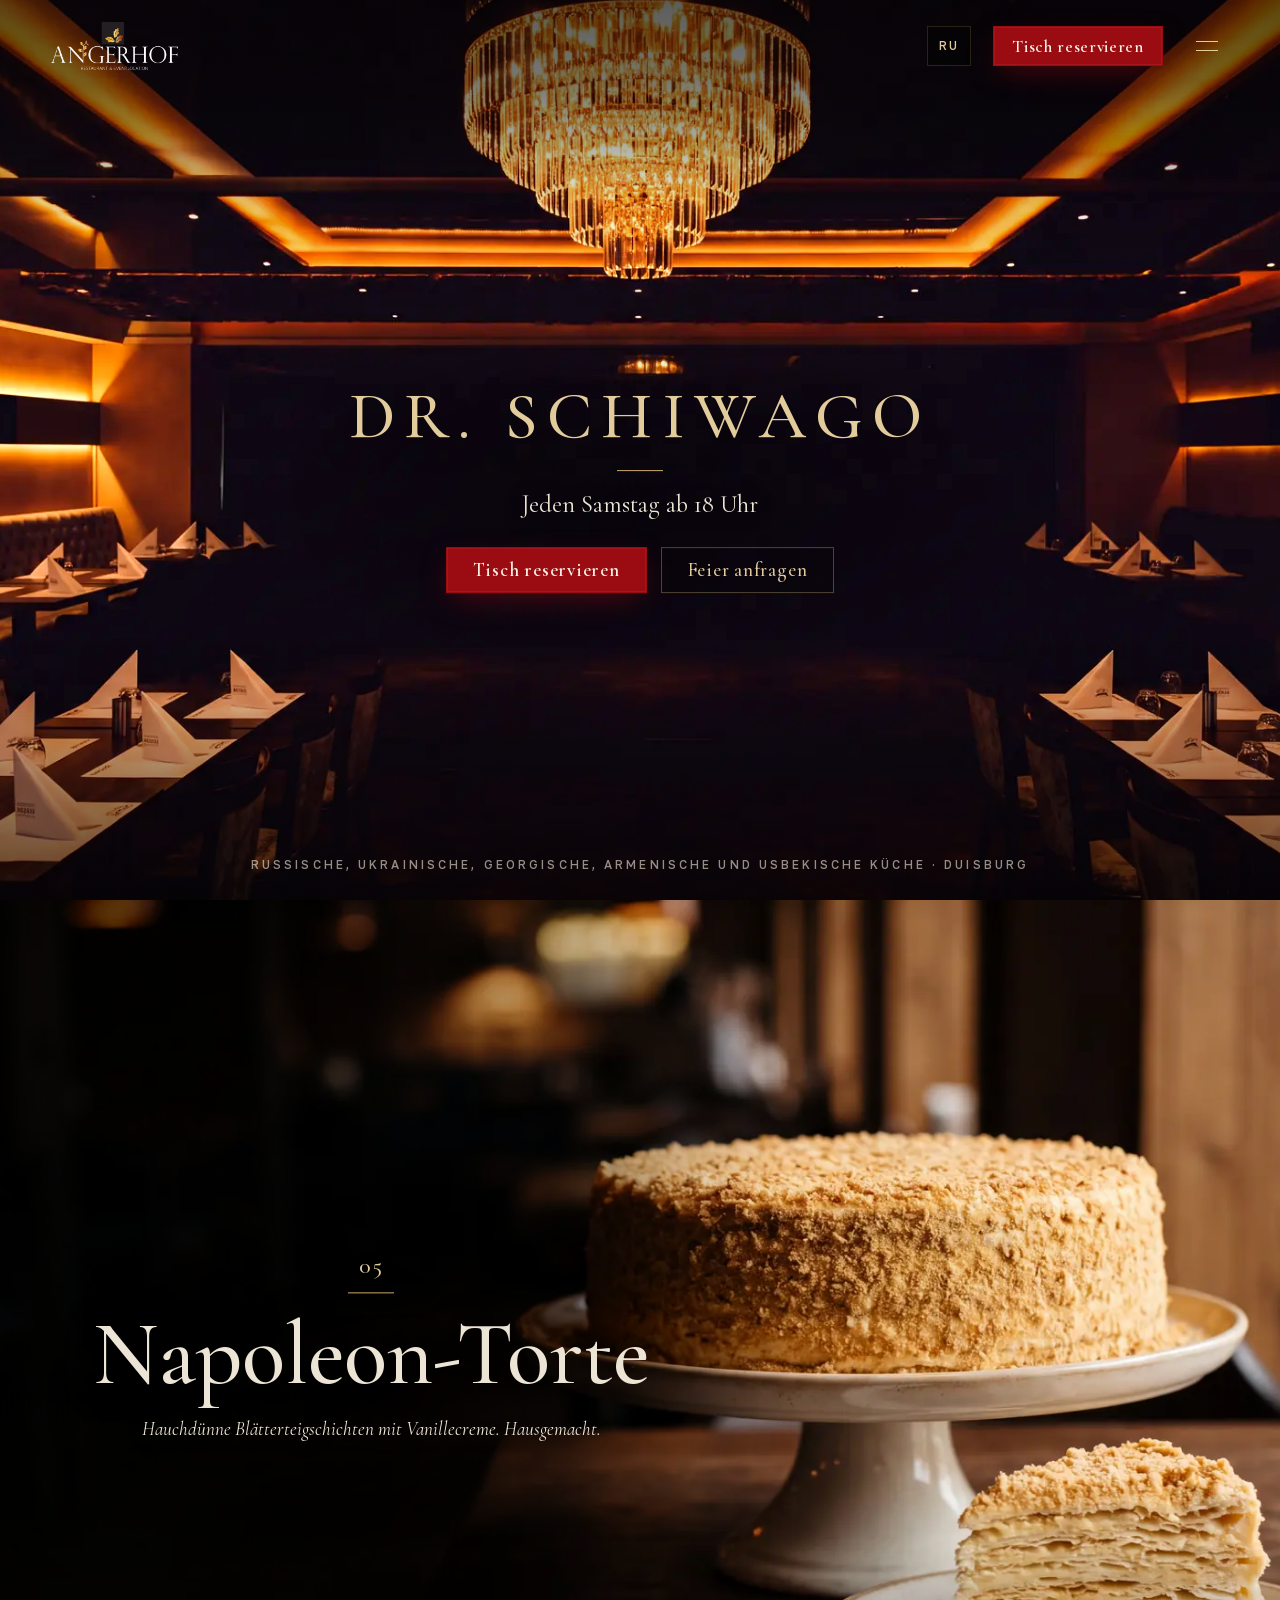
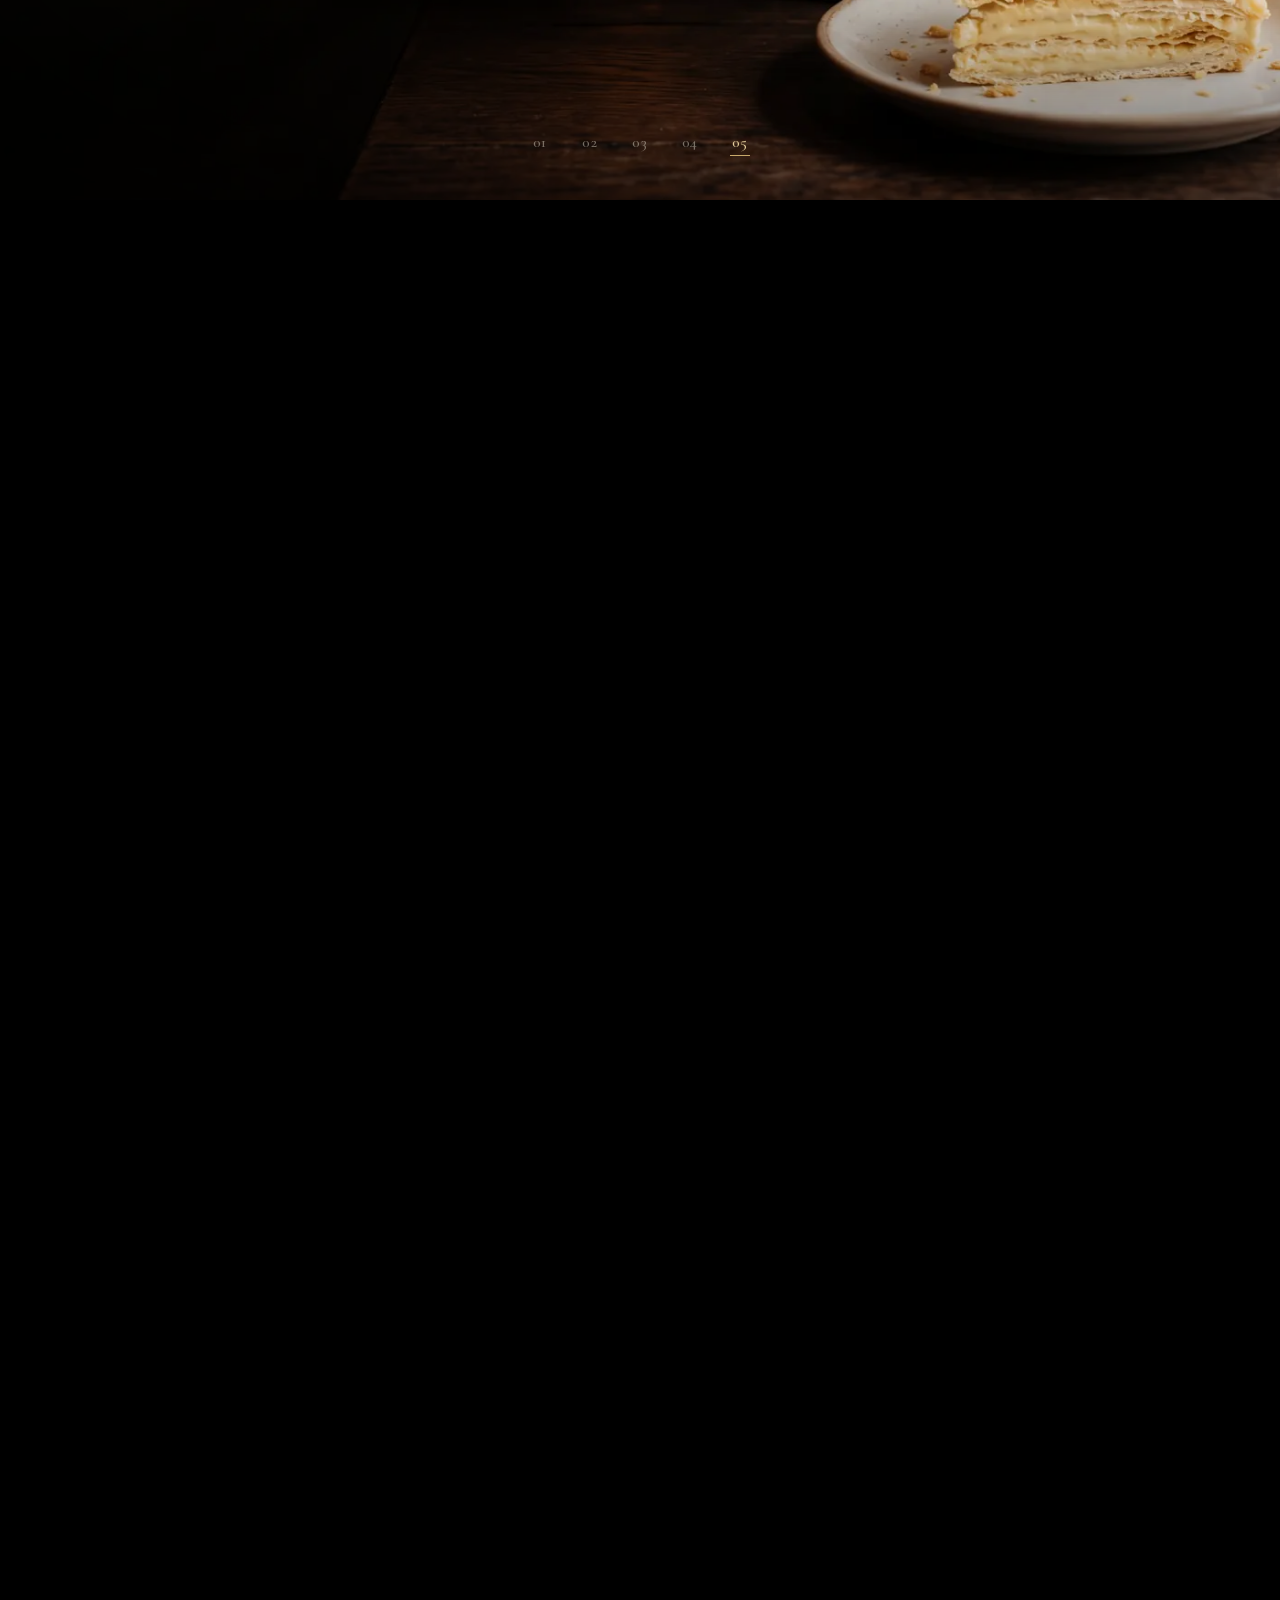
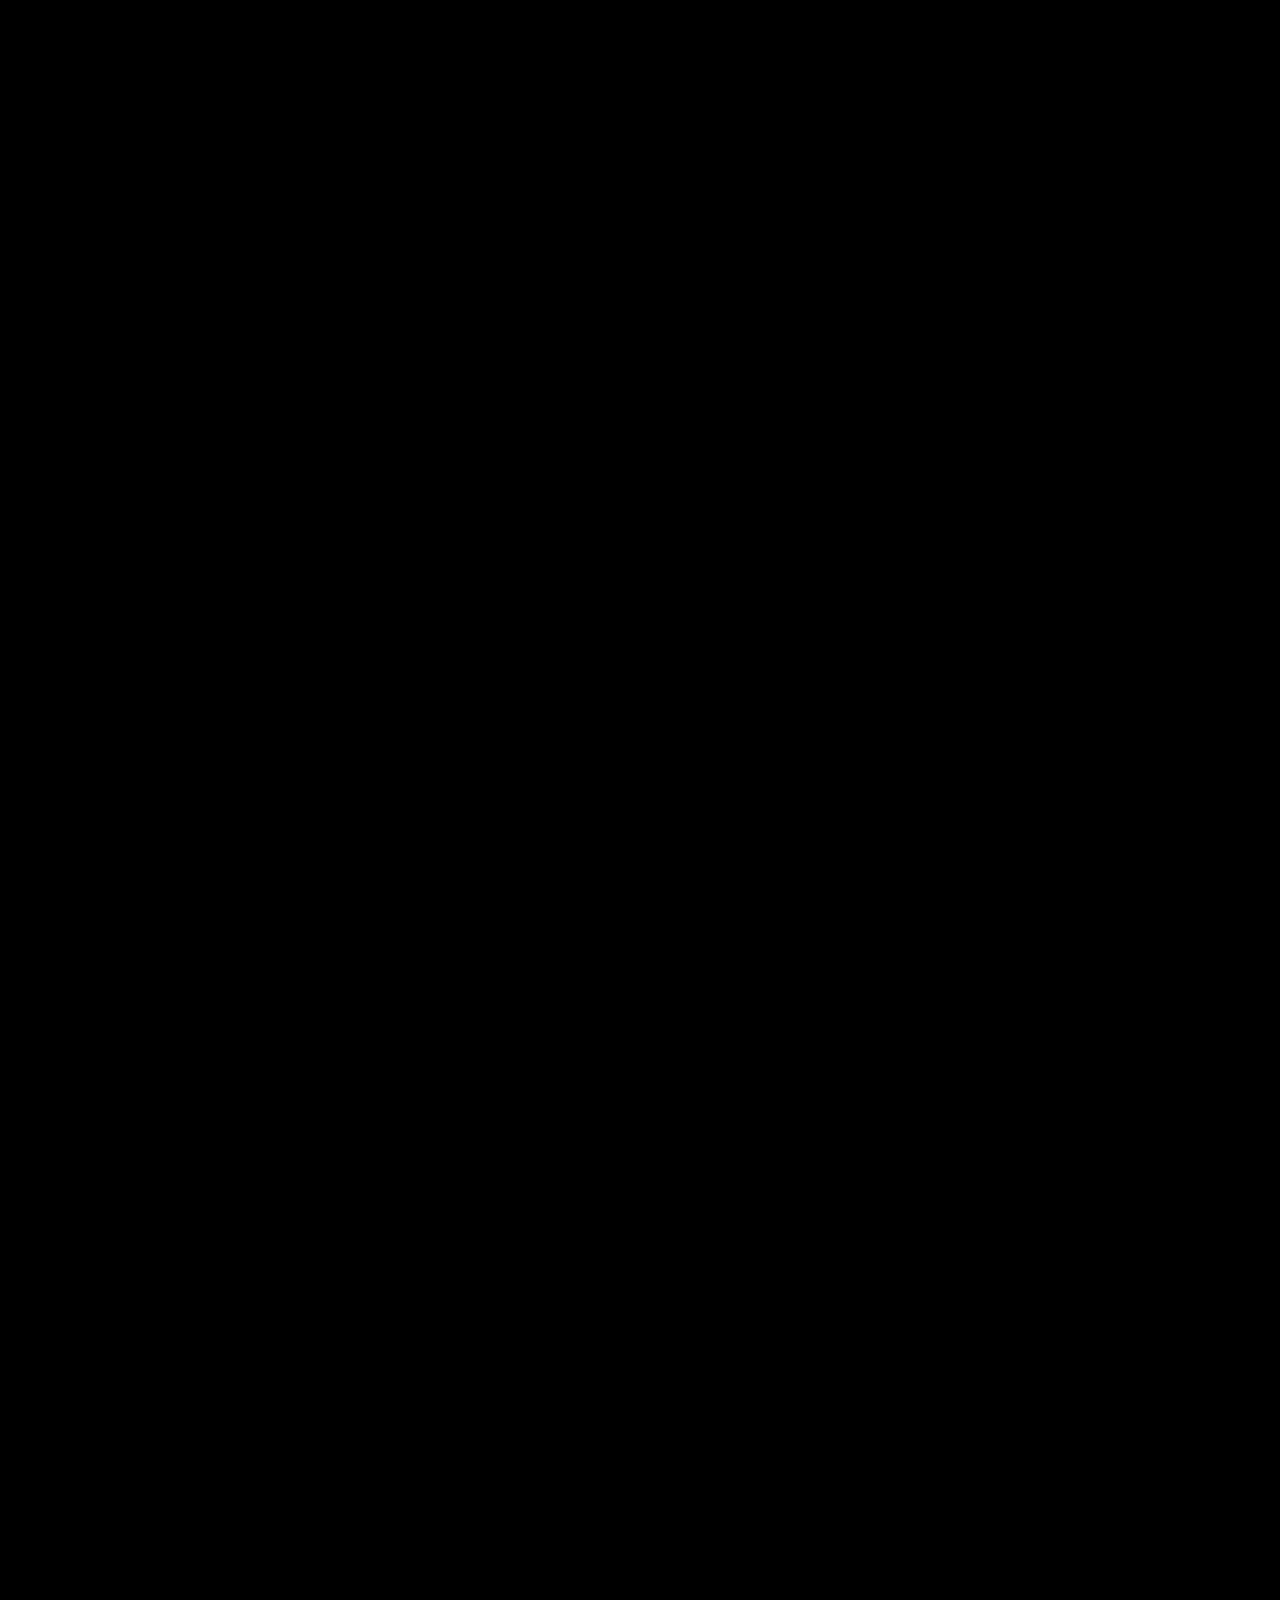
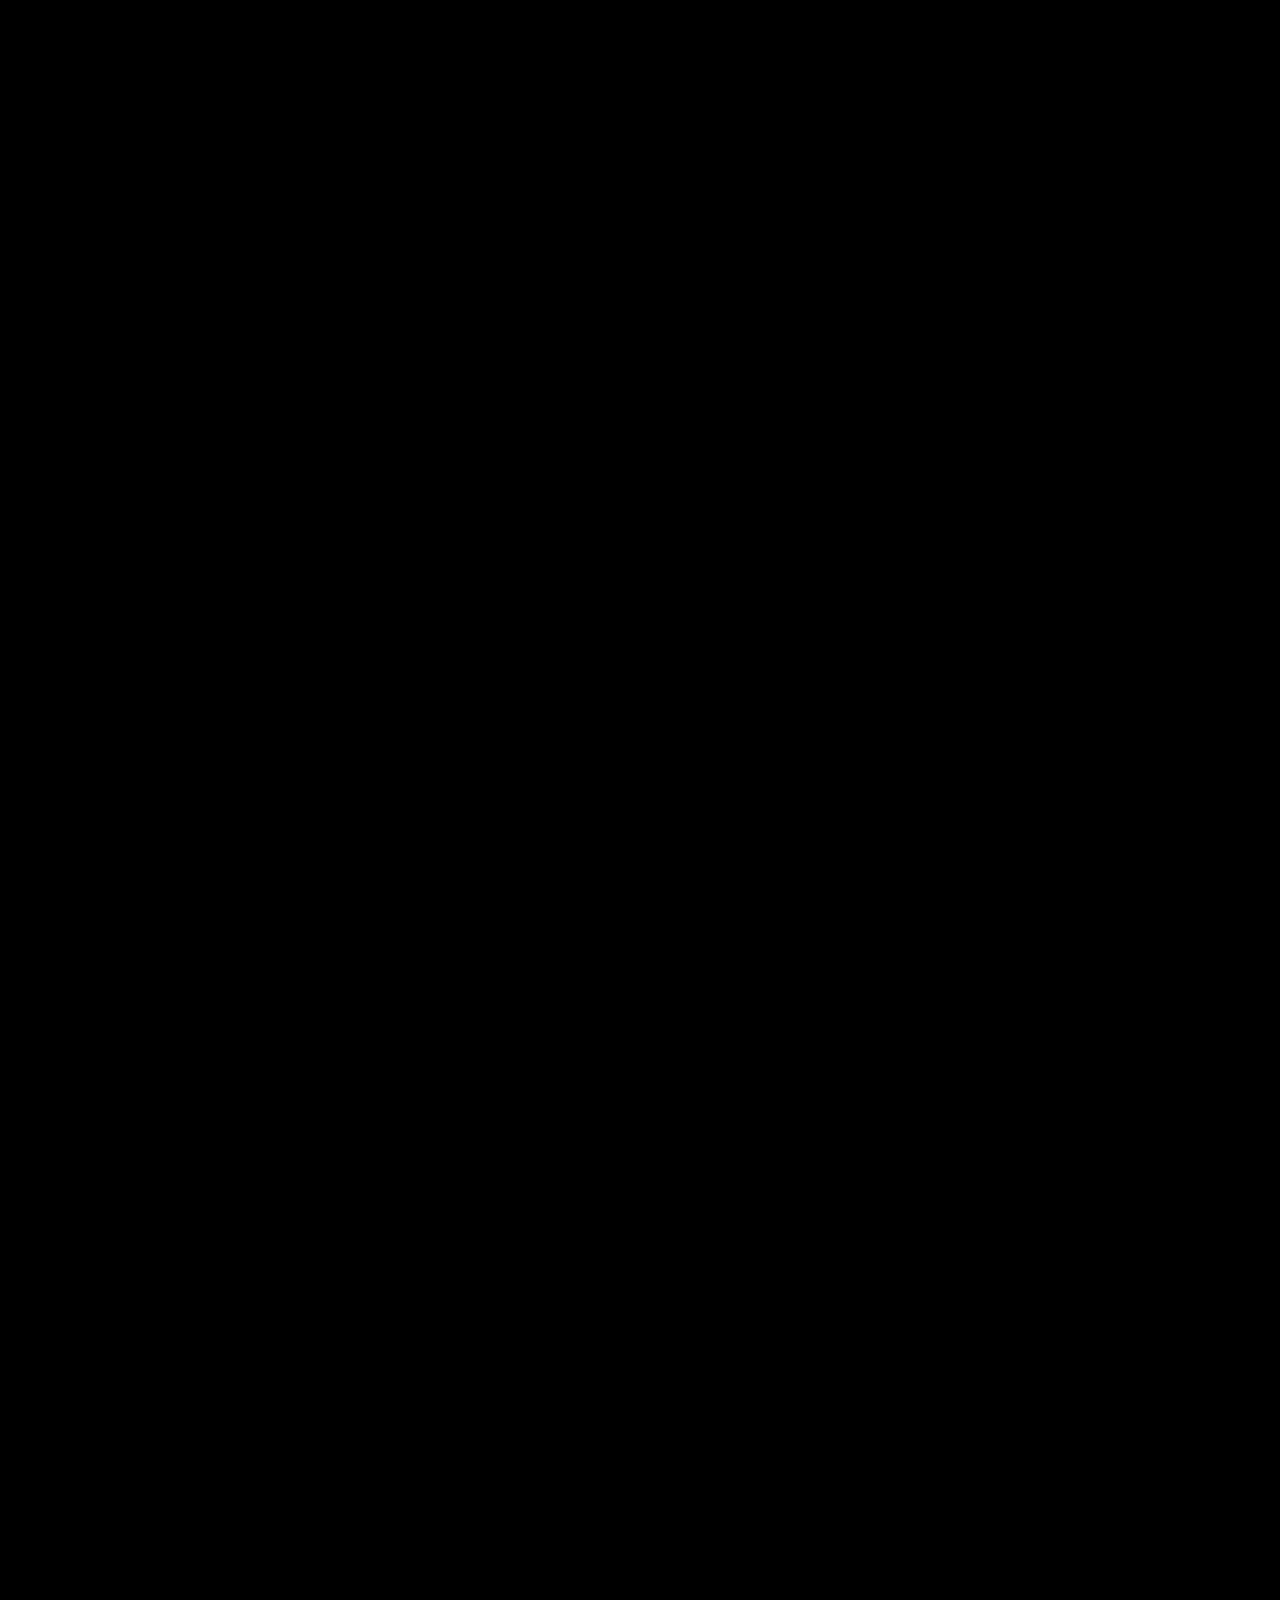
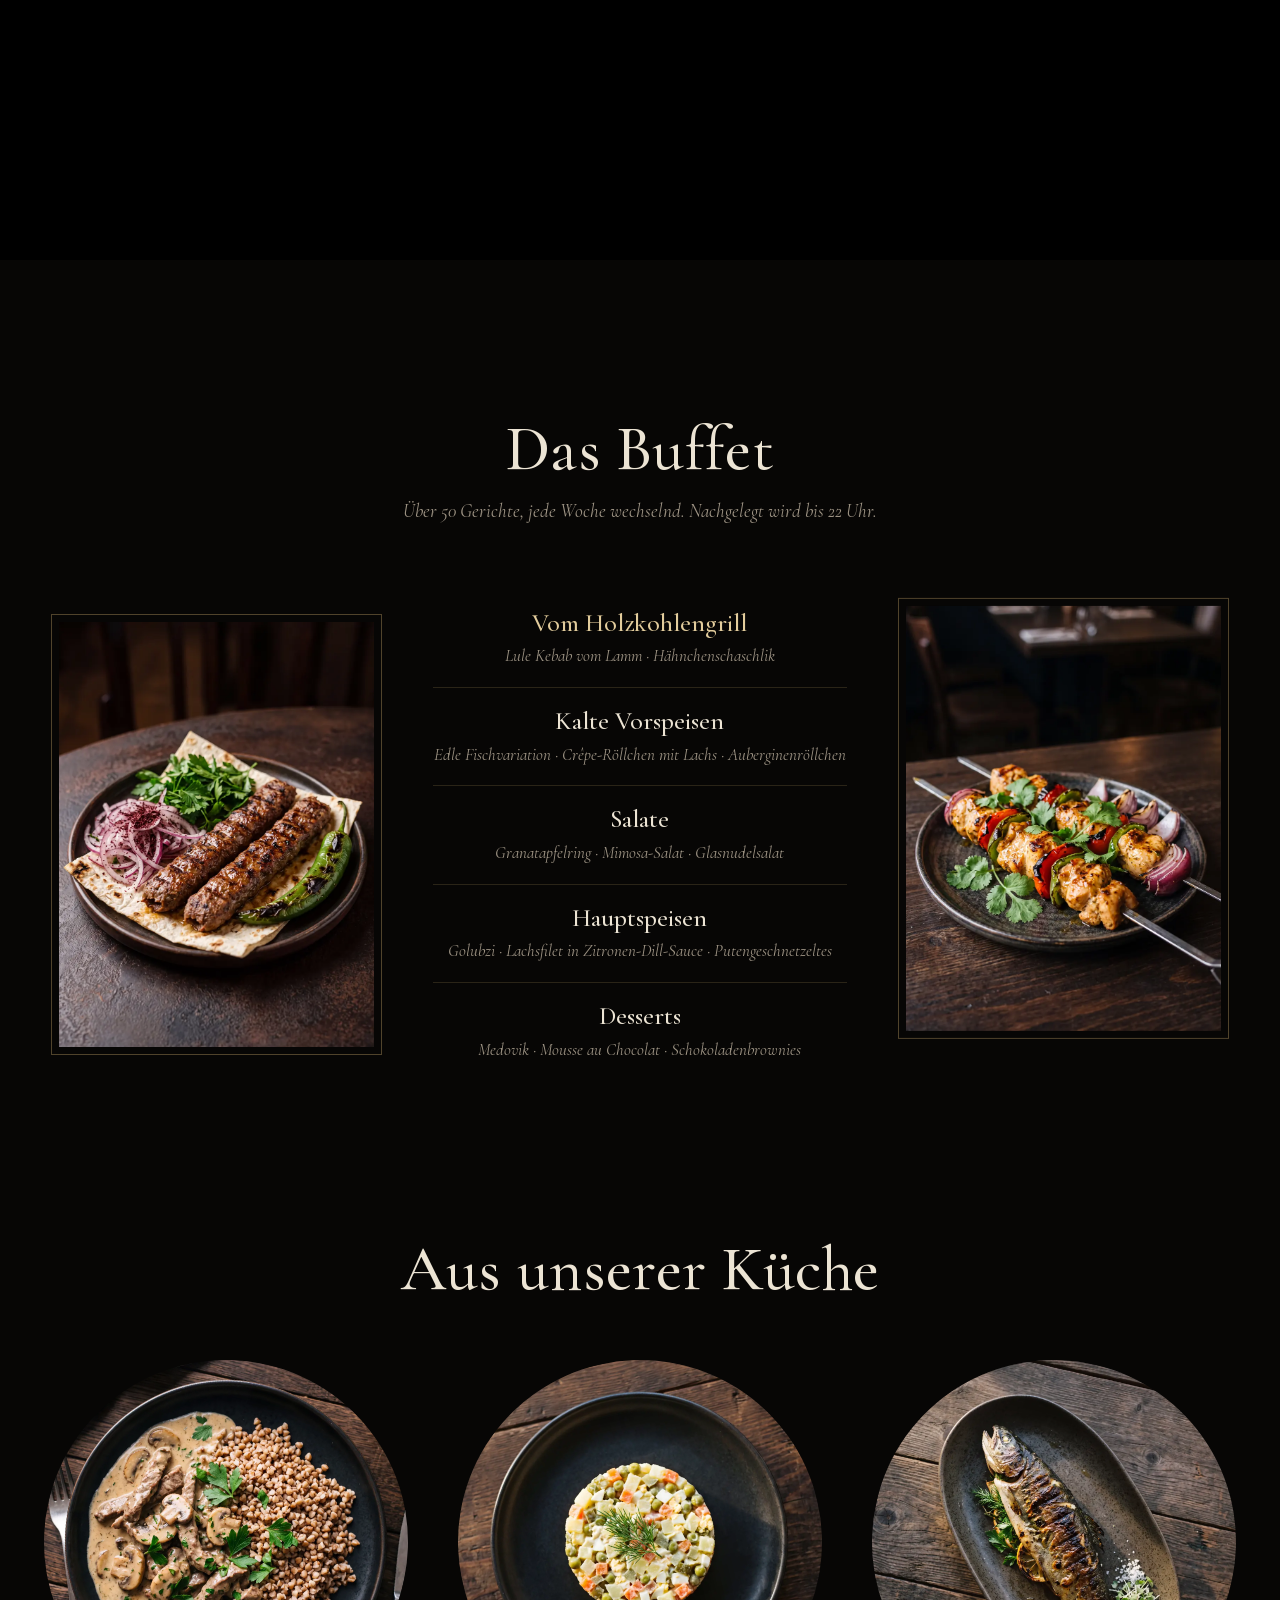
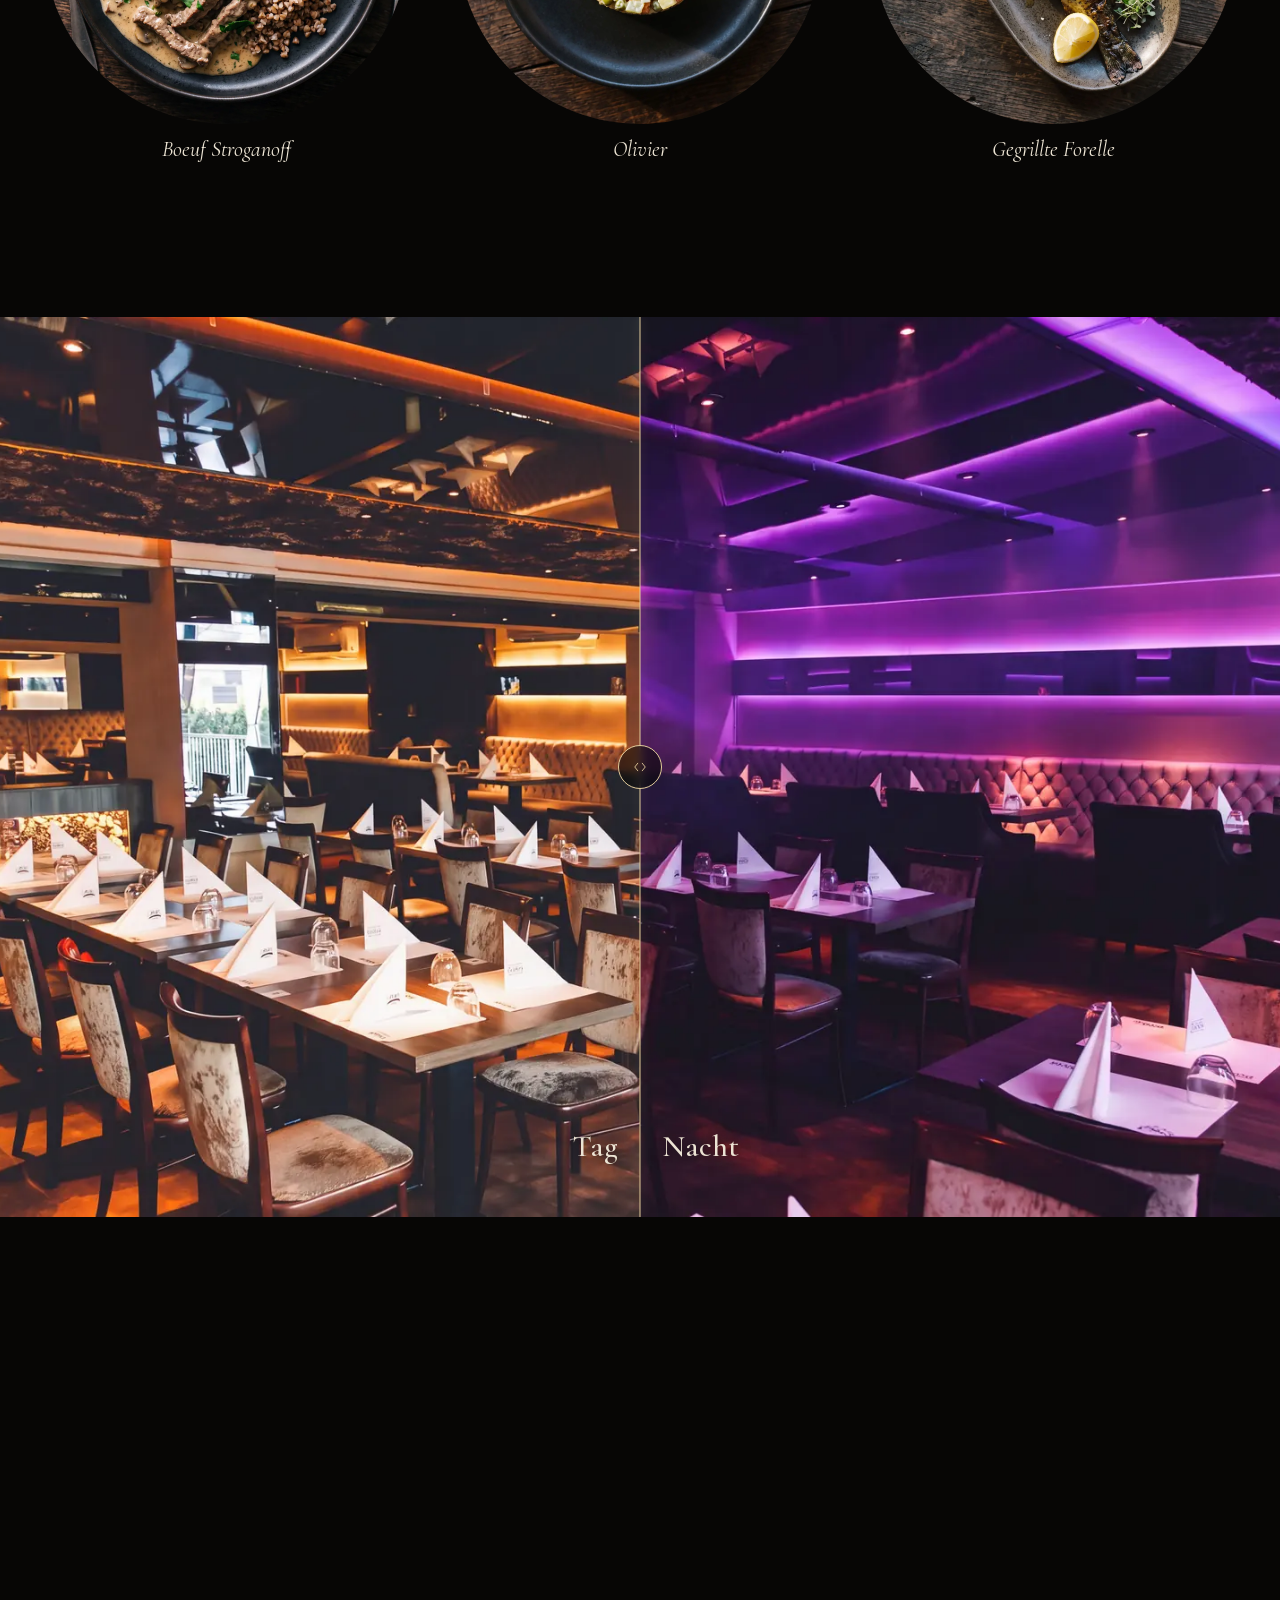
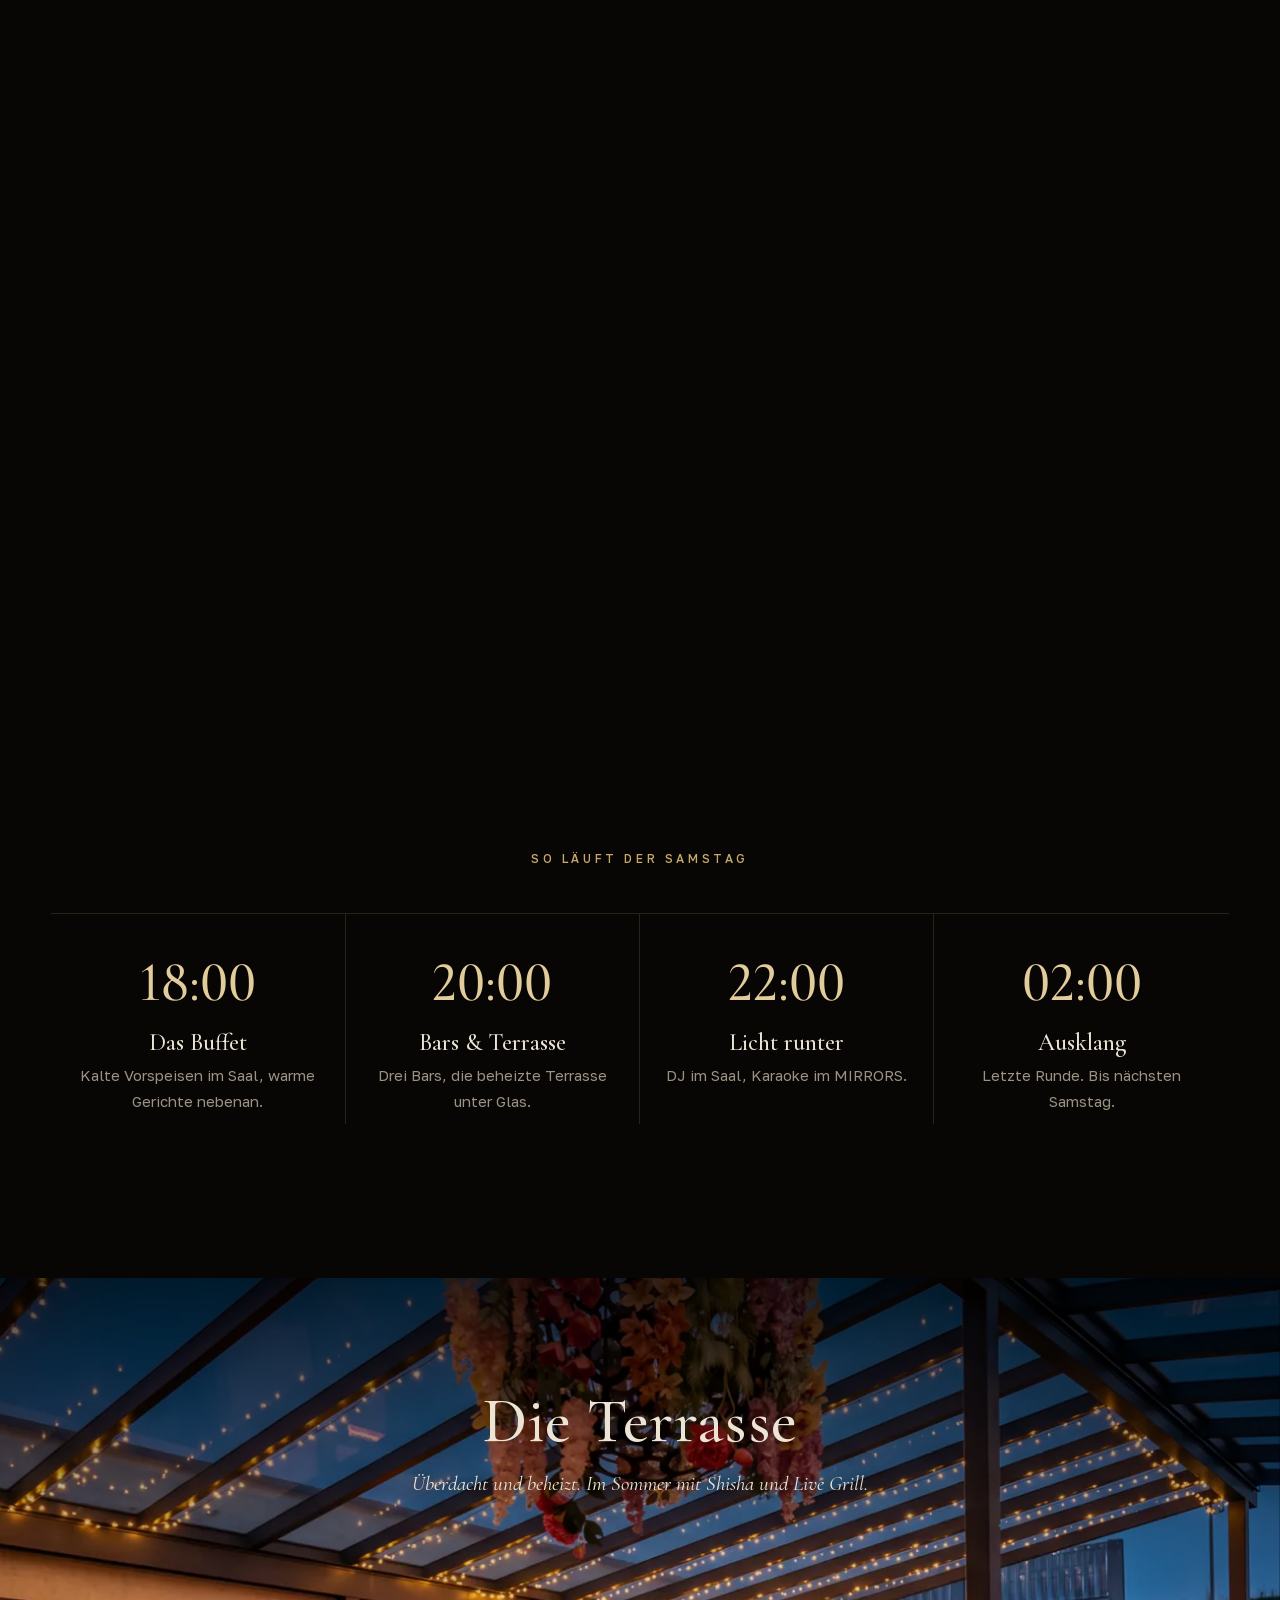
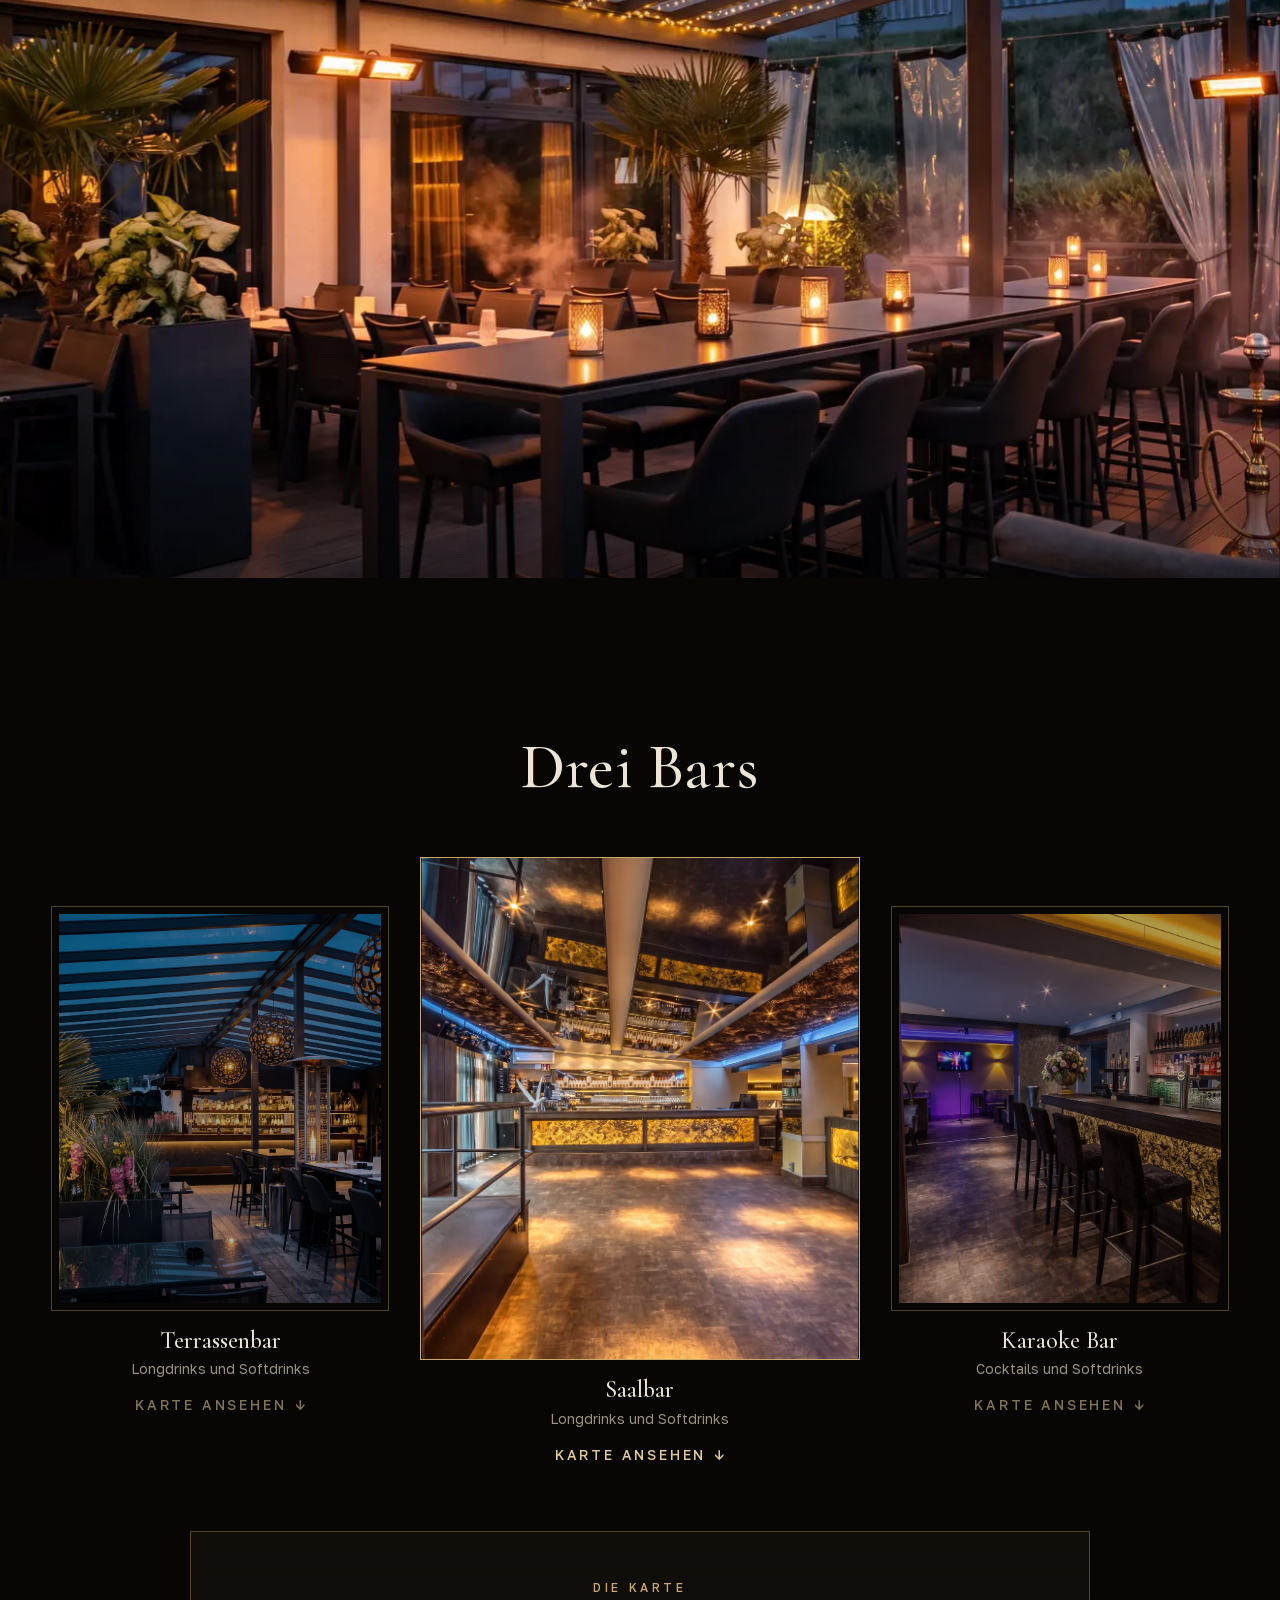
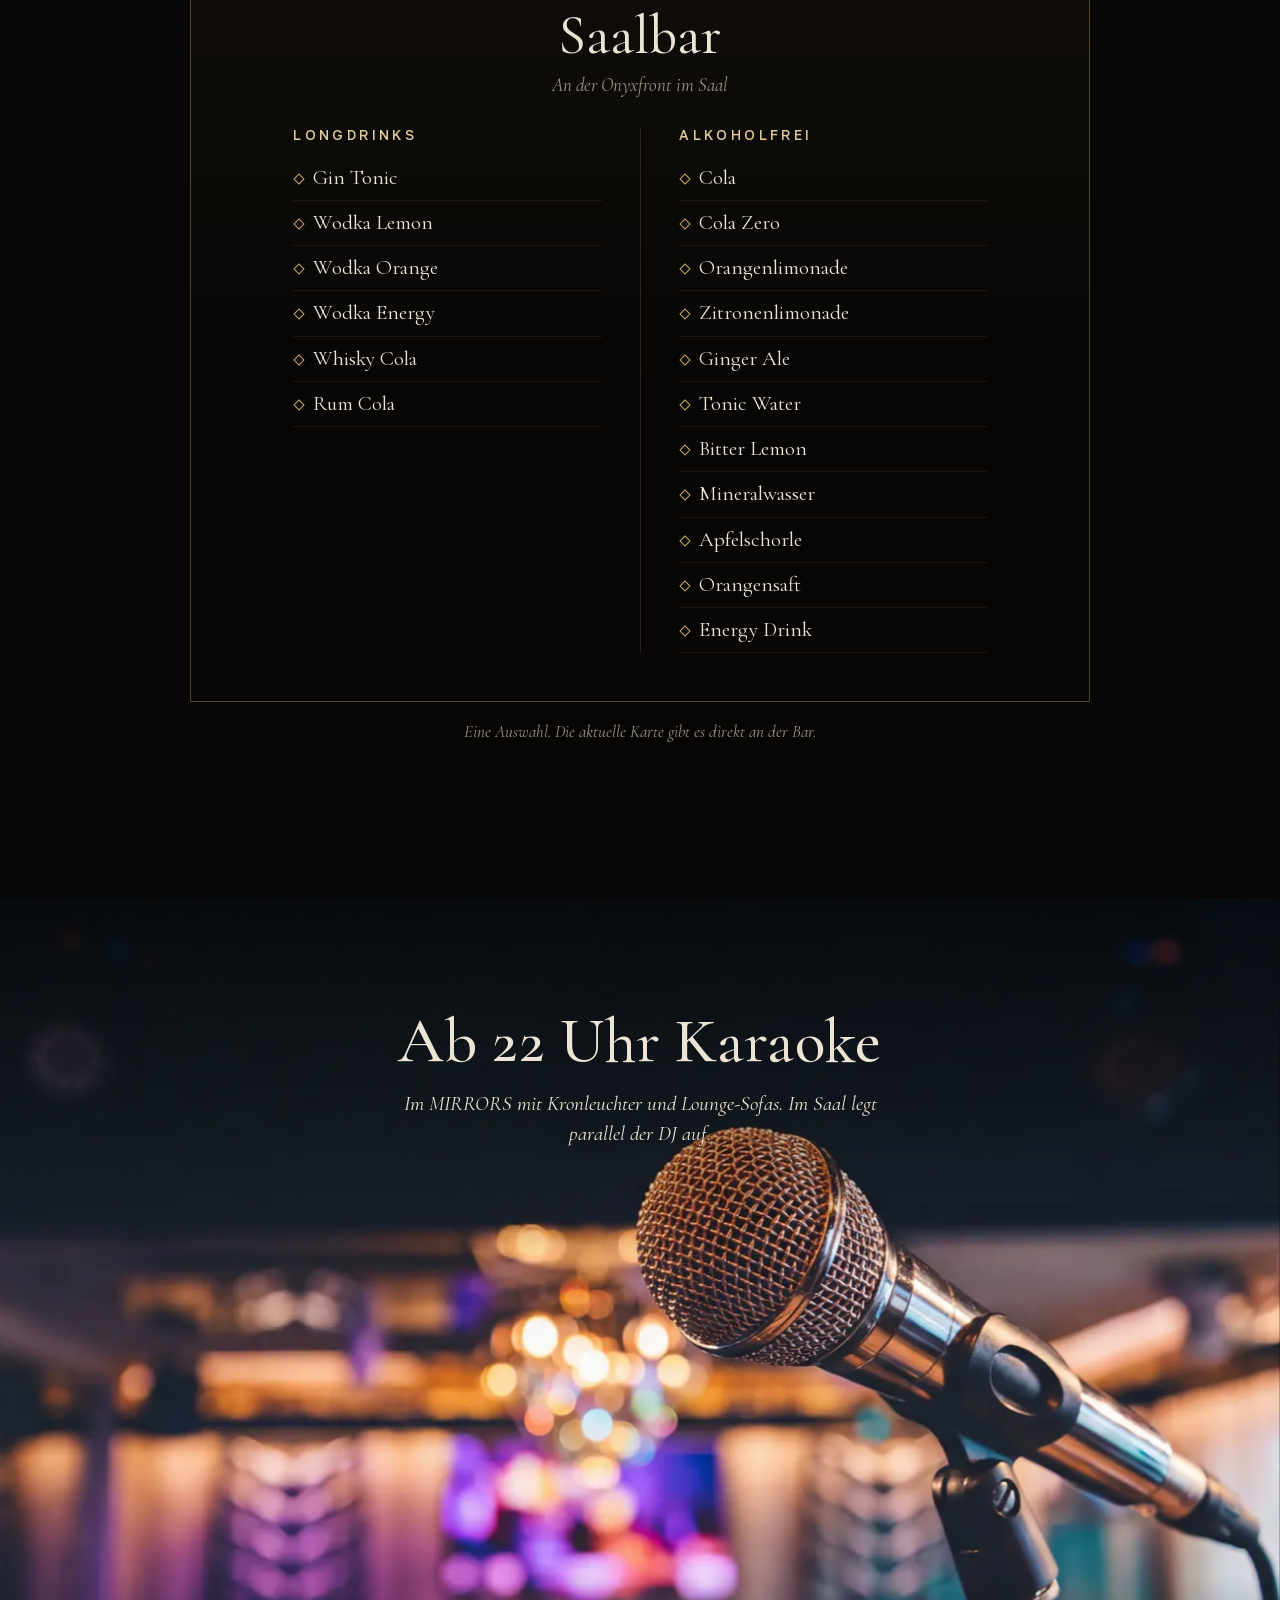
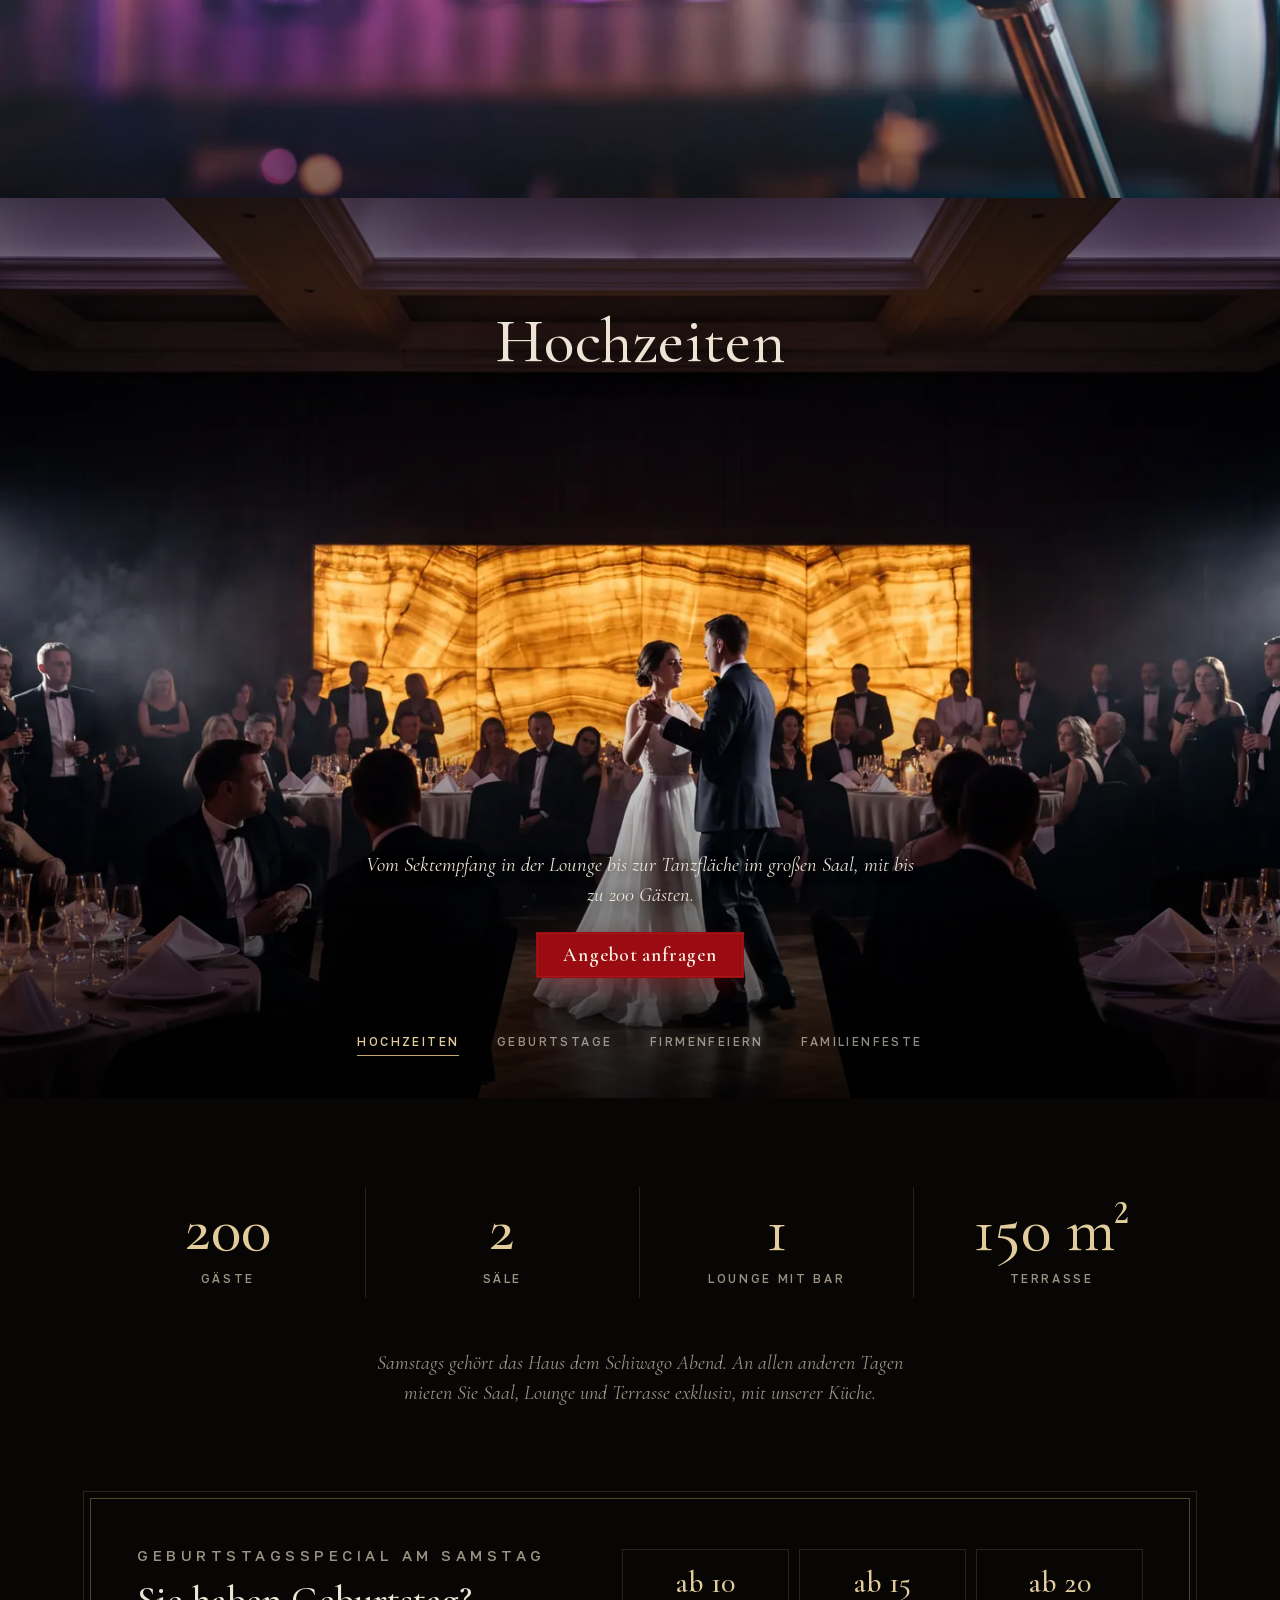
<file: index.html>
<!doctype html>
<html lang="de">
<head>
<meta charset="utf-8">
<meta name="viewport" content="width=device-width, initial-scale=1, viewport-fit=cover">
<title>Dr. Schiwago Duisburg · Russische, ukrainische, georgische, armenische und usbekische Küche</title>
<meta name="description" content="Restaurant in Duisburg mit russischer, ukrainischer, georgischer, armenischer und usbekischer Küche: jeden Samstag ab 18 Uhr Buffet mit über 50 Gerichten, drei Bars, beheizte Terrasse, ab 22 Uhr DJ und Karaoke. Catering und Eventlocation.">
<meta name="robots" content="noindex, nofollow">
<meta name="theme-color" content="#070605">
<link rel="alternate" hreflang="de" href="https://engelstraenen.github.io/drschiwago/index.html">
<link rel="alternate" hreflang="ru" href="https://engelstraenen.github.io/drschiwago/ru/index.html">
<link rel="icon" href="https://drschiwago.de/favicon.png">
<link rel="preload" as="image" href="assets/img/saal-kronleuchter-m-s.webp?v=1795730989" imagesrcset="assets/img/saal-kronleuchter-m-s.webp?v=1795730989 900w, assets/img/saal-kronleuchter-m-l.webp?v=1795730989 1800w" imagesizes="100vw" media="(max-aspect-ratio: 4/5)" fetchpriority="high">
<link rel="preload" as="image" href="assets/img/saal-kronleuchter-s.webp?v=1795730989" imagesrcset="assets/img/saal-kronleuchter-s.webp?v=1795730989 1800w, assets/img/saal-kronleuchter-l.webp?v=1795730989 3840w" imagesizes="100vw" media="(min-aspect-ratio: 4.001/5)" fetchpriority="high">
<link rel="preload" as="font" type="font/woff2" href="assets/fonts/cormorant-garamond-normal-latin.woff2" crossorigin>
<link rel="stylesheet" href="assets/css/fonts.css?v=1795730989">
<link rel="stylesheet" href="assets/css/style.css?v=1795730989">
<script src="assets/js/img.js?v=1795730989"></script>
<script>window.DRS_IG_FEED = ""; /* Behold-JSON-Link eintragen = neue Instagram-Videos erscheinen automatisch (docs/instagram.md) */</script>
</head>
<body>

<header class="nav" id="nav">
  <a class="nav__mark nav__mark--logo" href="#top" aria-label="Angerhof · Dr. Schiwago, nach oben"><img src="assets/img/angerhof-logo-weiss.webp?v=1795730989" alt="Angerhof Restaurant und Eventlocation" width="900" height="340"></a>
  <nav class="nav__links" aria-label="Hauptmenü">
    <a href="#buffet">Buffet</a>
    <a href="#abend">Der Abend</a>
    <a href="rundgang.html">Rundgang</a>
    <a href="#bars">Bars</a>
    <a href="#feiern">Feiern</a>
    <a href="catering.html">Catering</a>
    <a href="#instagram">Instagram</a>
    <a href="#bewertungen">Bewertungen</a>
    <a href="#kontakt">Kontakt</a>
  </nav>
  <a class="nav__lang" href="ru/index.html" hreflang="ru" lang="ru" aria-label="Русская версия">RU</a>
  <a class="line-btn line-btn--blood nav__cta" href="#reservieren">Tisch reservieren</a>
  <button class="nav__burger" aria-label="Menü öffnen" aria-expanded="false"><span></span><span></span></button>
</header>

<main id="top">

  <!-- 1 · HERO -->
  <section class="hero" id="hero" data-need="saal-kronleuchter">
    <picture class="hero__pic"><source media="(max-aspect-ratio: 4/5)" srcset="assets/img/saal-kronleuchter-m-s.webp?v=1795730989 900w, assets/img/saal-kronleuchter-m-l.webp?v=1795730989 1800w" sizes="100vw"><img class="hero__img" data-img="saal-kronleuchter" data-static src="assets/img/saal-kronleuchter-s.webp?v=1795730989" srcset="assets/img/saal-kronleuchter-s.webp?v=1795730989 1800w, assets/img/saal-kronleuchter-l.webp?v=1795730989 3840w" sizes="100vw" width="5504" height="3072" fetchpriority="high" decoding="async" alt="Der Saal von Dr. Schiwago mit Kristallkronleuchter im warmen Licht"></picture>
    <div class="hero__glow" aria-hidden="true"></div>
    <div class="hero__shade" aria-hidden="true"></div>
    <div class="hero__text">
      <h1 class="hero__mark">DR. SCHIWAGO</h1>
      <span class="rule" aria-hidden="true"></span>
      <p class="hero__line">Jeden Samstag ab 18 Uhr</p>
      <div class="hero__btns"><a class="line-btn line-btn--blood" href="#reservieren">Tisch reservieren</a><a class="line-btn" href="anfrage.html">Feier anfragen</a></div>
    </div>
    <p class="hero__foot">Russische, ukrainische, georgische, armenische und usbekische Küche · Duisburg</p>
  </section>

  <!-- 2 · BUFFET: Szenen -->
  <section class="feast" id="buffet" aria-label="Das Buffet">
    <div class="feast__stage">
      <div class="feast__scenes">
        <figure class="feast__scene" data-need="gericht-schaschlik"><img data-img="gericht-schaschlik" alt="Schaschlik über glühender Holzkohle"></figure>
        <figure class="feast__scene" data-need="gericht-canapes"><img data-img="gericht-canapes" alt="Canapés mit Garnelen und rotem Kaviar"></figure>
        <figure class="feast__scene" data-need="gericht-hering"><img data-img="gericht-hering" alt="Hering im Pelzmantel"></figure>
        <figure class="feast__scene" data-need="gericht-plov"><img data-img="gericht-plov" alt="Plov im Kasan"></figure>
        <figure class="feast__scene" data-need="gericht-napoleon"><img data-img="gericht-napoleon" alt="Napoleon-Torte und Medovik"></figure>
      </div>
      <div class="feast__shade" aria-hidden="true"></div>
      <div class="feast__intro" aria-hidden="true">
        <img class="feast__tafel" data-img="tafel" alt="">
        <div class="feast__veil"></div>
        <div class="feast__head">
          <p class="eyebrow">Das Buffet</p>
          <p class="feast__big">Über 50 Gerichte.<br>Jeden Samstag.</p>
          <p class="feast__kitchen">Russisch · Ukrainisch · Georgisch · Armenisch · Usbekisch</p>
        </div>
      </div>
      <div class="feast__texts">
        <article class="feast__text"><span class="feast__no">01</span><span class="rule"></span><h2>Schaschlik</h2><p>Vom echten Holzkohlengrill, nach georgischer und armenischer Art.</p></article>
        <article class="feast__text"><span class="feast__no">02</span><span class="rule"></span><h2>Canapés</h2><p>Mit rotem Kaviar, Garnelen und frischen Kräutern.</p></article>
        <article class="feast__text"><span class="feast__no">03</span><span class="rule"></span><h2>Hering im Pelzmantel</h2><p>Der russische Klassiker in Schichten aus Matjes, Kartoffeln und Roter Bete.</p></article>
        <article class="feast__text"><span class="feast__no">04</span><span class="rule"></span><h2>Plov</h2><p>Zartes Fleisch, Möhren und aromatisch gewürzter Reis aus dem Kasan.</p></article>
        <article class="feast__text"><span class="feast__no">05</span><span class="rule"></span><h2>Napoleon-Torte</h2><p>Hauchdünne Blätterteigschichten mit Vanillecreme. Hausgemacht.</p></article>
      </div>
      <nav class="feast__nav" aria-label="Gerichte">
        <button aria-label="Schaschlik">01</button><button aria-label="Canapés">02</button><button aria-label="Hering im Pelzmantel">03</button><button aria-label="Plov">04</button><button aria-label="Napoleon-Torte">05</button>
      </nav>
    </div>
  </section>

  <!-- 3 · DAS BUFFET: Karte -->
  <section class="menu" id="karte">
    <h2 class="title">Das Buffet</h2>
    <p class="sub">Über 50 Gerichte, jede Woche wechselnd. Nachgelegt wird bis 22 Uhr.</p>
    <div class="menu__grid">
      <figure class="frame menu__pic menu__pic--l" data-need="karte-grill">
        <img class="is-on" data-img="karte-grill" alt="Lule Kebab vom Lamm" data-cat="0">
        <img data-img="karte-vorspeisen" alt="Edle Fischvariation" data-cat="1">
        <img data-img="karte-salate" alt="Granatapfelring" data-cat="2">
        <img data-img="karte-haupt" alt="Golubzi" data-cat="3">
        <img data-img="karte-dessert" alt="Medovik" data-cat="4">
      </figure>
      <ol class="menu__list">
        <li data-cat="0"><h3>Vom Holzkohlengrill</h3><p>Lule Kebab vom Lamm · Hähnchenschaschlik</p></li>
        <li data-cat="1"><h3>Kalte Vorspeisen</h3><p>Edle Fischvariation · Crêpe-Röllchen mit Lachs · Auberginenröllchen</p></li>
        <li data-cat="2"><h3>Salate</h3><p>Granatapfelring · Mimosa-Salat · Glasnudelsalat</p></li>
        <li data-cat="3"><h3>Hauptspeisen</h3><p>Golubzi · Lachsfilet in Zitronen-Dill-Sauce · Putengeschnetzeltes</p></li>
        <li data-cat="4"><h3>Desserts</h3><p>Medovik · Mousse au Chocolat · Schokoladenbrownies</p></li>
      </ol>
      <figure class="frame menu__pic menu__pic--r" data-need="karte-grill-2">
        <img class="is-on" data-img="karte-grill-2" alt="Hähnchenschaschlik" data-cat="0">
        <img data-img="karte-vorspeisen-2" alt="Crêpe-Röllchen mit Lachs" data-cat="1">
        <img data-img="karte-salate-2" alt="Mimosa-Salat" data-cat="2">
        <img data-img="karte-haupt-2" alt="Lachsfilet in Zitronen-Dill-Sauce" data-cat="3">
        <img data-img="karte-dessert-2" alt="Mousse au Chocolat" data-cat="4">
      </figure>
    </div>
  </section>

  <!-- 4 · AUS UNSERER KÜCHE -->
  <section class="plates" id="kueche">
    <h2 class="title">Aus unserer Küche</h2>
    <div class="plates__row">
      <figure class="plate" data-need="teller-stroganoff"><img data-img="teller-stroganoff" alt="Boeuf Stroganoff mit Buchweizen"><figcaption>Boeuf Stroganoff</figcaption></figure>
      <figure class="plate" data-need="teller-olivier"><img data-img="teller-olivier" alt="Olivier-Salat"><figcaption>Olivier</figcaption></figure>
      <figure class="plate" data-need="teller-forelle"><img data-img="teller-forelle" alt="Gegrillte Forelle mit Kräutern"><figcaption>Gegrillte Forelle</figcaption></figure>
    </div>
  </section>

  <!-- 5 · TAG / NACHT -->
  <section class="split" id="abend" data-need="saal-nacht">
    <div class="split__stage">
      <img class="split__img" data-img="saal-nacht" alt="Der Saal in der Nacht mit violettem Licht">
      <div class="split__day"><img class="split__img" data-img="saal-tag" alt="Der Saal bei Tag"></div>
      <div class="split__line" aria-hidden="true"></div>
      <button class="split__knob" aria-label="Tag und Nacht vergleichen, ziehen"><svg viewBox="0 0 24 24" aria-hidden="true"><path d="M9 7l-4 5 4 5M15 7l4 5-4 5"/></svg></button>
      <span class="split__label split__label--l">Tag</span>
      <span class="split__label split__label--r">Nacht</span>
    </div>
  </section>

  <!-- ABLAUF -->
  <section class="flow" aria-label="So läuft der Abend">
    <p class="eyebrow">So läuft der Samstag</p>
    <ol class="flow__list">
      <li class="reveal"><b>18:00</b><h3>Das Buffet</h3><p>Kalte Vorspeisen im Saal, warme Gerichte nebenan.</p></li>
      <li class="reveal"><b>20:00</b><h3>Bars &amp; Terrasse</h3><p>Drei Bars, die beheizte Terrasse unter Glas.</p></li>
      <li class="reveal"><b>22:00</b><h3>Licht runter</h3><p>DJ im Saal, Karaoke im MIRRORS.</p></li>
      <li class="reveal"><b>02:00</b><h3>Ausklang</h3><p>Letzte Runde. Bis nächsten Samstag.</p></li>
    </ol>
  </section>

  <!-- TERRASSE -->
  <section class="wide" id="terrasse" data-need="terrasse">
    <img class="wide__img" data-img="terrasse" alt="Die überdachte Terrasse am Abend">
    <div class="wide__text"><h2 class="title">Die Terrasse</h2><p>Überdacht und beheizt. Im Sommer mit Shisha und Live Grill.</p></div>
  </section>

  <!-- DREI BARS -->
  <section class="bars" id="bars">
    <h2 class="title">Drei Bars</h2>
    <div class="bars__row">
      <figure class="bar" data-need="bar-terrasse" tabindex="0" role="button" aria-label="Karte der Terrassenbar ansehen"><div class="frame bar__frame"><img data-img="bar-terrasse" alt="Die Terrassenbar unter dem Glasdach"></div><figcaption><b>Terrassenbar</b>Longdrinks und Softdrinks<span class="bar__hint">Karte ansehen</span></figcaption></figure>
      <figure class="bar is-active" data-need="bar-saal" tabindex="0" role="button" aria-label="Karte der Saalbar ansehen"><div class="frame bar__frame"><img data-img="bar-saal" alt="Die Saalbar mit Onyxfront"></div><figcaption><b>Saalbar</b>Longdrinks und Softdrinks<span class="bar__hint">Karte ansehen</span></figcaption></figure>
      <figure class="bar" data-need="bar-karaoke" tabindex="0" role="button" aria-label="Karte der Karaoke Bar ansehen"><div class="frame bar__frame"><img data-img="bar-karaoke" alt="Die Karaoke Bar im Foyer"></div><figcaption><b>Karaoke Bar</b>Cocktails und Softdrinks<span class="bar__hint">Karte ansehen</span></figcaption></figure>
    </div>
    <div class="barmenu" aria-live="polite">
      <article class="barmenu__card" data-bar="bar-terrasse">
        <header class="barmenu__head"><p class="eyebrow">Die Karte</p><h3>Terrassenbar</h3><p class="barmenu__where">Unter dem Glasdach</p></header>
        <div class="barmenu__cols"><div><p class="barmenu__t">Longdrinks</p><ul><li>Gin Tonic</li><li>Wodka Lemon</li><li>Wodka Orange</li><li>Wodka Energy</li><li>Whisky Cola</li><li>Rum Cola</li></ul></div><div><p class="barmenu__t">Alkoholfrei</p><ul><li>Cola</li><li>Cola Zero</li><li>Orangenlimonade</li><li>Zitronenlimonade</li><li>Ginger Ale</li><li>Tonic Water</li><li>Bitter Lemon</li><li>Mineralwasser</li><li>Apfelschorle</li><li>Orangensaft</li><li>Energy Drink</li></ul></div></div>
      </article>
      <article class="barmenu__card is-on" data-bar="bar-saal">
        <header class="barmenu__head"><p class="eyebrow">Die Karte</p><h3>Saalbar</h3><p class="barmenu__where">An der Onyxfront im Saal</p></header>
        <div class="barmenu__cols"><div><p class="barmenu__t">Longdrinks</p><ul><li>Gin Tonic</li><li>Wodka Lemon</li><li>Wodka Orange</li><li>Wodka Energy</li><li>Whisky Cola</li><li>Rum Cola</li></ul></div><div><p class="barmenu__t">Alkoholfrei</p><ul><li>Cola</li><li>Cola Zero</li><li>Orangenlimonade</li><li>Zitronenlimonade</li><li>Ginger Ale</li><li>Tonic Water</li><li>Bitter Lemon</li><li>Mineralwasser</li><li>Apfelschorle</li><li>Orangensaft</li><li>Energy Drink</li></ul></div></div>
      </article>
      <article class="barmenu__card" data-bar="bar-karaoke">
        <header class="barmenu__head"><p class="eyebrow">Die Karte</p><h3>Karaoke Bar</h3><p class="barmenu__where">Im Foyer, direkt am Eingang</p></header>
        <div class="barmenu__cols"><div><p class="barmenu__t">Cocktails</p><ul><li>Mojito</li><li>Caipirinha</li><li>Piña Colada</li><li>Sex on the Beach</li><li>Moscow Mule</li><li>Long Island Iced Tea</li><li>Espresso Martini</li></ul></div><div><p class="barmenu__t">Alkoholfrei</p><ul><li>Cola</li><li>Cola Zero</li><li>Orangenlimonade</li><li>Zitronenlimonade</li><li>Ginger Ale</li><li>Tonic Water</li><li>Bitter Lemon</li><li>Mineralwasser</li><li>Apfelschorle</li><li>Orangensaft</li><li>Energy Drink</li></ul></div></div>
      </article>
      <p class="barmenu__note">Eine Auswahl. Die aktuelle Karte gibt es direkt an der Bar.</p>
    </div>
  </section>

  <!-- KARAOKE -->
  <section class="wide wide--karaoke" id="karaoke" data-need="mikro">
    <img class="wide__img" data-img="mikro" alt="Mikrofon vor den Lichtern des Karaoke Raums">
    <div class="wide__text"><h2 class="title">Ab 22 Uhr Karaoke</h2><p>Im MIRRORS mit Kronleuchter und Lounge-Sofas. Im Saal legt parallel der DJ auf.</p></div>
  </section>

  <!-- 6 · HOCHZEITEN / FEIERN -->
  <section class="events" id="feiern">
    <div class="events__stage">
      <figure class="evp is-on" data-need="hochzeit"><img data-img="hochzeit" alt="Hochzeitsfeier im Saal"></figure>
      <figure class="evp" data-need="event-geburtstag"><img data-img="event-geburtstag" alt="Geburtstagstafel mit Torte im Saal"></figure>
      <figure class="evp" data-need="event-firma"><img data-img="event-firma" alt="Lange Tafel für eine Firmenfeier"></figure>
      <figure class="evp" data-need="event-familie"><img data-img="event-familie" alt="Festlich gedeckter Saal für ein Familienfest"></figure>
      <div class="events__shade" aria-hidden="true"></div>
      <h2 class="title events__title" data-ev-title>Hochzeiten</h2>
      <div class="events__copy">
        <p data-ev-text>Vom Sektempfang in der Lounge bis zur Tanzfläche im großen Saal, mit bis zu 200 Gästen.</p>
        <a class="line-btn line-btn--blood" data-ev-link href="anfrage.html?anlass=Hochzeit">Angebot anfragen</a>
      </div>
      <div class="events__tabs" role="tablist" aria-label="Anlass wählen">
        <button class="ev is-on" role="tab" aria-selected="true">Hochzeiten</button>
        <button class="ev" role="tab" aria-selected="false">Geburtstage</button>
        <button class="ev" role="tab" aria-selected="false">Firmenfeiern</button>
        <button class="ev" role="tab" aria-selected="false">Familienfeste</button>
      </div>
    </div>
    <div class="events__facts">
      <div class="reveal"><b>200</b><span>Gäste</span></div>
      <div class="reveal"><b>2</b><span>Säle</span></div>
      <div class="reveal"><b>1</b><span>Lounge mit Bar</span></div>
      <div class="reveal"><b>150 m²</b><span>Terrasse</span></div>
    </div>
    <p class="events__note">Samstags gehört das Haus dem Schiwago Abend. An allen anderen Tagen mieten Sie Saal, Lounge und Terrasse exklusiv, mit unserer Küche.</p>
    <div class="bday reveal">
      <div>
        <p class="eyebrow">Geburtstagsspecial am Samstag</p>
        <h3>Sie haben Geburtstag?</h3>
        <p>Fällt Ihr Geburtstag in die Woche vom Samstag, geht ein Teil des Abends aufs Haus.</p>
      </div>
      <ul class="tiers">
        <li><b>ab 10</b><span>Personen</span><em>1 Flasche Prosecco</em></li>
        <li><b>ab 15</b><span>Personen</span><em>1 Flasche Vodka 0,5 l</em></li>
        <li><b>ab 20</b><span>Personen</span><em>2 Flaschen Prosecco</em></li>
      </ul>
      <p class="fine">Nur mit Buffetbuchung bis 22 Uhr, für registrierte Nutzer der Dr. Schiwago App. Bitte an der Kasse mit Ausweis melden.</p>
    </div>
  </section>

  <!-- 7 · CATERING -->
  <section class="cater" id="catering">
    <figure class="cater__img" data-need="catering-bg"><img data-img="catering-bg" alt="Catering-Buffet bei einer Feier"></figure>
    <div class="cater__panel">
      <p class="eyebrow">Catering von Dr. Schiwago</p>
      <h2 class="title">Festliches Buffet</h2>
      <p class="sub">61 Gerichte in fünf Gängen. Sie wählen Ihre Favoriten, wir kochen für Ihre Feier.</p>
      <div class="acc">
        <details><summary><span>1.</span> Vorspeisen</summary><p>Vitello Tonnato, Pastrami, Hähnchensülze, Zucchiniröllchen. <em>4 aus 17</em></p></details>
        <details><summary><span>2.</span> Salate</summary><p>Caesar Salad, Griechischer Bauernsalat, Rucola-Salat mit Garnelen, Krabbenstäbchen-Salat. <em>4 aus 14</em></p></details>
        <details><summary><span>3.</span> Hauptspeisen</summary><p>Hähnchenbrust in Champignon-Rahmsauce, Hähnchenbrust in Orangen-Chili-Sauce und mehr vom Holzkohlengrill. <em>4 aus 12</em></p></details>
        <details><summary><span>4.</span> Beilagen</summary><p>Kartoffelgratin mit Trüffel, Rosmarinkartoffeln, Ratatouille, Süßkartoffel-Pommes. <em>4 aus 11</em></p></details>
        <details><summary><span>5.</span> Desserts</summary><p>Tiramisu, Früchtevariation der Saison. <em>3 aus 7</em></p></details>
      </div>
      <a class="line-btn" href="catering.html">Buffet zusammenstellen</a>
    </div>
  </section>

  <!-- INSTAGRAM -->
  <section class="insta" id="instagram">
    <div class="insta__head">
      <p class="eyebrow">Instagram · 17.500 Follower</p>
      <h2 class="title">Samstag auf Instagram</h2>
      <a class="line-btn" href="https://www.instagram.com/dr.schiwago_restaurant/" target="_blank" rel="noopener">@dr.schiwago_restaurant</a>
    </div>
    <div class="insta__row" data-ig-row>
      <blockquote class="instagram-media insta__item" data-instgrm-permalink="https://www.instagram.com/reel/DO-suQnDZ4i/" data-instgrm-version="14"><a href="https://www.instagram.com/reel/DO-suQnDZ4i/" target="_blank" rel="noopener">Video auf Instagram ansehen</a></blockquote>
      <blockquote class="instagram-media insta__item" data-instgrm-permalink="https://www.instagram.com/reel/DdYgJqhOgtG/" data-instgrm-version="14"><a href="https://www.instagram.com/reel/DdYgJqhOgtG/" target="_blank" rel="noopener">Video auf Instagram ansehen</a></blockquote>
      <blockquote class="instagram-media insta__item" data-instgrm-permalink="https://www.instagram.com/reel/DZZbvXZoxPY/" data-instgrm-version="14"><a href="https://www.instagram.com/reel/DZZbvXZoxPY/" target="_blank" rel="noopener">Video auf Instagram ansehen</a></blockquote>
      <blockquote class="instagram-media insta__item" data-instgrm-permalink="https://www.instagram.com/reel/DPn8pC4jRvj/" data-instgrm-version="14"><a href="https://www.instagram.com/reel/DPn8pC4jRvj/" target="_blank" rel="noopener">Video auf Instagram ansehen</a></blockquote>
      <blockquote class="instagram-media insta__item" data-instgrm-permalink="https://www.instagram.com/reel/DQHv66KCMuV/" data-instgrm-version="14"><a href="https://www.instagram.com/reel/DQHv66KCMuV/" target="_blank" rel="noopener">Video auf Instagram ansehen</a></blockquote>
      <blockquote class="instagram-media insta__item" data-instgrm-permalink="https://www.instagram.com/reel/DUx4AXRCND5/" data-instgrm-version="14"><a href="https://www.instagram.com/reel/DUx4AXRCND5/" target="_blank" rel="noopener">Video auf Instagram ansehen</a></blockquote>
    </div>
  </section>

  <!-- BEWERTUNGEN (Google, Stand 22.11.2026; Tripadvisor auf Wunsch Eugen weggelassen, Trustpilot: kein Profil) -->
  <section class="reviews" id="bewertungen">
    <p class="eyebrow">Bewertungen</p>
    <h2 class="title">Was unsere Gäste sagen</h2>
    <div class="rev__grid">
      <a class="rev reveal" href="https://maps.google.com/?cid=11130484458952799172" target="_blank" rel="noopener" data-rate="4.6">
        <span class="rev__src">Google</span>
        <b class="rev__note" data-to-dec="4.6">4,6</b>
        <span class="rev__stars" aria-label="4,6 von 5 Sternen"><span class="rev__stars-off">★★★★★</span><span class="rev__stars-on">★★★★★</span></span>
        <span class="rev__count"><b data-to="489">489</b> Bewertungen</span>
        <span class="rev__meta">Russisches Restaurant · Stand 22.11.2026</span>
        <span class="rev__link">Profil ansehen</span>
      </a>
    </div>
    <div class="ticker ticker--g" aria-hidden="true"><div class="ticker__row"><span>Google 4,6 von 5</span><i aria-hidden="true">✦</i><span>489 Bewertungen</span><i aria-hidden="true">✦</i><span>Häufig erwähnt:</span><i aria-hidden="true">✦</i><span>Musik · 55</span><i aria-hidden="true">✦</i><span>Abend · 26</span><i aria-hidden="true">✦</i><span>Buffet · 21</span><i aria-hidden="true">✦</i><span>DJ · 20</span><i aria-hidden="true">✦</i><span>Tanzfläche · 18</span><i aria-hidden="true">✦</i><span>Publikum · 7</span><i aria-hidden="true">✦</i><span>Karaoke · 6</span><i aria-hidden="true">✦</i><span>Schaschlik · 5</span><i aria-hidden="true">✦</i><span>Google 4,6 von 5</span><i aria-hidden="true">✦</i><span>489 Bewertungen</span><i aria-hidden="true">✦</i><span>Häufig erwähnt:</span><i aria-hidden="true">✦</i><span>Musik · 55</span><i aria-hidden="true">✦</i><span>Abend · 26</span><i aria-hidden="true">✦</i><span>Buffet · 21</span><i aria-hidden="true">✦</i><span>DJ · 20</span><i aria-hidden="true">✦</i><span>Tanzfläche · 18</span><i aria-hidden="true">✦</i><span>Publikum · 7</span><i aria-hidden="true">✦</i><span>Karaoke · 6</span><i aria-hidden="true">✦</i><span>Schaschlik · 5</span><i aria-hidden="true">✦</i></div></div>
    <div class="samples" aria-live="polite">
      <figure class="sample is-on"><blockquote>Das Buffet war riesig, und um zehn wurde aus dem Restaurant eine Tanzfläche.</blockquote><figcaption>Beispiel · noch keine echte Bewertung</figcaption></figure>
      <figure class="sample"><blockquote>Erst das Buffet, dann Karaoke im MIRRORS. So muss ein Samstag sein.</blockquote><figcaption>Beispiel · noch keine echte Bewertung</figcaption></figure>
      <figure class="sample"><blockquote>Wir haben hier einen runden Geburtstag gefeiert, alles war liebevoll vorbereitet.</blockquote><figcaption>Beispiel · noch keine echte Bewertung</figcaption></figure>
    </div>
    <a class="line-btn" href="https://maps.google.com/?cid=11130484458952799172" target="_blank" rel="noopener">Alle Bewertungen bei Google</a>
  </section>

  <!-- DRESSCODE -->
  <section class="dress">
    <div class="dress__head">
      <p class="eyebrow">Dresscode</p>
      <h2 class="title">Schick. Nicht sportlich.</h2>
      <p class="sub">Keine Sportkleidung, keine Caps und Mützen, keine Jogginghosen.</p>
    </div>
    <div class="dress__row">
      <figure class="frame" data-need="dress-dame"><img data-img="dress-dame" alt="Schwarzes Satinkleid mit Goldschmuck"></figure>
      <figure class="frame" data-need="dress-herr"><img data-img="dress-herr" alt="Schwarzes Strickpolo mit Goldkette"></figure>
      <figure class="frame" data-need="dress-schuhe"><img data-img="dress-schuhe" alt="Chelsea Boots und Riemchen-Heels"></figure>
    </div>
  </section>

  <!-- 8 · RESERVIERUNG -->
  <section class="resv-wrap" id="reservieren">
    <img class="resv-wrap__img" data-img="veranda" alt="Die Veranda mit Blumenlüster am Abend">
    <form class="resv" id="resv" novalidate>
      <h2 class="resv__title">Reservierung</h2>
      <label>Datum<select name="datum" id="resv-datum" required></select></label>
      <label>Personen<select name="personen" id="resv-personen" required></select></label>
      <button class="line-btn line-btn--blood" type="submit">Tisch reservieren</button>
      <p class="resv__alt">Nur samstags, 18 bis 02 Uhr.<br><a href="https://www.google.com/maps/reserve/v/dine/c/9M2H60nafEE?source=pa&amp;hl=de-DE" target="_blank" rel="noopener">Über Google reservieren</a> · <a href="tel:+4920393577235">0203 93577235</a></p>
    </form>
  </section>

  <!-- FAQ -->
  <section class="faq" id="faq">
    <h2 class="title">Gut zu wissen</h2>
    <div class="faq__list">
      <details><summary>Wann hat Dr. Schiwago geöffnet?</summary><p>Jeden Samstag von 18 bis 02 Uhr. Düsseldorfer Landstraße 431, 47259 Duisburg, direkt an der Grenze zu Düsseldorf-Kaiserswerth.</p></details>
      <details><summary>Was kostet das Buffet?</summary><p>Die aktuellen Preise nennen wir Ihnen gern telefonisch unter 0203 93577235 oder bei der Reservierung. Getränke werden separat abgerechnet.</p></details>
      <details><summary>Muss ich reservieren?</summary><p>Wir empfehlen es dringend, samstags ist der Saal regelmäßig voll. Telefonisch, per E-Mail oder online über Google.</p></details>
      <details><summary>Was steht auf dem Buffet?</summary><p>Über 50 Gerichte der russischen, ukrainischen, georgischen, armenischen und usbekischen Küche: Schaschlik und Lule Kebab vom Holzkohlengrill, Plov, Fisch- und Fleischgerichte, kalte Vorspeisen, Salate, hausgemachte Torten. Die Auswahl wechselt wöchentlich.</p></details>
      <details><summary>Kann ich das Essen auch am Tisch haben?</summary><p>Ja. Gegen einen kleinen Aufpreis pro Person servieren wir die Vorspeisen an den Tisch, auf Wunsch auch die Hauptgänge.</p></details>
      <details><summary>Gibt es einen Dresscode?</summary><p>Ja: schick, aber nicht sportlich. Sportkleidung, Caps, Mützen und Jogginghosen passen nicht zum Abend.</p></details>
      <details><summary>Gibt es Karaoke?</summary><p>Ja, ab 22 Uhr im MIRRORS. Die Karaoke Bar mit Cocktails ist gleich nebenan im Foyer, direkt am Eingang. Im Saal legt parallel der DJ auf.</p></details>
      <details><summary>Kann man draußen sitzen und Shisha rauchen?</summary><p>Die Terrasse ist überdacht und beheizt. In der warmen Jahreszeit gibt es dort den ganzen Abend Shisha.</p></details>
      <details><summary>Kann ich eine private Feier ausrichten?</summary><p>Ja, an allen Tagen außer samstags mieten Sie unser Haus exklusiv, mit bis zu 200 Gästen. Samstags planen wir Geburtstage und große Runden gern mitten im Schiwago Abend.</p></details>
    </div>
  </section>

</main>

<footer class="foot" id="kontakt">
  <img class="foot__logo" src="assets/img/logo-gold.svg" alt="Dr. Schiwago" width="150" height="91">
  <div class="foot__cols">
    <div><h4>Adresse</h4><p>Düsseldorfer Landstraße 431<br>47259 Duisburg</p><a href="https://www.google.com/maps/dir/?api=1&amp;destination=Dr.+Schiwago%2C+D%C3%BCsseldorfer+Landstra%C3%9Fe+431%2C+47259+Duisburg" target="_blank" rel="noopener">Route planen</a></div>
    <div><h4>Öffnungszeiten</h4><p>Jeden Samstag<br>18 bis 02 Uhr</p></div>
    <div><h4>Kontakt</h4><p><a href="tel:+4920393577235">0203 93577235</a><br><a href="mailto:info@drschiwago.de">info@drschiwago.de</a></p></div>
    <div><h4>Folgen</h4><p><a href="https://www.instagram.com/dr.schiwago_restaurant/" target="_blank" rel="noopener">Instagram</a><br><a href="https://www.tiktok.com/@dr.schiwago_restaurant" target="_blank" rel="noopener">TikTok</a><br><a href="https://www.facebook.com/drschiwagoduisburg/" target="_blank" rel="noopener">Facebook</a></p></div>
  </div>
  <div class="foot__legal"><a href="https://drschiwago.de/impressum" target="_blank" rel="noopener">Impressum</a><a href="https://drschiwago.de/datenschutz" target="_blank" rel="noopener">Datenschutz</a></div>
</footer>

<a class="sticky-cta line-btn line-btn--blood" href="#reservieren">Tisch reservieren</a>

<div class="lightbox" id="lightbox" hidden>
  <button class="lightbox__x" aria-label="Schließen">×</button>
  <img alt="">
  <p class="lightbox__cap"></p>
</div>

<script src="assets/js/app.js?v=1795730989"></script>
</body>
</html>
</file>
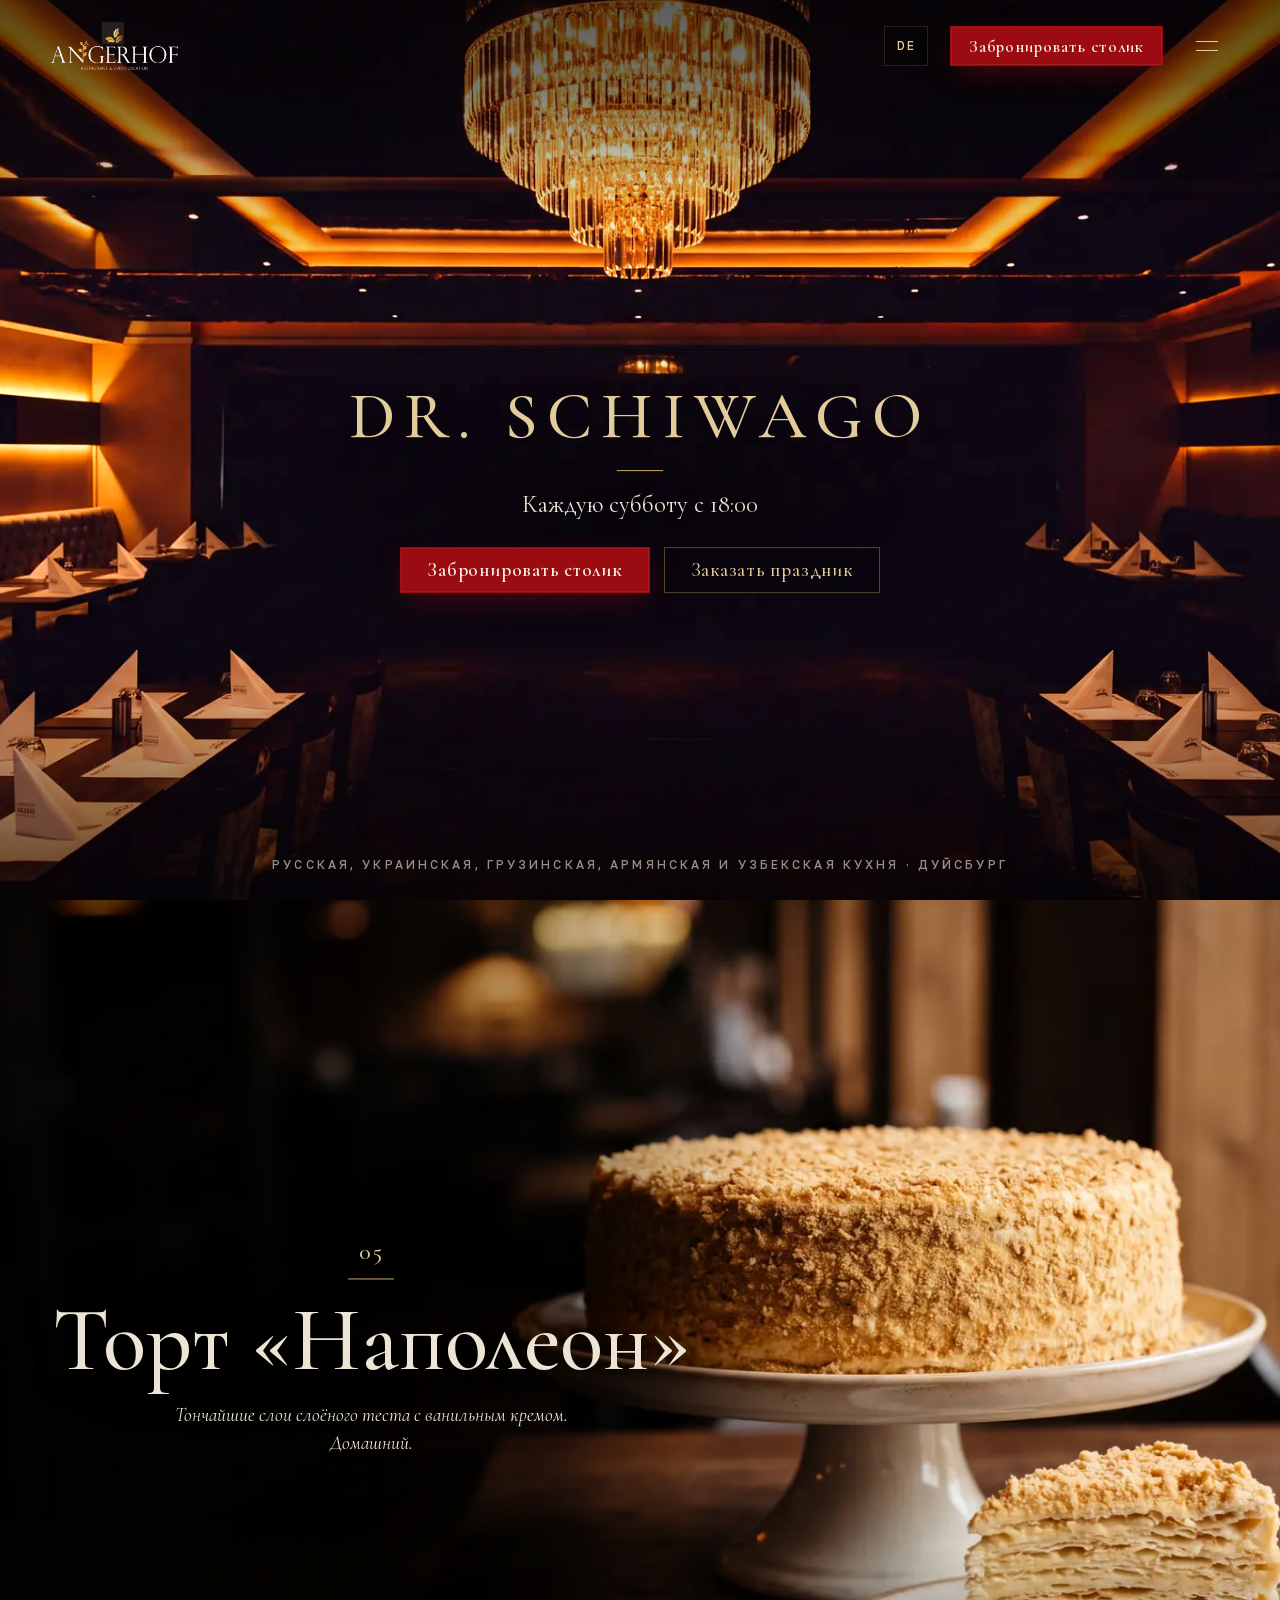
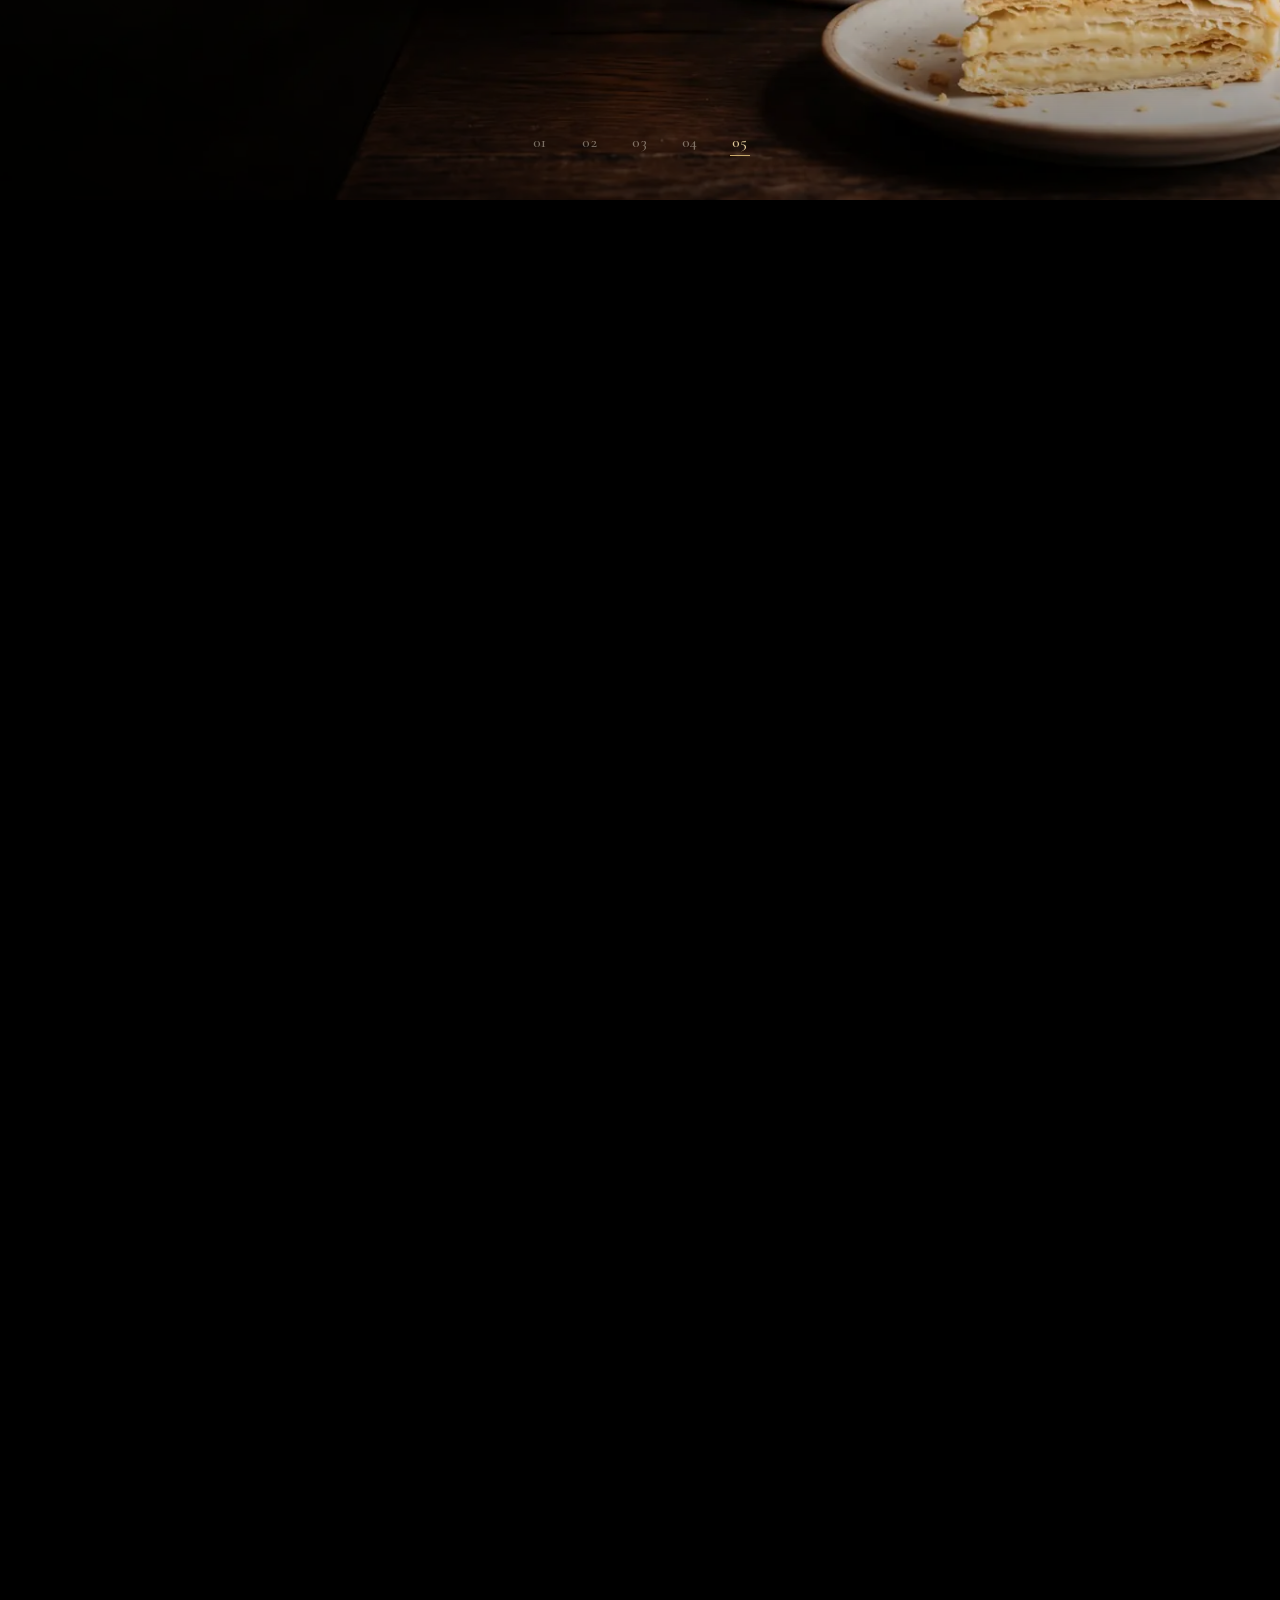
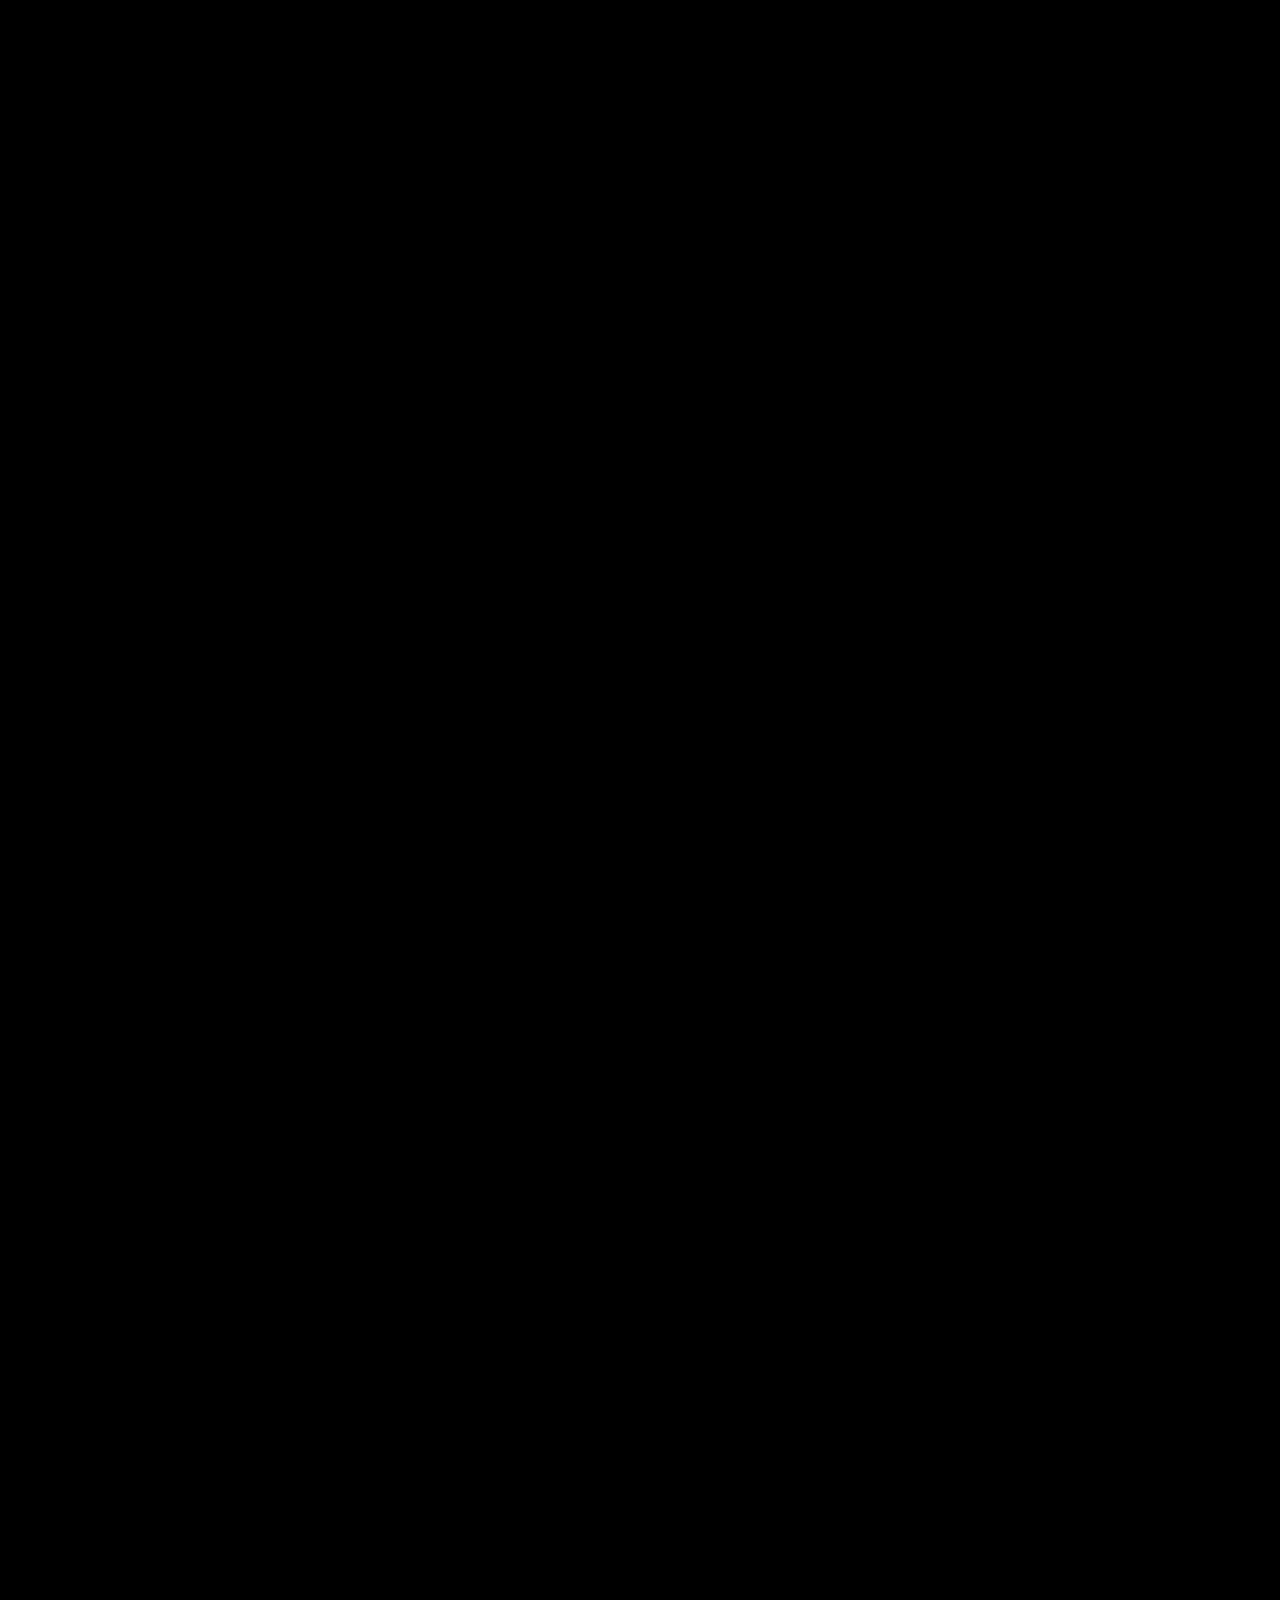
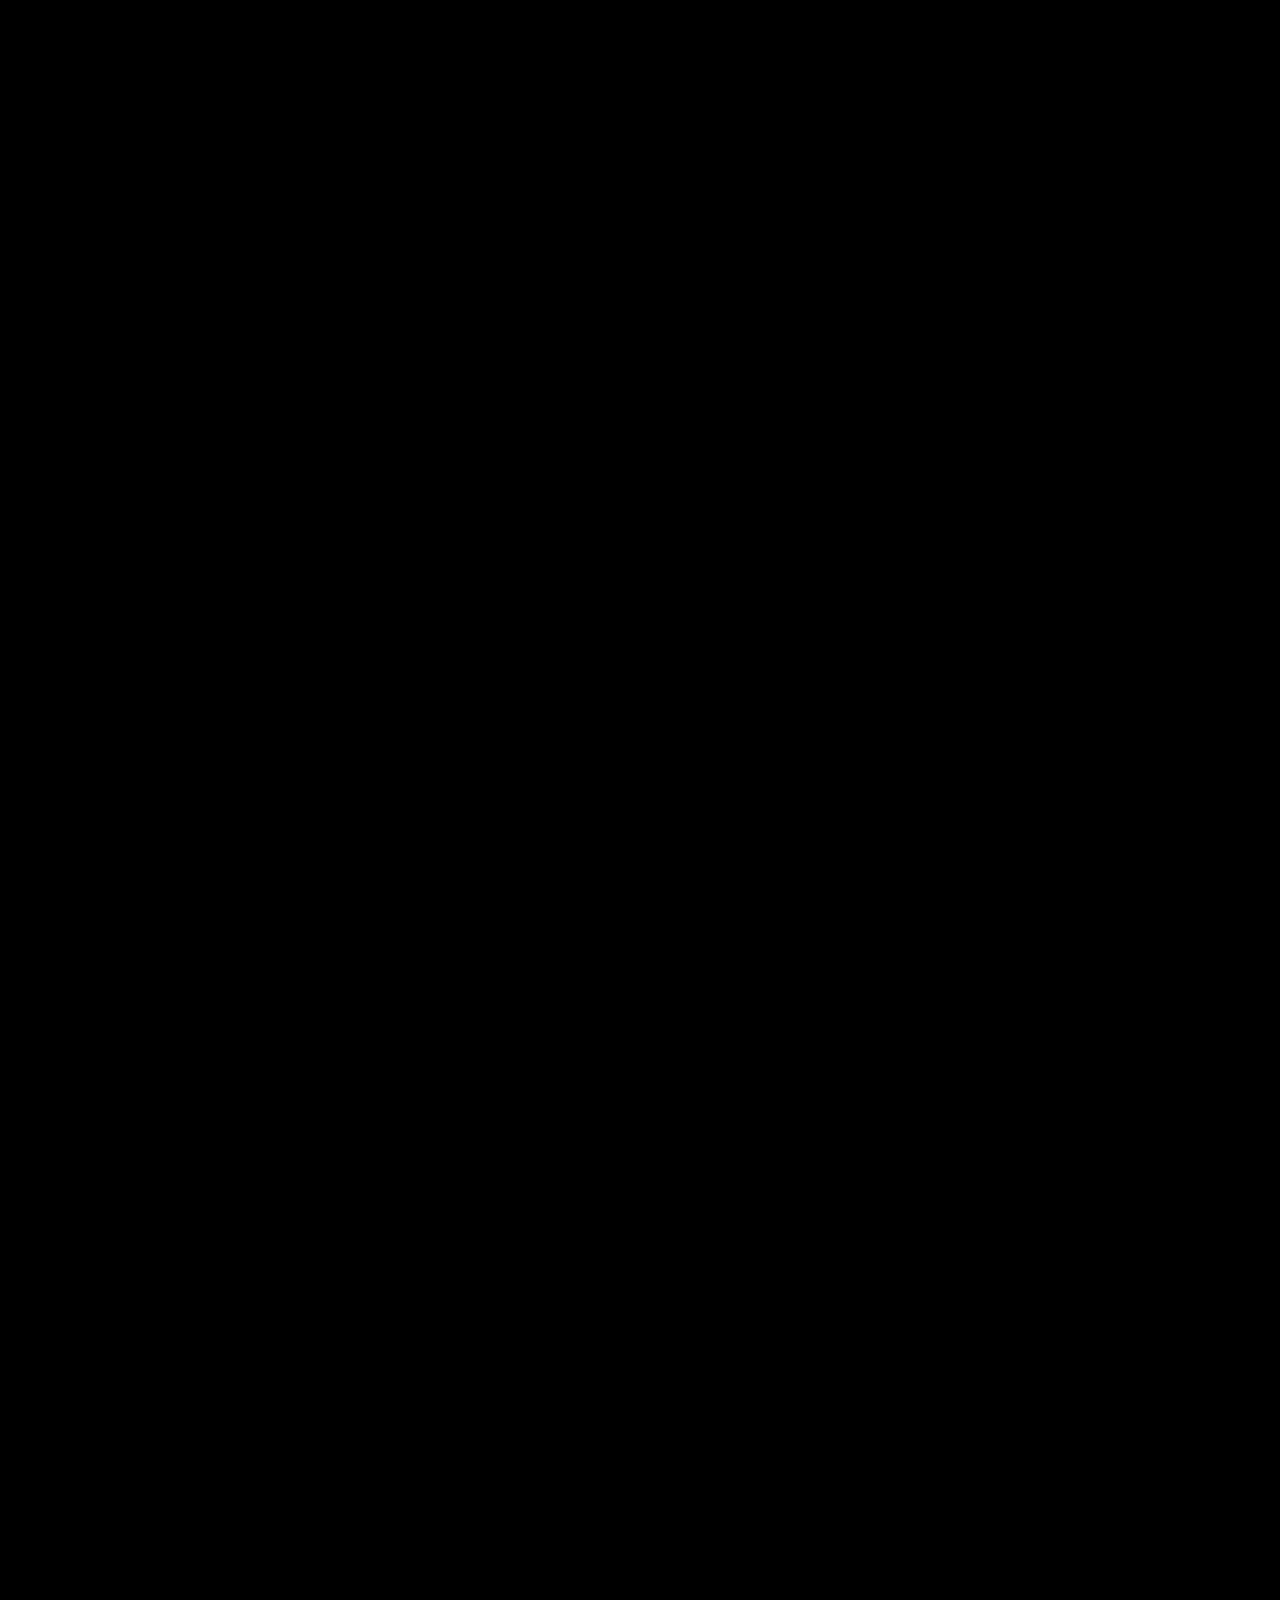
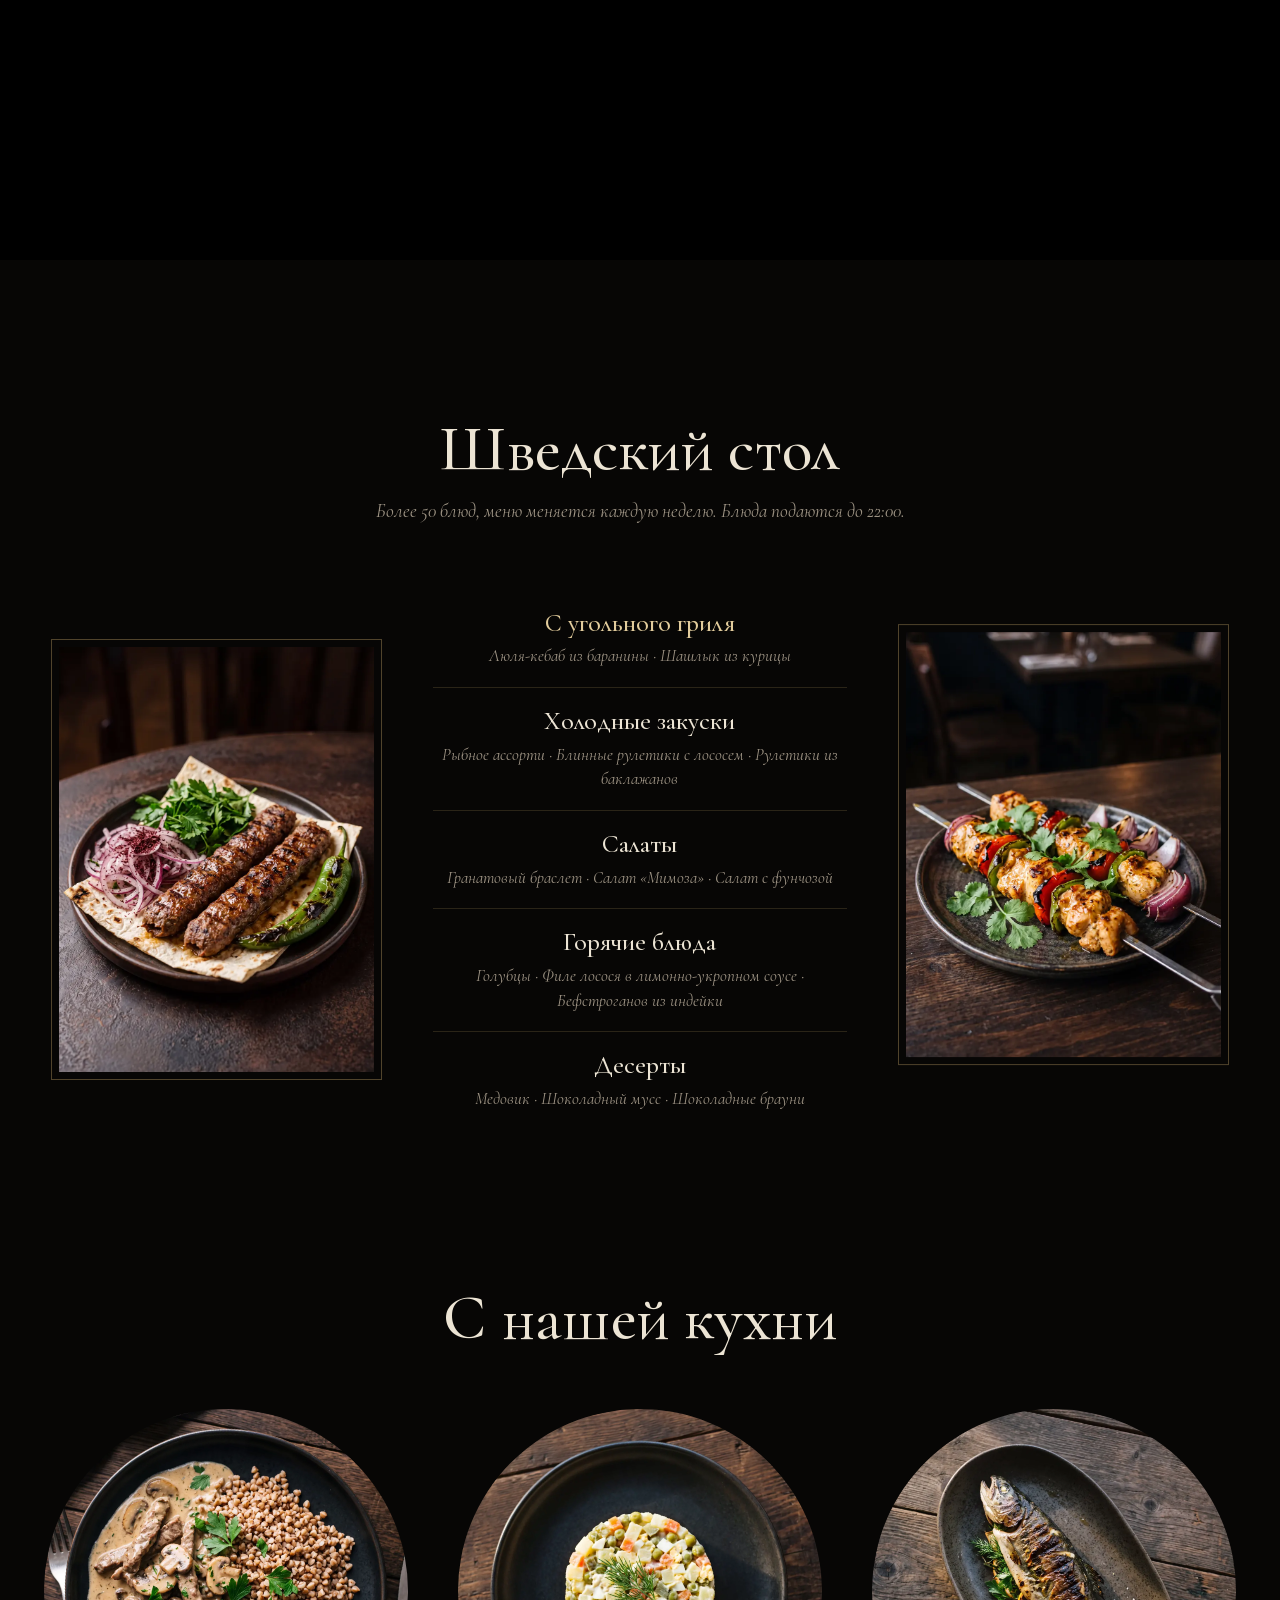
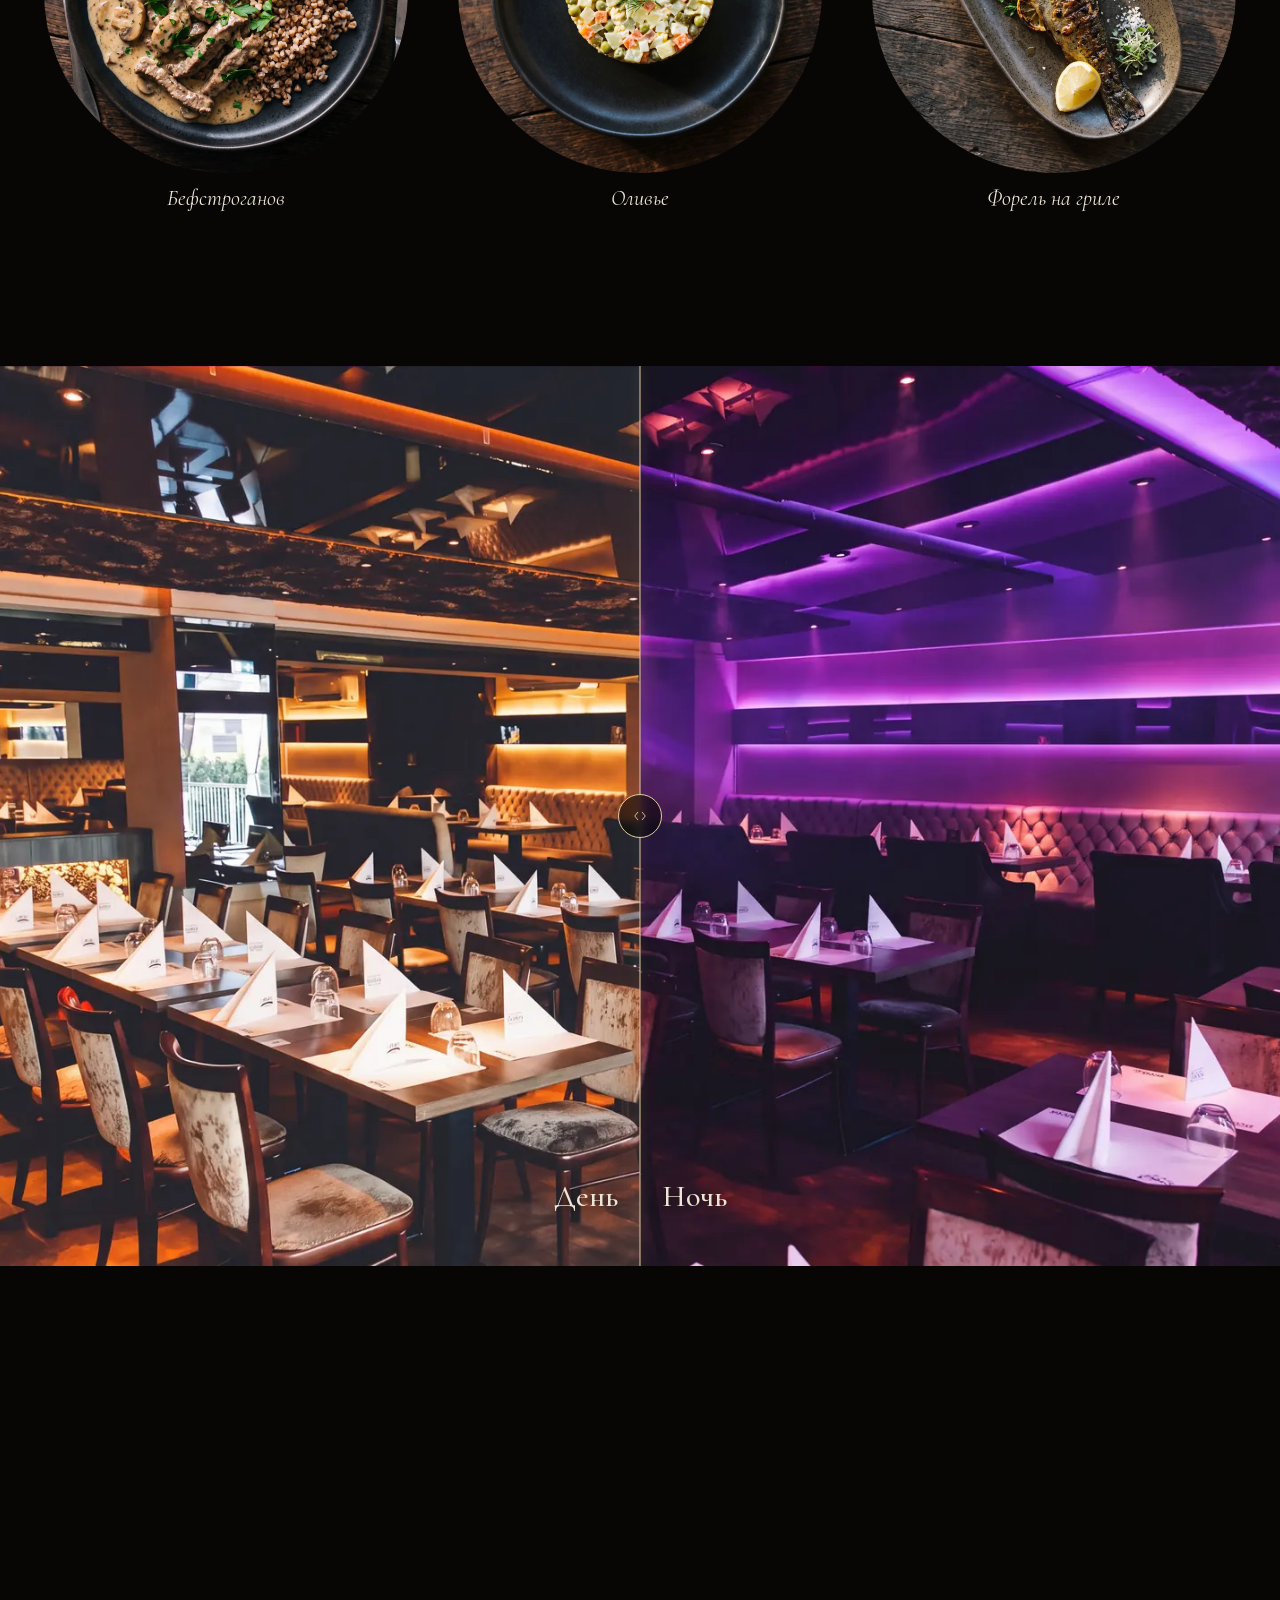
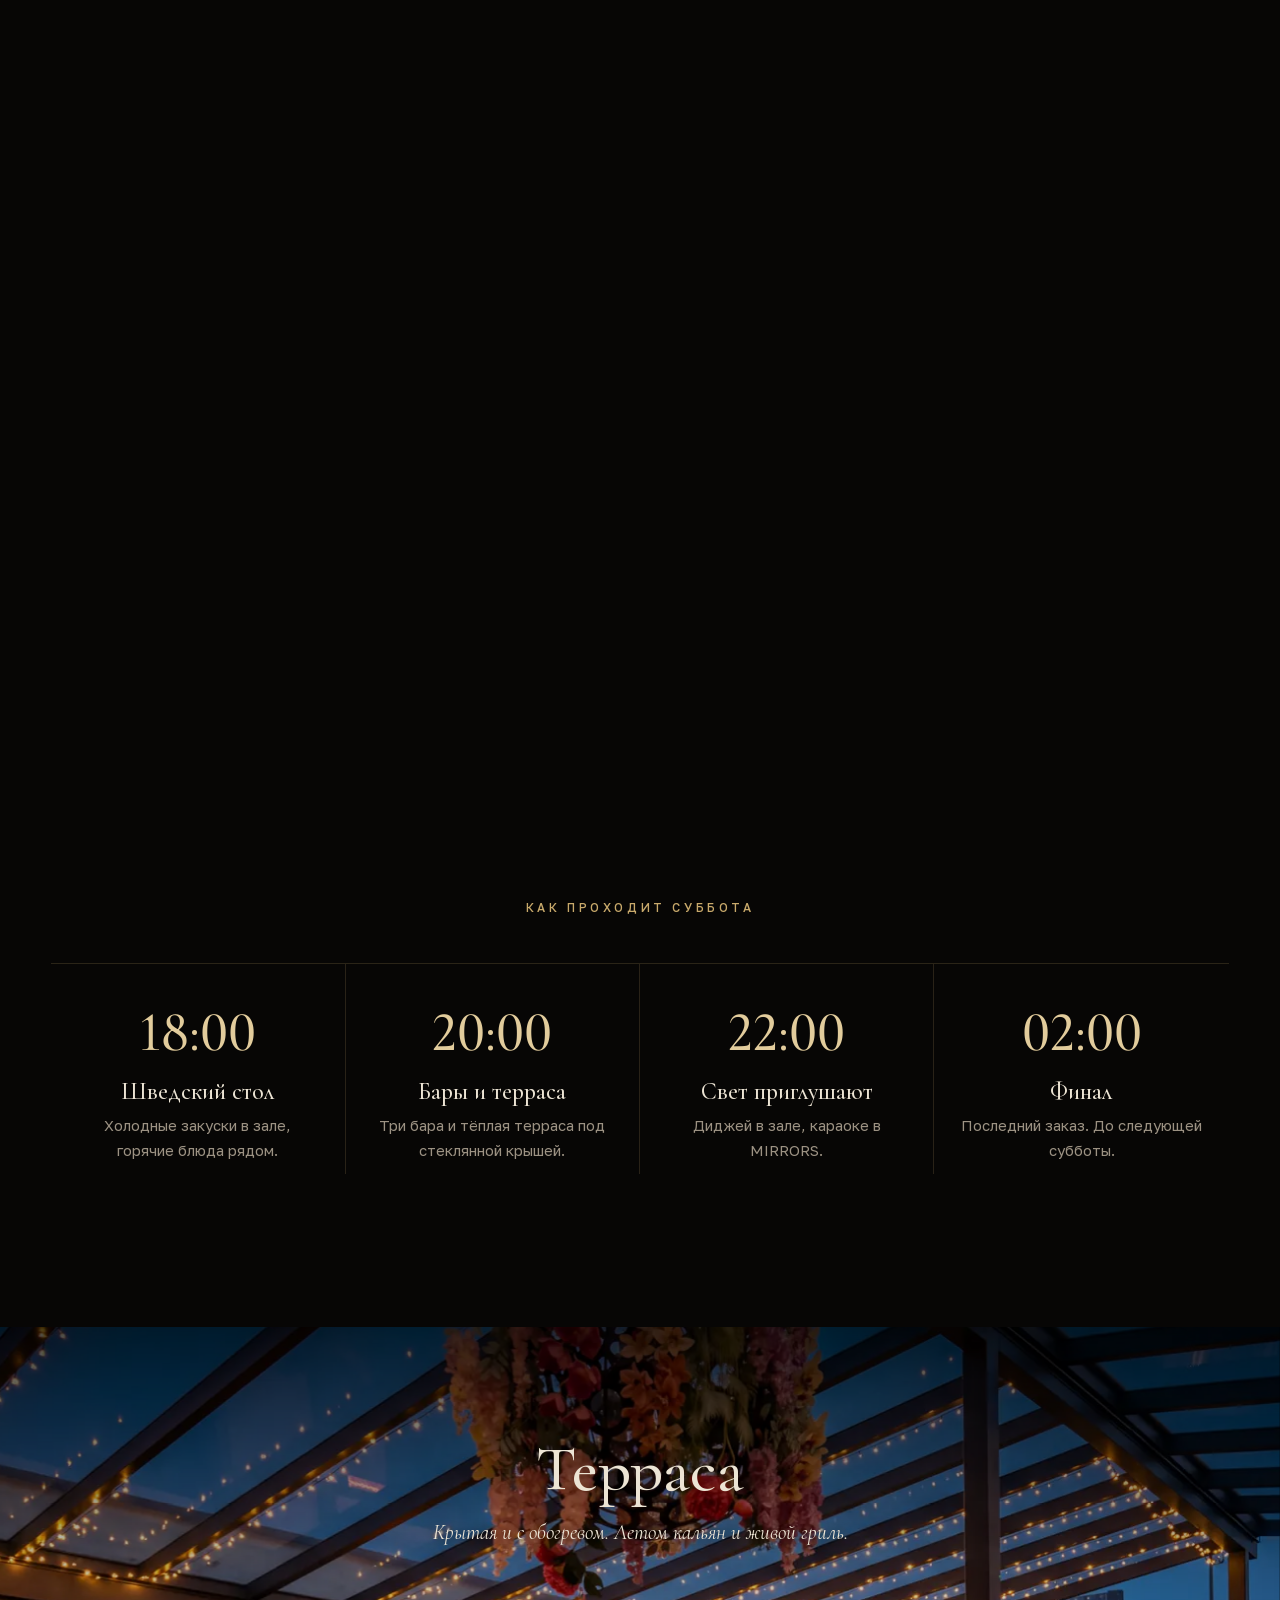
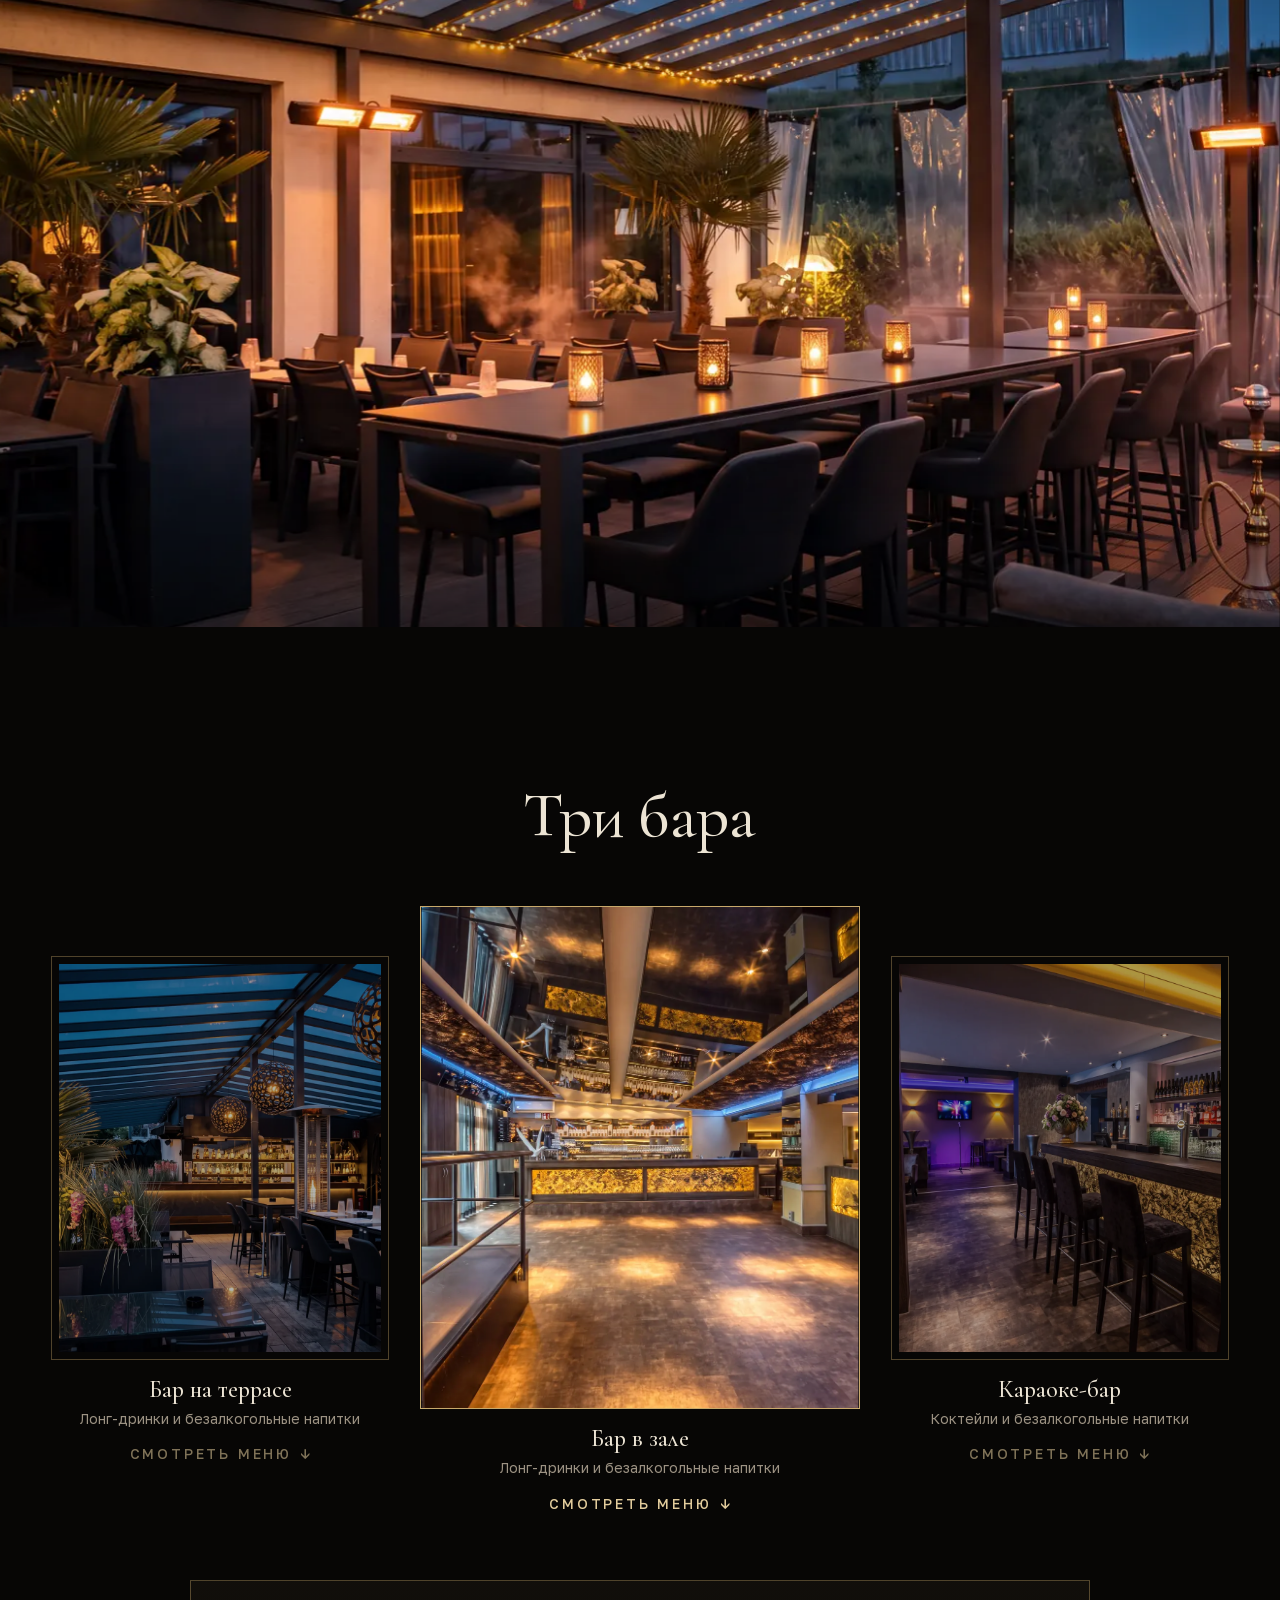
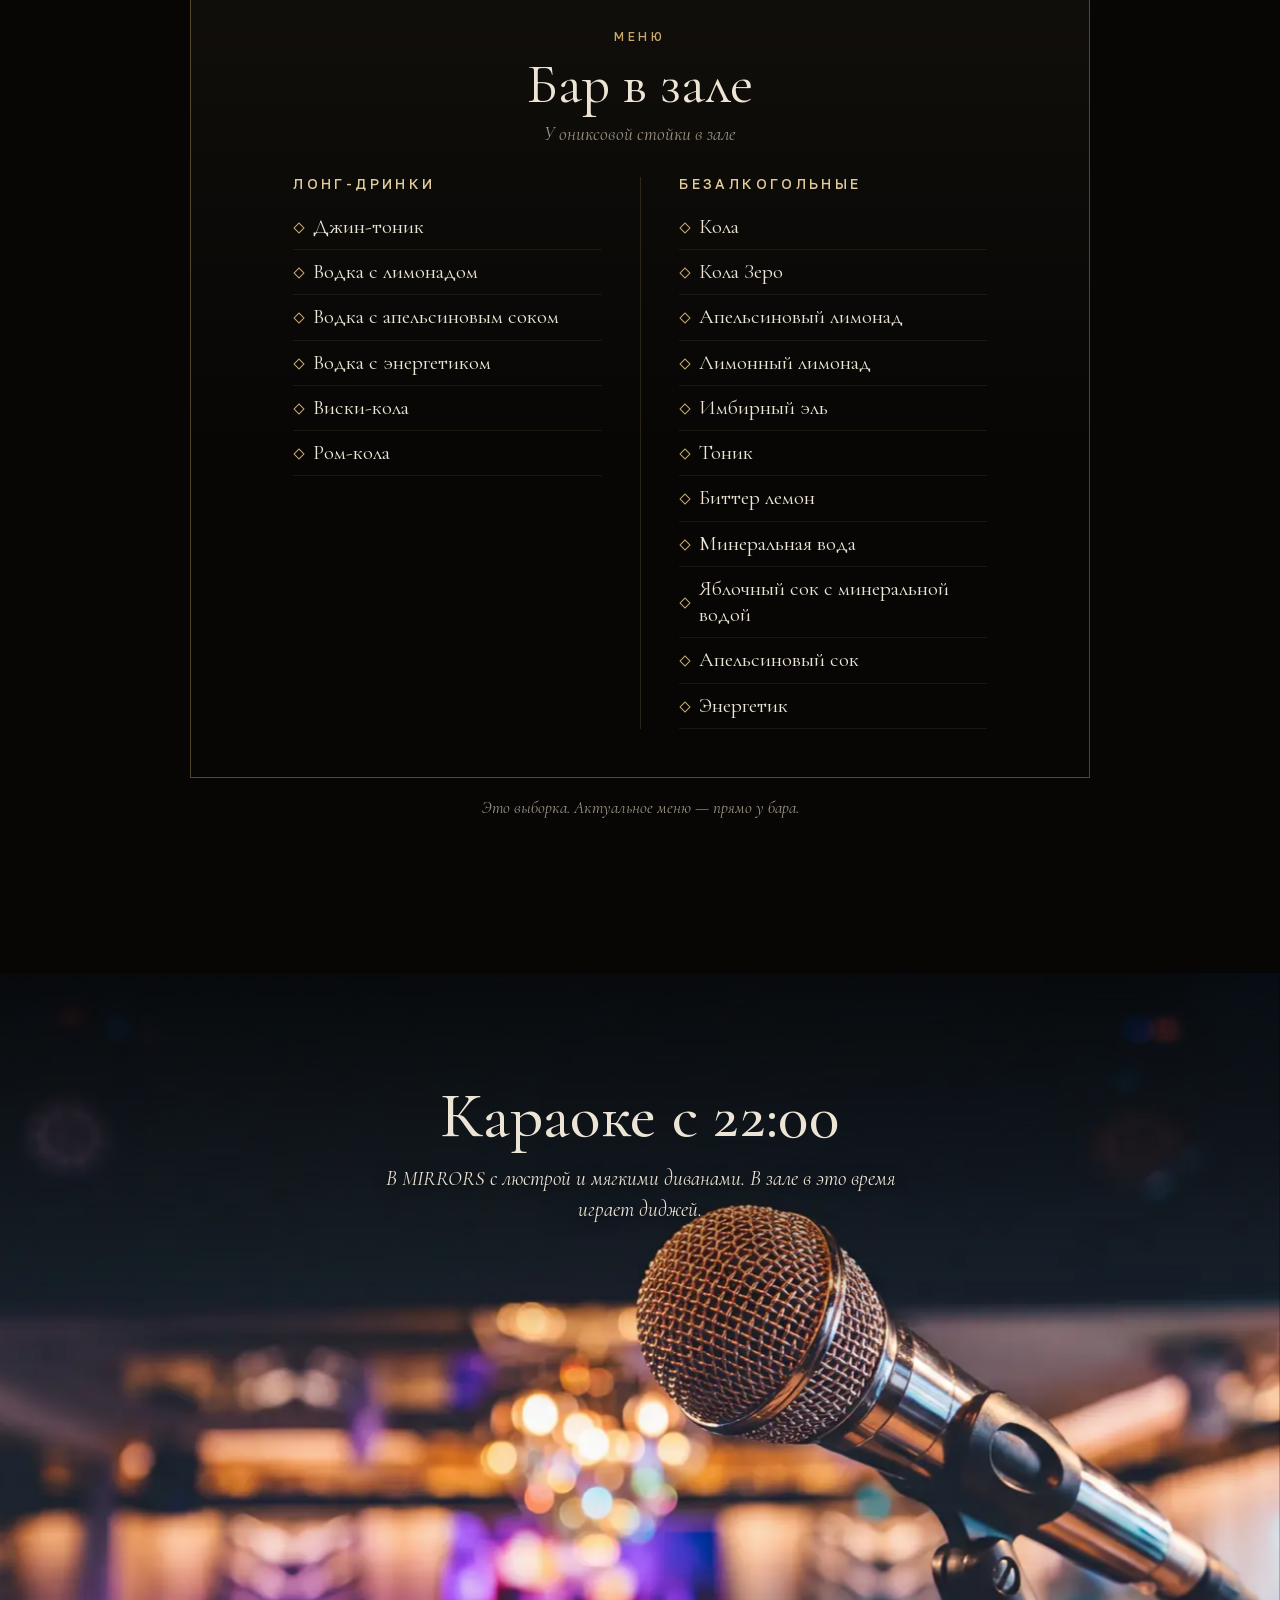
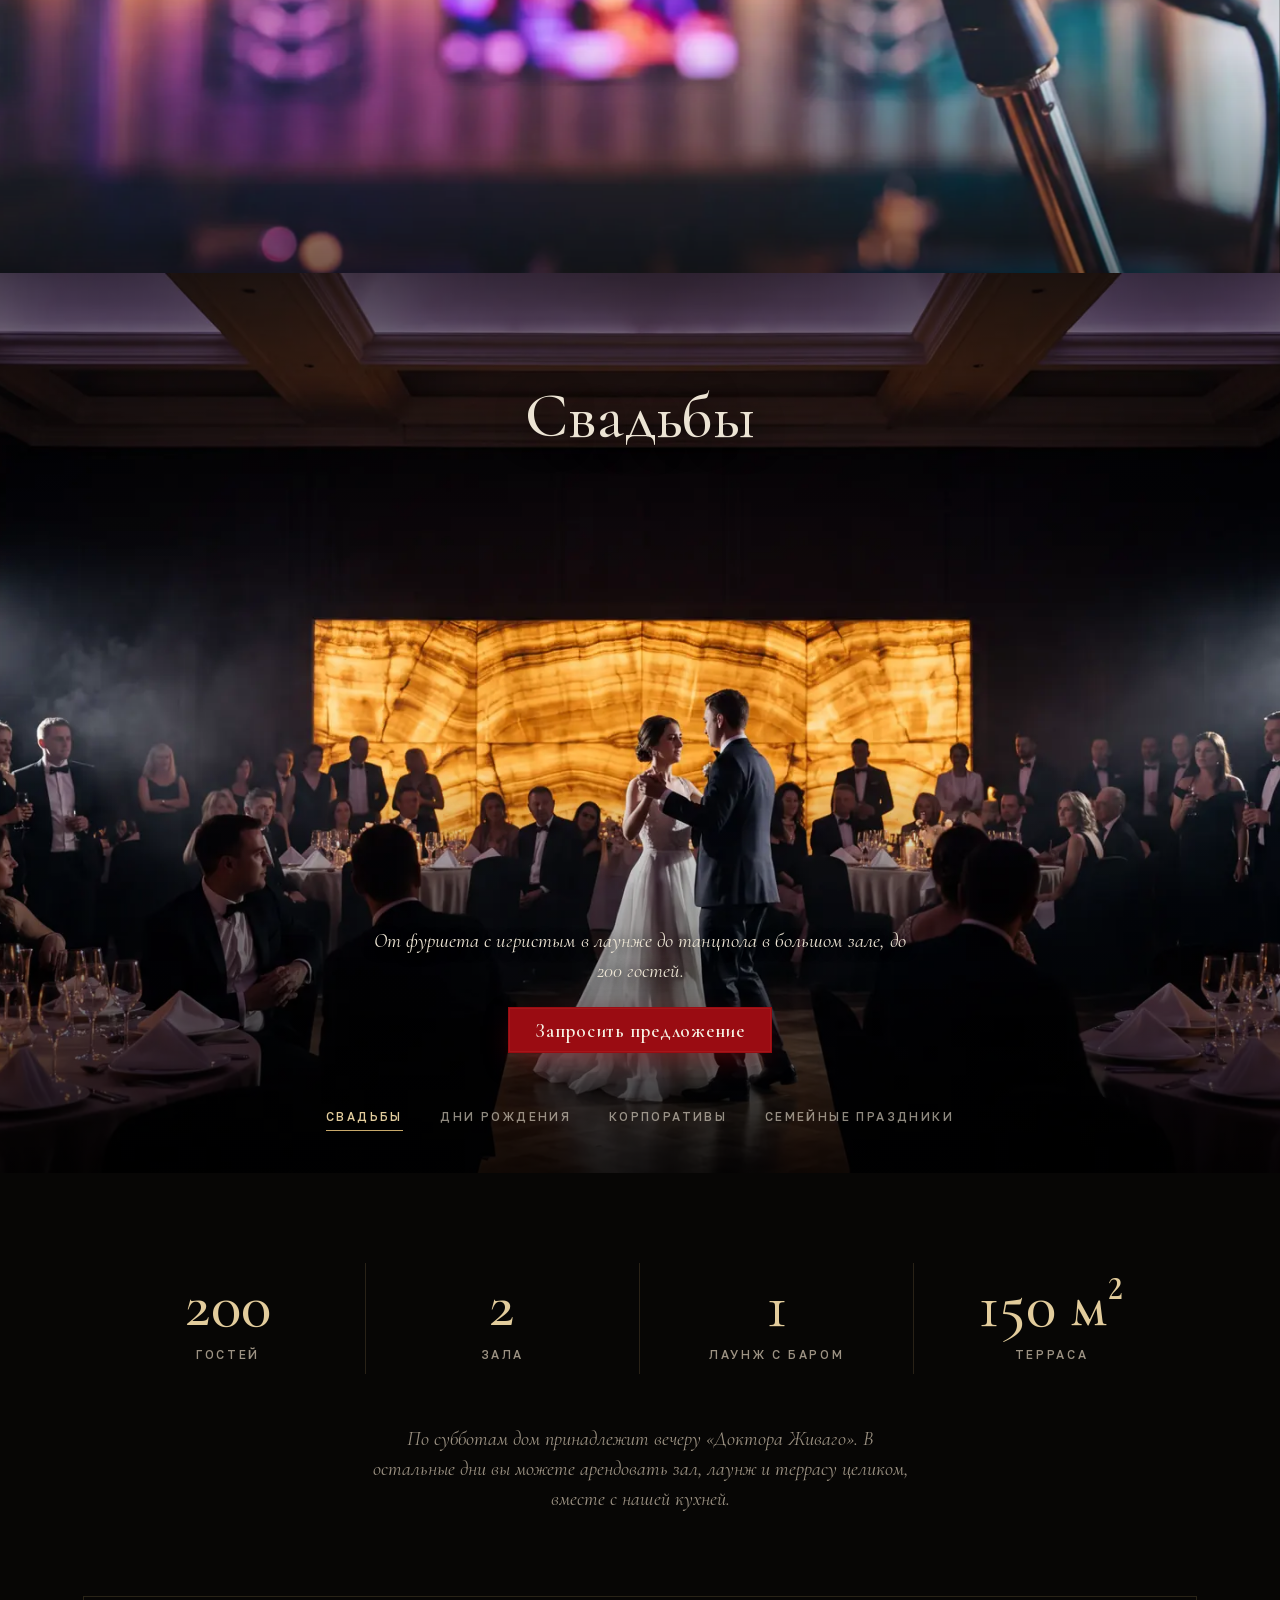
<file: ru/index.html>
<!doctype html>
<html lang="ru" data-base="../">
<head>
<meta charset="utf-8">
<meta name="viewport" content="width=device-width, initial-scale=1, viewport-fit=cover">
<title>Доктор Живаго, Дуйсбург · Русская, украинская, грузинская, армянская и узбекская кухня</title>
<meta name="description" content="Ресторан в Дуйсбурге с русской, украинской, грузинской, армянской и узбекской кухней: каждую субботу с 18:00 шведский стол из более чем 50 блюд, три бара, тёплая терраса, с 22:00 диджей и караоке. Кейтеринг и зал для мероприятий.">
<meta name="robots" content="noindex, nofollow">
<meta name="theme-color" content="#070605">
<link rel="alternate" hreflang="de" href="https://engelstraenen.github.io/drschiwago/index.html">
<link rel="alternate" hreflang="ru" href="https://engelstraenen.github.io/drschiwago/ru/index.html">
<link rel="icon" href="https://drschiwago.de/favicon.png">
<link rel="preload" as="image" href="../assets/img/saal-kronleuchter-m-s.webp?v=1795730989" imagesrcset="../assets/img/saal-kronleuchter-m-s.webp?v=1795730989 900w, ../assets/img/saal-kronleuchter-m-l.webp?v=1795730989 1800w" imagesizes="100vw" media="(max-aspect-ratio: 4/5)" fetchpriority="high">
<link rel="preload" as="image" href="../assets/img/saal-kronleuchter-s.webp?v=1795730989" imagesrcset="../assets/img/saal-kronleuchter-s.webp?v=1795730989 1800w, ../assets/img/saal-kronleuchter-l.webp?v=1795730989 3840w" imagesizes="100vw" media="(min-aspect-ratio: 4.001/5)" fetchpriority="high">
<link rel="preload" as="font" type="font/woff2" href="../assets/fonts/cormorant-garamond-normal-latin.woff2" crossorigin>
<link rel="stylesheet" href="../assets/css/fonts.css?v=1795730989">
<link rel="stylesheet" href="../assets/css/style.css?v=1795730989">
<script src="../assets/js/img.js?v=1795730989"></script>
<script>window.DRS_IG_FEED = ""; /* Behold-JSON-Link eintragen = neue Instagram-Videos erscheinen automatisch (docs/instagram.md) */</script>
</head>
<body>

<header class="nav" id="nav">
  <a class="nav__mark nav__mark--logo" href="#top" aria-label="Angerhof · Доктор Живаго, наверх"><img src="../assets/img/angerhof-logo-weiss.webp?v=1795730989" alt="Angerhof, ресторан и площадка для мероприятий" width="900" height="340"></a>
  <nav class="nav__links" aria-label="Главное меню">
    <a href="#buffet">Шведский стол</a>
    <a href="#abend">Вечер</a>
    <a href="rundgang.html">Экскурсия</a>
    <a href="#bars">Бары</a>
    <a href="#feiern">Праздники</a>
    <a href="catering.html">Кейтеринг</a>
    <a href="#instagram">Instagram</a>
    <a href="#bewertungen">Отзывы</a>
    <a href="#kontakt">Контакты</a>
  </nav>
  <a class="nav__lang" href="../index.html" hreflang="de" lang="de" aria-label="Deutsche Version">DE</a>
  <a class="line-btn line-btn--blood nav__cta" href="#reservieren">Забронировать столик</a>
  <button class="nav__burger" aria-label="Открыть меню" aria-expanded="false"><span></span><span></span></button>
</header>

<main id="top">

  <!-- 1 · HERO -->
  <section class="hero" id="hero" data-need="saal-kronleuchter">
    <picture class="hero__pic"><source media="(max-aspect-ratio: 4/5)" srcset="../assets/img/saal-kronleuchter-m-s.webp?v=1795730989 900w, ../assets/img/saal-kronleuchter-m-l.webp?v=1795730989 1800w" sizes="100vw"><img class="hero__img" data-img="saal-kronleuchter" data-static src="../assets/img/saal-kronleuchter-s.webp?v=1795730989" srcset="../assets/img/saal-kronleuchter-s.webp?v=1795730989 1800w, ../assets/img/saal-kronleuchter-l.webp?v=1795730989 3840w" sizes="100vw" width="5504" height="3072" fetchpriority="high" decoding="async" alt="Зал «Доктора Живаго» с хрустальной люстрой в тёплом свете"></picture>
    <div class="hero__glow" aria-hidden="true"></div>
    <div class="hero__shade" aria-hidden="true"></div>
    <div class="hero__text">
      <h1 class="hero__mark">DR. SCHIWAGO</h1>
      <span class="rule" aria-hidden="true"></span>
      <p class="hero__line">Каждую субботу с 18:00</p>
      <div class="hero__btns"><a class="line-btn line-btn--blood" href="#reservieren">Забронировать столик</a><a class="line-btn" href="anfrage.html">Заказать праздник</a></div>
    </div>
    <p class="hero__foot">Русская, украинская, грузинская, армянская и узбекская кухня · Дуйсбург</p>
  </section>

  <!-- 2 · BUFFET: Szenen -->
  <section class="feast" id="buffet" aria-label="Шведский стол">
    <div class="feast__stage">
      <div class="feast__scenes">
        <figure class="feast__scene" data-need="gericht-schaschlik"><img data-img="gericht-schaschlik" alt="Шашлык на раскалённых углях"></figure>
        <figure class="feast__scene" data-need="gericht-canapes"><img data-img="gericht-canapes" alt="Канапе с креветками и красной икрой"></figure>
        <figure class="feast__scene" data-need="gericht-hering"><img data-img="gericht-hering" alt="Селёдка под шубой"></figure>
        <figure class="feast__scene" data-need="gericht-plov"><img data-img="gericht-plov" alt="Плов в казане"></figure>
        <figure class="feast__scene" data-need="gericht-napoleon"><img data-img="gericht-napoleon" alt="Торт «Наполеон» и медовик"></figure>
      </div>
      <div class="feast__shade" aria-hidden="true"></div>
      <div class="feast__intro" aria-hidden="true">
        <img class="feast__tafel" data-img="tafel" alt="">
        <div class="feast__veil"></div>
        <div class="feast__head">
          <p class="eyebrow">Шведский стол</p>
          <p class="feast__big">Более 50 блюд.<br>Каждую субботу.</p>
          <p class="feast__kitchen">Русская · Украинская · Грузинская · Армянская · Узбекская</p>
        </div>
      </div>
      <div class="feast__texts">
        <article class="feast__text"><span class="feast__no">01</span><span class="rule"></span><h2>Шашлык</h2><p>С настоящего угольного гриля, по-грузински и по-армянски.</p></article>
        <article class="feast__text"><span class="feast__no">02</span><span class="rule"></span><h2>Канапе</h2><p>С красной икрой, креветками и свежей зеленью.</p></article>
        <article class="feast__text"><span class="feast__no">03</span><span class="rule"></span><h2>Селёдка под шубой</h2><p>Русская классика: слои сельди, картофеля и свёклы.</p></article>
        <article class="feast__text"><span class="feast__no">04</span><span class="rule"></span><h2>Плов</h2><p>Нежное мясо, морковь и ароматный рис из казана.</p></article>
        <article class="feast__text"><span class="feast__no">05</span><span class="rule"></span><h2>Торт «Наполеон»</h2><p>Тончайшие слои слоёного теста с ванильным кремом. Домашний.</p></article>
      </div>
      <nav class="feast__nav" aria-label="блюд">
        <button aria-label="Шашлык">01</button><button aria-label="Канапе">02</button><button aria-label="Селёдка под шубой">03</button><button aria-label="Плов">04</button><button aria-label="Торт «Наполеон»">05</button>
      </nav>
    </div>
  </section>

  <!-- 3 · DAS BUFFET: Karte -->
  <section class="menu" id="karte">
    <h2 class="title">Шведский стол</h2>
    <p class="sub">Более 50 блюд, меню меняется каждую неделю. Блюда подаются до 22:00.</p>
    <div class="menu__grid">
      <figure class="frame menu__pic menu__pic--l" data-need="karte-grill">
        <img class="is-on" data-img="karte-grill" alt="Люля-кебаб из баранины" data-cat="0">
        <img data-img="karte-vorspeisen" alt="Изысканное рыбное ассорти" data-cat="1">
        <img data-img="karte-salate" alt="Салат «Гранатовый браслет»" data-cat="2">
        <img data-img="karte-haupt" alt="Голубцы" data-cat="3">
        <img data-img="karte-dessert" alt="Медовик" data-cat="4">
      </figure>
      <ol class="menu__list">
        <li data-cat="0"><h3>С угольного гриля</h3><p>Люля-кебаб из баранины · Шашлык из курицы</p></li>
        <li data-cat="1"><h3>Холодные закуски</h3><p>Рыбное ассорти · Блинные рулетики с лососем · Рулетики из баклажанов</p></li>
        <li data-cat="2"><h3>Салаты</h3><p>Гранатовый браслет · Салат «Мимоза» · Салат с фунчозой</p></li>
        <li data-cat="3"><h3>Горячие блюда</h3><p>Голубцы · Филе лосося в лимонно-укропном соусе · Бефстроганов из индейки</p></li>
        <li data-cat="4"><h3>Десерты</h3><p>Медовик · Шоколадный мусс · Шоколадные брауни</p></li>
      </ol>
      <figure class="frame menu__pic menu__pic--r" data-need="karte-grill-2">
        <img class="is-on" data-img="karte-grill-2" alt="Шашлык из курицы" data-cat="0">
        <img data-img="karte-vorspeisen-2" alt="Блинные рулетики с лососем" data-cat="1">
        <img data-img="karte-salate-2" alt="Салат «Мимоза»" data-cat="2">
        <img data-img="karte-haupt-2" alt="Филе лосося в лимонно-укропном соусе" data-cat="3">
        <img data-img="karte-dessert-2" alt="Шоколадный мусс" data-cat="4">
      </figure>
    </div>
  </section>

  <!-- 4 · AUS UNSERER KÜCHE -->
  <section class="plates" id="kueche">
    <h2 class="title">С нашей кухни</h2>
    <div class="plates__row">
      <figure class="plate" data-need="teller-stroganoff"><img data-img="teller-stroganoff" alt="Бефстроганов с гречкой"><figcaption>Бефстроганов</figcaption></figure>
      <figure class="plate" data-need="teller-olivier"><img data-img="teller-olivier" alt="Салат «Оливье»"><figcaption>Оливье</figcaption></figure>
      <figure class="plate" data-need="teller-forelle"><img data-img="teller-forelle" alt="Форель на гриле с травами"><figcaption>Форель на гриле</figcaption></figure>
    </div>
  </section>

  <!-- 5 · TAG / NACHT -->
  <section class="split" id="abend" data-need="saal-nacht">
    <div class="split__stage">
      <img class="split__img" data-img="saal-nacht" alt="Зал ночью в фиолетовом свете">
      <div class="split__day"><img class="split__img" data-img="saal-tag" alt="Зал днём"></div>
      <div class="split__line" aria-hidden="true"></div>
      <button class="split__knob" aria-label="Сравнить день и ночь, перетащить"><svg viewBox="0 0 24 24" aria-hidden="true"><path d="M9 7l-4 5 4 5M15 7l4 5-4 5"/></svg></button>
      <span class="split__label split__label--l">День</span>
      <span class="split__label split__label--r">Ночь</span>
    </div>
  </section>

  <!-- ABLAUF -->
  <section class="flow" aria-label="Как проходит вечер">
    <p class="eyebrow">Как проходит суббота</p>
    <ol class="flow__list">
      <li class="reveal"><b>18:00</b><h3>Шведский стол</h3><p>Холодные закуски в зале, горячие блюда рядом.</p></li>
      <li class="reveal"><b>20:00</b><h3>Бары и терраса</h3><p>Три бара и тёплая терраса под стеклянной крышей.</p></li>
      <li class="reveal"><b>22:00</b><h3>Свет приглушают</h3><p>Диджей в зале, караоке в MIRRORS.</p></li>
      <li class="reveal"><b>02:00</b><h3>Финал</h3><p>Последний заказ. До следующей субботы.</p></li>
    </ol>
  </section>

  <!-- TERRASSE -->
  <section class="wide" id="terrasse" data-need="terrasse">
    <img class="wide__img" data-img="terrasse" alt="Крытая терраса вечером">
    <div class="wide__text"><h2 class="title">Терраса</h2><p>Крытая и с обогревом. Летом кальян и живой гриль.</p></div>
  </section>

  <!-- DREI BARS -->
  <section class="bars" id="bars">
    <h2 class="title">Три бара</h2>
    <div class="bars__row">
      <figure class="bar" data-need="bar-terrasse" tabindex="0" role="button" aria-label="Посмотреть меню бара на террасе"><div class="frame bar__frame"><img data-img="bar-terrasse" alt="Бар на террасе под стеклянной крышей"></div><figcaption><b>Бар на террасе</b>Лонг-дринки и безалкогольные напитки<span class="bar__hint">Смотреть меню</span></figcaption></figure>
      <figure class="bar is-active" data-need="bar-saal" tabindex="0" role="button" aria-label="Посмотреть меню бара в зале"><div class="frame bar__frame"><img data-img="bar-saal" alt="Бар в зале с ониксовой стойкой"></div><figcaption><b>Бар в зале</b>Лонг-дринки и безалкогольные напитки<span class="bar__hint">Смотреть меню</span></figcaption></figure>
      <figure class="bar" data-need="bar-karaoke" tabindex="0" role="button" aria-label="Посмотреть меню караоке-бара"><div class="frame bar__frame"><img data-img="bar-karaoke" alt="Караоке-бар в фойе"></div><figcaption><b>Караоке-бар</b>Коктейли и безалкогольные напитки<span class="bar__hint">Смотреть меню</span></figcaption></figure>
    </div>
    <div class="barmenu" aria-live="polite">
      <article class="barmenu__card" data-bar="bar-terrasse">
        <header class="barmenu__head"><p class="eyebrow">Меню</p><h3>Бар на террасе</h3><p class="barmenu__where">Под стеклянной крышей</p></header>
        <div class="barmenu__cols"><div><p class="barmenu__t">Лонг-дринки</p><ul><li>Джин-тоник</li><li>Водка с лимонадом</li><li>Водка с апельсиновым соком</li><li>Водка с энергетиком</li><li>Виски-кола</li><li>Ром-кола</li></ul></div><div><p class="barmenu__t">Безалкогольные</p><ul><li>Кола</li><li>Кола Зеро</li><li>Апельсиновый лимонад</li><li>Лимонный лимонад</li><li>Имбирный эль</li><li>Тоник</li><li>Биттер лемон</li><li>Минеральная вода</li><li>Яблочный сок с минеральной водой</li><li>Апельсиновый сок</li><li>Энергетик</li></ul></div></div>
      </article>
      <article class="barmenu__card is-on" data-bar="bar-saal">
        <header class="barmenu__head"><p class="eyebrow">Меню</p><h3>Бар в зале</h3><p class="barmenu__where">У ониксовой стойки в зале</p></header>
        <div class="barmenu__cols"><div><p class="barmenu__t">Лонг-дринки</p><ul><li>Джин-тоник</li><li>Водка с лимонадом</li><li>Водка с апельсиновым соком</li><li>Водка с энергетиком</li><li>Виски-кола</li><li>Ром-кола</li></ul></div><div><p class="barmenu__t">Безалкогольные</p><ul><li>Кола</li><li>Кола Зеро</li><li>Апельсиновый лимонад</li><li>Лимонный лимонад</li><li>Имбирный эль</li><li>Тоник</li><li>Биттер лемон</li><li>Минеральная вода</li><li>Яблочный сок с минеральной водой</li><li>Апельсиновый сок</li><li>Энергетик</li></ul></div></div>
      </article>
      <article class="barmenu__card" data-bar="bar-karaoke">
        <header class="barmenu__head"><p class="eyebrow">Меню</p><h3>Караоке-бар</h3><p class="barmenu__where">В фойе, сразу у входа</p></header>
        <div class="barmenu__cols"><div><p class="barmenu__t">Коктейли</p><ul><li>Мохито</li><li>Кайпиринья</li><li>Пина колада</li><li>Секс на пляже</li><li>Московский мул</li><li>Лонг-Айленд</li><li>Эспрессо мартини</li></ul></div><div><p class="barmenu__t">Безалкогольные</p><ul><li>Кола</li><li>Кола Зеро</li><li>Апельсиновый лимонад</li><li>Лимонный лимонад</li><li>Имбирный эль</li><li>Тоник</li><li>Биттер лемон</li><li>Минеральная вода</li><li>Яблочный сок с минеральной водой</li><li>Апельсиновый сок</li><li>Энергетик</li></ul></div></div>
      </article>
      <p class="barmenu__note">Это выборка. Актуальное меню — прямо у бара.</p>
    </div>
  </section>

  <!-- KARAOKE -->
  <section class="wide wide--karaoke" id="karaoke" data-need="mikro">
    <img class="wide__img" data-img="mikro" alt="Микрофон на фоне огней караоке-зала">
    <div class="wide__text"><h2 class="title">Караоке с 22:00</h2><p>В MIRRORS с люстрой и мягкими диванами. В зале в это время играет диджей.</p></div>
  </section>

  <!-- 6 · HOCHZEITEN / FEIERN -->
  <section class="events" id="feiern">
    <div class="events__stage">
      <figure class="evp is-on" data-need="hochzeit"><img data-img="hochzeit" alt="Свадьба в зале"></figure>
      <figure class="evp" data-need="event-geburtstag"><img data-img="event-geburtstag" alt="Праздничный стол с тортом в зале"></figure>
      <figure class="evp" data-need="event-firma"><img data-img="event-firma" alt="Длинный стол для корпоратива"></figure>
      <figure class="evp" data-need="event-familie"><img data-img="event-familie" alt="Празднично накрытый зал для семейного торжества"></figure>
      <div class="events__shade" aria-hidden="true"></div>
      <h2 class="title events__title" data-ev-title>Свадьбы</h2>
      <div class="events__copy">
        <p data-ev-text>От фуршета с игристым в лаунже до танцпола в большом зале, до 200 гостей.</p>
        <a class="line-btn line-btn--blood" data-ev-link href="anfrage.html?anlass=Hochzeit">Запросить предложение</a>
      </div>
      <div class="events__tabs" role="tablist" aria-label="Выберите повод">
        <button class="ev is-on" role="tab" aria-selected="true">Свадьбы</button>
        <button class="ev" role="tab" aria-selected="false">Дни рождения</button>
        <button class="ev" role="tab" aria-selected="false">Корпоративы</button>
        <button class="ev" role="tab" aria-selected="false">Семейные праздники</button>
      </div>
    </div>
    <div class="events__facts">
      <div class="reveal"><b>200</b><span>гостей</span></div>
      <div class="reveal"><b>2</b><span>зала</span></div>
      <div class="reveal"><b>1</b><span>лаунж с баром</span></div>
      <div class="reveal"><b>150 м²</b><span>терраса</span></div>
    </div>
    <p class="events__note">По субботам дом принадлежит вечеру «Доктора Живаго». В остальные дни вы можете арендовать зал, лаунж и террасу целиком, вместе с нашей кухней.</p>
    <div class="bday reveal">
      <div>
        <p class="eyebrow">Подарок на день рождения в субботу</p>
        <h3>У вас день рождения?</h3>
        <p>Если ваш день рождения выпадает на неделю субботы, часть вечера за наш счёт.</p>
      </div>
      <ul class="tiers">
        <li><b>от 10</b><span>человек</span><em>1 бутылка просекко</em></li>
        <li><b>от 15</b><span>человек</span><em>1 бутылка водки 0,5 л</em></li>
        <li><b>от 20</b><span>человек</span><em>2 бутылки просекко</em></li>
      </ul>
      <p class="fine">Только при заказе шведского стола до 22:00, для зарегистрированных пользователей приложения Dr. Schiwago. Пожалуйста, обратитесь на кассу с удостоверением личности.</p>
    </div>
  </section>

  <!-- 7 · CATERING -->
  <section class="cater" id="catering">
    <figure class="cater__img" data-need="catering-bg"><img data-img="catering-bg" alt="Кейтеринг-фуршет на празднике"></figure>
    <div class="cater__panel">
      <p class="eyebrow">Кейтеринг от «Доктора Живаго»</p>
      <h2 class="title">Праздничный фуршет</h2>
      <p class="sub">61 блюдо в пяти разделах. Вы выбираете любимое, мы готовим для вашего праздника.</p>
      <div class="acc">
        <details><summary><span>1.</span> Закуски</summary><p>Вителло тоннато, пастрами, куриный холодец, рулетики из цукини. <em>4 из 17</em></p></details>
        <details><summary><span>2.</span> Салаты</summary><p>Цезарь, греческий салат, руккола с креветками, крабовый салат. <em>4 из 14</em></p></details>
        <details><summary><span>3.</span> Горячие блюда</summary><p>Куриная грудка в сливочно-грибном соусе, куриная грудка в апельсиново-чили соусе и многое другое с угольного гриля. <em>4 из 12</em></p></details>
        <details><summary><span>4.</span> Гарниры</summary><p>Картофельный гратен с трюфелем, картофель с розмарином, рататуй, картофель фри из батата. <em>4 из 11</em></p></details>
        <details><summary><span>5.</span> Десерты</summary><p>Тирамису, сезонное фруктовое ассорти. <em>3 из 7</em></p></details>
      </div>
      <a class="line-btn" href="catering.html">Собрать фуршет</a>
    </div>
  </section>

  <!-- INSTAGRAM -->
  <section class="insta" id="instagram">
    <div class="insta__head">
      <p class="eyebrow">Instagram · 17 500 подписчиков</p>
      <h2 class="title">Суббота в Instagram</h2>
      <a class="line-btn" href="https://www.instagram.com/dr.schiwago_restaurant/" target="_blank" rel="noopener">@dr.schiwago_restaurant</a>
    </div>
    <div class="insta__row" data-ig-row>
      <blockquote class="instagram-media insta__item" data-instgrm-permalink="https://www.instagram.com/reel/DO-suQnDZ4i/" data-instgrm-version="14"><a href="https://www.instagram.com/reel/DO-suQnDZ4i/" target="_blank" rel="noopener">Смотреть видео в Instagram</a></blockquote>
      <blockquote class="instagram-media insta__item" data-instgrm-permalink="https://www.instagram.com/reel/DdYgJqhOgtG/" data-instgrm-version="14"><a href="https://www.instagram.com/reel/DdYgJqhOgtG/" target="_blank" rel="noopener">Смотреть видео в Instagram</a></blockquote>
      <blockquote class="instagram-media insta__item" data-instgrm-permalink="https://www.instagram.com/reel/DZZbvXZoxPY/" data-instgrm-version="14"><a href="https://www.instagram.com/reel/DZZbvXZoxPY/" target="_blank" rel="noopener">Смотреть видео в Instagram</a></blockquote>
      <blockquote class="instagram-media insta__item" data-instgrm-permalink="https://www.instagram.com/reel/DPn8pC4jRvj/" data-instgrm-version="14"><a href="https://www.instagram.com/reel/DPn8pC4jRvj/" target="_blank" rel="noopener">Смотреть видео в Instagram</a></blockquote>
      <blockquote class="instagram-media insta__item" data-instgrm-permalink="https://www.instagram.com/reel/DQHv66KCMuV/" data-instgrm-version="14"><a href="https://www.instagram.com/reel/DQHv66KCMuV/" target="_blank" rel="noopener">Смотреть видео в Instagram</a></blockquote>
      <blockquote class="instagram-media insta__item" data-instgrm-permalink="https://www.instagram.com/reel/DUx4AXRCND5/" data-instgrm-version="14"><a href="https://www.instagram.com/reel/DUx4AXRCND5/" target="_blank" rel="noopener">Смотреть видео в Instagram</a></blockquote>
    </div>
  </section>

  <!-- BEWERTUNGEN (Google, Stand 22.11.2026; Tripadvisor auf Wunsch Eugen weggelassen, Trustpilot: kein Profil) -->
  <section class="reviews" id="bewertungen">
    <p class="eyebrow">Отзывы</p>
    <h2 class="title">Что говорят наши гости</h2>
    <div class="rev__grid">
      <a class="rev reveal" href="https://maps.google.com/?cid=11130484458952799172" target="_blank" rel="noopener" data-rate="4.6">
        <span class="rev__src">Google</span>
        <b class="rev__note" data-to-dec="4.6">4,6</b>
        <span class="rev__stars" aria-label="4,6 из 5 звёзд"><span class="rev__stars-off">★★★★★</span><span class="rev__stars-on">★★★★★</span></span>
        <span class="rev__count"><b data-to="489">489</b> Отзывы</span>
        <span class="rev__meta">Русский ресторан · по состоянию на 22.11.2026</span>
        <span class="rev__link">Открыть профиль</span>
      </a>
    </div>
    <div class="ticker ticker--g" aria-hidden="true"><div class="ticker__row"><span>Google 4,6 из 5</span><i aria-hidden="true">✦</i><span>489 отзывов</span><i aria-hidden="true">✦</i><span>Часто упоминают:</span><i aria-hidden="true">✦</i><span>Музыка · 55</span><i aria-hidden="true">✦</i><span>Вечер · 26</span><i aria-hidden="true">✦</i><span>Шведский стол · 21</span><i aria-hidden="true">✦</i><span>Диджей · 20</span><i aria-hidden="true">✦</i><span>Танцпол · 18</span><i aria-hidden="true">✦</i><span>Публика · 7</span><i aria-hidden="true">✦</i><span>Караоке · 6</span><i aria-hidden="true">✦</i><span>Шашлык · 5</span><i aria-hidden="true">✦</i><span>Google 4,6 из 5</span><i aria-hidden="true">✦</i><span>489 отзывов</span><i aria-hidden="true">✦</i><span>Часто упоминают:</span><i aria-hidden="true">✦</i><span>Музыка · 55</span><i aria-hidden="true">✦</i><span>Вечер · 26</span><i aria-hidden="true">✦</i><span>Шведский стол · 21</span><i aria-hidden="true">✦</i><span>Диджей · 20</span><i aria-hidden="true">✦</i><span>Танцпол · 18</span><i aria-hidden="true">✦</i><span>Публика · 7</span><i aria-hidden="true">✦</i><span>Караоке · 6</span><i aria-hidden="true">✦</i><span>Шашлык · 5</span><i aria-hidden="true">✦</i></div></div>
    <div class="samples" aria-live="polite">
      <figure class="sample is-on"><blockquote>Огромный шведский стол, а в десять ресторан превратился в танцпол.</blockquote><figcaption>Пример · пока не настоящий отзыв</figcaption></figure>
      <figure class="sample"><blockquote>Сначала шведский стол, потом караоке в MIRRORS. Вот какой должна быть суббота.</blockquote><figcaption>Пример · пока не настоящий отзыв</figcaption></figure>
      <figure class="sample"><blockquote>Мы отмечали здесь юбилей, всё было подготовлено с любовью.</blockquote><figcaption>Пример · пока не настоящий отзыв</figcaption></figure>
    </div>
    <a class="line-btn" href="https://maps.google.com/?cid=11130484458952799172" target="_blank" rel="noopener">Все отзывы в Google</a>
  </section>

  <!-- DRESSCODE -->
  <section class="dress">
    <div class="dress__head">
      <p class="eyebrow">Дресс-код</p>
      <h2 class="title">Стильно. Не спортивно.</h2>
      <p class="sub">Без спортивной одежды, кепок, шапок и спортивных штанов.</p>
    </div>
    <div class="dress__row">
      <figure class="frame" data-need="dress-dame"><img data-img="dress-dame" alt="Чёрное атласное платье с золотыми украшениями"></figure>
      <figure class="frame" data-need="dress-herr"><img data-img="dress-herr" alt="Чёрное трикотажное поло с золотой цепочкой"></figure>
      <figure class="frame" data-need="dress-schuhe"><img data-img="dress-schuhe" alt="Челси и босоножки на каблуке"></figure>
    </div>
  </section>

  <!-- 8 · RESERVIERUNG -->
  <section class="resv-wrap" id="reservieren">
    <img class="resv-wrap__img" data-img="veranda" alt="Веранда с цветочной люстрой вечером">
    <form class="resv" id="resv" novalidate>
      <h2 class="resv__title">Бронирование</h2>
      <label>Дата<select name="datum" id="resv-datum" required></select></label>
      <label>человек<select name="personen" id="resv-personen" required></select></label>
      <button class="line-btn line-btn--blood" type="submit">Забронировать столик</button>
      <p class="resv__alt">Только по субботам, с 18:00 до 02:00.<br><a href="https://www.google.com/maps/reserve/v/dine/c/9M2H60nafEE?source=pa&amp;hl=de-DE" target="_blank" rel="noopener">Забронировать через Google</a> · <a href="tel:+4920393577235">0203 93577235</a></p>
    </form>
  </section>

  <!-- FAQ -->
  <section class="faq" id="faq">
    <h2 class="title">Полезно знать</h2>
    <div class="faq__list">
      <details><summary>Когда открыт «Доктор Живаго»?</summary><p>Каждую субботу с 18:00 до 02:00. Düsseldorfer Landstraße 431, 47259 Duisburg, прямо на границе с Дюссельдорфом-Кайзерсвертом.</p></details>
      <details><summary>Сколько стоит шведский стол?</summary><p>Актуальные цены мы с удовольствием назовём по телефону 0203 93577235 или при бронировании. Напитки оплачиваются отдельно.</p></details>
      <details><summary>Нужно ли бронировать?</summary><p>Настоятельно рекомендуем: по субботам зал обычно полон. По телефону, по электронной почте или онлайн через Google.</p></details>
      <details><summary>Что есть на шведском столе?</summary><p>Более 50 блюд русской, украинской, грузинской, армянской и узбекской кухни: шашлык и люля-кебаб с угольного гриля, плов, блюда из рыбы и мяса, холодные закуски, салаты, домашние торты. Выбор меняется каждую неделю.</p></details>
      <details><summary>Можно ли получить еду за столом?</summary><p>Да. За небольшую доплату с человека мы подаём закуски к столу, по желанию и горячие блюда.</p></details>
      <details><summary>Есть ли дресс-код?</summary><p>Да: стильно, но не спортивно. Спортивная одежда, кепки, шапки и спортивные штаны не подходят для вечера.</p></details>
      <details><summary>Есть ли караоке?</summary><p>Да, с 22:00 в MIRRORS. Караоке-бар с коктейлями рядом, в фойе, сразу у входа. В зале в это время играет диджей.</p></details>
      <details><summary>Можно ли сидеть на улице и курить кальян?</summary><p>Терраса крытая и с обогревом. В тёплое время года там весь вечер есть кальян.</p></details>
      <details><summary>Можно ли устроить частный праздник?</summary><p>Да, в любой день, кроме субботы, вы можете арендовать наш дом целиком, до 200 гостей. По субботам с радостью организуем дни рождения и большие компании прямо на вечере «Доктора Живаго».</p></details>
    </div>
  </section>

</main>

<footer class="foot" id="kontakt">
  <img class="foot__logo" src="../assets/img/logo-gold.svg" alt="Доктор Живаго" width="150" height="91">
  <div class="foot__cols">
    <div><h4>Адрес</h4><p>Düsseldorfer Landstraße 431<br>47259 Duisburg</p><a href="https://www.google.com/maps/dir/?api=1&amp;destination=Dr.+Schiwago%2C+D%C3%BCsseldorfer+Landstra%C3%9Fe+431%2C+47259+Duisburg" target="_blank" rel="noopener">Проложить маршрут</a></div>
    <div><h4>Часы работы</h4><p>Каждую субботу<br>с 18:00 до 02:00</p></div>
    <div><h4>Контакты</h4><p><a href="tel:+4920393577235">0203 93577235</a><br><a href="mailto:info@drschiwago.de">info@drschiwago.de</a></p></div>
    <div><h4>Мы в соцсетях</h4><p><a href="https://www.instagram.com/dr.schiwago_restaurant/" target="_blank" rel="noopener">Instagram</a><br><a href="https://www.tiktok.com/@dr.schiwago_restaurant" target="_blank" rel="noopener">TikTok</a><br><a href="https://www.facebook.com/drschiwagoduisburg/" target="_blank" rel="noopener">Facebook</a></p></div>
  </div>
  <div class="foot__legal"><a href="https://drschiwago.de/impressum" target="_blank" rel="noopener">Импрессум</a><a href="https://drschiwago.de/datenschutz" target="_blank" rel="noopener">Защита данных</a></div>
</footer>

<a class="sticky-cta line-btn line-btn--blood" href="#reservieren">Забронировать столик</a>

<div class="lightbox" id="lightbox" hidden>
  <button class="lightbox__x" aria-label="Закрыть">×</button>
  <img alt="">
  <p class="lightbox__cap"></p>
</div>

<script src="../assets/js/app.js?v=1795730989"></script>
</body>
</html>
</file>
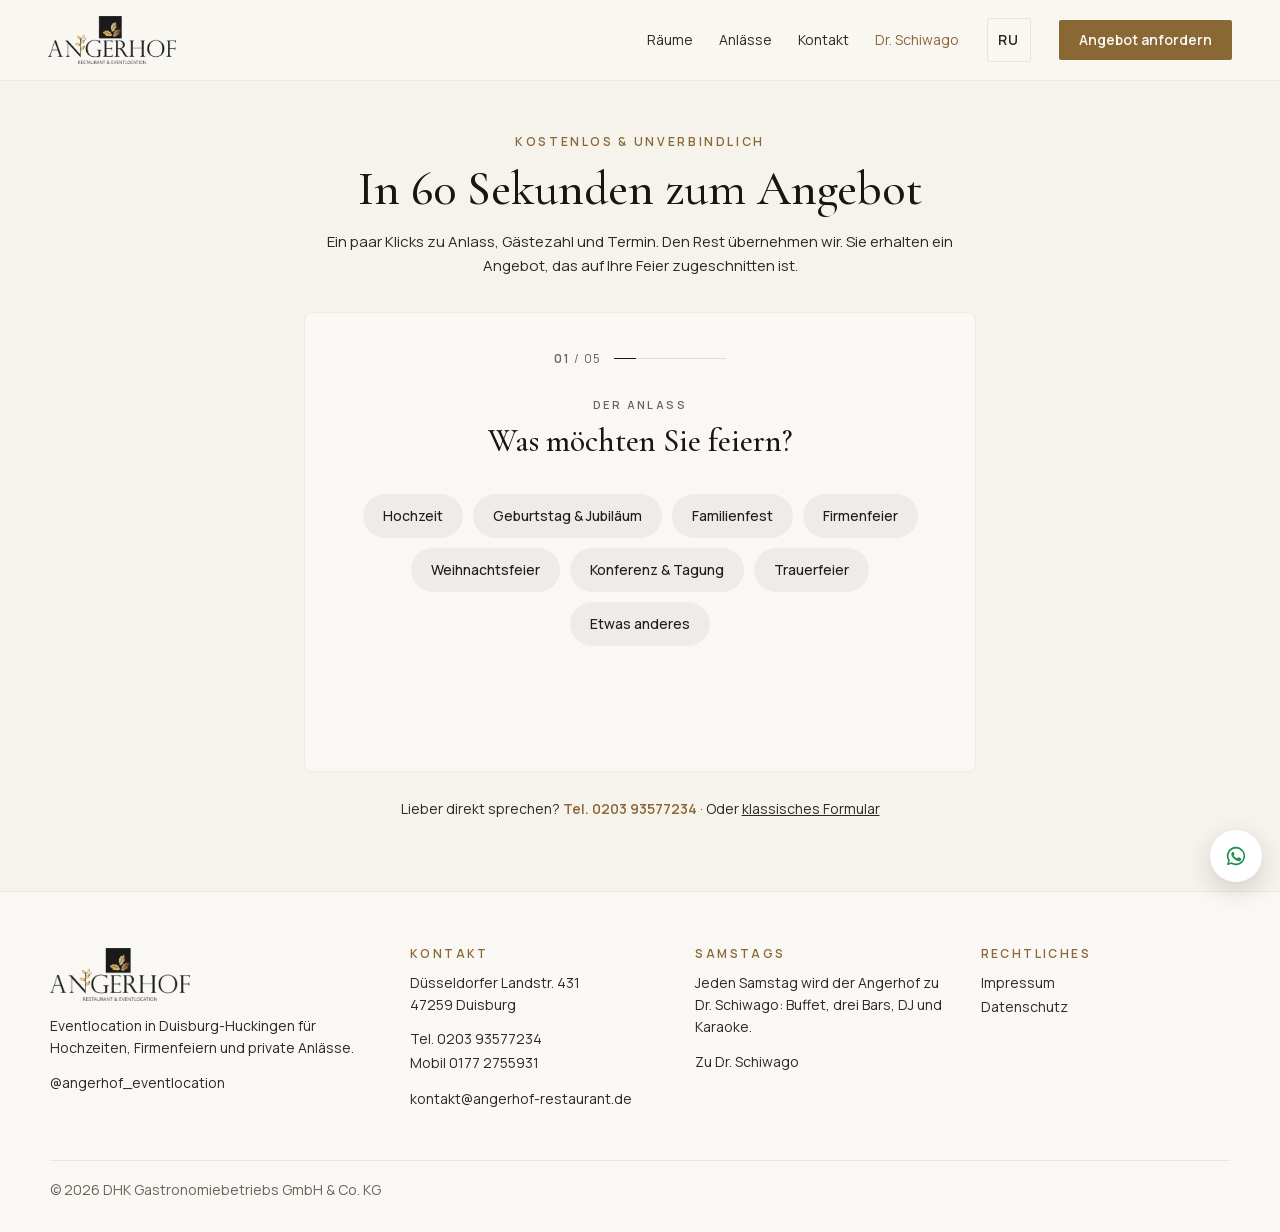
<file: anfrage.html>
<!doctype html>
<html lang="de">
<head>
<meta charset="utf-8">
<meta name="viewport" content="width=device-width, initial-scale=1, viewport-fit=cover">
<title>In 60 Sekunden zum Angebot · Angerhof Duisburg</title>
<meta name="description" content="Feier im Angerhof anfragen: Anlass, Gästezahl und Termin wählen, kostenlos und unverbindlich ein Angebot erhalten. Samstags ist der Angerhof für Dr. Schiwago reserviert.">
<meta name="robots" content="noindex, nofollow">
<meta name="theme-color" content="#f6f3ed">
<link rel="alternate" hreflang="de" href="https://engelstraenen.github.io/drschiwago/anfrage.html">
<link rel="alternate" hreflang="ru" href="https://engelstraenen.github.io/drschiwago/ru/anfrage.html">
<link rel="icon" href="https://drschiwago.de/favicon.png">
<link rel="preload" as="font" type="font/woff2" href="assets/fonts/cormorant-garamond-normal-latin.woff2" crossorigin>
<link rel="stylesheet" href="assets/css/fonts.css?v=1795730989">
<link rel="stylesheet" href="assets/css/anfrage.css?v=1795730989">
</head>
<body>

<a class="skip" href="#angebot">Zum Inhalt springen</a>

<header class="ah-head">
  <a class="ah-logo" href="https://www.angerhof-duisburg.de/" target="_blank" rel="noopener" aria-label="Angerhof Eventlocation"><img src="assets/img/angerhof-logo.webp?v=1795730989" alt="Angerhof Restaurant und Eventlocation" width="697" height="265"></a>
  <nav class="ah-nav" aria-label="Hauptmenü">
    <a href="rundgang.html">Räume</a>
    <a href="index.html#feiern">Anlässe</a>
    <a href="#kontakt">Kontakt</a>
    <a class="ah-nav__drs" href="index.html">Dr. Schiwago</a>
  </nav>
  <a class="ah-lang" href="ru/anfrage.html" hreflang="ru" lang="ru" aria-label="Русская версия">RU</a>
  <a class="ah-cta" href="#angebot">Angebot anfordern</a>
</header>

<main id="angebot">
  <section class="ah-intro">
    <p class="ah-eyebrow">Kostenlos &amp; unverbindlich</p>
    <h1>In 60 Sekunden zum Angebot</h1>
    <p class="ah-lead">Ein paar Klicks zu Anlass, Gästezahl und Termin. Den Rest übernehmen wir. Sie erhalten ein Angebot, das auf Ihre Feier zugeschnitten ist.</p>
  </section>

  <form class="ah-card" id="wizard" novalidate>
    <div class="ah-prog"><span class="ah-prog__n"><b data-step-n>01</b> / 05</span><span class="ah-prog__line"><i></i></span></div>

    <fieldset class="ah-step is-on" data-step="1">
      <legend class="ah-step__head"><span class="ah-eyebrow ah-eyebrow--sm">Der Anlass</span><span class="ah-q">Was möchten Sie feiern?</span></legend>
      <div class="ah-pills" data-name="anlass">
        <button type="button" class="ah-pill" data-de="Hochzeit">Hochzeit</button>
        <button type="button" class="ah-pill" data-de="Geburtstag &amp; Jubiläum">Geburtstag &amp; Jubiläum</button>
        <button type="button" class="ah-pill" data-de="Familienfest">Familienfest</button>
        <button type="button" class="ah-pill" data-de="Firmenfeier">Firmenfeier</button>
        <button type="button" class="ah-pill" data-de="Weihnachtsfeier">Weihnachtsfeier</button>
        <button type="button" class="ah-pill" data-de="Konferenz &amp; Tagung">Konferenz &amp; Tagung</button>
        <button type="button" class="ah-pill" data-de="Trauerfeier">Trauerfeier</button>
        <button type="button" class="ah-pill" data-de="Etwas anderes">Etwas anderes</button>
      </div>
    </fieldset>

    <fieldset class="ah-step" data-step="2">
      <legend class="ah-step__head"><span class="ah-eyebrow ah-eyebrow--sm">Die Gäste</span><span class="ah-q">Mit wie vielen Gästen rechnen Sie?</span></legend>
      <p class="ah-hint">Eine Einschätzung genügt völlig.</p>
      <div class="ah-pills" data-name="gaeste">
        <button type="button" class="ah-pill">Bis 30</button>
        <button type="button" class="ah-pill">30 – 60</button>
        <button type="button" class="ah-pill">60 – 100</button>
        <button type="button" class="ah-pill">100 – 200</button>
        <button type="button" class="ah-pill">Über 200</button>
        <button type="button" class="ah-pill">Weiß ich noch nicht</button>
      </div>
    </fieldset>

    <fieldset class="ah-step" data-step="3">
      <legend class="ah-step__head"><span class="ah-eyebrow ah-eyebrow--sm">Der Termin</span><span class="ah-q">Wann soll gefeiert werden?</span></legend>
      <p class="ah-hint">Noch unsicher? Wählen Sie ungefähr, wir prüfen Alternativen mit.</p>
      <div class="ah-cal">
        <div class="ah-cal__top">
          <button type="button" class="ah-cal__nav" data-cal="-1" aria-label="Vorheriger Monat">‹</button>
          <span class="ah-cal__month" data-cal-month></span>
          <button type="button" class="ah-cal__nav" data-cal="1" aria-label="Nächster Monat">›</button>
        </div>
        <div class="ah-cal__grid" data-cal-days></div>
      </div>
      <p class="ah-note">Samstags ist der Angerhof durchgehend für unsere Veranstaltungsreihe Dr. Schiwago reserviert. Für Ihre Feier stehen alle übrigen Wochentage zur Verfügung. Freitag und Sonntag sind besonders gefragt.</p>
      <button type="button" class="ah-skip" data-next>Überspringen</button>
    </fieldset>

    <fieldset class="ah-step" data-step="4">
      <legend class="ah-step__head"><span class="ah-eyebrow ah-eyebrow--sm">Ihre Wünsche</span><span class="ah-q">Woran sollen wir denken?</span></legend>
      <p class="ah-hint">Mehrfachauswahl möglich, alles optional.</p>
      <div class="ah-pills" data-name="wuensche" data-multi>
        <button type="button" class="ah-pill">Menü oder Buffet</button>
        <button type="button" class="ah-pill">Getränkepauschale</button>
        <button type="button" class="ah-pill">Sektempfang</button>
        <button type="button" class="ah-pill">DJ oder Livemusik</button>
        <button type="button" class="ah-pill">Dekoration &amp; Floristik</button>
        <button type="button" class="ah-pill">Tagungstechnik</button>
        <button type="button" class="ah-pill">Beraten Sie mich</button>
      </div>
      <button type="button" class="ah-skip" data-next data-multi-next><span data-l="skip">Überspringen</span><span data-l="next" hidden>Weiter</span></button>
    </fieldset>

    <fieldset class="ah-step" data-step="5">
      <legend class="ah-step__head"><span class="ah-eyebrow ah-eyebrow--sm">Fast geschafft</span><span class="ah-q">Wohin dürfen wir Ihr Angebot senden?</span></legend>
      <div class="ah-fields">
        <label class="ah-sr" for="f-name">Ihr Name</label><input class="ah-input" id="f-name" name="name" type="text" placeholder="Ihr Name" autocomplete="name" required>
        <label class="ah-sr" for="f-mail">E-Mail</label><input class="ah-input" id="f-mail" name="email" type="email" placeholder="ihre@email.de" autocomplete="email" required>
        <label class="ah-sr" for="f-tel">Telefon</label><input class="ah-input" id="f-tel" name="telefon" type="tel" placeholder="Telefon für Rückfragen" autocomplete="tel" required>
        <label class="ah-sr" for="f-msg">Nachricht</label><textarea class="ah-input ah-input--area" id="f-msg" name="nachricht" rows="3" placeholder="Sie möchten uns etwas mitteilen? (optional)"></textarea>
        <label class="ah-check"><input type="checkbox" name="datenschutz" required><span>Ich bin einverstanden, dass meine Angaben zur Bearbeitung meiner Anfrage verarbeitet werden. <a href="https://www.angerhof-duisburg.de/datenschutz" target="_blank" rel="noopener">Datenschutz</a></span></label>
        <p class="ah-err" data-err hidden>Bitte füllen Sie Name, E-Mail und Telefon aus und bestätigen Sie den Datenschutz.</p>
        <button class="ah-submit" type="submit">Angebot anfordern</button>
        <p class="ah-fine">Kostenlos, unverbindlich und ohne Weitergabe an Dritte.</p>
      </div>
    </fieldset>

    <div class="ah-step ah-done" data-step="6">
      <p class="ah-eyebrow ah-eyebrow--sm">Vielen Dank</p>
      <p class="ah-q">Ihre Anfrage ist vorbereitet.</p>
      <p class="ah-hint">Ihr E-Mail-Programm hat sich mit allen Angaben geöffnet. Bitte senden Sie die E-Mail ab, wir melden uns schnellstmöglich mit Ihrem Angebot.</p>
      <p class="ah-summary" data-summary></p>
    </div>

    <button type="button" class="ah-back" data-back aria-label="Ein Schritt zurück" hidden>←</button>
  </form>

  <p class="ah-direct">Lieber direkt sprechen? <a href="tel:+4920393577234">Tel. 0203 93577234</a> · Oder <a href="https://www.angerhof-duisburg.de/anfrage" target="_blank" rel="noopener">klassisches Formular</a></p>
</main>

<footer class="ah-foot" id="kontakt">
  <div class="ah-foot__cols">
    <div>
      <img class="ah-foot__logo" src="assets/img/angerhof-logo.webp?v=1795730989" alt="Angerhof" width="697" height="265" loading="lazy">
      <p>Eventlocation in Duisburg-Huckingen für Hochzeiten, Firmenfeiern und private Anlässe.</p>
      <p><a href="https://www.instagram.com/angerhof_eventlocation/" target="_blank" rel="noopener">@angerhof_eventlocation</a></p>
    </div>
    <div>
      <h2>Kontakt</h2>
      <p>Düsseldorfer Landstr. 431<br>47259 Duisburg</p>
      <p><a href="tel:+4920393577234">Tel. 0203 93577234</a><br><a href="tel:+491772755931">Mobil 0177 2755931</a></p>
      <p><a href="mailto:kontakt@angerhof-restaurant.de">kontakt@angerhof-restaurant.de</a></p>
    </div>
    <div>
      <h2>Samstags</h2>
      <p>Jeden Samstag wird der Angerhof zu Dr. Schiwago: Buffet, drei Bars, DJ und Karaoke.</p>
      <p><a href="index.html">Zu Dr. Schiwago</a></p>
    </div>
    <div>
      <h2>Rechtliches</h2>
      <p><a href="https://www.angerhof-duisburg.de/impressum" target="_blank" rel="noopener">Impressum</a><br><a href="https://www.angerhof-duisburg.de/datenschutz" target="_blank" rel="noopener">Datenschutz</a></p>
    </div>
  </div>
  <p class="ah-foot__copy">© 2026 DHK Gastronomiebetriebs GmbH &amp; Co. KG</p>
</footer>

<div class="ah-float">
  <a class="ah-float__wa" href="https://wa.me/491772755931?text=Guten%20Tag%2C%20ich%20interessiere%20mich%20f%C3%BCr%20eine%20Feier%20im%20Angerhof." target="_blank" rel="noopener" aria-label="Per WhatsApp schreiben"><svg viewBox="0 0 24 24" width="22" height="22" aria-hidden="true"><path fill="currentColor" d="M12 2a10 10 0 0 0-8.6 15.1L2 22l5-1.3A10 10 0 1 0 12 2Zm0 18.2a8.2 8.2 0 0 1-4.2-1.2l-.3-.2-3 .8.8-2.9-.2-.3A8.2 8.2 0 1 1 12 20.2Zm4.5-6.1c-.2-.1-1.5-.7-1.7-.8-.2-.1-.4-.1-.6.1l-.8 1c-.1.2-.3.2-.5.1a6.7 6.7 0 0 1-3.3-2.9c-.3-.4.2-.4.7-1.4.1-.2 0-.3 0-.4l-.8-1.8c-.2-.5-.4-.4-.6-.4h-.5a1 1 0 0 0-.7.3 3 3 0 0 0-.9 2.2 5.2 5.2 0 0 0 1.1 2.8 11.9 11.9 0 0 0 4.6 4c1.7.7 2.4.8 3.2.7a2.8 2.8 0 0 0 1.9-1.3 2.3 2.3 0 0 0 .2-1.3c-.1-.1-.3-.2-.5-.3Z"/></svg></a>
</div>

<script src="assets/js/anfrage.js?v=1795730989"></script>
</body>
</html>
</file>
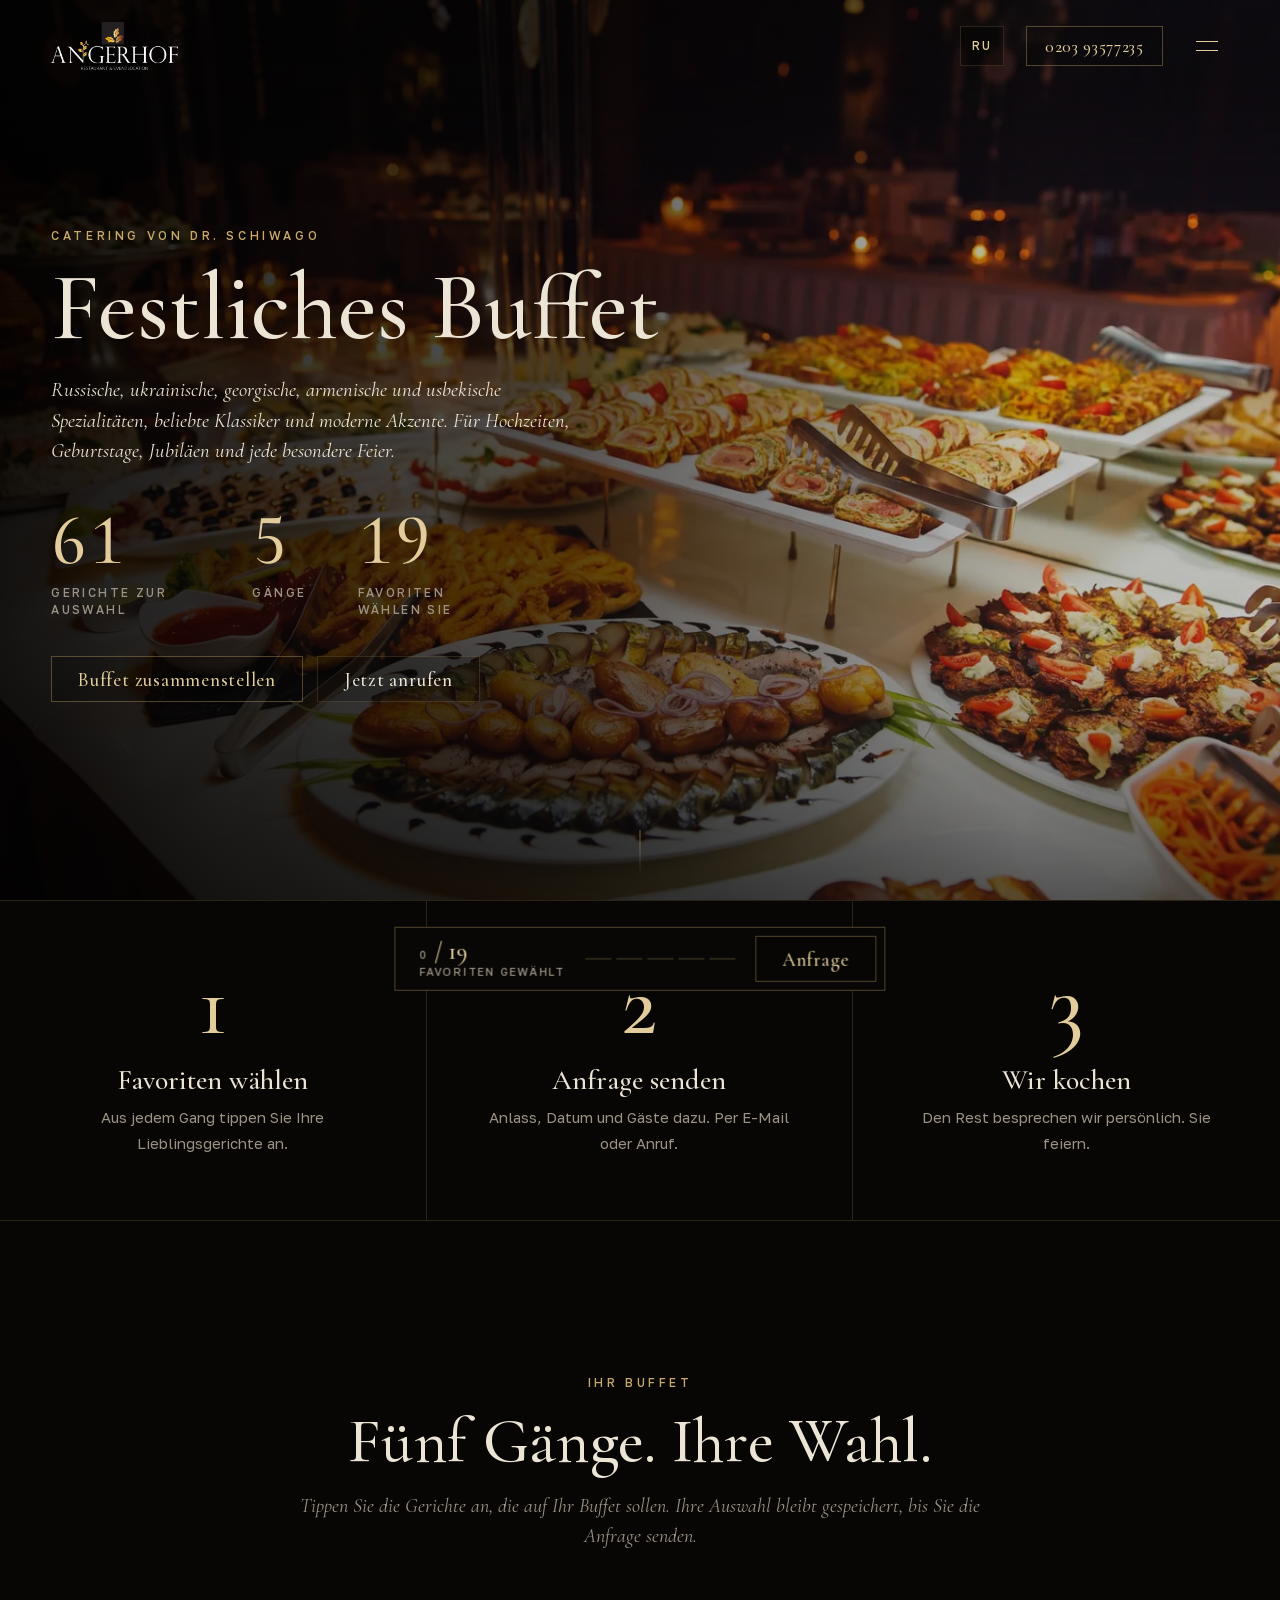
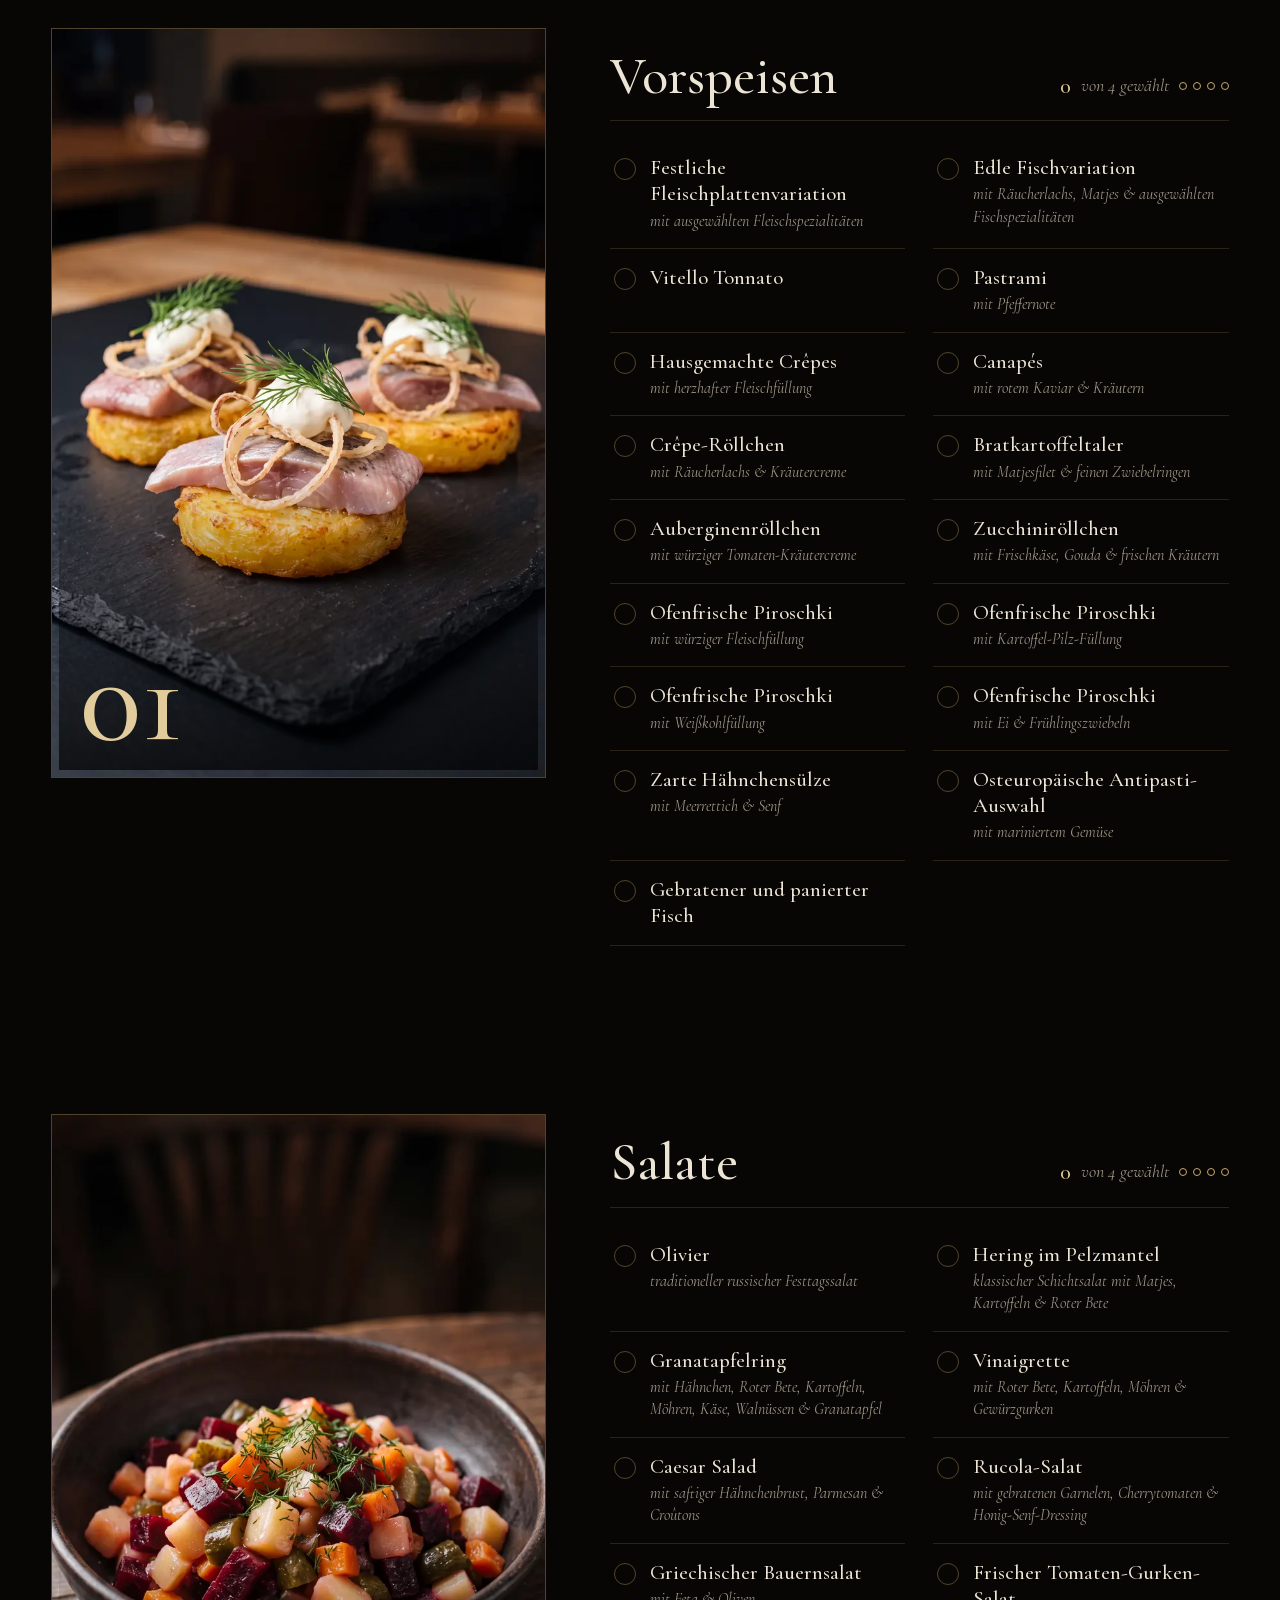
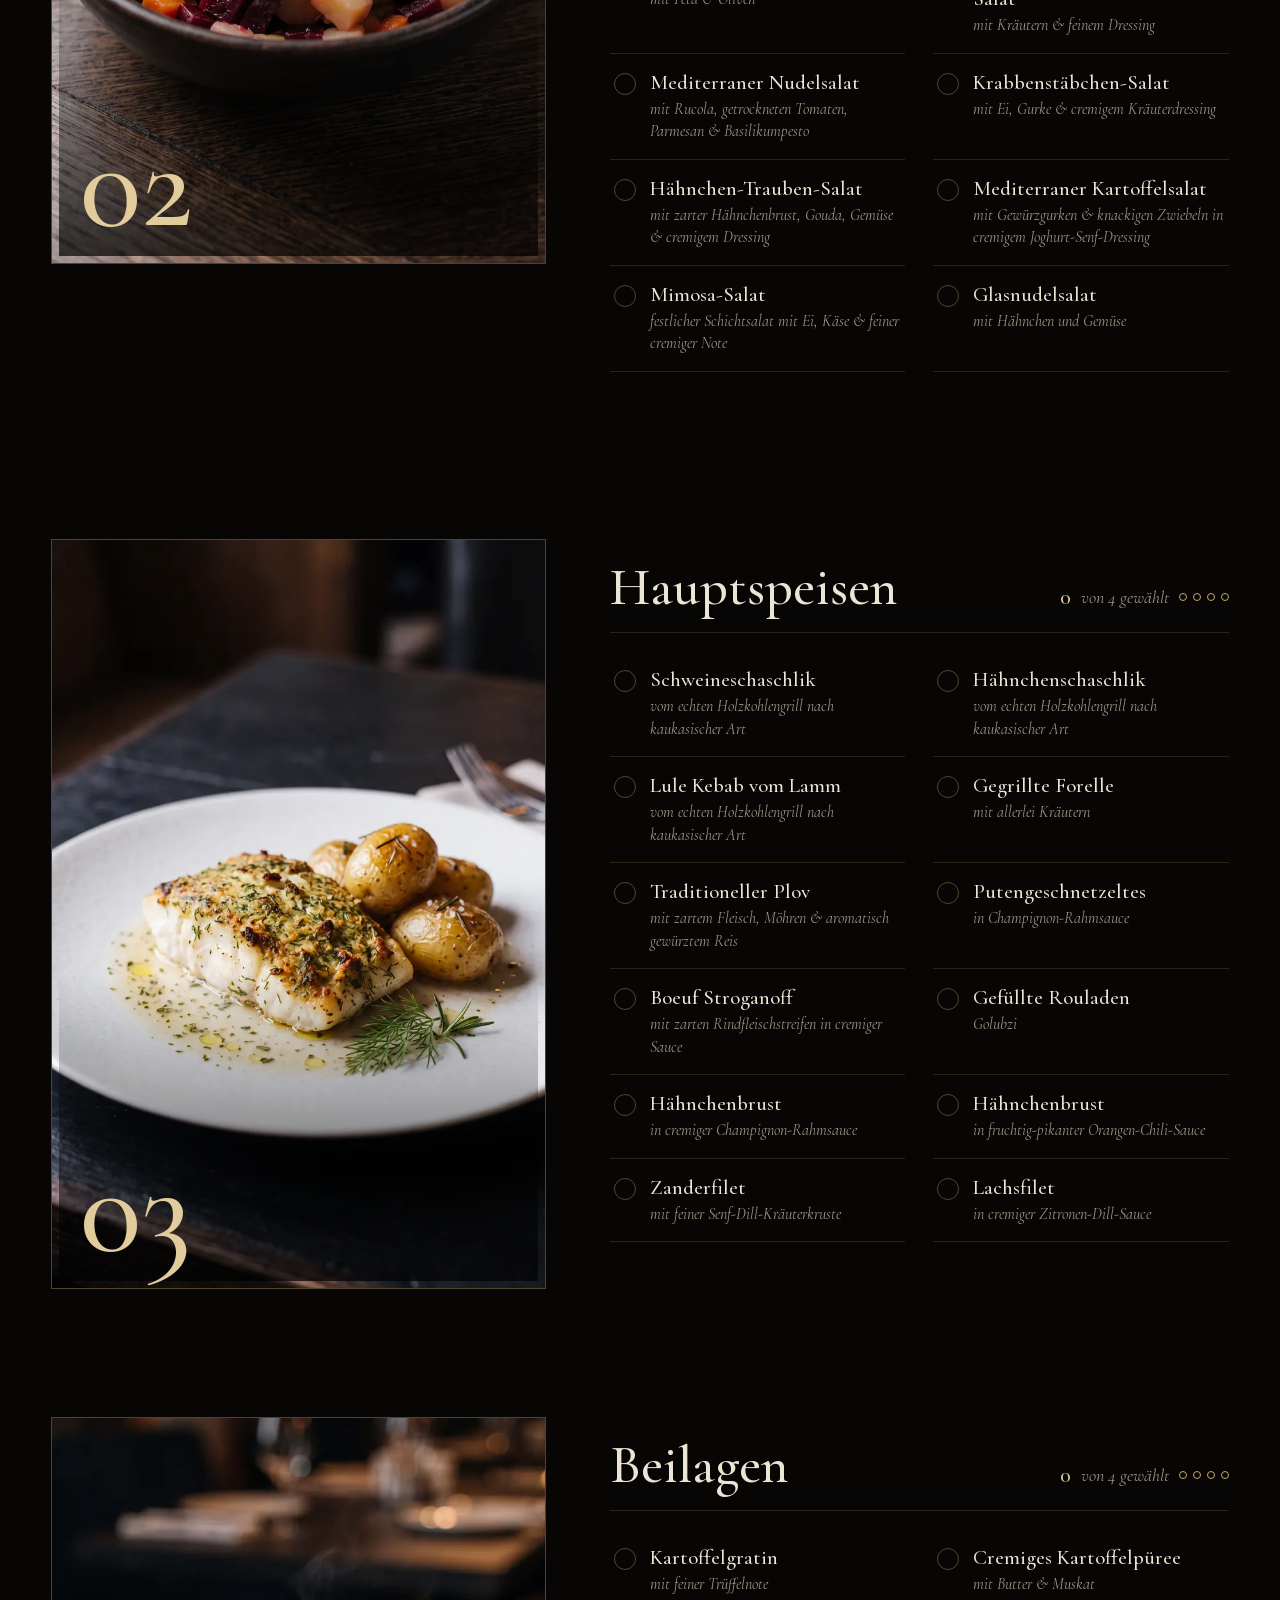
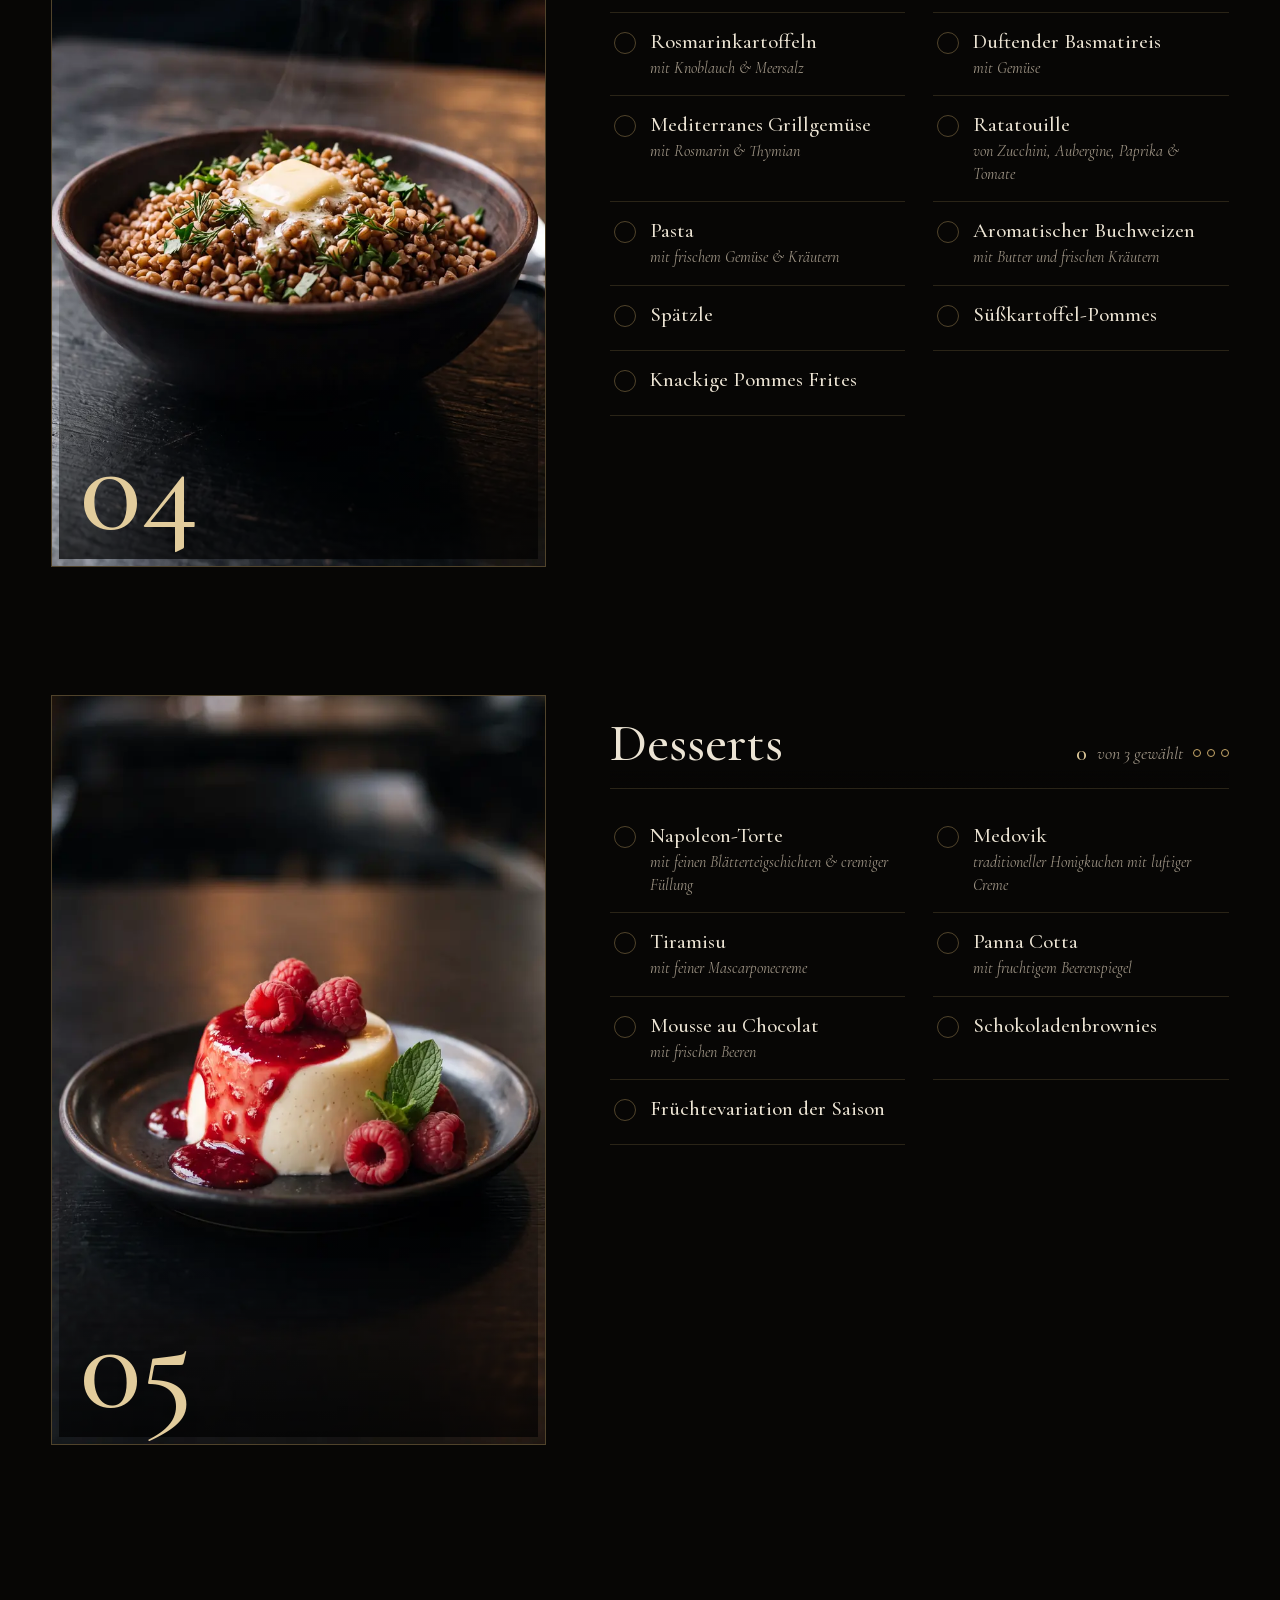
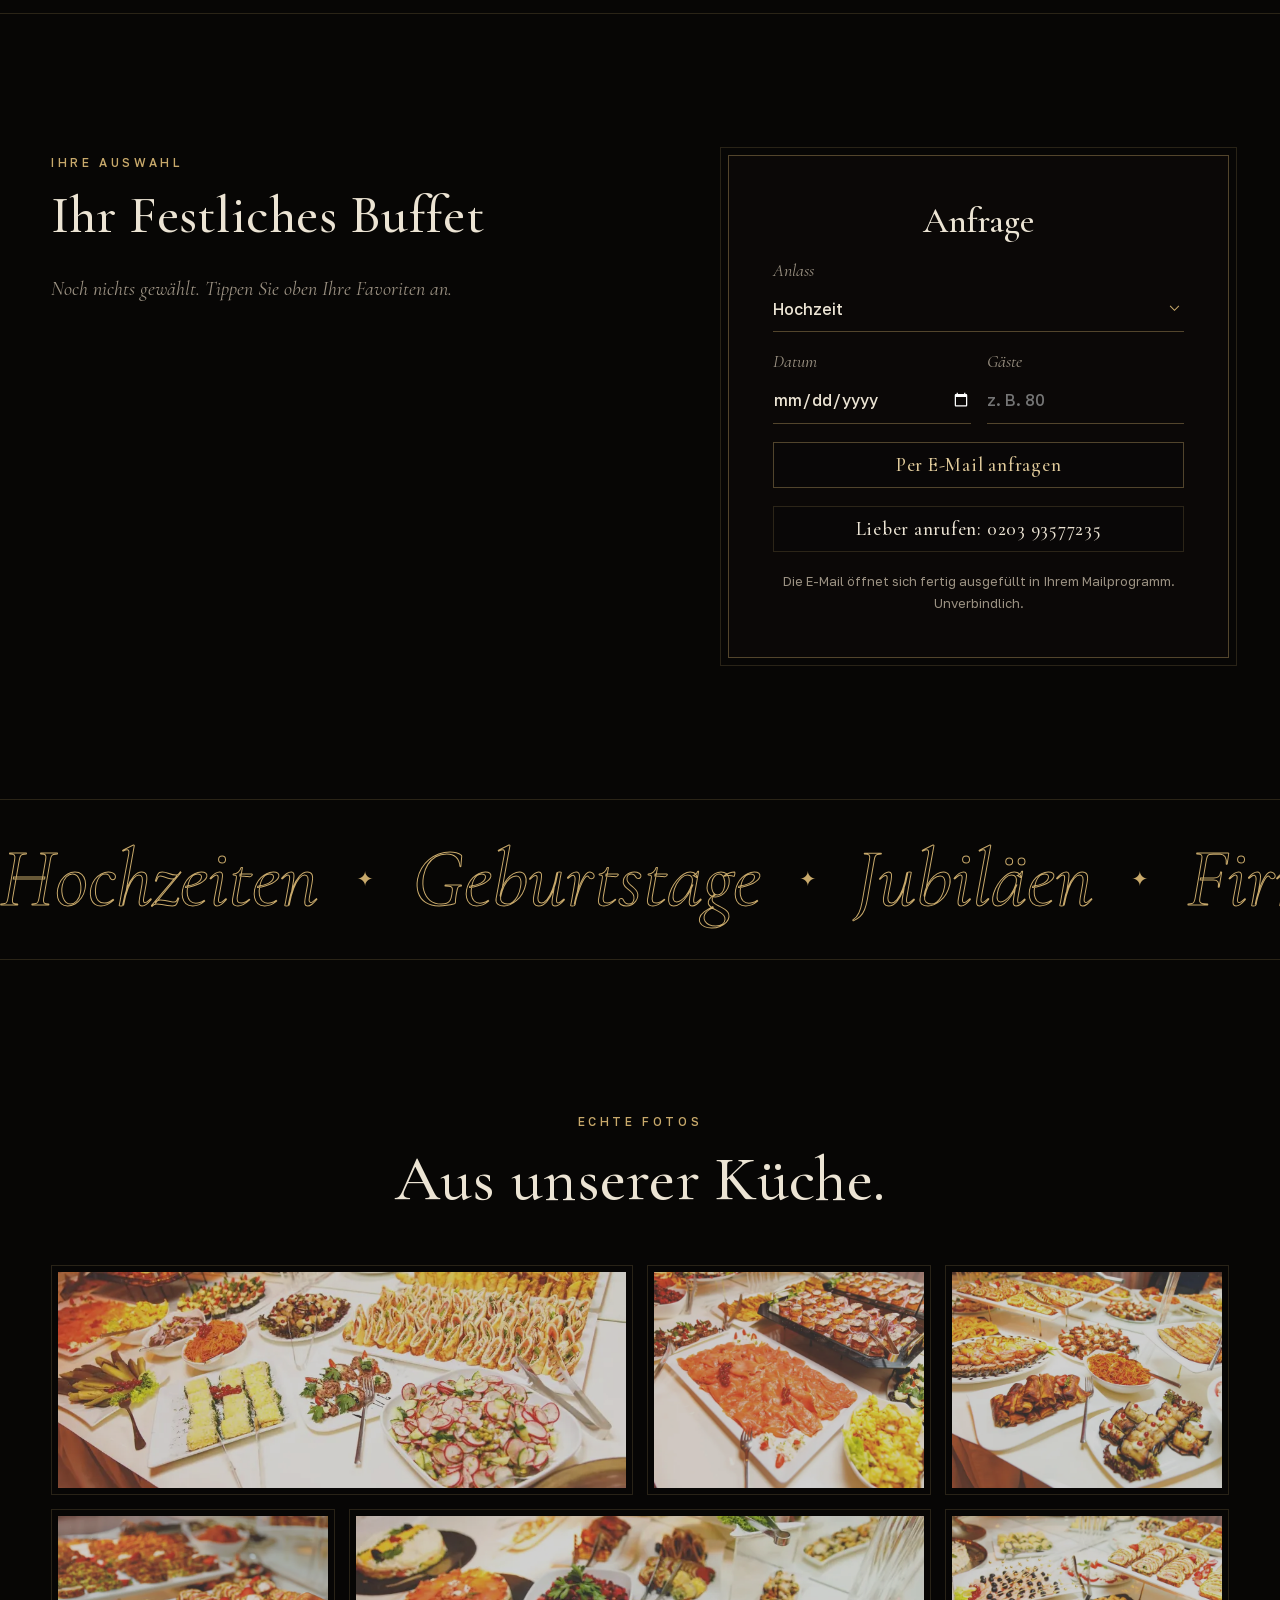
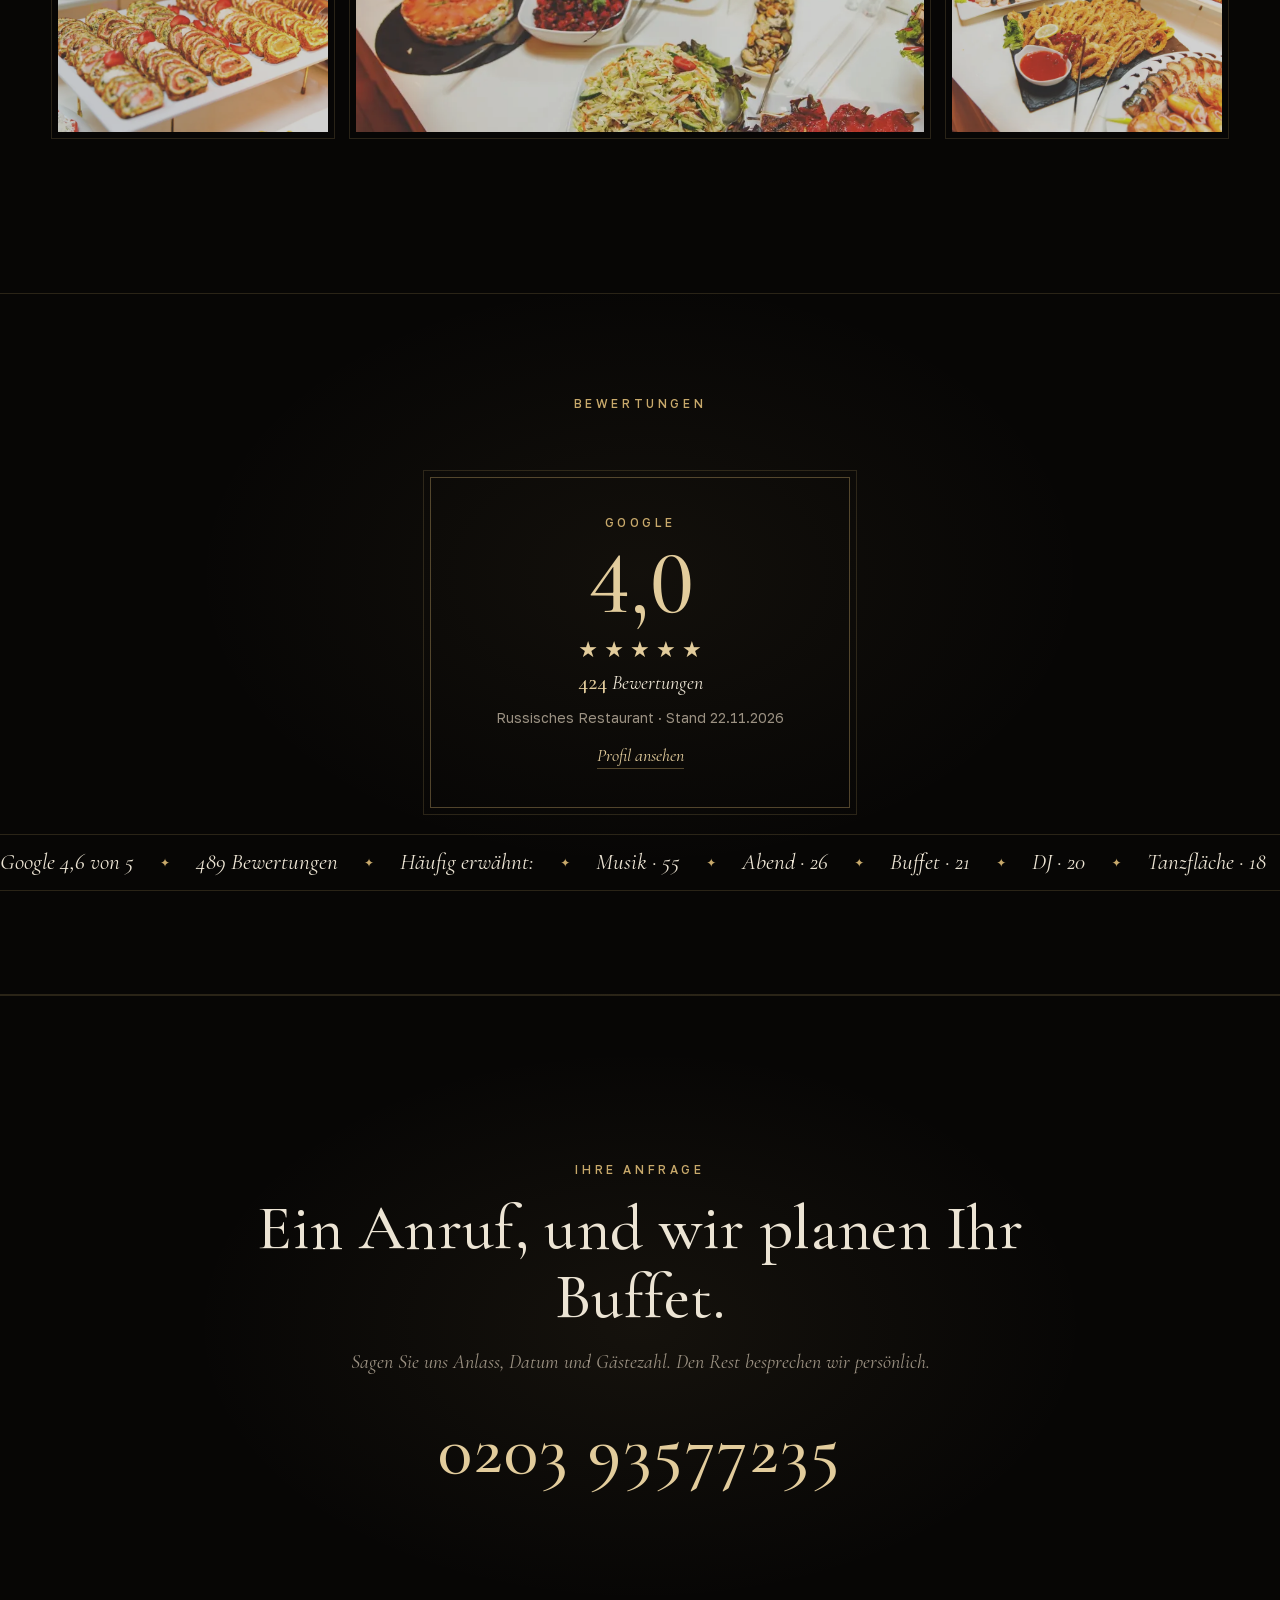
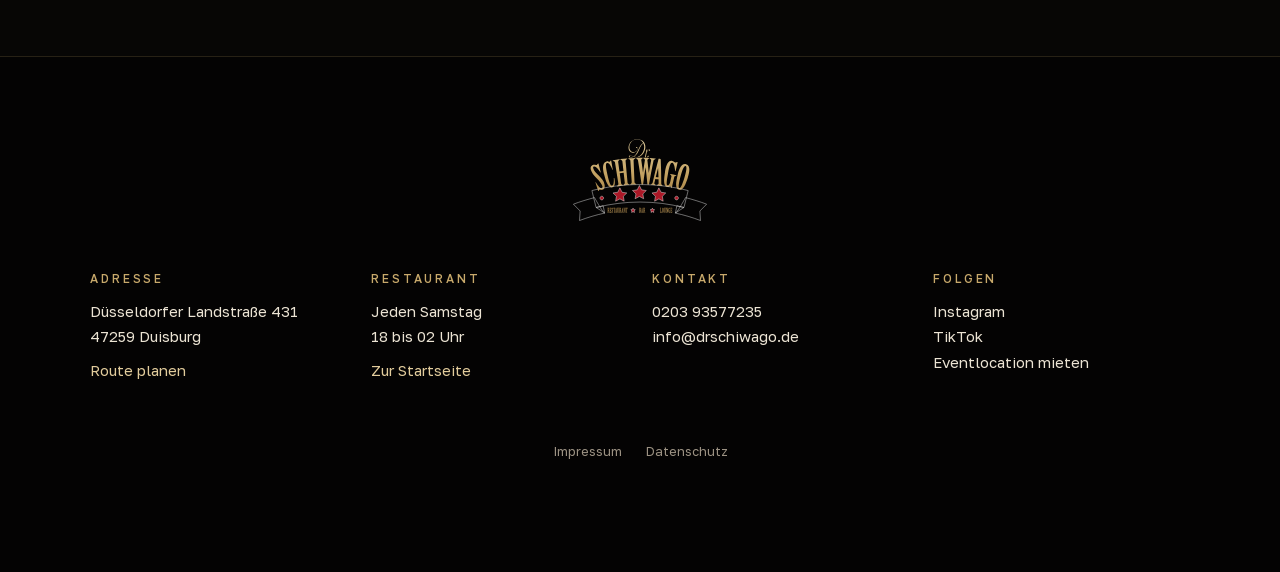
<file: catering.html>
<!doctype html>
<html lang="de">
<head>
<meta charset="utf-8">
<meta name="viewport" content="width=device-width, initial-scale=1, viewport-fit=cover">
<title>Catering · Festliches Buffet von Dr. Schiwago</title>
<meta name="description" content="Catering von Dr. Schiwago in Duisburg: das Festliche Buffet mit 61 Gerichten der russischen, ukrainischen, georgischen, armenischen und usbekischen Küche in fünf Gängen. Stellen Sie Ihre Favoriten zusammen, für Hochzeiten, Geburtstage und Jubiläen.">
<meta name="robots" content="noindex, nofollow">
<meta name="theme-color" content="#070605">
<link rel="alternate" hreflang="de" href="https://engelstraenen.github.io/drschiwago/catering.html">
<link rel="alternate" hreflang="ru" href="https://engelstraenen.github.io/drschiwago/ru/catering.html">
<link rel="icon" href="https://drschiwago.de/favicon.png">
<link rel="preload" as="font" type="font/woff2" href="assets/fonts/cormorant-garamond-normal-latin.woff2" crossorigin>
<link rel="stylesheet" href="assets/css/fonts.css?v=1795730989">
<link rel="stylesheet" href="assets/css/style.css?v=1795730989">
<link rel="stylesheet" href="assets/css/catering.css?v=1795730989">
<script src="assets/js/img.js?v=1795730989"></script>
</head>
<body class="page-catering">

<header class="nav nav--page" id="nav">
  <a class="nav__mark nav__mark--logo" href="index.html" aria-label="Angerhof · Dr. Schiwago, zur Startseite"><img src="assets/img/angerhof-logo-weiss.webp?v=1795730989" alt="Angerhof Restaurant und Eventlocation" width="900" height="340"></a>
  <nav class="nav__links" aria-label="Hauptmenü">
    <a href="index.html#buffet">Buffet</a>
    <a href="index.html#abend">Der Abend</a>
    <a href="rundgang.html">Rundgang</a>
    <a href="index.html#feiern">Feiern</a>
    <a href="catering.html" aria-current="page">Catering</a>
    <a href="#galerie">Fotos</a>
    <a href="#bewertungen">Bewertungen</a>
    <a href="#kontakt">Kontakt</a>
  </nav>
  <a class="nav__lang" href="ru/catering.html" hreflang="ru" lang="ru" aria-label="Русская версия">RU</a>
  <a class="line-btn nav__cta" href="tel:+4920393577235">0203 93577235</a>
  <button class="nav__burger" aria-label="Menü öffnen" aria-expanded="false"><span></span><span></span></button>
</header>

<main id="top">

  <!-- HERO -->
  <section class="chero" data-need="catering">
    <img class="chero__img" data-img="catering" alt="Festlich aufgebautes Buffet für eine Feier">
    <div class="chero__shade" aria-hidden="true"></div>
    <div class="chero__text">
      <p class="eyebrow">Catering von Dr. Schiwago</p>
      <h1 class="chero__title">Festliches Buffet</h1>
      <p class="chero__lead">Russische, ukrainische, georgische, armenische und usbekische Spezialitäten, beliebte Klassiker und moderne Akzente. Für Hochzeiten, Geburtstage, Jubiläen und jede besondere Feier.</p>
      <div class="chero__nums">
        <span><b data-to="61">0</b>Gerichte zur Auswahl</span>
        <span><b data-to="5">0</b>Gänge</span>
        <span><b data-to="19">0</b>Favoriten wählen Sie</span>
      </div>
      <div class="chero__btns">
        <a class="line-btn" href="#baukasten">Buffet zusammenstellen</a>
        <a class="line-btn line-btn--quiet" href="tel:+4920393577235">Jetzt anrufen</a>
      </div>
    </div>
    <div class="scrollhint" aria-hidden="true"><span></span></div>
  </section>

  <!-- SO GEHT'S -->
  <section class="how" aria-label="So funktioniert es">
    <div class="how__step reveal"><b>1</b><h2>Favoriten wählen</h2><p>Aus jedem Gang tippen Sie Ihre Lieblingsgerichte an.</p></div>
    <div class="how__step reveal"><b>2</b><h2>Anfrage senden</h2><p>Anlass, Datum und Gäste dazu. Per E-Mail oder Anruf.</p></div>
    <div class="how__step reveal"><b>3</b><h2>Wir kochen</h2><p>Den Rest besprechen wir persönlich. Sie feiern.</p></div>
  </section>

  <!-- BAUKASTEN -->
  <section class="builder" id="baukasten" aria-label="Buffet zusammenstellen">
    <div class="builder__head">
      <p class="eyebrow">Ihr Buffet</p>
      <h2 class="title">Fünf Gänge. Ihre Wahl.</h2>
      <p>Tippen Sie die Gerichte an, die auf Ihr Buffet sollen. Ihre Auswahl bleibt gespeichert, bis Sie die Anfrage senden.</p>
    </div>
    <div class="courses" id="courses"></div>
  </section>

  <!-- ANFRAGE -->
  <section class="ask" id="anfrage" aria-label="Anfrage">
    <div class="ask__inner">
      <div class="ask__sum">
        <p class="eyebrow">Ihre Auswahl</p>
        <h2 class="title">Ihr Festliches Buffet</h2>
        <div class="ask__list" id="ask-list"><p class="ask__empty">Noch nichts gewählt. Tippen Sie oben Ihre Favoriten an.</p></div>
      </div>
      <form class="ask__form" id="ask-form" novalidate>
        <h3>Anfrage</h3>
        <label class="field">Anlass
          <select name="anlass">
            <option>Hochzeit</option><option>Geburtstag</option><option>Jubiläum</option><option>Firmenfeier</option><option>Weihnachtsfeier</option><option>Taufe / Familienfest</option><option>Etwas anderes</option>
          </select>
        </label>
        <div class="field__row">
          <label class="field">Datum<input type="date" name="datum"></label>
          <label class="field">Gäste<input type="number" name="gaeste" min="10" step="1" placeholder="z. B. 80" inputmode="numeric"></label>
        </div>
        <button class="line-btn" type="submit">Per E-Mail anfragen</button>
        <a class="line-btn line-btn--quiet" href="tel:+4920393577235">Lieber anrufen: 0203 93577235</a>
        <p class="ask__note">Die E-Mail öffnet sich fertig ausgefüllt in Ihrem Mailprogramm. Unverbindlich.</p>
      </form>
    </div>
  </section>

  <!-- ANLÄSSE -->
  <section class="marquee" aria-label="Anlässe">
    <div class="marquee__row"><span>Hochzeiten</span><i>✦</i><span>Geburtstage</span><i>✦</i><span>Jubiläen</span><i>✦</i><span>Firmenfeiern</span><i>✦</i><span>Taufen</span><i>✦</i><span>Hochzeiten</span><i>✦</i><span>Geburtstage</span><i>✦</i><span>Jubiläen</span><i>✦</i><span>Firmenfeiern</span><i>✦</i><span>Taufen</span><i>✦</i></div>
  </section>

  <!-- GALERIE: echte Fotos -->
  <section class="gal" id="galerie">
    <div class="gal__head">
      <p class="eyebrow">Echte Fotos</p>
      <h2 class="title">Aus unserer Küche.</h2>
    </div>
    <div class="gal__grid">
      <figure class="gal__item gal__item--w reveal" data-need="foto-buffet-2"><img data-img="foto-buffet-2" alt="Das Buffet mit Platten und Salaten"><figcaption>Das ganze Buffet</figcaption></figure>
      <figure class="gal__item reveal" data-need="foto-buffet-3"><img data-img="foto-buffet-3" alt="Räucherlachs"><figcaption>Räucherlachs</figcaption></figure>
      <figure class="gal__item reveal" data-need="foto-buffet-4"><img data-img="foto-buffet-4" alt="Auberginenröllchen"><figcaption>Auberginenröllchen</figcaption></figure>
      <figure class="gal__item reveal" data-need="foto-buffet-1"><img data-img="foto-buffet-1" alt="Hausgemachte Röllchen"><figcaption>Hausgemachte Röllchen</figcaption></figure>
      <figure class="gal__item gal__item--w reveal" data-need="foto-buffet-7"><img data-img="foto-buffet-7" alt="Salate und Vorspeisen"><figcaption>Salate</figcaption></figure>
      <figure class="gal__item reveal" data-need="foto-buffet-6"><img data-img="foto-buffet-6" alt="Calamari und Canapés"><figcaption>Vorspeisen</figcaption></figure>
    </div>
  </section>

  <!-- BEWERTUNGEN (Stand 22.11.2026) -->
  <section class="reviews reviews--compact" id="bewertungen">
    <p class="eyebrow">Bewertungen</p>
    <div class="rev__grid">
      <a class="rev reveal" href="https://maps.google.com/?cid=11130484458952799172" target="_blank" rel="noopener" data-rate="4.6">
        <span class="rev__src">Google</span>
        <b class="rev__note" data-to-dec="4.6">4,6</b>
        <span class="rev__stars" aria-label="4,6 von 5 Sternen"><span class="rev__stars-off">★★★★★</span><span class="rev__stars-on">★★★★★</span></span>
        <span class="rev__count"><b data-to="489">489</b> Bewertungen</span>
        <span class="rev__meta">Russisches Restaurant · Stand 22.11.2026</span>
        <span class="rev__link">Profil ansehen</span>
      </a>
    </div>
    <div class="ticker ticker--g" aria-hidden="true"><div class="ticker__row"><span>Google 4,6 von 5</span><i aria-hidden="true">✦</i><span>489 Bewertungen</span><i aria-hidden="true">✦</i><span>Häufig erwähnt:</span><i aria-hidden="true">✦</i><span>Musik · 55</span><i aria-hidden="true">✦</i><span>Abend · 26</span><i aria-hidden="true">✦</i><span>Buffet · 21</span><i aria-hidden="true">✦</i><span>DJ · 20</span><i aria-hidden="true">✦</i><span>Tanzfläche · 18</span><i aria-hidden="true">✦</i><span>Publikum · 7</span><i aria-hidden="true">✦</i><span>Karaoke · 6</span><i aria-hidden="true">✦</i><span>Schaschlik · 5</span><i aria-hidden="true">✦</i><span>Google 4,6 von 5</span><i aria-hidden="true">✦</i><span>489 Bewertungen</span><i aria-hidden="true">✦</i><span>Häufig erwähnt:</span><i aria-hidden="true">✦</i><span>Musik · 55</span><i aria-hidden="true">✦</i><span>Abend · 26</span><i aria-hidden="true">✦</i><span>Buffet · 21</span><i aria-hidden="true">✦</i><span>DJ · 20</span><i aria-hidden="true">✦</i><span>Tanzfläche · 18</span><i aria-hidden="true">✦</i><span>Publikum · 7</span><i aria-hidden="true">✦</i><span>Karaoke · 6</span><i aria-hidden="true">✦</i><span>Schaschlik · 5</span><i aria-hidden="true">✦</i></div></div>
  </section>

  <!-- SCHLUSS -->
  <section class="call">
    <p class="eyebrow">Ihre Anfrage</p>
    <h2 class="title">Ein Anruf, und wir planen Ihr Buffet.</h2>
    <p>Sagen Sie uns Anlass, Datum und Gästezahl. Den Rest besprechen wir persönlich.</p>
    <a class="call__tel" href="tel:+4920393577235">0203 93577235</a>
  </section>

</main>

<footer class="foot" id="kontakt">
  <img class="foot__logo" src="assets/img/logo-gold.svg" alt="Dr. Schiwago" width="180" height="109">
  <div class="foot__cols">
    <div><h4>Adresse</h4><p>Düsseldorfer Landstraße 431<br>47259 Duisburg</p><a href="https://www.google.com/maps/dir/?api=1&amp;destination=Dr.+Schiwago%2C+D%C3%BCsseldorfer+Landstra%C3%9Fe+431%2C+47259+Duisburg" target="_blank" rel="noopener">Route planen</a></div>
    <div><h4>Restaurant</h4><p>Jeden Samstag<br>18 bis 02 Uhr</p><a href="index.html">Zur Startseite</a></div>
    <div><h4>Kontakt</h4><p><a href="tel:+4920393577235">0203 93577235</a><br><a href="mailto:info@drschiwago.de">info@drschiwago.de</a></p></div>
    <div><h4>Folgen</h4><p><a href="https://www.instagram.com/dr.schiwago_restaurant/" target="_blank" rel="noopener">Instagram</a><br><a href="https://www.tiktok.com/@dr.schiwago_restaurant" target="_blank" rel="noopener">TikTok</a><br><a href="index.html#feiern">Eventlocation mieten</a></p></div>
  </div>
  <div class="foot__legal"><a href="https://drschiwago.de/impressum" target="_blank" rel="noopener">Impressum</a><a href="https://drschiwago.de/datenschutz" target="_blank" rel="noopener">Datenschutz</a></div>
</footer>

<div class="tray" id="tray" aria-live="polite">
  <div class="tray__info"><b><span data-tray-n>0</span> / 19</b><span>Favoriten gewählt</span></div>
  <div class="tray__bars" aria-hidden="true"><i></i><i></i><i></i><i></i><i></i></div>
  <a class="line-btn tray__btn" href="#anfrage">Anfrage</a>
</div>

<div class="lightbox" id="lightbox" hidden>
  <button class="lightbox__x" aria-label="Schließen">×</button>
  <img alt="">
  <p class="lightbox__cap"></p>
</div>

<script src="assets/js/app.js?v=1795730989"></script>
<script src="assets/js/catering.js?v=1795730989"></script>
</body>
</html>
</file>
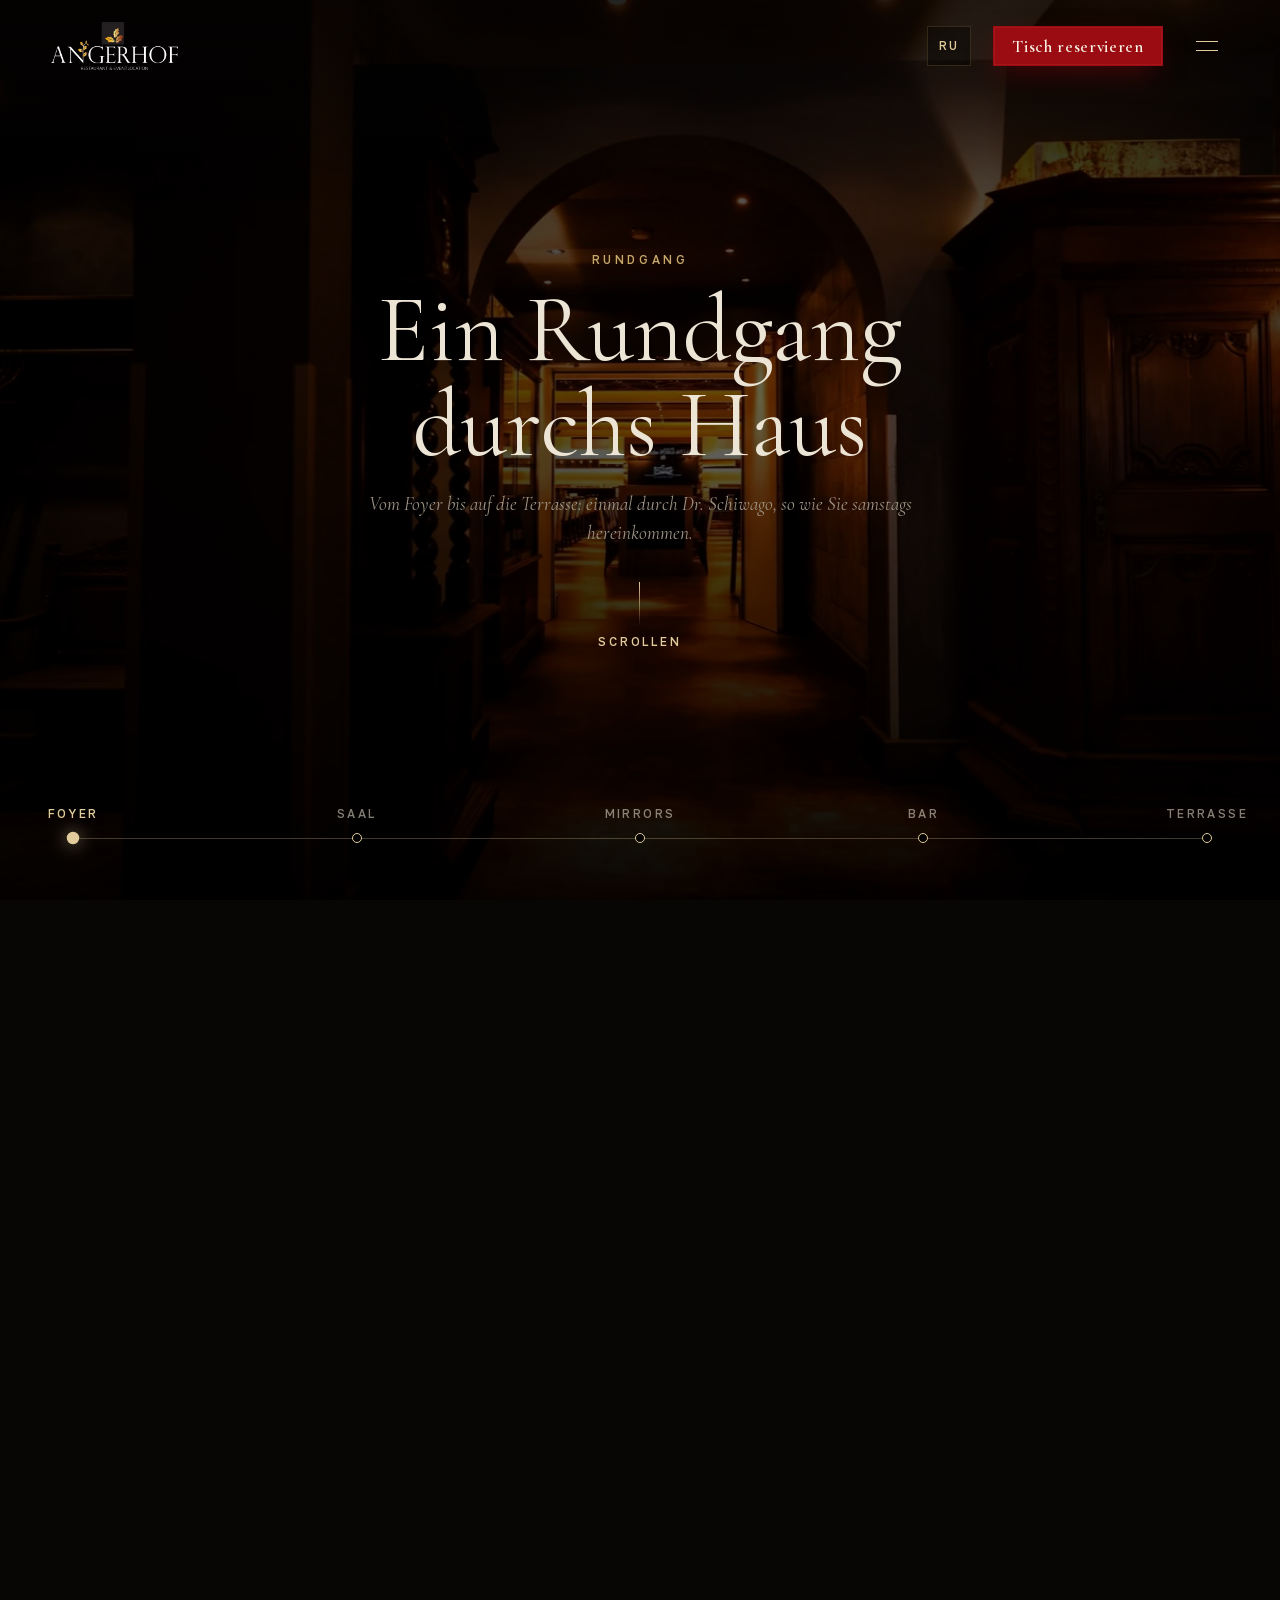
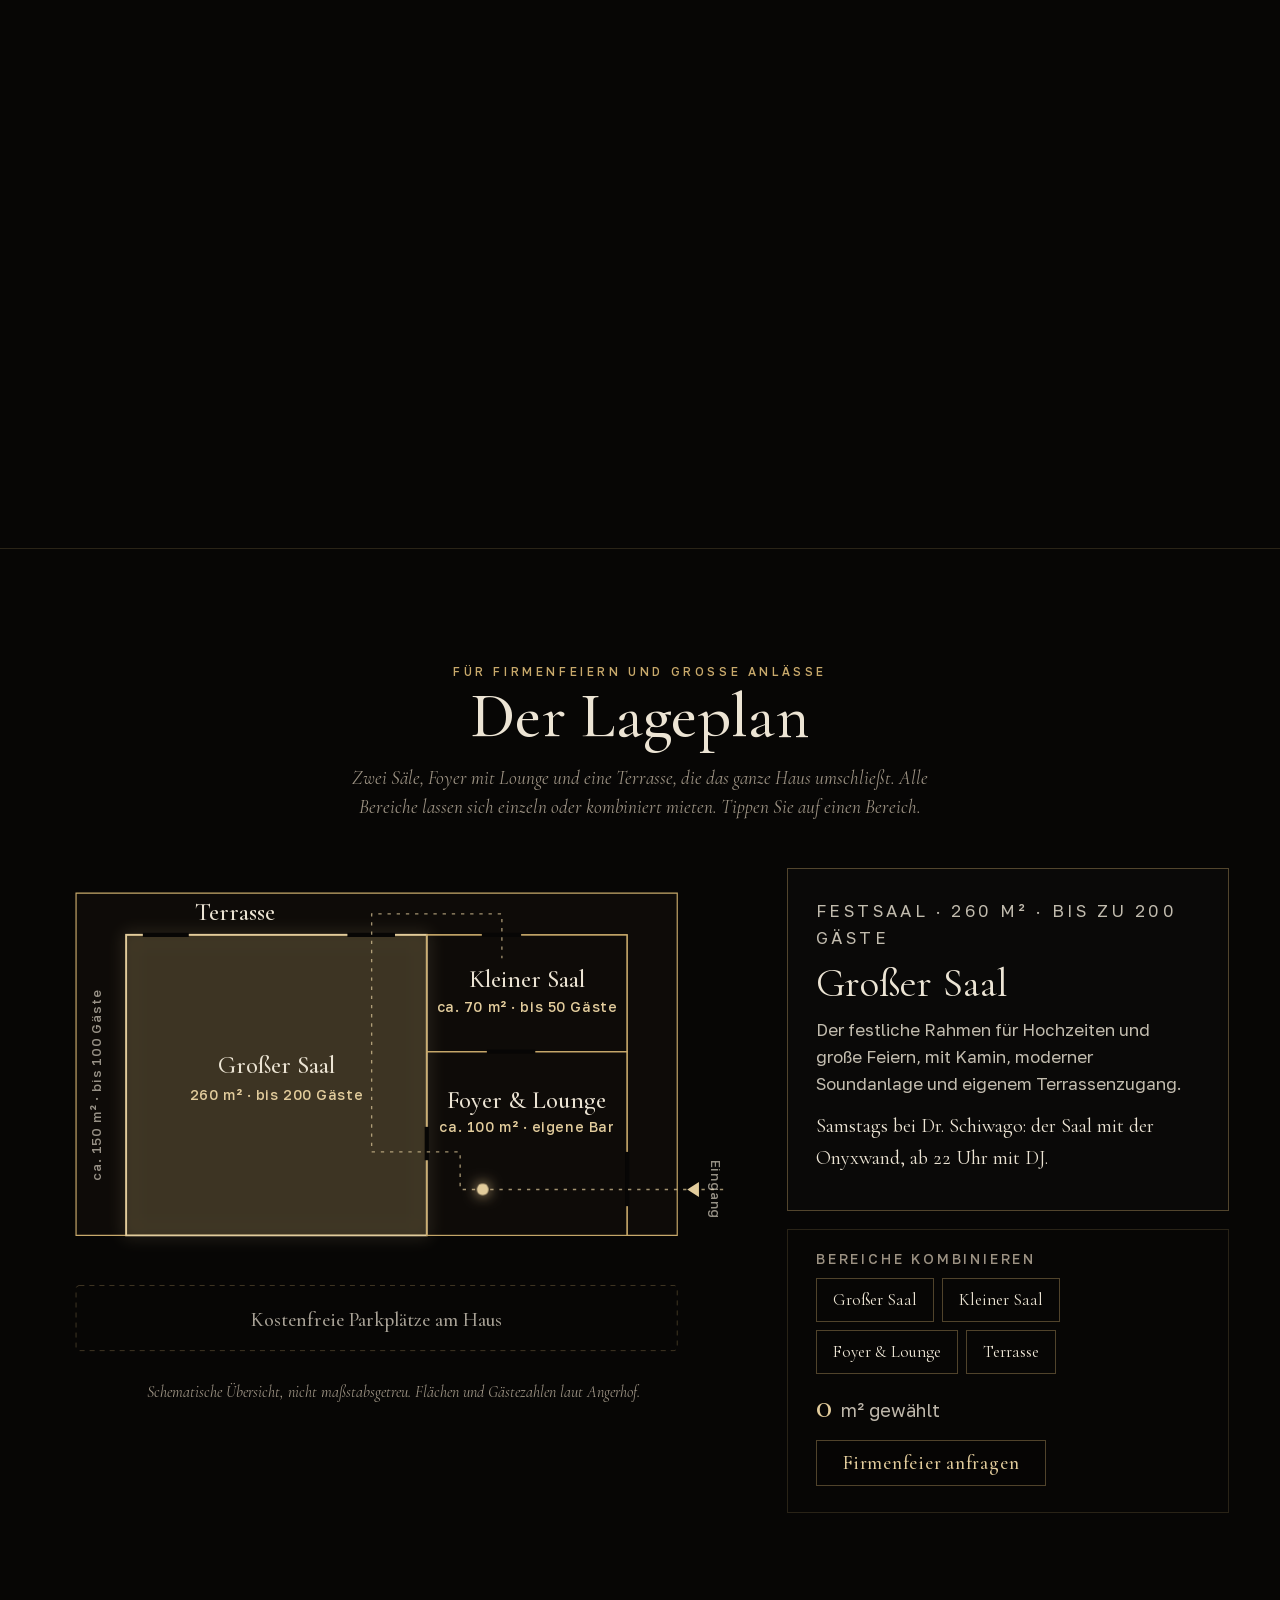
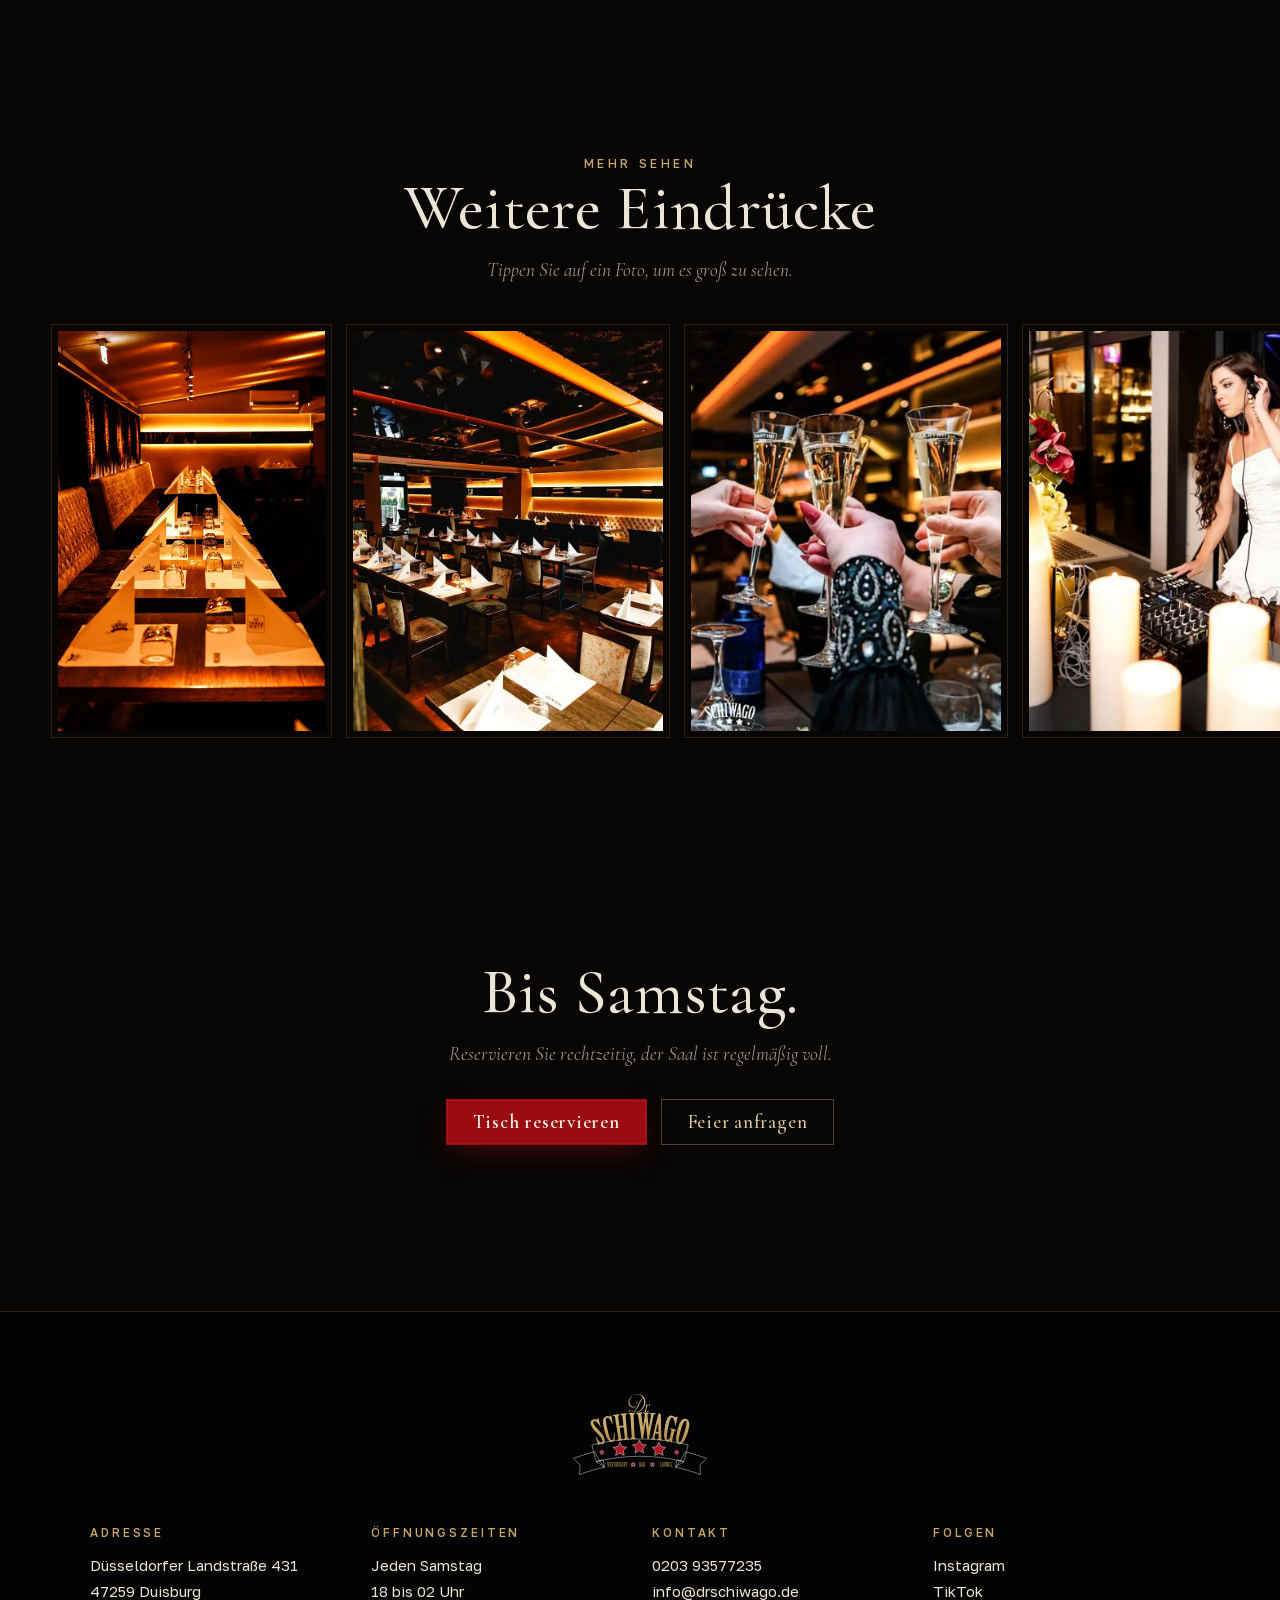
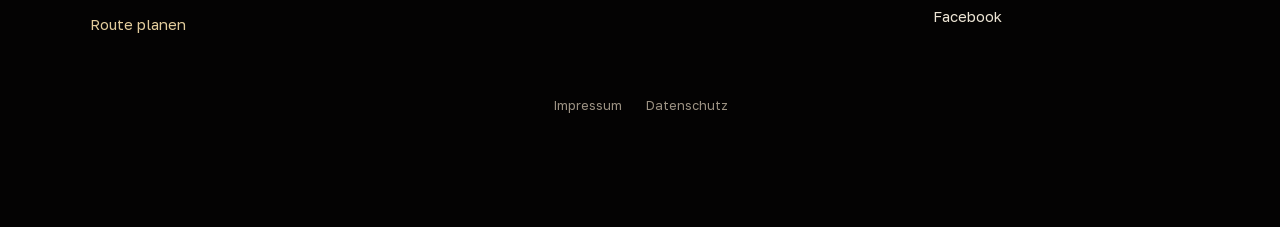
<file: rundgang-fahrt.html>
<!doctype html>
<html lang="de">
<head>
<meta charset="utf-8">
<meta name="viewport" content="width=device-width, initial-scale=1, viewport-fit=cover">
<title>Rundgang · Variante 1 „Die Fahrt“ · Dr. Schiwago</title>
<meta name="description" content="Ein Rundgang durch Dr. Schiwago in Duisburg: Foyer, Saal mit Onyxwand, Karaoke im MIRRORS, drei Bars und die beheizte Terrasse.">
<meta name="robots" content="noindex, nofollow">
<meta name="theme-color" content="#070605">
<link rel="icon" href="https://drschiwago.de/favicon.png">
<link rel="preload" as="font" type="font/woff2" href="assets/fonts/cormorant-garamond-normal-latin.woff2" crossorigin>
<link rel="stylesheet" href="assets/css/fonts.css?v=1795730989">
<link rel="stylesheet" href="assets/css/style.css?v=1795730989">
<link rel="stylesheet" href="assets/css/rundgang.css?v=1795730989">
<link rel="stylesheet" href="assets/css/rgv.css?v=1795730989">
<script src="assets/js/img.js?v=1795730989"></script>
</head>
<body class="page-rundgang rgv rgv--fahrt">

<header class="nav nav--page" id="nav">
  <a class="nav__mark nav__mark--logo" href="index.html" aria-label="Angerhof · Dr. Schiwago, zur Startseite"><img src="assets/img/angerhof-logo-weiss.webp?v=1795730989" alt="Angerhof Restaurant und Eventlocation" width="900" height="340"></a>
  <nav class="nav__links" aria-label="Hauptmenü">
    <a href="index.html#buffet">Buffet</a>
    <a href="index.html#abend">Der Abend</a>
    <a href="rundgang.html" aria-current="page">Rundgang</a>
    <a href="index.html#bars">Bars</a>
    <a href="index.html#feiern">Feiern</a>
    <a href="catering.html">Catering</a>
    <a href="index.html#bewertungen">Bewertungen</a>
    <a href="#kontakt">Kontakt</a>
  </nav>
  <a class="nav__lang" href="ru/rundgang.html" hreflang="ru" lang="ru" aria-label="Русская версия">RU</a>
  <a class="line-btn line-btn--blood nav__cta" href="index.html#reservieren">Tisch reservieren</a>
  <button class="nav__burger" aria-label="Menü öffnen" aria-expanded="false"><span></span><span></span></button>
</header>

<main id="top">

  <section class="ride" id="fahrt" style="--n: 5" aria-label="Rundgang durch die Räume">
    <div class="ride__stage">
      <div class="ride__track">

        <article class="ride__room" data-room="0">
          <div class="ride__pic"><img data-img="rg4k-foyer" data-fb="rg-foyer-1" data-img-m="rg-foyer-1" alt="Das Foyer mit Bogengang"></div>
          <div class="ride__shade"></div>
          <div class="ride__text"><h2>Foyer</h2><span class="ride__no">01</span><p>Durch den Bogengang geht es hinein in den Abend.</p></div>
        </article>

        <article class="ride__room ride__room--split" data-room="1">
          <div class="ride__pic"><img data-img="rg4k-saal" data-fb="rg-saal-1" data-img-m="rg-saal-1" alt="Der große Saal am Abend"></div>
          <div class="ride__pic ride__pic--night"><img data-img="rg4k-nacht" data-fb="rg-saalvibes-1" data-img-m="rg-saalvibes-1" alt="Der Saal in der Nacht mit Partylicht"></div>
          <div class="ride__split" aria-hidden="true"><span class="ride__knob"></span><em class="ride__lbl ride__lbl--l">Am Abend</em><em class="ride__lbl ride__lbl--r">In der Nacht</em></div>
          <div class="ride__shade"></div>
          <div class="ride__text"><h2>Saal</h2><span class="ride__no">02</span><p>Lange Tafeln und warmes Licht für bis zu 200 Gäste. Ab 22 Uhr geht das Licht runter, der DJ übernimmt.</p></div>
        </article>

        <article class="ride__room" data-room="2">
          <div class="ride__pic"><img data-img="rg4k-mirrors" data-fb="rg-karaoke-1" data-img-m="rg-karaoke-1" alt="Die Karaoke-Lounge MIRRORS"></div>
          <div class="ride__shade"></div>
          <div class="ride__text"><h2>MIRRORS</h2><span class="ride__no">03</span><p>Die Karaoke-Lounge mit eigener Bar und Kronleuchter.</p></div>
        </article>

        <article class="ride__room ride__room--bright" data-room="3">
          <div class="ride__pic"><img data-img="rg4k-bar" data-fb="rg-bar-saal" data-img-m="rg-bar-saal" alt="Die Saalbar"></div>
          <div class="ride__shade"></div>
          <figure class="ride__inset"><img data-img="rg-cocktail-1" alt="Cocktail an der Bar"><figcaption>Cocktails</figcaption></figure>
          <div class="ride__text"><h2>Bar</h2><span class="ride__no">04</span><p>Drei Bars im Haus: im Saal, im Foyer und auf der Terrasse.</p></div>
        </article>

        <article class="ride__room ride__room--bright" data-room="4">
          <div class="ride__pic"><img data-img="rg4k-terrasse" data-fb="rg-terrasse-1" data-img-m="rg-terrasse-1" alt="Die überdachte Terrasse"></div>
          <div class="ride__shade"></div>
          <div class="ride__text"><h2>Terrasse</h2><span class="ride__no">05</span><p>Unter dem Glasdach, beheizt und mit Blick ins Grüne.</p>
            <div class="ride__btns"><a class="line-btn line-btn--blood" href="index.html#reservieren">Tisch reservieren</a><a class="line-btn" href="anfrage.html">Feier anfragen</a></div></div>
        </article>

      </div>

      <div class="ride__intro">
        <p class="eyebrow">Rundgang</p>
        <h1 class="ride__title">Ein Rundgang<br>durchs Haus</h1>
        <p class="sub">Vom Foyer bis auf die Terrasse: einmal durch Dr. Schiwago, so wie Sie samstags hereinkommen.</p>
        <span class="rgv-cue" aria-hidden="true"><i></i>Scrollen</span>
      </div>

      <nav class="ride__line" aria-label="Räume">
        <span class="ride__fill"></span>
        <button data-go="0"><i></i><b>Foyer</b></button>
        <button data-go="1"><i></i><b>Saal</b></button>
        <button data-go="2"><i></i><b>MIRRORS</b></button>
        <button data-go="3"><i></i><b>Bar</b></button>
        <button data-go="4"><i></i><b>Terrasse</b></button>
      </nav>
    </div>
  </section>

  <section class="plan" id="lageplan" aria-labelledby="plan-t">
    <header class="plan__head">
      <p class="eyebrow">Für Firmenfeiern und große Anlässe</p>
      <h2 class="title" id="plan-t">Der Lageplan</h2>
      <p class="sub">Zwei Säle, Foyer mit Lounge und eine Terrasse, die das ganze Haus umschließt. Alle Bereiche lassen sich einzeln oder kombiniert mieten. Tippen Sie auf einen Bereich.</p>
    </header>
    <div class="plan__wrap">
      <figure class="plan__map">
        <svg viewBox="110 40 820 600" role="group" aria-label="Lageplan des Hauses, schematisch">
          <defs>
            <pattern id="plan-hatch" width="10" height="10" patternUnits="userSpaceOnUse" patternTransform="rotate(45)"><line x1="0" y1="0" x2="0" y2="10" stroke="rgba(200,169,107,.18)" stroke-width="1"/></pattern>
          </defs>
          <g class="plan__park" aria-hidden="true">
            <rect x="140" y="540" width="720" height="78" rx="4"/>
            <text x="500" y="589" text-anchor="middle" class="plan__lbl plan__lbl--park">Kostenfreie Parkplätze am Haus</text>
          </g>
          <g class="plan__area" data-area="terrasse" tabindex="0" role="button" aria-label="Terrasse, ca. 150 Quadratmeter, bis zu 100 Gäste">
            <path d="M140 70 H860 V480 H800 V120 H200 V480 H140 Z"/>
            <text x="330" y="102" text-anchor="middle" class="plan__lbl">Terrasse</text>
            <text x="170" y="300" text-anchor="middle" class="plan__lbl-xs" transform="rotate(-90 170 300)">ca. 150 m² · bis 100 Gäste</text>
          </g>
          <g class="plan__area" data-area="saal" tabindex="0" role="button" aria-label="Großer Saal, 260 Quadratmeter, bis zu 200 Gäste">
            <rect x="200" y="120" width="360" height="360"/>
            <text x="380" y="285" text-anchor="middle" class="plan__lbl">Großer Saal</text>
            <text x="380" y="318" text-anchor="middle" class="plan__lbl-s">260 m² · bis 200 Gäste</text>
          </g>
          <g class="plan__area" data-area="klein" tabindex="0" role="button" aria-label="Kleiner Saal, MIRRORS, ca. 70 Quadratmeter, bis zu 50 Gäste">
            <rect x="560" y="120" width="240" height="140"/>
            <text x="680" y="182" text-anchor="middle" class="plan__lbl">Kleiner Saal</text>
            <text x="680" y="212" text-anchor="middle" class="plan__lbl-s">ca. 70 m² · bis 50 Gäste</text>
          </g>
          <g class="plan__area" data-area="foyer" tabindex="0" role="button" aria-label="Foyer und Lounge, ca. 100 Quadratmeter, mit eigener Bar">
            <rect x="560" y="260" width="240" height="220"/>
            <text x="680" y="328" text-anchor="middle" class="plan__lbl">Foyer &amp; Lounge</text>
            <text x="680" y="356" text-anchor="middle" class="plan__lbl-s">ca. 100 m² · eigene Bar</text>
          </g>
          <g class="plan__doors" aria-hidden="true">
            <line x1="220" y1="120" x2="275" y2="120"/><line x1="465" y1="120" x2="522" y2="120"/><line x1="626" y1="120" x2="673" y2="120"/><line x1="632" y1="260" x2="690" y2="260"/><line x1="560" y1="350" x2="560" y2="390"/><line x1="800" y1="380" x2="800" y2="445"/>
          </g>
          <path class="plan__path" d="M915 425 H600 V380 H494 V95 H650 V148" aria-hidden="true"/>
          <circle class="plan__dot" r="7" aria-hidden="true"><animateMotion dur="9s" repeatCount="indefinite" rotate="auto" path="M915 425 H600 V380 H494 V95 H650 V148"/></circle>
          <g class="plan__entry" aria-hidden="true"><path d="M872 425 l14 -9 v18 z"/><text x="905" y="425" text-anchor="middle" dominant-baseline="middle" transform="rotate(90 905 425)" class="plan__lbl-xs plan__lbl--entry">Eingang</text></g>
        </svg>
        <figcaption>Schematische Übersicht, nicht maßstabsgetreu. Flächen und Gästezahlen laut Angerhof.</figcaption>
      </figure>

      <div class="plan__info" aria-live="polite">
        <div class="plan__card is-on" data-card="saal">
          <p class="plan__meta">Festsaal · 260 m² · bis zu 200 Gäste</p>
          <h3>Großer Saal</h3>
          <p>Der festliche Rahmen für Hochzeiten und große Feiern, mit Kamin, moderner Soundanlage und eigenem Terrassenzugang.</p>
          <p class="plan__drs">Samstags bei Dr. Schiwago: der Saal mit der Onyxwand, ab 22 Uhr mit DJ.</p>
          <a class="plan__go" href="#saal">Fotos ansehen</a>
        </div>
        <div class="plan__card" data-card="klein">
          <p class="plan__meta">Partyraum · ca. 70 m² · bis zu 50 Gäste</p>
          <h3>Kleiner Saal</h3>
          <p>Für Feiern im engeren Kreis, mit moderner Technik für DJ, Livemusik oder Karaoke.</p>
          <p class="plan__drs">Samstags bei Dr. Schiwago: das MIRRORS mit Karaoke.</p>
          <a class="plan__go" href="#mirrors">Fotos ansehen</a>
        </div>
        <div class="plan__card" data-card="foyer">
          <p class="plan__meta">Empfang · ca. 100 m² · mit eigener Bar</p>
          <h3>Foyer &amp; Lounge</h3>
          <p>Der Empfangsbereich für Ihren Sektempfang, mit Steh- und Sitzmöglichkeiten.</p>
          <p class="plan__drs">Samstags bei Dr. Schiwago: die Karaoke Bar mit Cocktails, direkt am Eingang.</p>
          <a class="plan__go" href="#foyer">Fotos ansehen</a>
        </div>
        <div class="plan__card" data-card="terrasse">
          <p class="plan__meta">Feiern im Grünen · ca. 150 m² · bis zu 100 Gäste</p>
          <h3>Terrasse</h3>
          <p>Umschließt die gesamte Location, mit Blick ins Grüne. Beide Säle haben einen direkten Zugang.</p>
          <p class="plan__drs">Samstags bei Dr. Schiwago: überdacht und beheizt, mit eigener Bar.</p>
          <a class="plan__go" href="#terrasse-rg">Fotos ansehen</a>
        </div>

        <div class="plan__combo">
          <p class="plan__combo-t">Bereiche kombinieren</p>
          <div class="plan__chips">
            <button type="button" class="plan__chip" data-pick="saal" data-m2="260" aria-pressed="false">Großer Saal</button>
            <button type="button" class="plan__chip" data-pick="klein" data-m2="70" aria-pressed="false">Kleiner Saal</button>
            <button type="button" class="plan__chip" data-pick="foyer" data-m2="100" aria-pressed="false">Foyer &amp; Lounge</button>
            <button type="button" class="plan__chip" data-pick="terrasse" data-m2="150" aria-pressed="false">Terrasse</button>
          </div>
          <p class="plan__sum"><b data-sum>0</b> m² gewählt</p>
          <a class="line-btn" href="anfrage.html?anlass=Firmenfeier">Firmenfeier anfragen</a>
        </div>
      </div>
    </div>
  </section>

  <section class="more" aria-labelledby="more-t">
    <header class="more__head">
      <p class="eyebrow">Mehr sehen</p>
      <h2 class="title" id="more-t">Weitere Eindrücke</h2>
      <p class="sub">Tippen Sie auf ein Foto, um es groß zu sehen.</p>
    </header>
    <div class="more__strip">
      <figure class="tour__item"><img data-img="rg-saal-tafel" alt="Eingedeckte Tafel im Saal"><figcaption>Eingedeckt für den Abend</figcaption></figure>
      <figure class="tour__item"><img data-img="rg-saal-2" alt="Saal mit Onyxwand"><figcaption>Die Onyxwand</figcaption></figure>
      <figure class="tour__item"><img data-img="rg-saalvibes-2" alt="Tanzfläche im Saal"><figcaption>Tanzfläche</figcaption></figure>
      <figure class="tour__item"><img data-img="rg-saalvibes-3" alt="Feiernde Gäste im Saal"><figcaption>Samstagnacht</figcaption></figure>
      <figure class="tour__item"><img data-img="rg-karaoke-2" alt="Lounge im MIRRORS"><figcaption>Lounge im MIRRORS</figcaption></figure>
      <figure class="tour__item"><img data-img="rg-karaoke-3" alt="Karaoke im MIRRORS"><figcaption>Karaoke</figcaption></figure>
      <figure class="tour__item"><img data-img="rg-bar-karaoke" alt="Die Karaoke Bar"><figcaption>Karaoke Bar</figcaption></figure>
      <figure class="tour__item"><img data-img="rg-foto-97" alt="Champagner an der Bar"><figcaption>Champagner</figcaption></figure>
      <figure class="tour__item"><img data-img="rg-cocktail-2" alt="Cocktail"><figcaption>Signature Drinks</figcaption></figure>
      <figure class="tour__item"><img data-img="rg-foto-101" alt="Barkeeper an der Bar"><figcaption>Hinter der Bar</figcaption></figure>
      <figure class="tour__item"><img data-img="rg-bar-terrasse" alt="Die Terrassenbar"><figcaption>Terrassenbar</figcaption></figure>
      <figure class="tour__item"><img data-img="rg-terrassedunkel-1" alt="Die Terrasse am Abend"><figcaption>Terrasse am Abend</figcaption></figure>
      <figure class="tour__item"><img data-img="rg-terrasse-4" alt="Lounge auf der Terrasse"><figcaption>Lounge</figcaption></figure>
      <figure class="tour__item"><img data-img="rg-shisha-1" alt="Shisha auf der Terrasse"><figcaption>Shisha</figcaption></figure>
      <figure class="tour__item"><img data-img="rg-terrassedunkel-3" alt="Terrasse bei Nacht"><figcaption>Bei Nacht</figcaption></figure>
      <figure class="tour__item"><img data-img="rg-terrasse-6" alt="Sitzplätze auf der Terrasse"><figcaption>Sitzplätze</figcaption></figure>
      <figure class="tour__item"><img data-img="rg-shisha-2" alt="Shisha am Abend"><figcaption>Shisha am Abend</figcaption></figure>
      <figure class="tour__item"><img data-img="rg-terrassedunkel-5" alt="Terrasse mit Lichtern"><figcaption>Lichter</figcaption></figure>
    </div>
  </section>

  <section class="tour-end">
    <h2 class="title">Bis Samstag.</h2>
    <p class="sub">Reservieren Sie rechtzeitig, der Saal ist regelmäßig voll.</p>
    <div class="hero__btns"><a class="line-btn line-btn--blood" href="index.html#reservieren">Tisch reservieren</a><a class="line-btn" href="anfrage.html">Feier anfragen</a></div>
  </section>

</main>

<footer class="foot" id="kontakt">
  <img class="foot__logo" src="assets/img/logo-gold.svg" alt="Dr. Schiwago" width="150" height="91">
  <div class="foot__cols">
    <div><h4>Adresse</h4><p>Düsseldorfer Landstraße 431<br>47259 Duisburg</p><a href="https://www.google.com/maps/dir/?api=1&amp;destination=Dr.+Schiwago%2C+D%C3%BCsseldorfer+Landstra%C3%9Fe+431%2C+47259+Duisburg" target="_blank" rel="noopener">Route planen</a></div>
    <div><h4>Öffnungszeiten</h4><p>Jeden Samstag<br>18 bis 02 Uhr</p></div>
    <div><h4>Kontakt</h4><p><a href="tel:+4920393577235">0203 93577235</a><br><a href="mailto:info@drschiwago.de">info@drschiwago.de</a></p></div>
    <div><h4>Folgen</h4><p><a href="https://www.instagram.com/dr.schiwago_restaurant/" target="_blank" rel="noopener">Instagram</a><br><a href="https://www.tiktok.com/@dr.schiwago_restaurant" target="_blank" rel="noopener">TikTok</a><br><a href="https://www.facebook.com/drschiwagoduisburg/" target="_blank" rel="noopener">Facebook</a></p></div>
  </div>
  <div class="foot__legal"><a href="https://drschiwago.de/impressum" target="_blank" rel="noopener">Impressum</a><a href="https://drschiwago.de/datenschutz" target="_blank" rel="noopener">Datenschutz</a></div>
</footer>

<a class="sticky-cta line-btn line-btn--blood" href="index.html#reservieren">Tisch reservieren</a>

<div class="lightbox" id="lightbox" hidden>
  <button class="lightbox__x" aria-label="Schließen">×</button>
  <img alt="">
  <p class="lightbox__cap"></p>
</div>

<script src="assets/js/rgv.js?v=1795730989"></script>
<script src="assets/js/app.js?v=1795730989"></script>
</body>
</html>
</file>
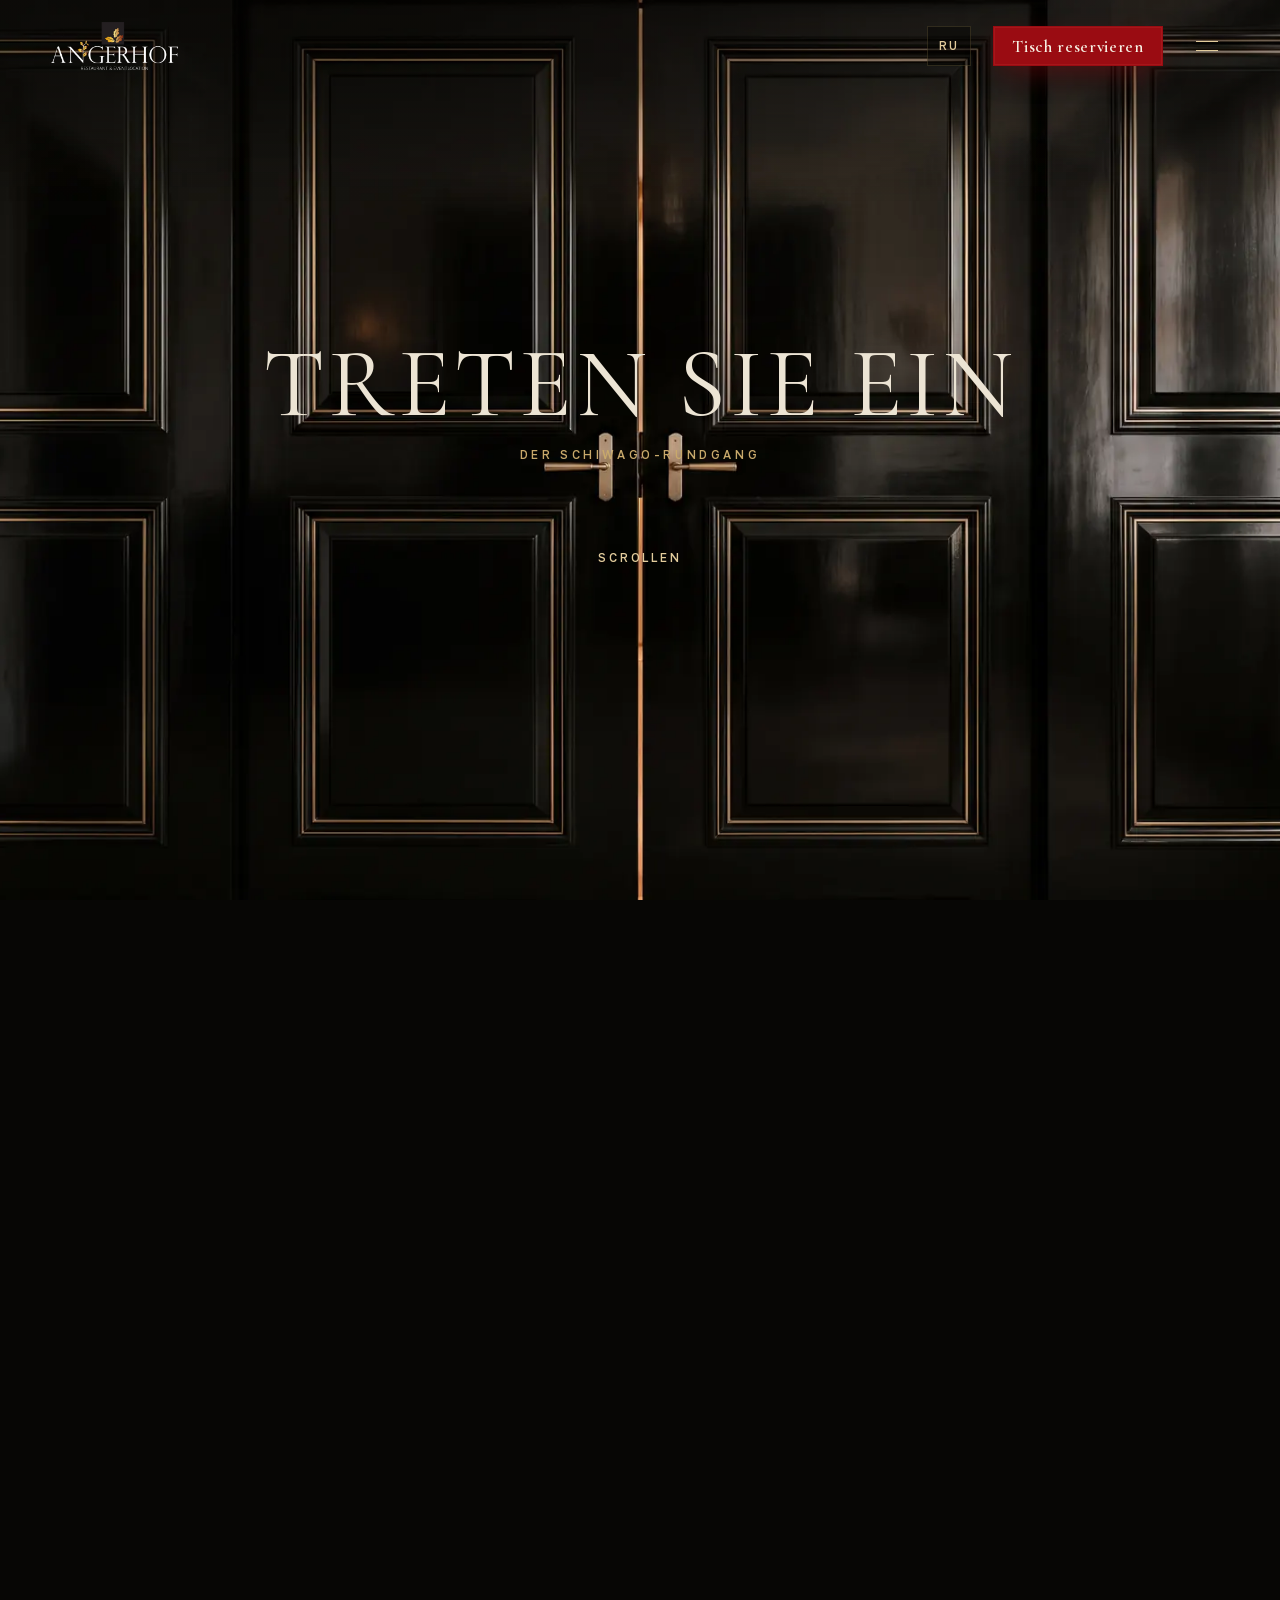
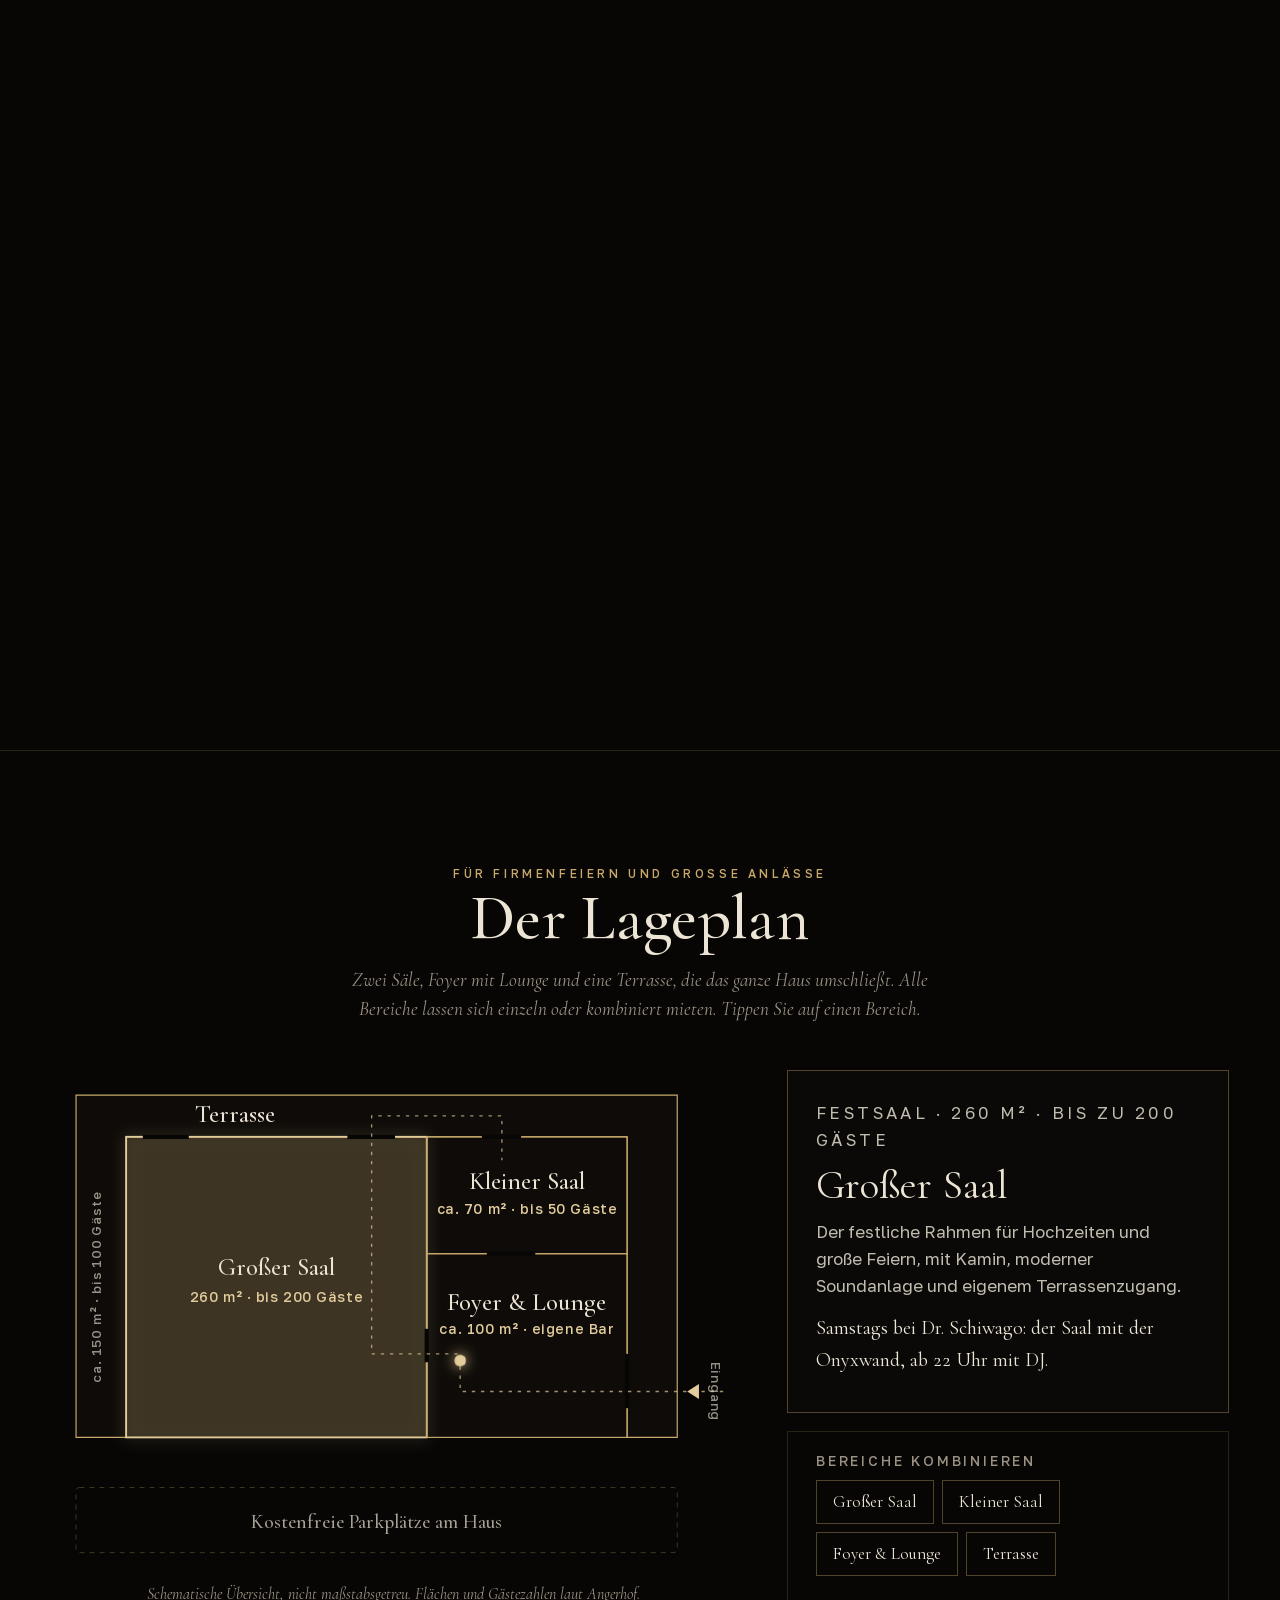
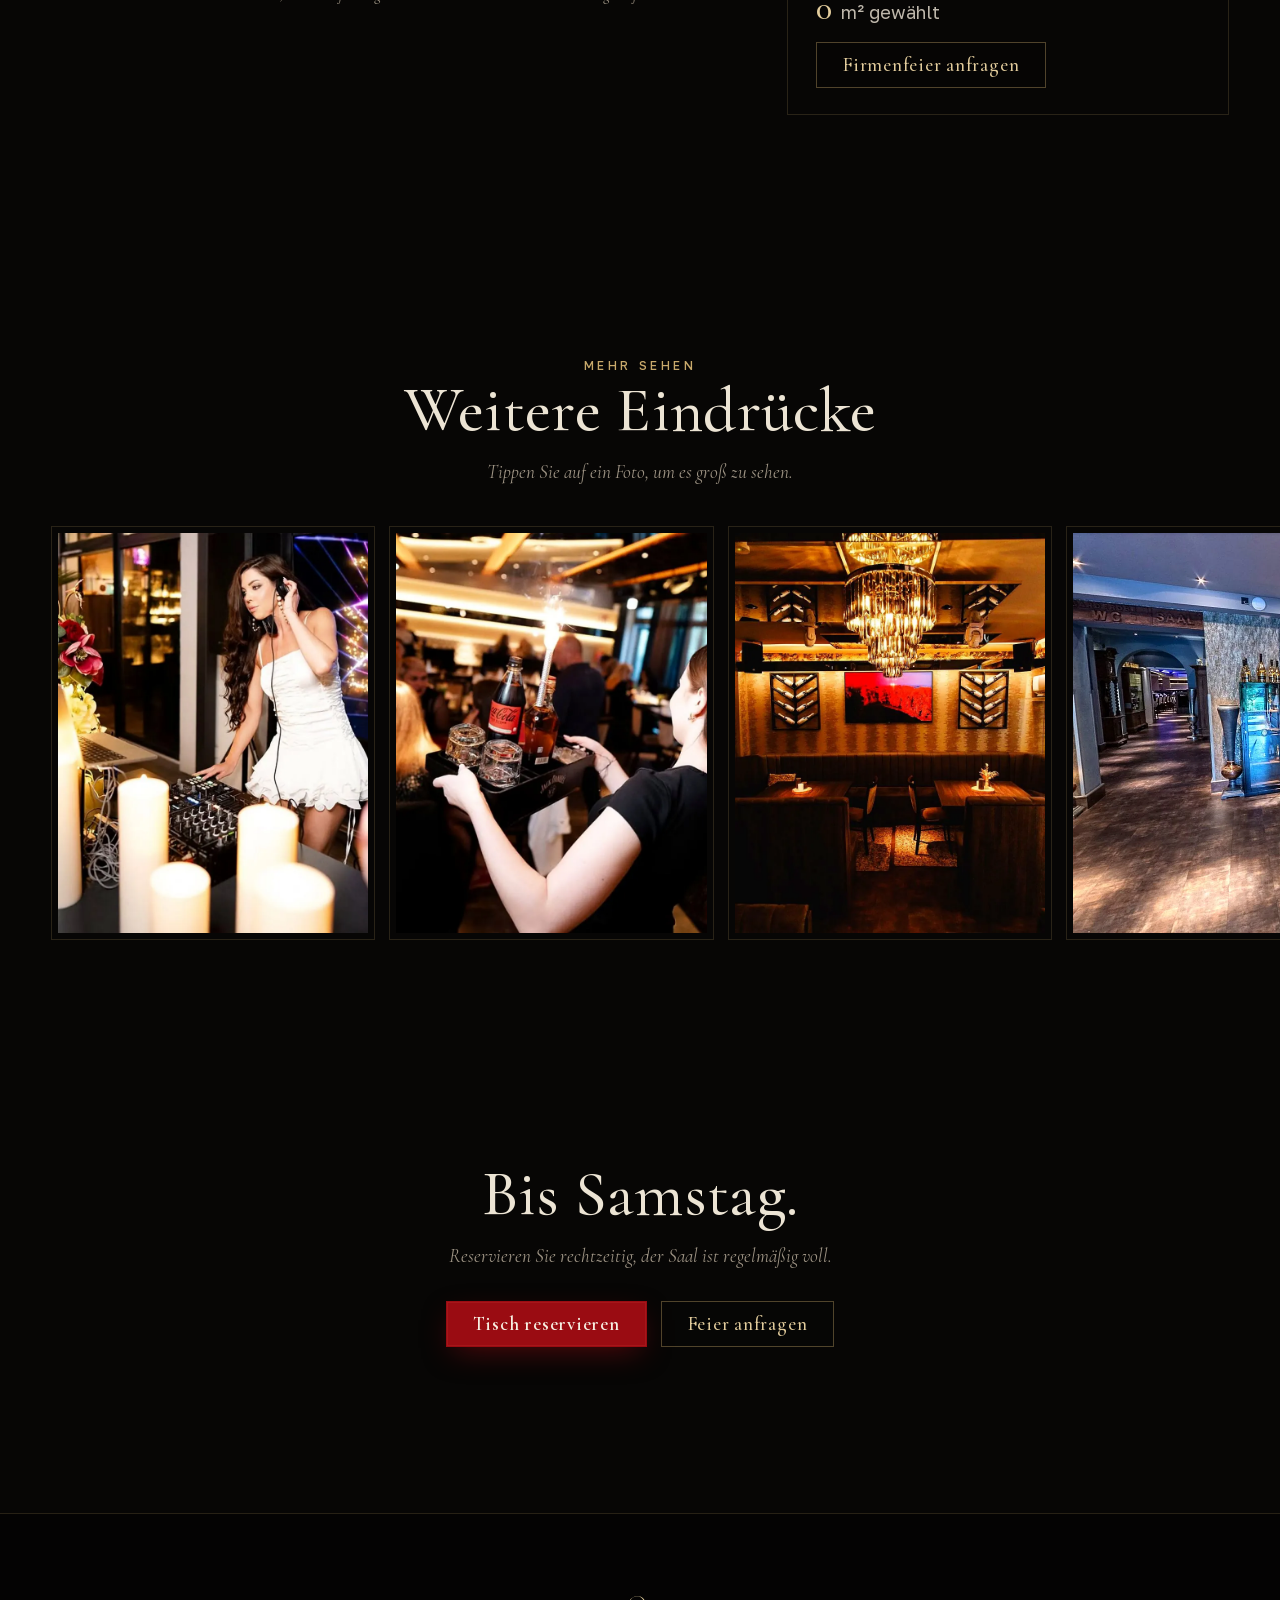
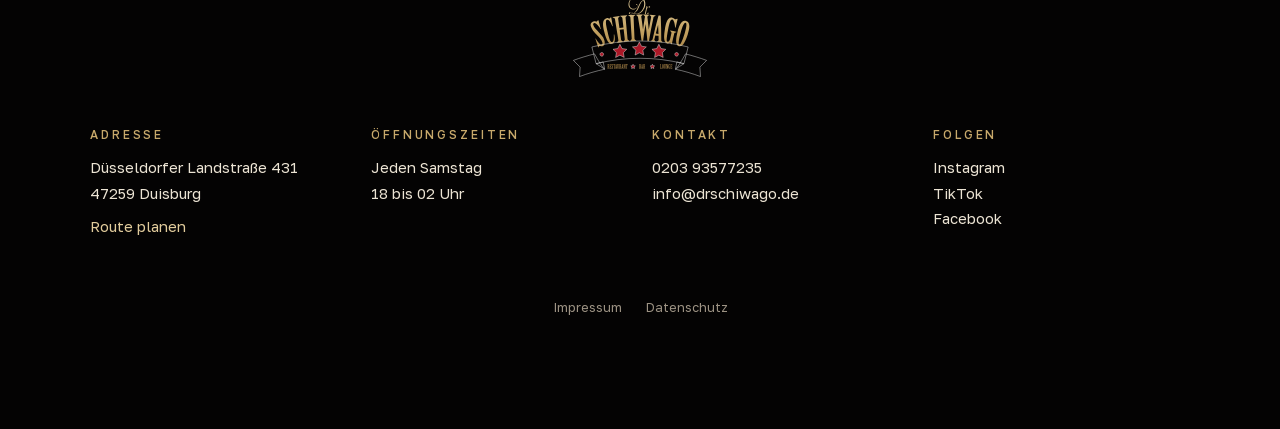
<file: rundgang-tueren.html>
<!doctype html>
<html lang="de">
<head>
<meta charset="utf-8">
<meta name="viewport" content="width=device-width, initial-scale=1, viewport-fit=cover">
<title>Rundgang · Variante 2 „Tür für Tür“ · Dr. Schiwago</title>
<meta name="description" content="Ein Rundgang durch Dr. Schiwago in Duisburg: Foyer, Saal mit Onyxwand, Karaoke im MIRRORS, drei Bars und die beheizte Terrasse.">
<meta name="robots" content="noindex, nofollow">
<meta name="theme-color" content="#070605">
<link rel="icon" href="https://drschiwago.de/favicon.png">
<link rel="preload" as="font" type="font/woff2" href="assets/fonts/cormorant-garamond-normal-latin.woff2" crossorigin>
<link rel="stylesheet" href="assets/css/fonts.css?v=1795730989">
<link rel="stylesheet" href="assets/css/style.css?v=1795730989">
<link rel="stylesheet" href="assets/css/rundgang.css?v=1795730989">
<link rel="stylesheet" href="assets/css/rgv.css?v=1795730989">
<script src="assets/js/img.js?v=1795730989"></script>
</head>
<body class="page-rundgang rgv rgv--tueren">

<header class="nav nav--page" id="nav">
  <a class="nav__mark nav__mark--logo" href="index.html" aria-label="Angerhof · Dr. Schiwago, zur Startseite"><img src="assets/img/angerhof-logo-weiss.webp?v=1795730989" alt="Angerhof Restaurant und Eventlocation" width="900" height="340"></a>
  <nav class="nav__links" aria-label="Hauptmenü">
    <a href="index.html#buffet">Buffet</a>
    <a href="index.html#abend">Der Abend</a>
    <a href="rundgang.html" aria-current="page">Rundgang</a>
    <a href="index.html#bars">Bars</a>
    <a href="index.html#feiern">Feiern</a>
    <a href="catering.html">Catering</a>
    <a href="index.html#bewertungen">Bewertungen</a>
    <a href="#kontakt">Kontakt</a>
  </nav>
  <a class="nav__lang" href="ru/rundgang.html" hreflang="ru" lang="ru" aria-label="Русская версия">RU</a>
  <a class="line-btn line-btn--blood nav__cta" href="index.html#reservieren">Tisch reservieren</a>
  <button class="nav__burger" aria-label="Menü öffnen" aria-expanded="false"><span></span><span></span></button>
</header>

<main id="top">

  <section class="walk" id="tour" style="--n: 5" aria-label="Rundgang durch die Räume">
    <div class="walk__stage">
      <span class="walk__bar" aria-hidden="true"></span>

      <article class="scene" data-name="Foyer">
        <div class="scene__pic"><img data-img="rg4k-foyer" data-fb="rg-foyer-1" alt="Das Foyer mit Bogengang"></div>
        <div class="scene__shade"></div>
        <header class="scene__head scene__head--right"><span class="scene__roman">I</span><h2>Foyer</h2><p>Durch den Bogengang geht es hinein in den Abend.</p></header>
      </article>

      <article class="scene" data-name="Der Saal">
        <div class="scene__pic"><img data-img="rg4k-saal" data-fb="rg-saal-1" alt="Der große Saal"></div>
        <div class="scene__shade"></div>
        <header class="scene__head"><h2><span>II.</span> Der Saal</h2><p>Bis zu 200 Gäste, die leuchtende Onyxwand und festlich gedeckte Tafeln.</p></header>
        <div class="spots">
          <button class="spot" style="--x: 66%; --y: 74%" data-card="c-tafel" aria-expanded="false"><i></i><span class="spot__t">Die Tafel</span></button>
          <button class="spot" style="--x: 50%; --y: 50%" data-card="c-onyx" aria-expanded="false"><i></i><span class="spot__t">Die Onyxwand</span></button>
          <button class="spot" style="--x: 14%; --y: 25%" data-card="c-nacht" aria-expanded="false"><i></i><span class="spot__t">Samstagnacht</span></button>
        </div>
        <figure class="card" id="c-tafel"><img data-img="rg-saal-tafel" alt="Eingedeckte Tafel im Saal"><figcaption><b>Liebe zum Detail</b>Jede Tafel wird für den Abend festlich eingedeckt.</figcaption><button class="card__x" aria-label="Schließen">×</button></figure>
        <figure class="card" id="c-onyx"><img data-img="rg-saal-2" alt="Saal mit Onyxwand"><figcaption><b>Die Onyxwand</b>Von hinten beleuchtet, das Herz des Saals.</figcaption><button class="card__x" aria-label="Schließen">×</button></figure>
        <figure class="card" id="c-nacht"><img data-img="rg-saalvibes-2" alt="Tanzfläche im Saal"><figcaption><b>Samstagnacht</b>Ab 22 Uhr geht das Licht runter, der DJ übernimmt.</figcaption><button class="card__x" aria-label="Schließen">×</button></figure>
      </article>

      <article class="scene" data-name="MIRRORS">
        <div class="scene__pic"><img data-img="rg4k-mirrors" data-fb="rg-karaoke-1" alt="Die Karaoke-Lounge MIRRORS"></div>
        <div class="scene__shade"></div>
        <header class="scene__head"><h2><span>III.</span> MIRRORS</h2><p>Die Karaoke-Lounge mit eigener Bar und Kronleuchter.</p></header>
        <div class="spots">
          <button class="spot" style="--x: 50%; --y: 40%" data-card="c-karaoke" aria-expanded="false"><i></i><span class="spot__t">Karaoke</span></button>
          <button class="spot" style="--x: 22%; --y: 76%" data-card="c-lounge" aria-expanded="false"><i></i><span class="spot__t">Die Lounge</span></button>
        </div>
        <figure class="card" id="c-karaoke"><img data-img="rg-karaoke-3" alt="Karaoke im MIRRORS"><figcaption><b>Mikrofon frei</b>Karaoke im MIRRORS, jeden Samstag ab 22 Uhr.</figcaption><button class="card__x" aria-label="Schließen">×</button></figure>
        <figure class="card" id="c-lounge"><img data-img="rg-karaoke-2" alt="Lounge im MIRRORS"><figcaption><b>Die Lounge</b>Sofas, Kronleuchter und eine eigene Bar.</figcaption><button class="card__x" aria-label="Schließen">×</button></figure>
      </article>

      <article class="scene scene--bright" data-name="Die Bars">
        <div class="scene__pic"><img data-img="rg4k-bar" data-fb="rg-bar-saal" alt="Die Saalbar"></div>
        <div class="scene__shade"></div>
        <header class="scene__head"><h2><span>IV.</span> Die Bars</h2><p>Drei Bars im Haus: im Saal, im Foyer und auf der Terrasse.</p></header>
        <div class="spots">
          <button class="spot" style="--x: 34%; --y: 56%" data-card="c-drinks" aria-expanded="false"><i></i><span class="spot__t">Signature Drinks</span></button>
          <button class="spot" style="--x: 44%; --y: 32%" data-card="c-champ" aria-expanded="false"><i></i><span class="spot__t">Champagner</span></button>
          <button class="spot" style="--x: 58%; --y: 52%" data-card="c-keeper" aria-expanded="false"><i></i><span class="spot__t">Hinter der Bar</span></button>
        </div>
        <figure class="card" id="c-drinks"><img data-img="rg-cocktail-2" alt="Cocktail"><figcaption><b>Signature Drinks</b>Cocktails von der Karaoke Bar im Foyer.</figcaption><button class="card__x" aria-label="Schließen">×</button></figure>
        <figure class="card" id="c-champ"><img data-img="rg-foto-97" alt="Champagner an der Bar"><figcaption><b>Champagner</b>Für den Anstoß um Mitternacht.</figcaption><button class="card__x" aria-label="Schließen">×</button></figure>
        <figure class="card" id="c-keeper"><img data-img="rg-foto-101" alt="Barkeeper an der Bar"><figcaption><b>Hinter der Bar</b>Unser Team mixt bis spät in die Nacht.</figcaption><button class="card__x" aria-label="Schließen">×</button></figure>
      </article>

      <article class="scene scene--bright" data-name="Die Terrasse">
        <div class="scene__pic"><img data-img="rg4k-terrasse" data-fb="rg-terrasse-1" alt="Die überdachte Terrasse"></div>
        <div class="scene__shade"></div>
        <header class="scene__head"><h2><span>V.</span> Die Terrasse</h2><p>Unter dem Glasdach, beheizt und mit Blick ins Grüne.</p>
          <div class="scene__cta"><a class="line-btn line-btn--blood" href="index.html#reservieren">Tisch reservieren</a><a class="line-btn" href="anfrage.html">Feier anfragen</a></div></header>
        <div class="spots">
          <button class="spot" style="--x: 36%; --y: 44%" data-card="c-abend" aria-expanded="false"><i></i><span class="spot__t">Am Abend</span></button>
          <button class="spot" style="--x: 56%; --y: 66%" data-card="c-shisha" aria-expanded="false"><i></i><span class="spot__t">Shisha</span></button>
        </div>
        <figure class="card" id="c-abend"><img data-img="rg-terrassedunkel-1" alt="Die Terrasse am Abend"><figcaption><b>Am Abend</b>Wenn es dunkel wird, gehen die Lichter an.</figcaption><button class="card__x" aria-label="Schließen">×</button></figure>
        <figure class="card" id="c-shisha"><img data-img="rg-shisha-1" alt="Shisha auf der Terrasse"><figcaption><b>Shisha</b>Auf der Terrasse, gemütlich unter dem Dach.</figcaption><button class="card__x" aria-label="Schließen">×</button></figure>
      </article>

      <div class="walk__glow" aria-hidden="true"></div>
      <div class="doors" aria-hidden="true"><span class="door door--l"></span><span class="door door--r"></span></div>
      <div class="walk__intro">
        <h1>Treten Sie ein</h1>
        <p class="eyebrow">Der Schiwago-Rundgang</p>
        <span class="rgv-cue" aria-hidden="true"><i></i>Scrollen</span>
      </div>
      <div class="walk__next" aria-hidden="true"><div>Weiter gehen …<small><span></span></small></div></div>
    </div>
  </section>

  <section class="plan" id="lageplan" aria-labelledby="plan-t">
    <header class="plan__head">
      <p class="eyebrow">Für Firmenfeiern und große Anlässe</p>
      <h2 class="title" id="plan-t">Der Lageplan</h2>
      <p class="sub">Zwei Säle, Foyer mit Lounge und eine Terrasse, die das ganze Haus umschließt. Alle Bereiche lassen sich einzeln oder kombiniert mieten. Tippen Sie auf einen Bereich.</p>
    </header>
    <div class="plan__wrap">
      <figure class="plan__map">
        <svg viewBox="110 40 820 600" role="group" aria-label="Lageplan des Hauses, schematisch">
          <defs>
            <pattern id="plan-hatch" width="10" height="10" patternUnits="userSpaceOnUse" patternTransform="rotate(45)"><line x1="0" y1="0" x2="0" y2="10" stroke="rgba(200,169,107,.18)" stroke-width="1"/></pattern>
          </defs>
          <g class="plan__park" aria-hidden="true">
            <rect x="140" y="540" width="720" height="78" rx="4"/>
            <text x="500" y="589" text-anchor="middle" class="plan__lbl plan__lbl--park">Kostenfreie Parkplätze am Haus</text>
          </g>
          <g class="plan__area" data-area="terrasse" tabindex="0" role="button" aria-label="Terrasse, ca. 150 Quadratmeter, bis zu 100 Gäste">
            <path d="M140 70 H860 V480 H800 V120 H200 V480 H140 Z"/>
            <text x="330" y="102" text-anchor="middle" class="plan__lbl">Terrasse</text>
            <text x="170" y="300" text-anchor="middle" class="plan__lbl-xs" transform="rotate(-90 170 300)">ca. 150 m² · bis 100 Gäste</text>
          </g>
          <g class="plan__area" data-area="saal" tabindex="0" role="button" aria-label="Großer Saal, 260 Quadratmeter, bis zu 200 Gäste">
            <rect x="200" y="120" width="360" height="360"/>
            <text x="380" y="285" text-anchor="middle" class="plan__lbl">Großer Saal</text>
            <text x="380" y="318" text-anchor="middle" class="plan__lbl-s">260 m² · bis 200 Gäste</text>
          </g>
          <g class="plan__area" data-area="klein" tabindex="0" role="button" aria-label="Kleiner Saal, MIRRORS, ca. 70 Quadratmeter, bis zu 50 Gäste">
            <rect x="560" y="120" width="240" height="140"/>
            <text x="680" y="182" text-anchor="middle" class="plan__lbl">Kleiner Saal</text>
            <text x="680" y="212" text-anchor="middle" class="plan__lbl-s">ca. 70 m² · bis 50 Gäste</text>
          </g>
          <g class="plan__area" data-area="foyer" tabindex="0" role="button" aria-label="Foyer und Lounge, ca. 100 Quadratmeter, mit eigener Bar">
            <rect x="560" y="260" width="240" height="220"/>
            <text x="680" y="328" text-anchor="middle" class="plan__lbl">Foyer &amp; Lounge</text>
            <text x="680" y="356" text-anchor="middle" class="plan__lbl-s">ca. 100 m² · eigene Bar</text>
          </g>
          <g class="plan__doors" aria-hidden="true">
            <line x1="220" y1="120" x2="275" y2="120"/><line x1="465" y1="120" x2="522" y2="120"/><line x1="626" y1="120" x2="673" y2="120"/><line x1="632" y1="260" x2="690" y2="260"/><line x1="560" y1="350" x2="560" y2="390"/><line x1="800" y1="380" x2="800" y2="445"/>
          </g>
          <path class="plan__path" d="M915 425 H600 V380 H494 V95 H650 V148" aria-hidden="true"/>
          <circle class="plan__dot" r="7" aria-hidden="true"><animateMotion dur="9s" repeatCount="indefinite" rotate="auto" path="M915 425 H600 V380 H494 V95 H650 V148"/></circle>
          <g class="plan__entry" aria-hidden="true"><path d="M872 425 l14 -9 v18 z"/><text x="905" y="425" text-anchor="middle" dominant-baseline="middle" transform="rotate(90 905 425)" class="plan__lbl-xs plan__lbl--entry">Eingang</text></g>
        </svg>
        <figcaption>Schematische Übersicht, nicht maßstabsgetreu. Flächen und Gästezahlen laut Angerhof.</figcaption>
      </figure>

      <div class="plan__info" aria-live="polite">
        <div class="plan__card is-on" data-card="saal">
          <p class="plan__meta">Festsaal · 260 m² · bis zu 200 Gäste</p>
          <h3>Großer Saal</h3>
          <p>Der festliche Rahmen für Hochzeiten und große Feiern, mit Kamin, moderner Soundanlage und eigenem Terrassenzugang.</p>
          <p class="plan__drs">Samstags bei Dr. Schiwago: der Saal mit der Onyxwand, ab 22 Uhr mit DJ.</p>
          <a class="plan__go" href="#saal">Fotos ansehen</a>
        </div>
        <div class="plan__card" data-card="klein">
          <p class="plan__meta">Partyraum · ca. 70 m² · bis zu 50 Gäste</p>
          <h3>Kleiner Saal</h3>
          <p>Für Feiern im engeren Kreis, mit moderner Technik für DJ, Livemusik oder Karaoke.</p>
          <p class="plan__drs">Samstags bei Dr. Schiwago: das MIRRORS mit Karaoke.</p>
          <a class="plan__go" href="#mirrors">Fotos ansehen</a>
        </div>
        <div class="plan__card" data-card="foyer">
          <p class="plan__meta">Empfang · ca. 100 m² · mit eigener Bar</p>
          <h3>Foyer &amp; Lounge</h3>
          <p>Der Empfangsbereich für Ihren Sektempfang, mit Steh- und Sitzmöglichkeiten.</p>
          <p class="plan__drs">Samstags bei Dr. Schiwago: die Karaoke Bar mit Cocktails, direkt am Eingang.</p>
          <a class="plan__go" href="#foyer">Fotos ansehen</a>
        </div>
        <div class="plan__card" data-card="terrasse">
          <p class="plan__meta">Feiern im Grünen · ca. 150 m² · bis zu 100 Gäste</p>
          <h3>Terrasse</h3>
          <p>Umschließt die gesamte Location, mit Blick ins Grüne. Beide Säle haben einen direkten Zugang.</p>
          <p class="plan__drs">Samstags bei Dr. Schiwago: überdacht und beheizt, mit eigener Bar.</p>
          <a class="plan__go" href="#terrasse-rg">Fotos ansehen</a>
        </div>

        <div class="plan__combo">
          <p class="plan__combo-t">Bereiche kombinieren</p>
          <div class="plan__chips">
            <button type="button" class="plan__chip" data-pick="saal" data-m2="260" aria-pressed="false">Großer Saal</button>
            <button type="button" class="plan__chip" data-pick="klein" data-m2="70" aria-pressed="false">Kleiner Saal</button>
            <button type="button" class="plan__chip" data-pick="foyer" data-m2="100" aria-pressed="false">Foyer &amp; Lounge</button>
            <button type="button" class="plan__chip" data-pick="terrasse" data-m2="150" aria-pressed="false">Terrasse</button>
          </div>
          <p class="plan__sum"><b data-sum>0</b> m² gewählt</p>
          <a class="line-btn" href="anfrage.html?anlass=Firmenfeier">Firmenfeier anfragen</a>
        </div>
      </div>
    </div>
  </section>

  <section class="more" aria-labelledby="more-t">
    <header class="more__head">
      <p class="eyebrow">Mehr sehen</p>
      <h2 class="title" id="more-t">Weitere Eindrücke</h2>
      <p class="sub">Tippen Sie auf ein Foto, um es groß zu sehen.</p>
    </header>
    <div class="more__strip">
      <figure class="tour__item"><img data-img="rg-saalvibes-3" alt="Feiernde Gäste im Saal"><figcaption>Samstagnacht</figcaption></figure>
      <figure class="tour__item"><img data-img="rg-saalvibes-1" alt="Party im Saal"><figcaption>Licht runter</figcaption></figure>
      <figure class="tour__item"><img data-img="rg-karaoke-1" alt="MIRRORS mit Kronleuchter"><figcaption>Kronleuchter im MIRRORS</figcaption></figure>
      <figure class="tour__item"><img data-img="rg-bar-karaoke" alt="Die Karaoke Bar"><figcaption>Karaoke Bar</figcaption></figure>
      <figure class="tour__item"><img data-img="rg-cocktail-1" alt="Cocktail an der Bar"><figcaption>Cocktails</figcaption></figure>
      <figure class="tour__item"><img data-img="rg-bar-terrasse" alt="Die Terrassenbar"><figcaption>Terrassenbar</figcaption></figure>
      <figure class="tour__item"><img data-img="rg-terrasse-4" alt="Lounge auf der Terrasse"><figcaption>Lounge</figcaption></figure>
      <figure class="tour__item"><img data-img="rg-terrassedunkel-3" alt="Terrasse bei Nacht"><figcaption>Bei Nacht</figcaption></figure>
      <figure class="tour__item"><img data-img="rg-terrasse-6" alt="Sitzplätze auf der Terrasse"><figcaption>Sitzplätze</figcaption></figure>
      <figure class="tour__item"><img data-img="rg-shisha-2" alt="Shisha am Abend"><figcaption>Shisha am Abend</figcaption></figure>
      <figure class="tour__item"><img data-img="rg-terrassedunkel-5" alt="Terrasse mit Lichtern"><figcaption>Lichter</figcaption></figure>
    </div>
  </section>

  <section class="tour-end">
    <h2 class="title">Bis Samstag.</h2>
    <p class="sub">Reservieren Sie rechtzeitig, der Saal ist regelmäßig voll.</p>
    <div class="hero__btns"><a class="line-btn line-btn--blood" href="index.html#reservieren">Tisch reservieren</a><a class="line-btn" href="anfrage.html">Feier anfragen</a></div>
  </section>

</main>

<footer class="foot" id="kontakt">
  <img class="foot__logo" src="assets/img/logo-gold.svg" alt="Dr. Schiwago" width="150" height="91">
  <div class="foot__cols">
    <div><h4>Adresse</h4><p>Düsseldorfer Landstraße 431<br>47259 Duisburg</p><a href="https://www.google.com/maps/dir/?api=1&amp;destination=Dr.+Schiwago%2C+D%C3%BCsseldorfer+Landstra%C3%9Fe+431%2C+47259+Duisburg" target="_blank" rel="noopener">Route planen</a></div>
    <div><h4>Öffnungszeiten</h4><p>Jeden Samstag<br>18 bis 02 Uhr</p></div>
    <div><h4>Kontakt</h4><p><a href="tel:+4920393577235">0203 93577235</a><br><a href="mailto:info@drschiwago.de">info@drschiwago.de</a></p></div>
    <div><h4>Folgen</h4><p><a href="https://www.instagram.com/dr.schiwago_restaurant/" target="_blank" rel="noopener">Instagram</a><br><a href="https://www.tiktok.com/@dr.schiwago_restaurant" target="_blank" rel="noopener">TikTok</a><br><a href="https://www.facebook.com/drschiwagoduisburg/" target="_blank" rel="noopener">Facebook</a></p></div>
  </div>
  <div class="foot__legal"><a href="https://drschiwago.de/impressum" target="_blank" rel="noopener">Impressum</a><a href="https://drschiwago.de/datenschutz" target="_blank" rel="noopener">Datenschutz</a></div>
</footer>

<a class="sticky-cta line-btn line-btn--blood" href="index.html#reservieren">Tisch reservieren</a>

<div class="lightbox" id="lightbox" hidden>
  <button class="lightbox__x" aria-label="Schließen">×</button>
  <img alt="">
  <p class="lightbox__cap"></p>
</div>

<script src="assets/js/rgv.js?v=1795730989"></script>
<script src="assets/js/app.js?v=1795730989"></script>
</body>
</html>
</file>
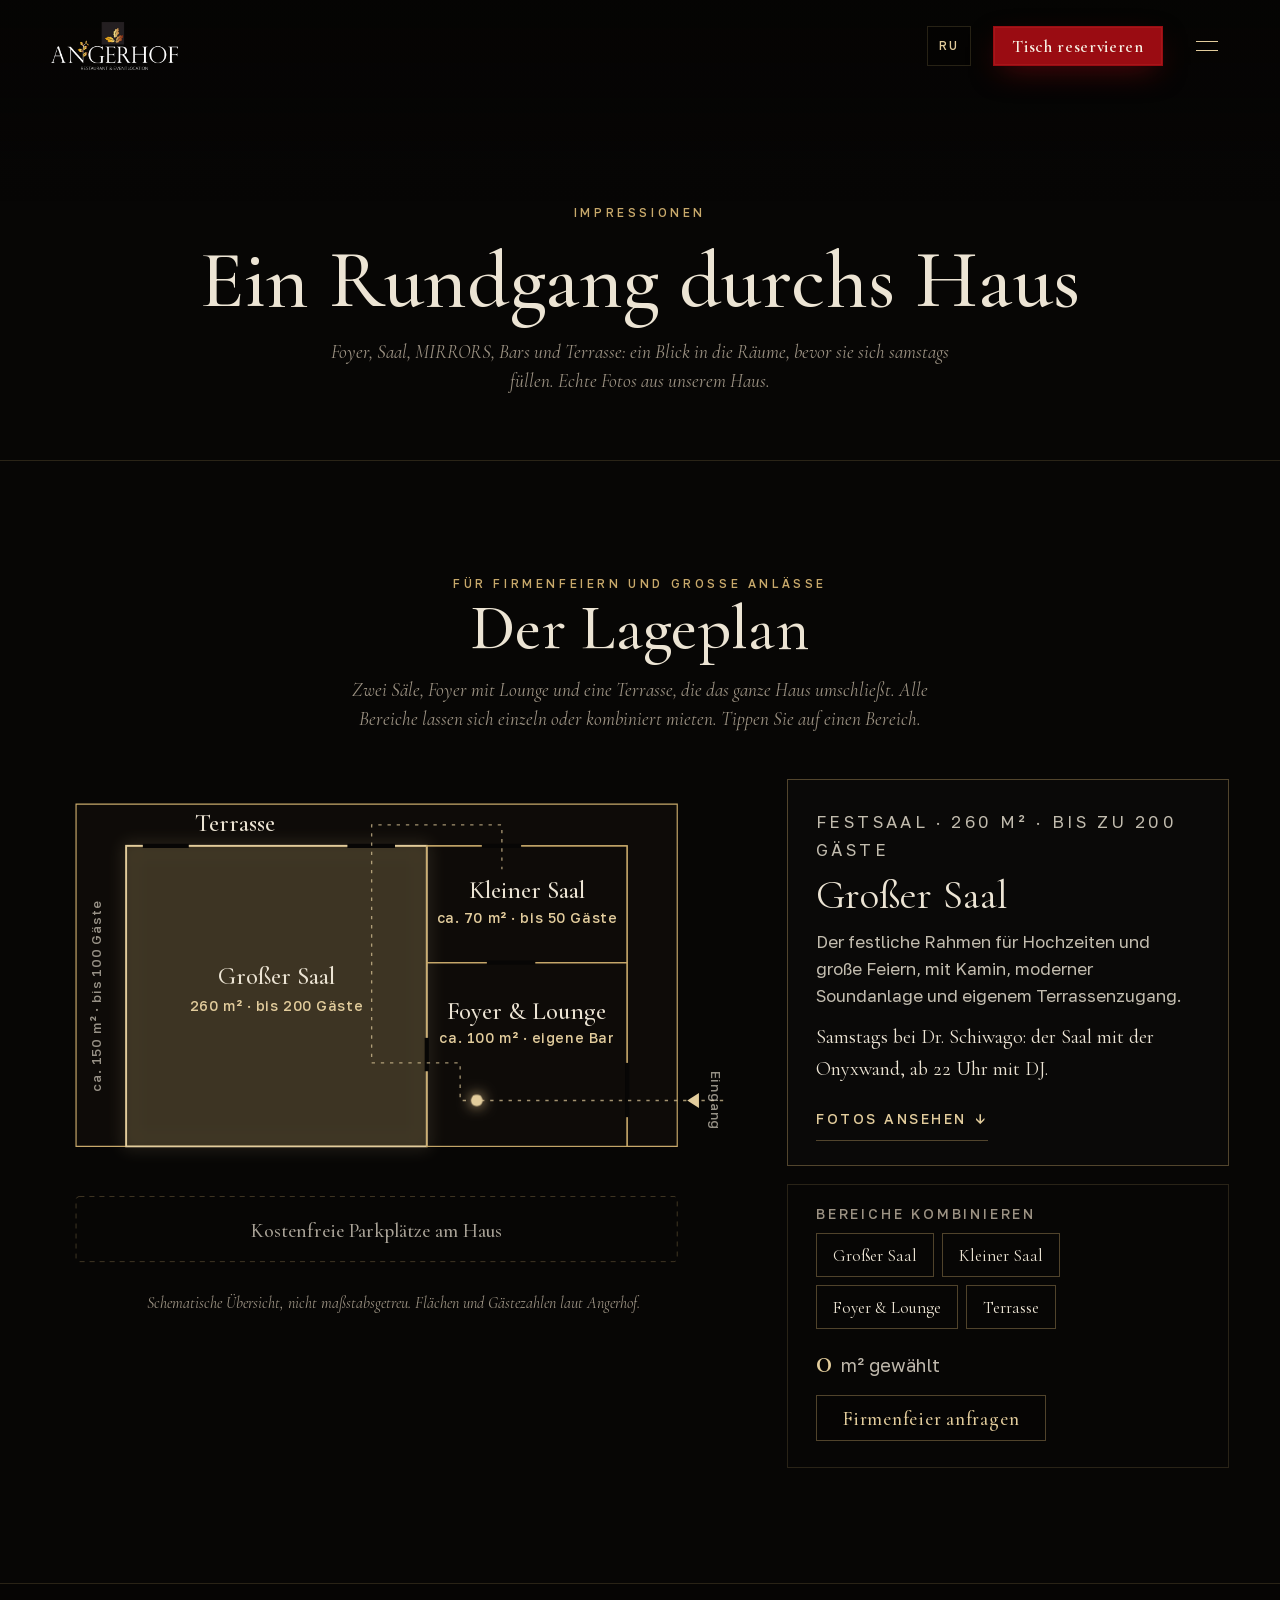
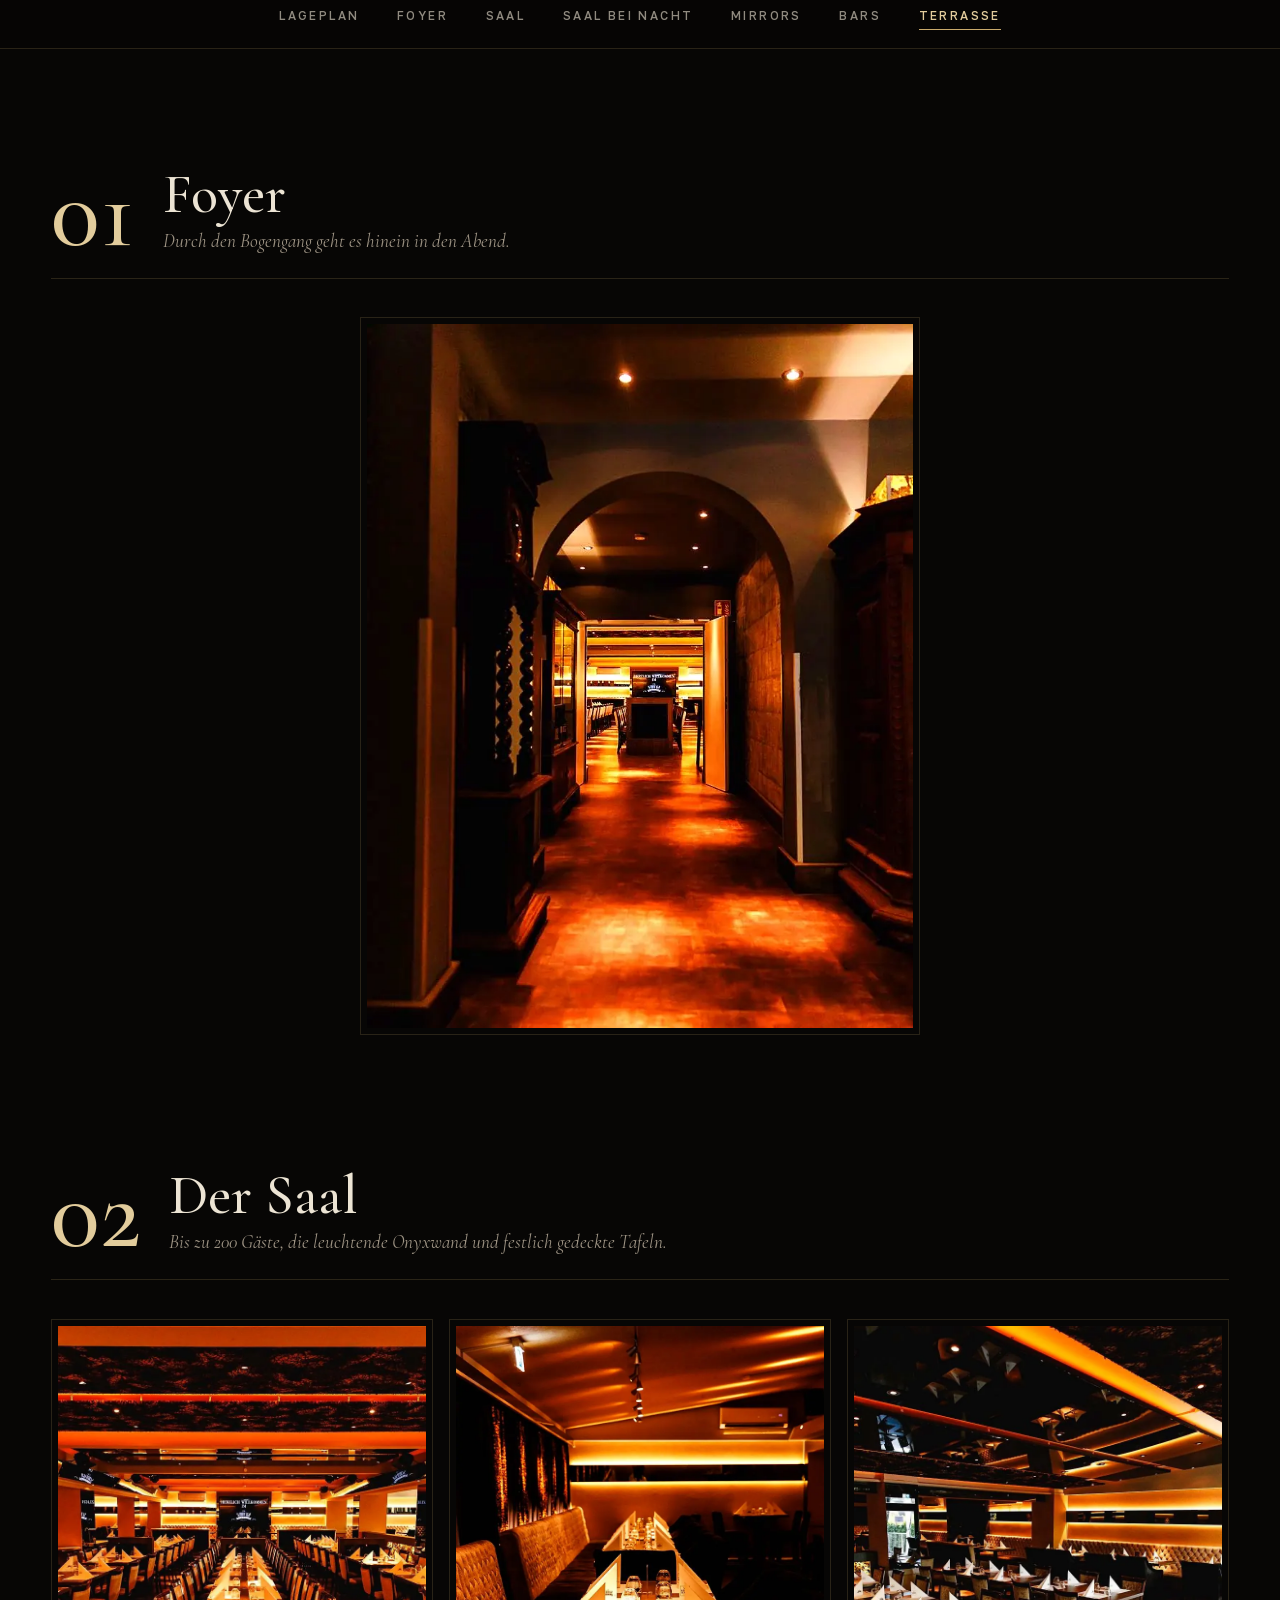
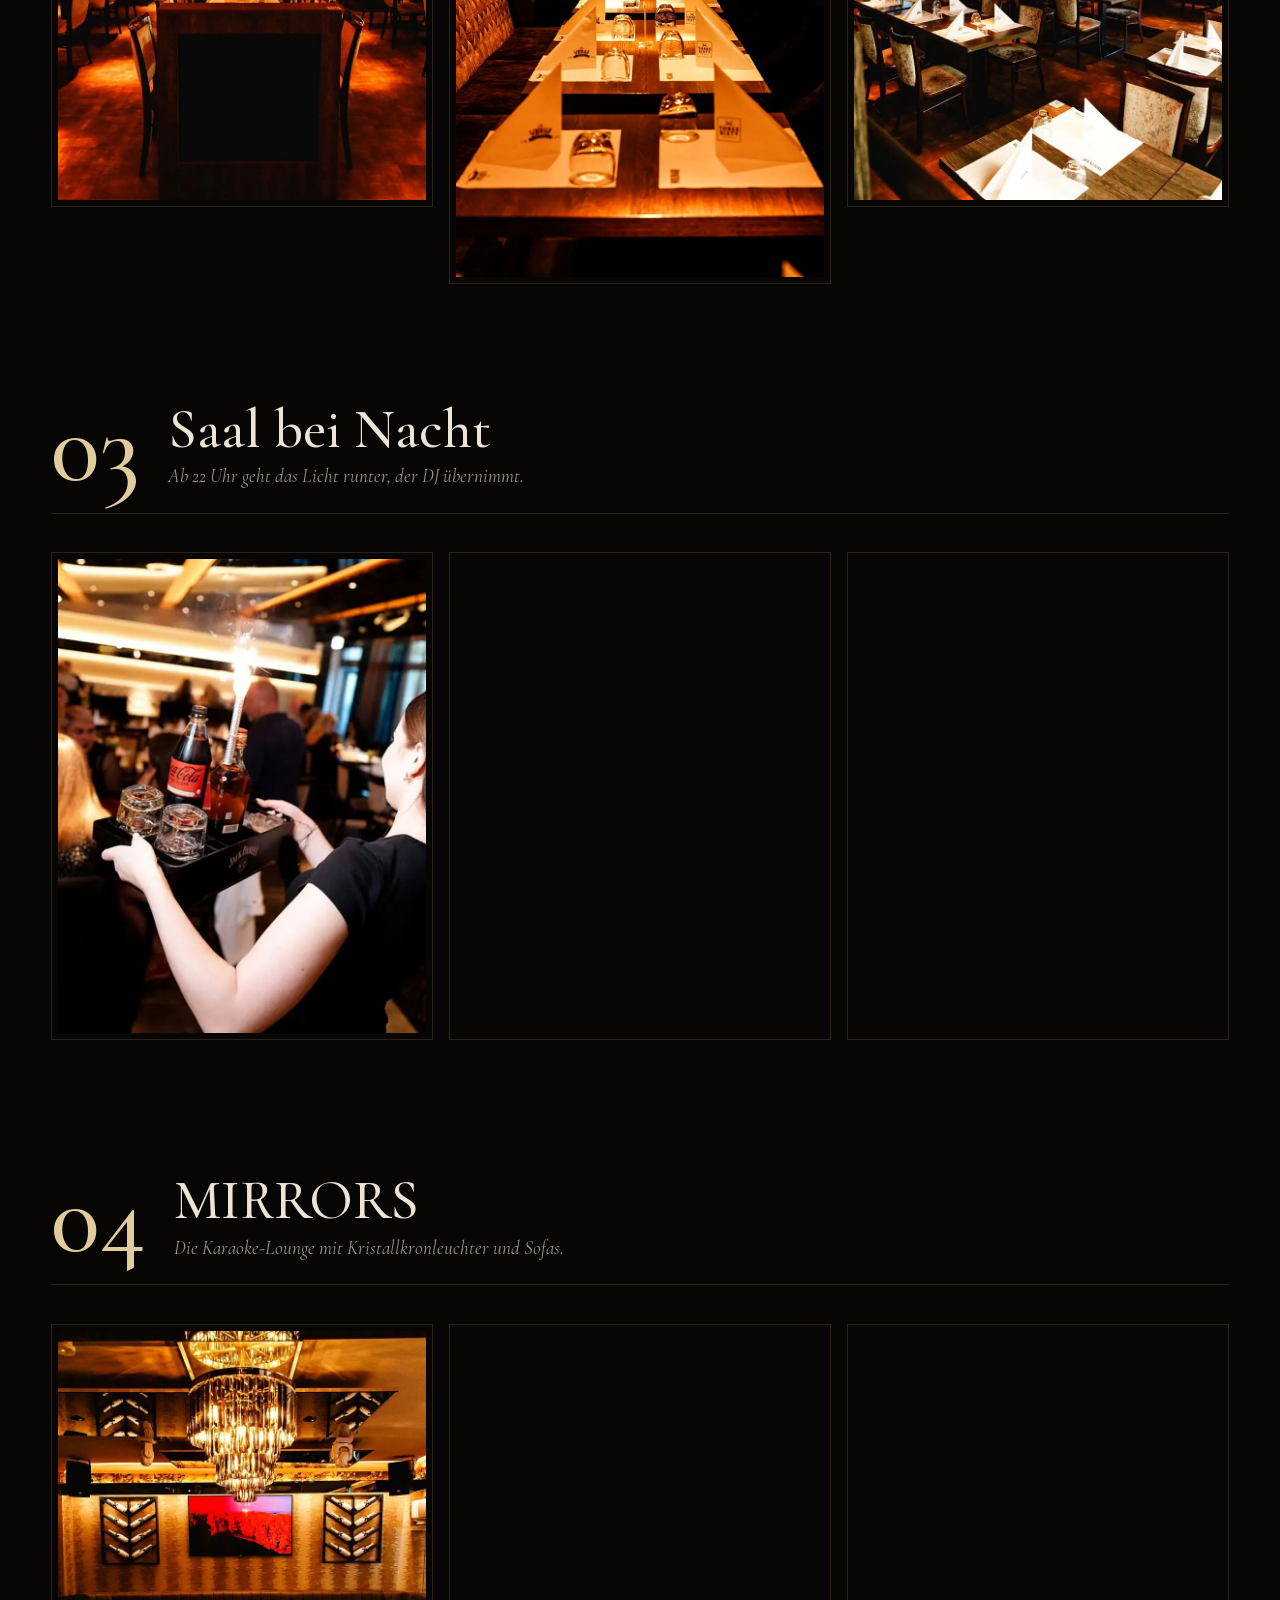
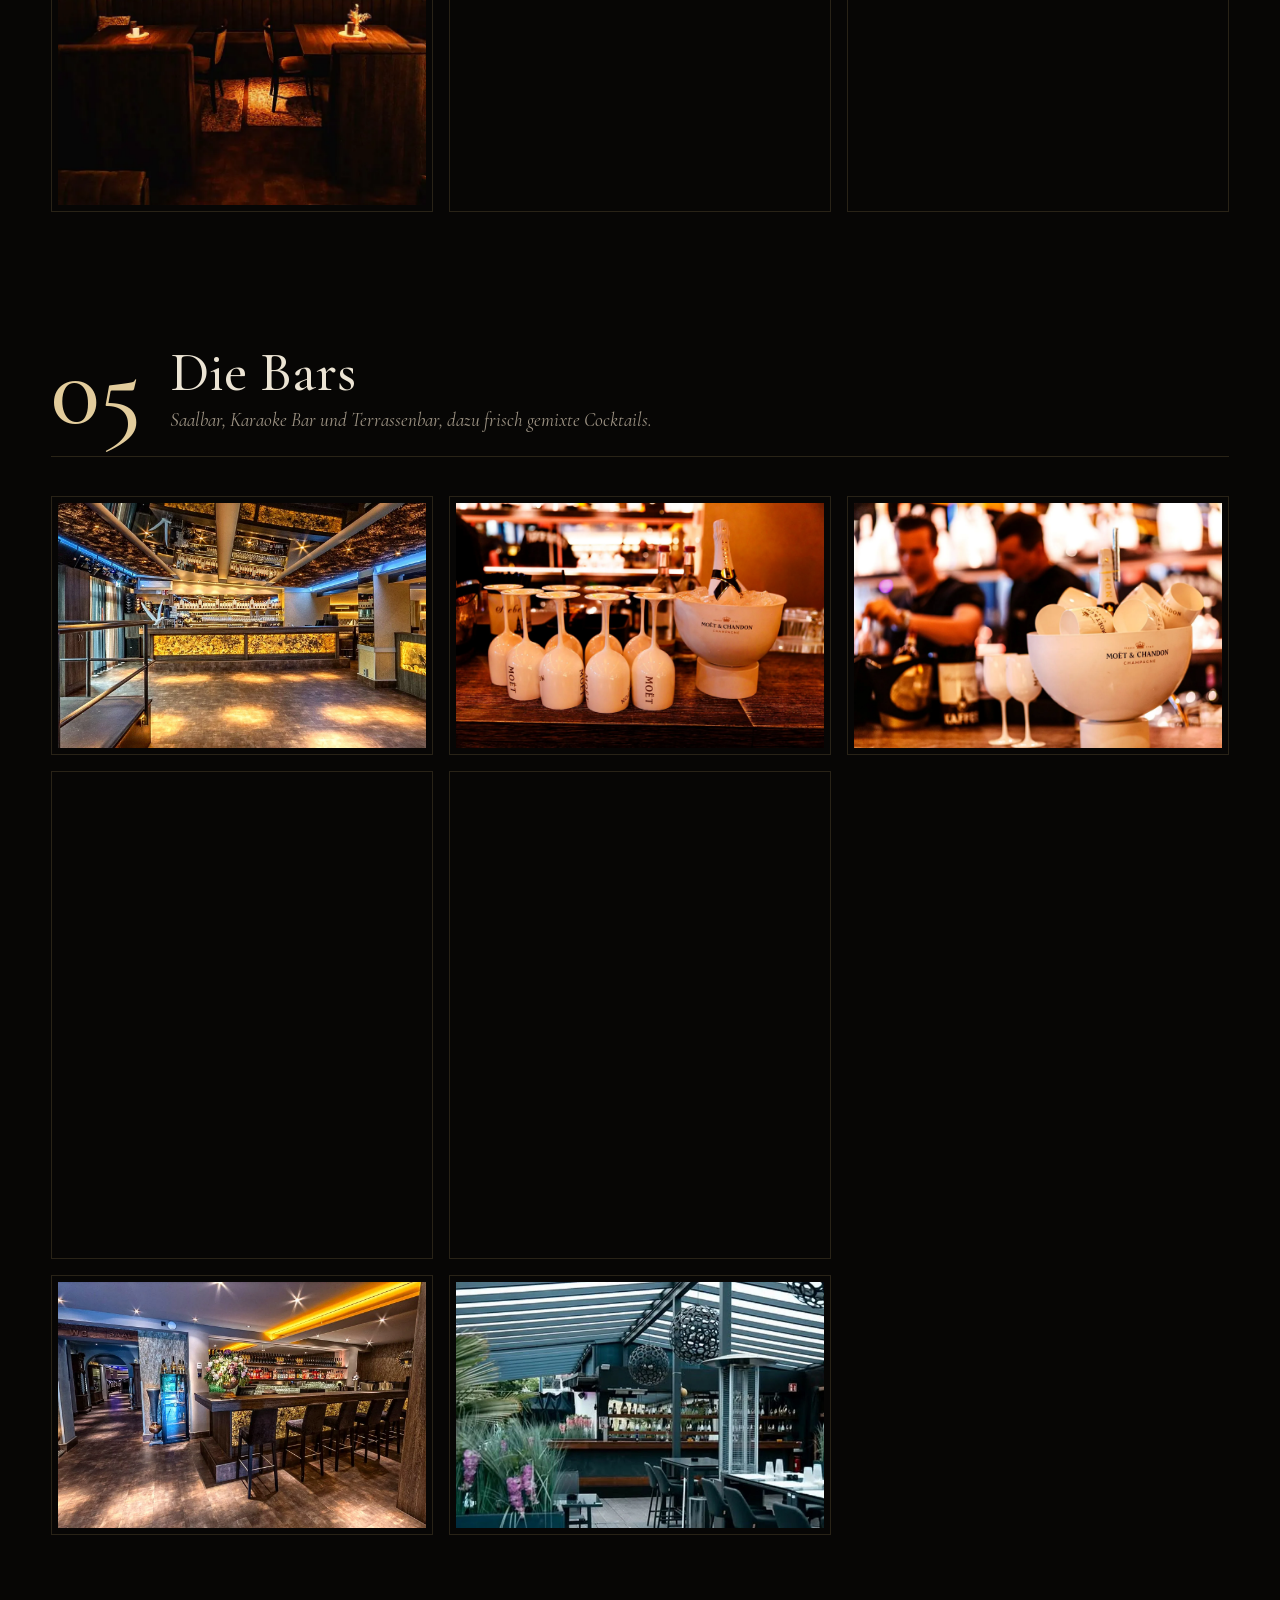
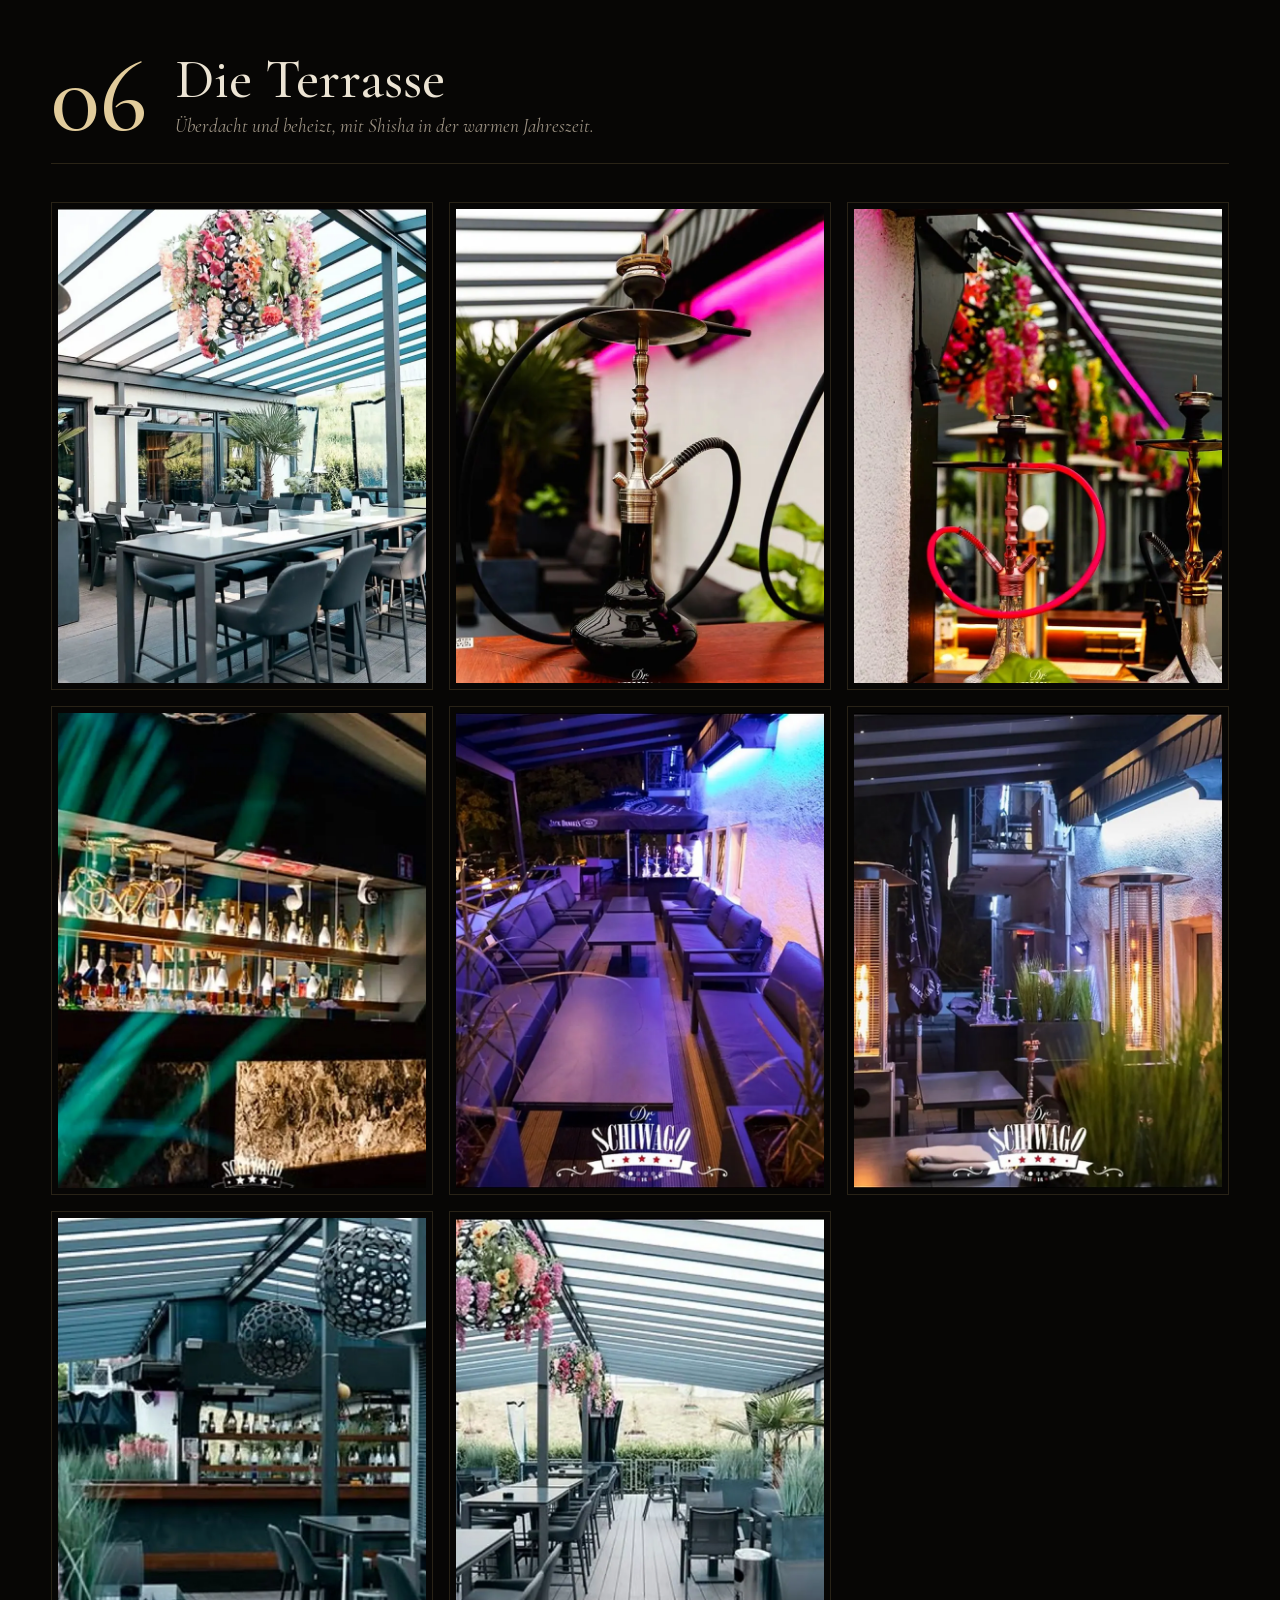
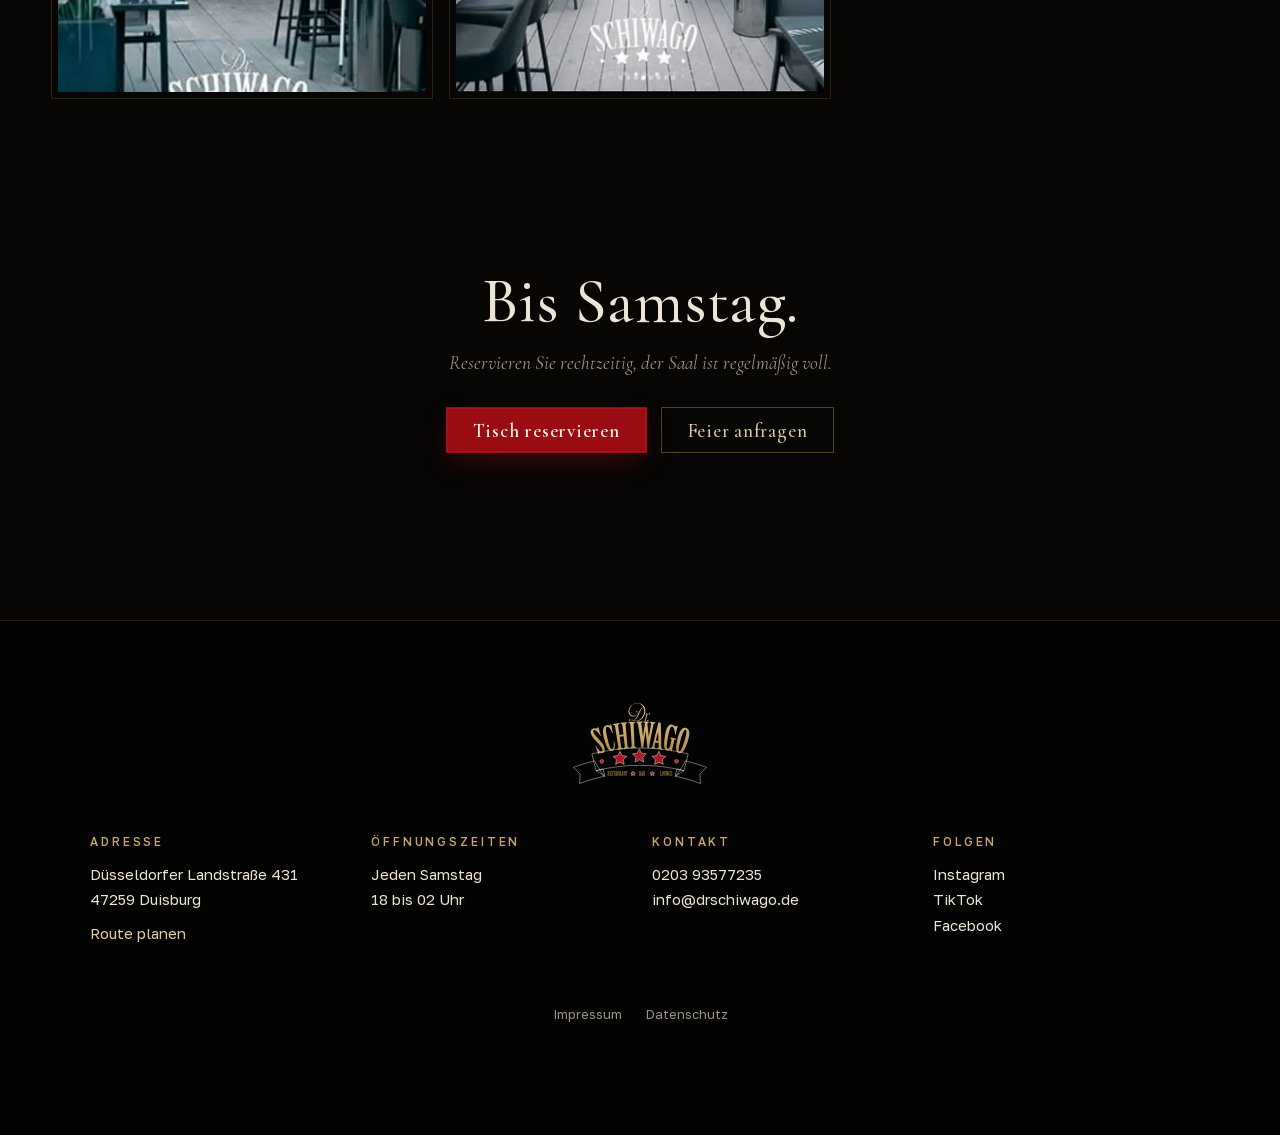
<file: rundgang.html>
<!doctype html>
<html lang="de">
<head>
<meta charset="utf-8">
<meta name="viewport" content="width=device-width, initial-scale=1, viewport-fit=cover">
<title>Rundgang durchs Haus · Dr. Schiwago Duisburg</title>
<meta name="description" content="Ein Rundgang durch Dr. Schiwago in Duisburg: Foyer, Saal mit Onyxwand, Karaoke im MIRRORS, drei Bars und die beheizte Terrasse.">
<meta name="robots" content="noindex, nofollow">
<meta name="theme-color" content="#070605">
<link rel="alternate" hreflang="de" href="https://engelstraenen.github.io/drschiwago/rundgang.html">
<link rel="alternate" hreflang="ru" href="https://engelstraenen.github.io/drschiwago/ru/rundgang.html">
<link rel="icon" href="https://drschiwago.de/favicon.png">
<link rel="preload" as="font" type="font/woff2" href="assets/fonts/cormorant-garamond-normal-latin.woff2" crossorigin>
<link rel="stylesheet" href="assets/css/fonts.css?v=1795730989">
<link rel="stylesheet" href="assets/css/style.css?v=1795730989">
<link rel="stylesheet" href="assets/css/rundgang.css?v=1795730989">
<script src="assets/js/img.js?v=1795730989"></script>
</head>
<body class="page-rundgang">

<header class="nav nav--page" id="nav">
  <a class="nav__mark nav__mark--logo" href="index.html" aria-label="Angerhof · Dr. Schiwago, zur Startseite"><img src="assets/img/angerhof-logo-weiss.webp?v=1795730989" alt="Angerhof Restaurant und Eventlocation" width="900" height="340"></a>
  <nav class="nav__links" aria-label="Hauptmenü">
    <a href="index.html#buffet">Buffet</a>
    <a href="index.html#abend">Der Abend</a>
    <a href="rundgang.html" aria-current="page">Rundgang</a>
    <a href="index.html#bars">Bars</a>
    <a href="index.html#feiern">Feiern</a>
    <a href="catering.html">Catering</a>
    <a href="index.html#bewertungen">Bewertungen</a>
    <a href="#kontakt">Kontakt</a>
  </nav>
  <a class="nav__lang" href="ru/rundgang.html" hreflang="ru" lang="ru" aria-label="Русская версия">RU</a>
  <a class="line-btn line-btn--blood nav__cta" href="index.html#reservieren">Tisch reservieren</a>
  <button class="nav__burger" aria-label="Menü öffnen" aria-expanded="false"><span></span><span></span></button>
</header>

<main id="top">

  <section class="tour-intro">
    <p class="eyebrow">Impressionen</p>
    <h1 class="title">Ein Rundgang durchs Haus</h1>
    <p class="sub">Foyer, Saal, MIRRORS, Bars und Terrasse: ein Blick in die Räume, bevor sie sich samstags füllen. Echte Fotos aus unserem Haus.</p>
  </section>

  <section class="plan" id="lageplan" aria-labelledby="plan-t">
    <header class="plan__head">
      <p class="eyebrow">Für Firmenfeiern und große Anlässe</p>
      <h2 class="title" id="plan-t">Der Lageplan</h2>
      <p class="sub">Zwei Säle, Foyer mit Lounge und eine Terrasse, die das ganze Haus umschließt. Alle Bereiche lassen sich einzeln oder kombiniert mieten. Tippen Sie auf einen Bereich.</p>
    </header>
    <div class="plan__wrap">
      <figure class="plan__map">
        <svg viewBox="110 40 820 600" role="group" aria-label="Lageplan des Hauses, schematisch">
          <defs>
            <pattern id="plan-hatch" width="10" height="10" patternUnits="userSpaceOnUse" patternTransform="rotate(45)"><line x1="0" y1="0" x2="0" y2="10" stroke="rgba(200,169,107,.18)" stroke-width="1"/></pattern>
          </defs>
          <g class="plan__park" aria-hidden="true">
            <rect x="140" y="540" width="720" height="78" rx="4"/>
            <text x="500" y="589" text-anchor="middle" class="plan__lbl plan__lbl--park">Kostenfreie Parkplätze am Haus</text>
          </g>
          <g class="plan__area" data-area="terrasse" tabindex="0" role="button" aria-label="Terrasse, ca. 150 Quadratmeter, bis zu 100 Gäste">
            <path d="M140 70 H860 V480 H800 V120 H200 V480 H140 Z"/>
            <text x="330" y="102" text-anchor="middle" class="plan__lbl">Terrasse</text>
            <text x="170" y="300" text-anchor="middle" class="plan__lbl-xs" transform="rotate(-90 170 300)">ca. 150 m² · bis 100 Gäste</text>
          </g>
          <g class="plan__area" data-area="saal" tabindex="0" role="button" aria-label="Großer Saal, 260 Quadratmeter, bis zu 200 Gäste">
            <rect x="200" y="120" width="360" height="360"/>
            <text x="380" y="285" text-anchor="middle" class="plan__lbl">Großer Saal</text>
            <text x="380" y="318" text-anchor="middle" class="plan__lbl-s">260 m² · bis 200 Gäste</text>
          </g>
          <g class="plan__area" data-area="klein" tabindex="0" role="button" aria-label="Kleiner Saal, MIRRORS, ca. 70 Quadratmeter, bis zu 50 Gäste">
            <rect x="560" y="120" width="240" height="140"/>
            <text x="680" y="182" text-anchor="middle" class="plan__lbl">Kleiner Saal</text>
            <text x="680" y="212" text-anchor="middle" class="plan__lbl-s">ca. 70 m² · bis 50 Gäste</text>
          </g>
          <g class="plan__area" data-area="foyer" tabindex="0" role="button" aria-label="Foyer und Lounge, ca. 100 Quadratmeter, mit eigener Bar">
            <rect x="560" y="260" width="240" height="220"/>
            <text x="680" y="328" text-anchor="middle" class="plan__lbl">Foyer &amp; Lounge</text>
            <text x="680" y="356" text-anchor="middle" class="plan__lbl-s">ca. 100 m² · eigene Bar</text>
          </g>
          <g class="plan__doors" aria-hidden="true">
            <line x1="220" y1="120" x2="275" y2="120"/><line x1="465" y1="120" x2="522" y2="120"/><line x1="626" y1="120" x2="673" y2="120"/><line x1="632" y1="260" x2="690" y2="260"/><line x1="560" y1="350" x2="560" y2="390"/><line x1="800" y1="380" x2="800" y2="445"/>
          </g>
          <path class="plan__path" d="M915 425 H600 V380 H494 V95 H650 V148" aria-hidden="true"/>
          <circle class="plan__dot" r="7" aria-hidden="true"><animateMotion dur="9s" repeatCount="indefinite" rotate="auto" path="M915 425 H600 V380 H494 V95 H650 V148"/></circle>
          <g class="plan__entry" aria-hidden="true"><path d="M872 425 l14 -9 v18 z"/><text x="905" y="425" text-anchor="middle" dominant-baseline="middle" transform="rotate(90 905 425)" class="plan__lbl-xs plan__lbl--entry">Eingang</text></g>
        </svg>
        <figcaption>Schematische Übersicht, nicht maßstabsgetreu. Flächen und Gästezahlen laut Angerhof.</figcaption>
      </figure>

      <div class="plan__info" aria-live="polite">
        <div class="plan__card is-on" data-card="saal">
          <p class="plan__meta">Festsaal · 260 m² · bis zu 200 Gäste</p>
          <h3>Großer Saal</h3>
          <p>Der festliche Rahmen für Hochzeiten und große Feiern, mit Kamin, moderner Soundanlage und eigenem Terrassenzugang.</p>
          <p class="plan__drs">Samstags bei Dr. Schiwago: der Saal mit der Onyxwand, ab 22 Uhr mit DJ.</p>
          <a class="plan__go" href="#saal">Fotos ansehen</a>
        </div>
        <div class="plan__card" data-card="klein">
          <p class="plan__meta">Partyraum · ca. 70 m² · bis zu 50 Gäste</p>
          <h3>Kleiner Saal</h3>
          <p>Für Feiern im engeren Kreis, mit moderner Technik für DJ, Livemusik oder Karaoke.</p>
          <p class="plan__drs">Samstags bei Dr. Schiwago: das MIRRORS mit Karaoke.</p>
          <a class="plan__go" href="#mirrors">Fotos ansehen</a>
        </div>
        <div class="plan__card" data-card="foyer">
          <p class="plan__meta">Empfang · ca. 100 m² · mit eigener Bar</p>
          <h3>Foyer &amp; Lounge</h3>
          <p>Der Empfangsbereich für Ihren Sektempfang, mit Steh- und Sitzmöglichkeiten.</p>
          <p class="plan__drs">Samstags bei Dr. Schiwago: die Karaoke Bar mit Cocktails, direkt am Eingang.</p>
          <a class="plan__go" href="#foyer">Fotos ansehen</a>
        </div>
        <div class="plan__card" data-card="terrasse">
          <p class="plan__meta">Feiern im Grünen · ca. 150 m² · bis zu 100 Gäste</p>
          <h3>Terrasse</h3>
          <p>Umschließt die gesamte Location, mit Blick ins Grüne. Beide Säle haben einen direkten Zugang.</p>
          <p class="plan__drs">Samstags bei Dr. Schiwago: überdacht und beheizt, mit eigener Bar.</p>
          <a class="plan__go" href="#terrasse-rg">Fotos ansehen</a>
        </div>

        <div class="plan__combo">
          <p class="plan__combo-t">Bereiche kombinieren</p>
          <div class="plan__chips">
            <button type="button" class="plan__chip" data-pick="saal" data-m2="260" aria-pressed="false">Großer Saal</button>
            <button type="button" class="plan__chip" data-pick="klein" data-m2="70" aria-pressed="false">Kleiner Saal</button>
            <button type="button" class="plan__chip" data-pick="foyer" data-m2="100" aria-pressed="false">Foyer &amp; Lounge</button>
            <button type="button" class="plan__chip" data-pick="terrasse" data-m2="150" aria-pressed="false">Terrasse</button>
          </div>
          <p class="plan__sum"><b data-sum>0</b> m² gewählt</p>
          <a class="line-btn" href="anfrage.html?anlass=Firmenfeier">Firmenfeier anfragen</a>
        </div>
      </div>
    </div>
  </section>

  <nav class="tour-nav" aria-label="Räume">
    <a href="#lageplan">Lageplan</a><a href="#foyer">Foyer</a><a href="#saal">Saal</a><a href="#nacht">Saal bei Nacht</a><a href="#mirrors">MIRRORS</a><a href="#bars-rg">Bars</a><a href="#terrasse-rg">Terrasse</a>
  </nav>

  <section class="room" id="foyer">
    <header class="room__head"><span class="room__no">01</span><h2>Foyer</h2><p>Durch den Bogengang geht es hinein in den Abend.</p></header>
    <div class="tour">
      <figure class="tour__item" data-need="rg-foyer-1"><img data-img="rg-foyer-1" alt="Das Foyer mit Bogengang"><figcaption>Foyer</figcaption></figure>
    </div>
  </section>

  <section class="room" id="saal">
    <header class="room__head"><span class="room__no">02</span><h2>Der Saal</h2><p>Bis zu 200 Gäste, die leuchtende Onyxwand und festlich gedeckte Tafeln.</p></header>
    <div class="tour">
      <figure class="tour__item" data-need="rg-saal-1"><img data-img="rg-saal-1" alt="Der große Saal"><figcaption>Der große Saal</figcaption></figure>
      <figure class="tour__item" data-need="rg-saal-tafel"><img data-img="rg-saal-tafel" alt="Eingedeckte Tafel im Saal"><figcaption>Eingedeckt für den Abend</figcaption></figure>
      <figure class="tour__item" data-need="rg-saal-2"><img data-img="rg-saal-2" alt="Saal mit Onyxwand"><figcaption>Die Onyxwand</figcaption></figure>
    </div>
  </section>

  <section class="room" id="nacht">
    <header class="room__head"><span class="room__no">03</span><h2>Saal bei Nacht</h2><p>Ab 22 Uhr geht das Licht runter, der DJ übernimmt.</p></header>
    <div class="tour">
      <figure class="tour__item" data-need="rg-saalvibes-1"><img data-img="rg-saalvibes-1" alt="Party im Saal"><figcaption>Licht runter</figcaption></figure>
      <figure class="tour__item" data-need="rg-saalvibes-2"><img data-img="rg-saalvibes-2" alt="Tanzfläche im Saal"><figcaption>Tanzfläche</figcaption></figure>
      <figure class="tour__item" data-need="rg-saalvibes-3"><img data-img="rg-saalvibes-3" alt="Feiernde Gäste im Saal"><figcaption>Samstagnacht</figcaption></figure>
    </div>
  </section>

  <section class="room" id="mirrors">
    <header class="room__head"><span class="room__no">04</span><h2>MIRRORS</h2><p>Die Karaoke-Lounge mit Kristallkronleuchter und Sofas.</p></header>
    <div class="tour">
      <figure class="tour__item" data-need="rg-karaoke-1"><img data-img="rg-karaoke-1" alt="MIRRORS mit Kronleuchter"><figcaption>Kronleuchter</figcaption></figure>
      <figure class="tour__item" data-need="rg-karaoke-2"><img data-img="rg-karaoke-2" alt="Lounge im MIRRORS"><figcaption>Lounge</figcaption></figure>
      <figure class="tour__item" data-need="rg-karaoke-3"><img data-img="rg-karaoke-3" alt="Karaoke im MIRRORS"><figcaption>Karaoke</figcaption></figure>
    </div>
  </section>

  <section class="room" id="bars-rg">
    <header class="room__head"><span class="room__no">05</span><h2>Die Bars</h2><p>Saalbar, Karaoke Bar und Terrassenbar, dazu frisch gemixte Cocktails.</p></header>
    <div class="tour">
      <figure class="tour__item" data-need="rg-bar-saal"><img data-img="rg-bar-saal" alt="Die Saalbar"><figcaption>Saalbar</figcaption></figure>
      <figure class="tour__item" data-need="rg-cocktail-1"><img data-img="rg-cocktail-1" alt="Cocktail an der Bar"><figcaption>Cocktails</figcaption></figure>
      <figure class="tour__item" data-need="rg-bar-karaoke"><img data-img="rg-bar-karaoke" alt="Die Karaoke Bar"><figcaption>Karaoke Bar</figcaption></figure>
      <figure class="tour__item" data-need="rg-foto-97"><img data-img="rg-foto-97" alt="Champagner an der Bar"><figcaption>Champagner</figcaption></figure>
      <figure class="tour__item" data-need="rg-cocktail-2"><img data-img="rg-cocktail-2" alt="Cocktail"><figcaption>Signature Drinks</figcaption></figure>
      <figure class="tour__item" data-need="rg-bar-terrasse"><img data-img="rg-bar-terrasse" alt="Die Terrassenbar"><figcaption>Terrassenbar</figcaption></figure>
      <figure class="tour__item" data-need="rg-foto-101"><img data-img="rg-foto-101" alt="Barkeeper an der Bar"><figcaption>Hinter der Bar</figcaption></figure>
    </div>
  </section>

  <section class="room" id="terrasse-rg">
    <header class="room__head"><span class="room__no">06</span><h2>Die Terrasse</h2><p>Überdacht und beheizt, mit Shisha in der warmen Jahreszeit.</p></header>
    <div class="tour">
      <figure class="tour__item" data-need="rg-terrasse-1"><img data-img="rg-terrasse-1" alt="Die Terrasse bei Tag"><figcaption>Unter dem Glasdach</figcaption></figure>
      <figure class="tour__item" data-need="rg-terrassedunkel-1"><img data-img="rg-terrassedunkel-1" alt="Die Terrasse am Abend"><figcaption>Am Abend</figcaption></figure>
      <figure class="tour__item" data-need="rg-terrasse-4"><img data-img="rg-terrasse-4" alt="Lounge auf der Terrasse"><figcaption>Lounge</figcaption></figure>
      <figure class="tour__item" data-need="rg-shisha-1"><img data-img="rg-shisha-1" alt="Shisha auf der Terrasse"><figcaption>Shisha</figcaption></figure>
      <figure class="tour__item" data-need="rg-terrassedunkel-3"><img data-img="rg-terrassedunkel-3" alt="Terrasse bei Nacht"><figcaption>Bei Nacht</figcaption></figure>
      <figure class="tour__item" data-need="rg-terrasse-6"><img data-img="rg-terrasse-6" alt="Sitzplätze auf der Terrasse"><figcaption>Sitzplätze</figcaption></figure>
      <figure class="tour__item" data-need="rg-shisha-2"><img data-img="rg-shisha-2" alt="Shisha am Abend"><figcaption>Shisha am Abend</figcaption></figure>
      <figure class="tour__item" data-need="rg-terrassedunkel-5"><img data-img="rg-terrassedunkel-5" alt="Terrasse mit Lichtern"><figcaption>Lichter</figcaption></figure>
    </div>
  </section>


  <section class="tour-end">
    <h2 class="title">Bis Samstag.</h2>
    <p class="sub">Reservieren Sie rechtzeitig, der Saal ist regelmäßig voll.</p>
    <div class="hero__btns"><a class="line-btn line-btn--blood" href="index.html#reservieren">Tisch reservieren</a><a class="line-btn" href="anfrage.html">Feier anfragen</a></div>
  </section>

</main>

<footer class="foot" id="kontakt">
  <img class="foot__logo" src="assets/img/logo-gold.svg" alt="Dr. Schiwago" width="150" height="91">
  <div class="foot__cols">
    <div><h4>Adresse</h4><p>Düsseldorfer Landstraße 431<br>47259 Duisburg</p><a href="https://www.google.com/maps/dir/?api=1&amp;destination=Dr.+Schiwago%2C+D%C3%BCsseldorfer+Landstra%C3%9Fe+431%2C+47259+Duisburg" target="_blank" rel="noopener">Route planen</a></div>
    <div><h4>Öffnungszeiten</h4><p>Jeden Samstag<br>18 bis 02 Uhr</p></div>
    <div><h4>Kontakt</h4><p><a href="tel:+4920393577235">0203 93577235</a><br><a href="mailto:info@drschiwago.de">info@drschiwago.de</a></p></div>
    <div><h4>Folgen</h4><p><a href="https://www.instagram.com/dr.schiwago_restaurant/" target="_blank" rel="noopener">Instagram</a><br><a href="https://www.tiktok.com/@dr.schiwago_restaurant" target="_blank" rel="noopener">TikTok</a><br><a href="https://www.facebook.com/drschiwagoduisburg/" target="_blank" rel="noopener">Facebook</a></p></div>
  </div>
  <div class="foot__legal"><a href="https://drschiwago.de/impressum" target="_blank" rel="noopener">Impressum</a><a href="https://drschiwago.de/datenschutz" target="_blank" rel="noopener">Datenschutz</a></div>
</footer>

<a class="sticky-cta line-btn line-btn--blood" href="index.html#reservieren">Tisch reservieren</a>

<div class="lightbox" id="lightbox" hidden>
  <button class="lightbox__x" aria-label="Schließen">×</button>
  <img alt="">
  <p class="lightbox__cap"></p>
</div>

<script src="assets/js/app.js?v=1795730989"></script>
</body>
</html>
</file>
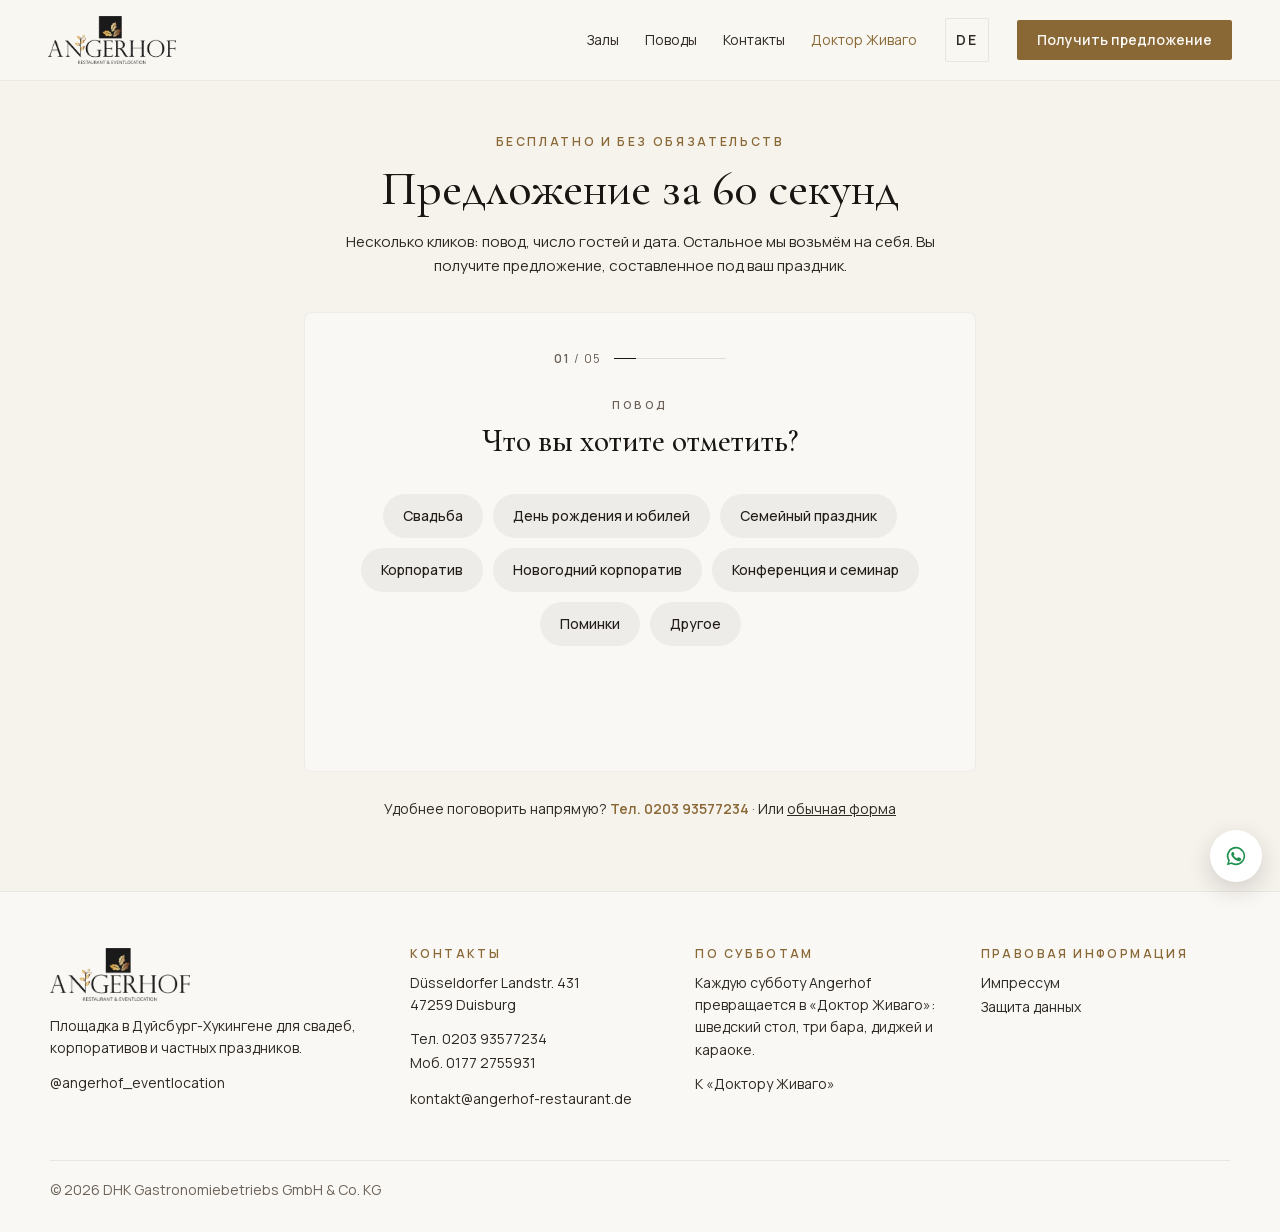
<file: ru/anfrage.html>
<!doctype html>
<html lang="ru" data-base="../">
<head>
<meta charset="utf-8">
<meta name="viewport" content="width=device-width, initial-scale=1, viewport-fit=cover">
<title>Предложение за 60 секунд · Angerhof Дуйсбург</title>
<meta name="description" content="Запрос праздника в Angerhof: выберите повод, число гостей и дату и бесплатно, без обязательств получите предложение. По субботам Angerhof забронирован для «Доктора Живаго».">
<meta name="robots" content="noindex, nofollow">
<meta name="theme-color" content="#f6f3ed">
<link rel="alternate" hreflang="de" href="https://engelstraenen.github.io/drschiwago/anfrage.html">
<link rel="alternate" hreflang="ru" href="https://engelstraenen.github.io/drschiwago/ru/anfrage.html">
<link rel="icon" href="https://drschiwago.de/favicon.png">
<link rel="preload" as="font" type="font/woff2" href="../assets/fonts/cormorant-garamond-normal-latin.woff2" crossorigin>
<link rel="stylesheet" href="../assets/css/fonts.css?v=1795730989">
<link rel="stylesheet" href="../assets/css/anfrage.css?v=1795730989">
</head>
<body>

<a class="skip" href="#angebot">Перейти к содержанию</a>

<header class="ah-head">
  <a class="ah-logo" href="https://www.angerhof-duisburg.de/" target="_blank" rel="noopener" aria-label="Angerhof, площадка для мероприятий"><img src="../assets/img/angerhof-logo.webp?v=1795730989" alt="Angerhof, ресторан и площадка для мероприятий" width="697" height="265"></a>
  <nav class="ah-nav" aria-label="Главное меню">
    <a href="rundgang.html">Залы</a>
    <a href="index.html#feiern">Поводы</a>
    <a href="#kontakt">Контакты</a>
    <a class="ah-nav__drs" href="index.html">Доктор Живаго</a>
  </nav>
  <a class="ah-lang" href="../anfrage.html" hreflang="de" lang="de" aria-label="Deutsche Version">DE</a>
  <a class="ah-cta" href="#angebot">Получить предложение</a>
</header>

<main id="angebot">
  <section class="ah-intro">
    <p class="ah-eyebrow">Бесплатно и без обязательств</p>
    <h1>Предложение за 60 секунд</h1>
    <p class="ah-lead">Несколько кликов: повод, число гостей и дата. Остальное мы возьмём на себя. Вы получите предложение, составленное под ваш праздник.</p>
  </section>

  <form class="ah-card" id="wizard" novalidate>
    <div class="ah-prog"><span class="ah-prog__n"><b data-step-n>01</b> / 05</span><span class="ah-prog__line"><i></i></span></div>

    <fieldset class="ah-step is-on" data-step="1">
      <legend class="ah-step__head"><span class="ah-eyebrow ah-eyebrow--sm">Повод</span><span class="ah-q">Что вы хотите отметить?</span></legend>
      <div class="ah-pills" data-name="anlass">
        <button type="button" class="ah-pill" data-de="Hochzeit">Свадьба</button>
        <button type="button" class="ah-pill" data-de="Geburtstag &amp; Jubiläum">День рождения и юбилей</button>
        <button type="button" class="ah-pill" data-de="Familienfest">Семейный праздник</button>
        <button type="button" class="ah-pill" data-de="Firmenfeier">Корпоратив</button>
        <button type="button" class="ah-pill" data-de="Weihnachtsfeier">Новогодний корпоратив</button>
        <button type="button" class="ah-pill" data-de="Konferenz &amp; Tagung">Конференция и семинар</button>
        <button type="button" class="ah-pill" data-de="Trauerfeier">Поминки</button>
        <button type="button" class="ah-pill" data-de="Etwas anderes">Другое</button>
      </div>
    </fieldset>

    <fieldset class="ah-step" data-step="2">
      <legend class="ah-step__head"><span class="ah-eyebrow ah-eyebrow--sm">Гости</span><span class="ah-q">Сколько гостей вы ожидаете?</span></legend>
      <p class="ah-hint">Достаточно примерной оценки.</p>
      <div class="ah-pills" data-name="gaeste">
        <button type="button" class="ah-pill">До 30</button>
        <button type="button" class="ah-pill">30 – 60</button>
        <button type="button" class="ah-pill">60 – 100</button>
        <button type="button" class="ah-pill">100 – 200</button>
        <button type="button" class="ah-pill">Более 200</button>
        <button type="button" class="ah-pill">Пока не знаю</button>
      </div>
    </fieldset>

    <fieldset class="ah-step" data-step="3">
      <legend class="ah-step__head"><span class="ah-eyebrow ah-eyebrow--sm">Дата</span><span class="ah-q">Когда планируется праздник?</span></legend>
      <p class="ah-hint">Ещё не решили? Выберите примерно, мы проверим и другие варианты.</p>
      <div class="ah-cal">
        <div class="ah-cal__top">
          <button type="button" class="ah-cal__nav" data-cal="-1" aria-label="Предыдущий месяц">‹</button>
          <span class="ah-cal__month" data-cal-month></span>
          <button type="button" class="ah-cal__nav" data-cal="1" aria-label="Следующий месяц">›</button>
        </div>
        <div class="ah-cal__grid" data-cal-days></div>
      </div>
      <p class="ah-note">По субботам Angerhof всегда занят нашими вечерами «Доктор Живаго». Для вашего праздника доступны все остальные дни недели. Особенно востребованы пятница и воскресенье.</p>
      <button type="button" class="ah-skip" data-next>Пропустить</button>
    </fieldset>

    <fieldset class="ah-step" data-step="4">
      <legend class="ah-step__head"><span class="ah-eyebrow ah-eyebrow--sm">Ваши пожелания</span><span class="ah-q">О чём нам позаботиться?</span></legend>
      <p class="ah-hint">Можно выбрать несколько, всё по желанию.</p>
      <div class="ah-pills" data-name="wuensche" data-multi>
        <button type="button" class="ah-pill">Меню или фуршет</button>
        <button type="button" class="ah-pill">Напитки по фиксированной цене</button>
        <button type="button" class="ah-pill">Встреча с игристым</button>
        <button type="button" class="ah-pill">Диджей или живая музыка</button>
        <button type="button" class="ah-pill">Декор и флористика</button>
        <button type="button" class="ah-pill">Техника для конференций</button>
        <button type="button" class="ah-pill">Нужна консультация</button>
      </div>
      <button type="button" class="ah-skip" data-next data-multi-next><span data-l="skip">Пропустить</span><span data-l="next" hidden>Далее</span></button>
    </fieldset>

    <fieldset class="ah-step" data-step="5">
      <legend class="ah-step__head"><span class="ah-eyebrow ah-eyebrow--sm">Почти готово</span><span class="ah-q">Куда отправить предложение?</span></legend>
      <div class="ah-fields">
        <label class="ah-sr" for="f-name">Ваше имя</label><input class="ah-input" id="f-name" name="name" type="text" placeholder="Ваше имя" autocomplete="name" required>
        <label class="ah-sr" for="f-mail">E-mail</label><input class="ah-input" id="f-mail" name="email" type="email" placeholder="vash@email.de" autocomplete="email" required>
        <label class="ah-sr" for="f-tel">Телефон</label><input class="ah-input" id="f-tel" name="telefon" type="tel" placeholder="Телефон для уточнений" autocomplete="tel" required>
        <label class="ah-sr" for="f-msg">Сообщение</label><textarea class="ah-input ah-input--area" id="f-msg" name="nachricht" rows="3" placeholder="Хотите что-то добавить? (необязательно)"></textarea>
        <label class="ah-check"><input type="checkbox" name="datenschutz" required><span>Я согласен(на) на обработку моих данных для ответа на запрос. <a href="https://www.angerhof-duisburg.de/datenschutz" target="_blank" rel="noopener">Защита данных</a></span></label>
        <p class="ah-err" data-err hidden>Пожалуйста, укажите имя, e-mail и телефон и подтвердите согласие на обработку данных.</p>
        <button class="ah-submit" type="submit">Получить предложение</button>
        <p class="ah-fine">Бесплатно, без обязательств и без передачи данных третьим лицам.</p>
      </div>
    </fieldset>

    <div class="ah-step ah-done" data-step="6">
      <p class="ah-eyebrow ah-eyebrow--sm">Спасибо</p>
      <p class="ah-q">Ваш запрос подготовлен.</p>
      <p class="ah-hint">Почтовая программа открылась со всеми данными. Пожалуйста, отправьте письмо, и мы как можно скорее пришлём предложение.</p>
      <p class="ah-summary" data-summary></p>
    </div>

    <button type="button" class="ah-back" data-back aria-label="Шаг назад" hidden>←</button>
  </form>

  <p class="ah-direct">Удобнее поговорить напрямую? <a href="tel:+4920393577234">Тел. 0203 93577234</a> · Или <a href="https://www.angerhof-duisburg.de/anfrage" target="_blank" rel="noopener">обычная форма</a></p>
</main>

<footer class="ah-foot" id="kontakt">
  <div class="ah-foot__cols">
    <div>
      <img class="ah-foot__logo" src="../assets/img/angerhof-logo.webp?v=1795730989" alt="Angerhof" width="697" height="265" loading="lazy">
      <p>Площадка в Дуйсбург-Хукингене для свадеб, корпоративов и частных праздников.</p>
      <p><a href="https://www.instagram.com/angerhof_eventlocation/" target="_blank" rel="noopener">@angerhof_eventlocation</a></p>
    </div>
    <div>
      <h2>Контакты</h2>
      <p>Düsseldorfer Landstr. 431<br>47259 Duisburg</p>
      <p><a href="tel:+4920393577234">Тел. 0203 93577234</a><br><a href="tel:+491772755931">Моб. 0177 2755931</a></p>
      <p><a href="mailto:kontakt@angerhof-restaurant.de">kontakt@angerhof-restaurant.de</a></p>
    </div>
    <div>
      <h2>По субботам</h2>
      <p>Каждую субботу Angerhof превращается в «Доктор Живаго»: шведский стол, три бара, диджей и караоке.</p>
      <p><a href="index.html">К «Доктору Живаго»</a></p>
    </div>
    <div>
      <h2>Правовая информация</h2>
      <p><a href="https://www.angerhof-duisburg.de/impressum" target="_blank" rel="noopener">Импрессум</a><br><a href="https://www.angerhof-duisburg.de/datenschutz" target="_blank" rel="noopener">Защита данных</a></p>
    </div>
  </div>
  <p class="ah-foot__copy">© 2026 DHK Gastronomiebetriebs GmbH &amp; Co. KG</p>
</footer>

<div class="ah-float">
  <a class="ah-float__wa" href="https://wa.me/491772755931?text=Guten%20Tag%2C%20ich%20interessiere%20mich%20f%C3%BCr%20eine%20Feier%20im%20Angerhof." target="_blank" rel="noopener" aria-label="Написать в WhatsApp"><svg viewBox="0 0 24 24" width="22" height="22" aria-hidden="true"><path fill="currentColor" d="M12 2a10 10 0 0 0-8.6 15.1L2 22l5-1.3A10 10 0 1 0 12 2Zm0 18.2a8.2 8.2 0 0 1-4.2-1.2l-.3-.2-3 .8.8-2.9-.2-.3A8.2 8.2 0 1 1 12 20.2Zm4.5-6.1c-.2-.1-1.5-.7-1.7-.8-.2-.1-.4-.1-.6.1l-.8 1c-.1.2-.3.2-.5.1a6.7 6.7 0 0 1-3.3-2.9c-.3-.4.2-.4.7-1.4.1-.2 0-.3 0-.4l-.8-1.8c-.2-.5-.4-.4-.6-.4h-.5a1 1 0 0 0-.7.3 3 3 0 0 0-.9 2.2 5.2 5.2 0 0 0 1.1 2.8 11.9 11.9 0 0 0 4.6 4c1.7.7 2.4.8 3.2.7a2.8 2.8 0 0 0 1.9-1.3 2.3 2.3 0 0 0 .2-1.3c-.1-.1-.3-.2-.5-.3Z"/></svg></a>
</div>

<script src="../assets/js/anfrage.js?v=1795730989"></script>
</body>
</html>
</file>
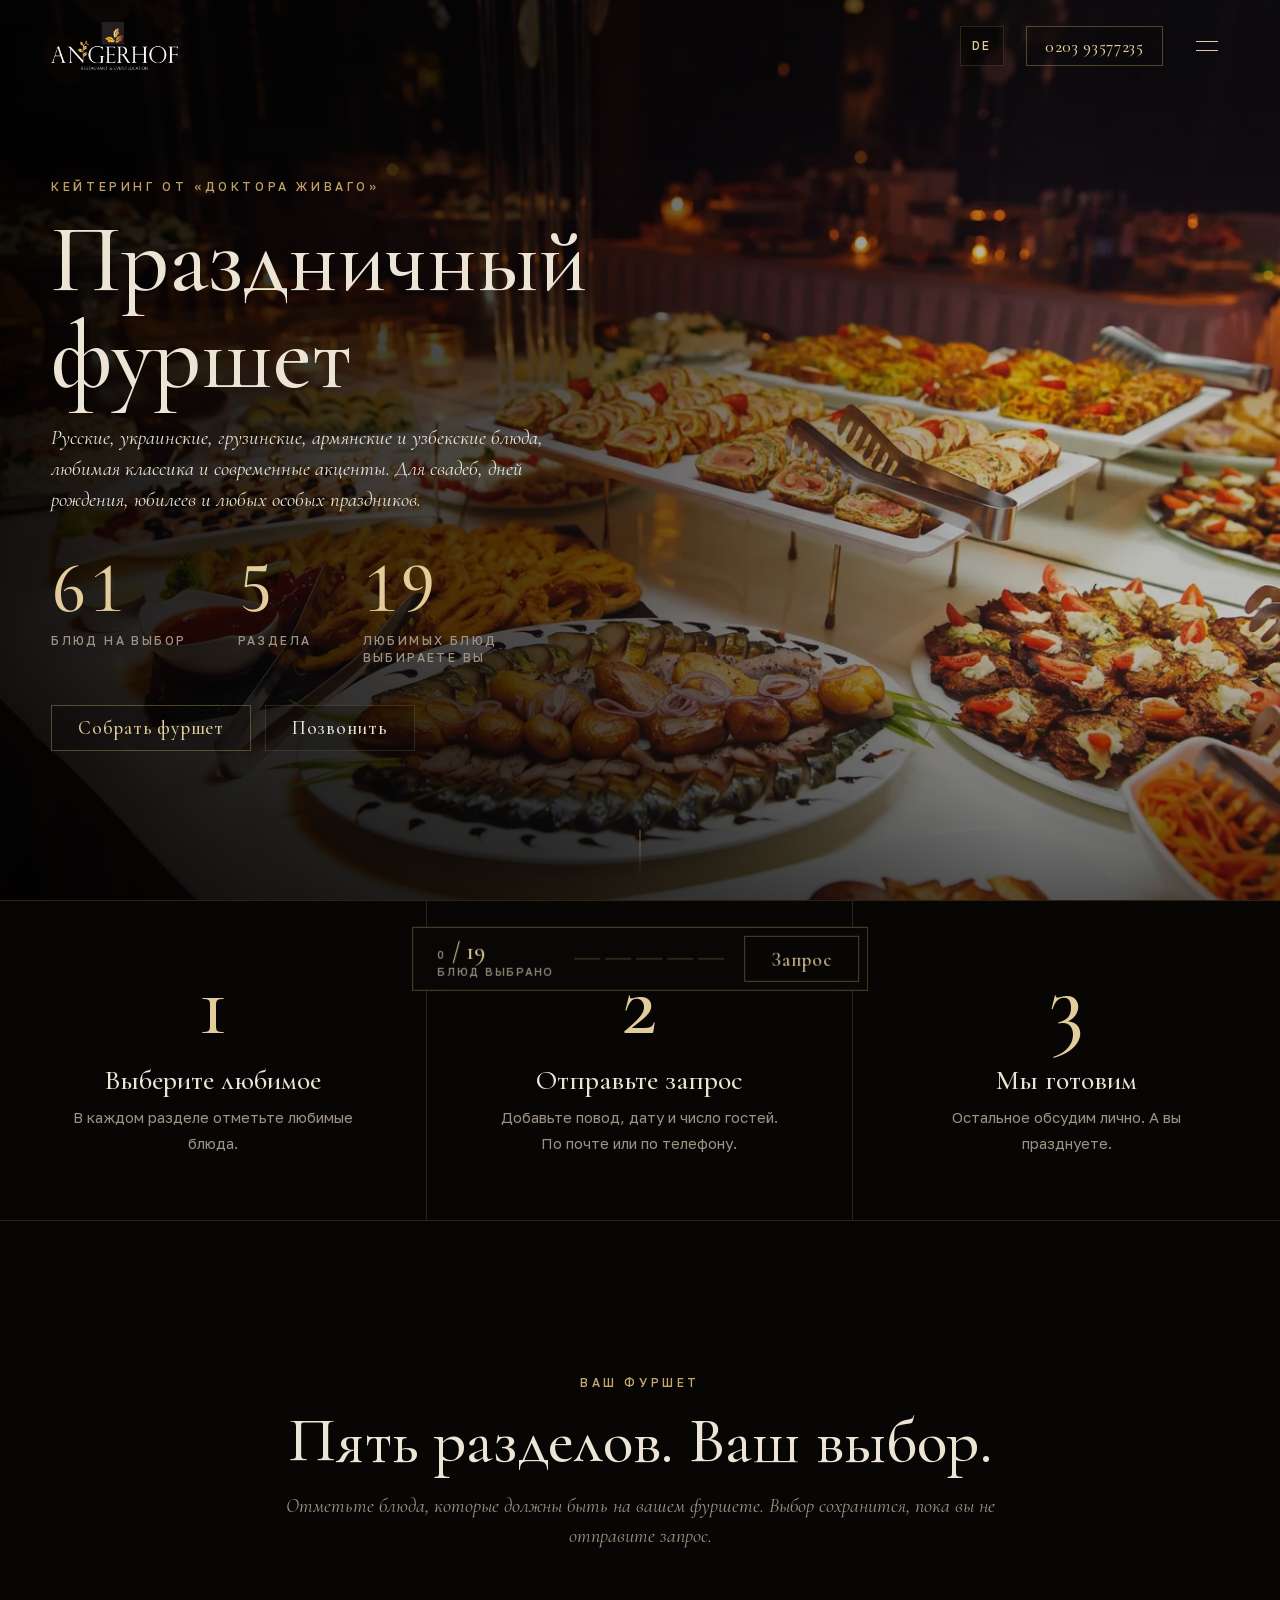
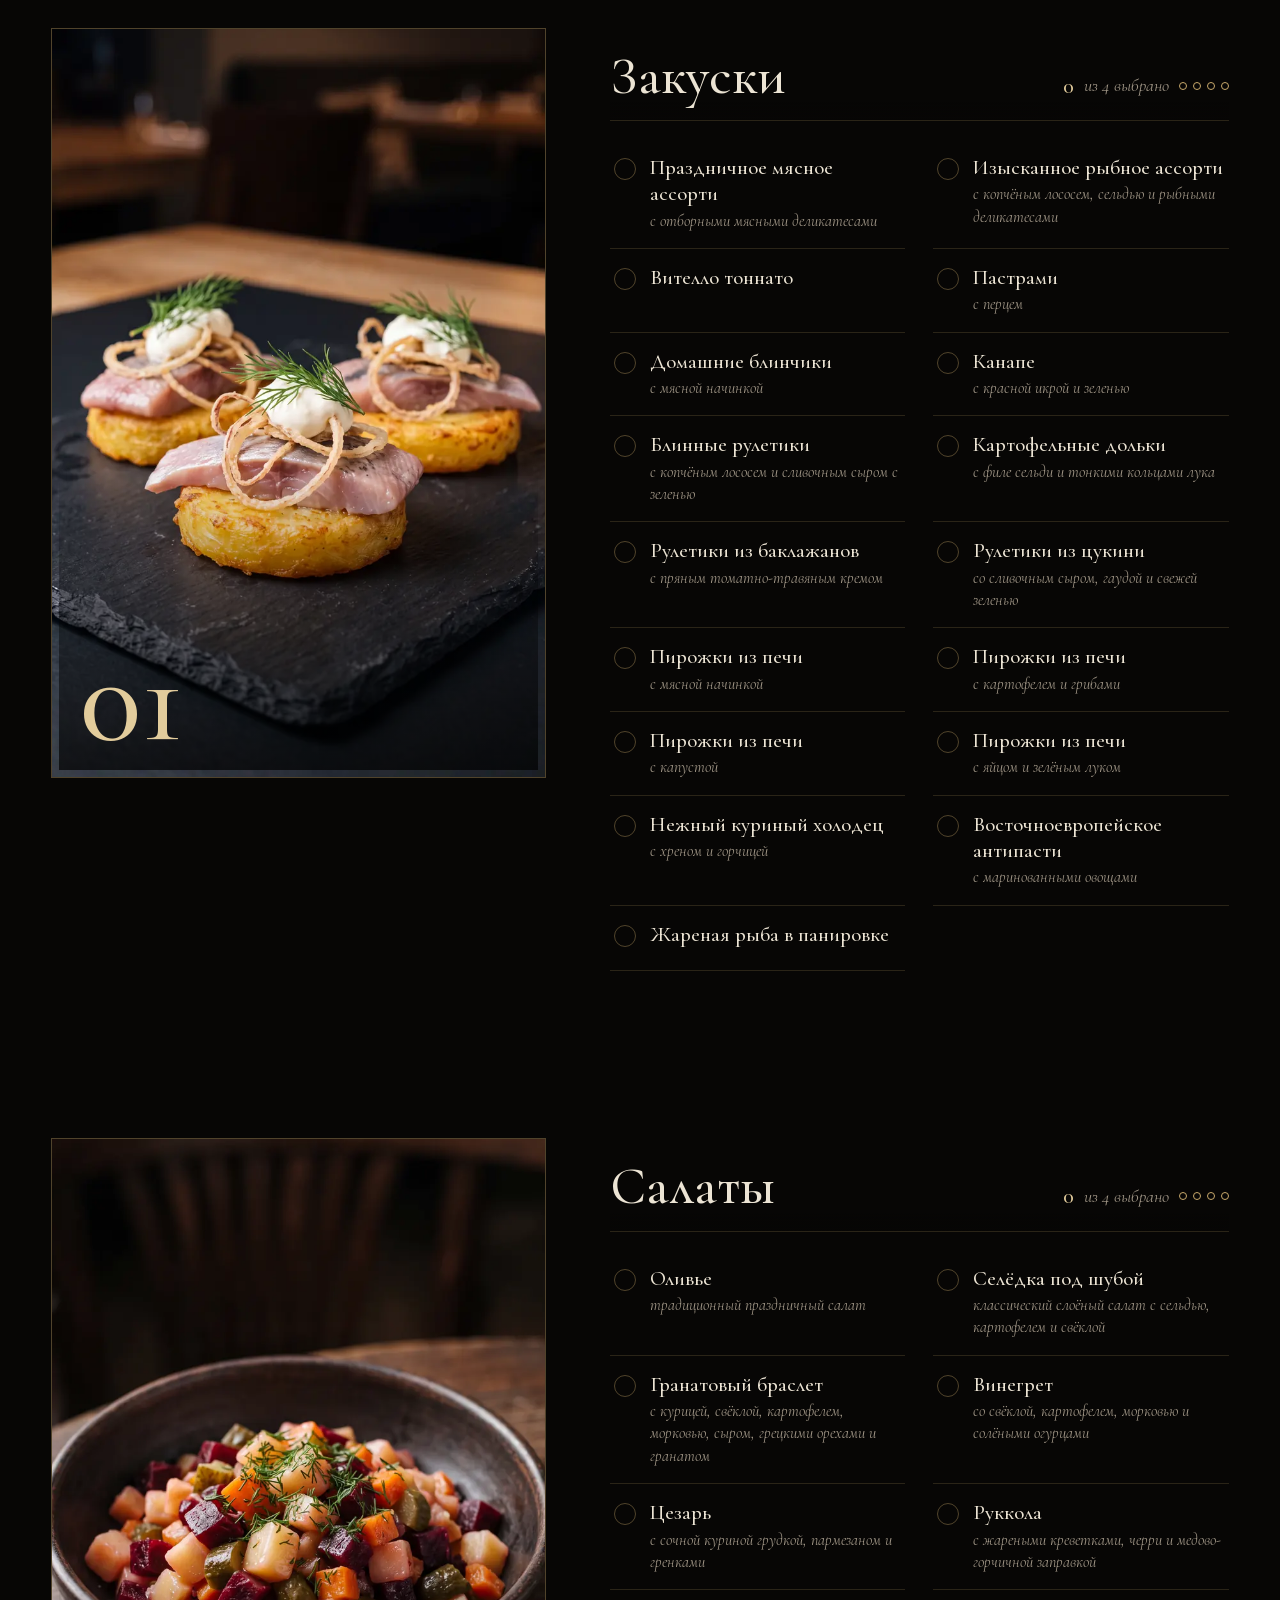
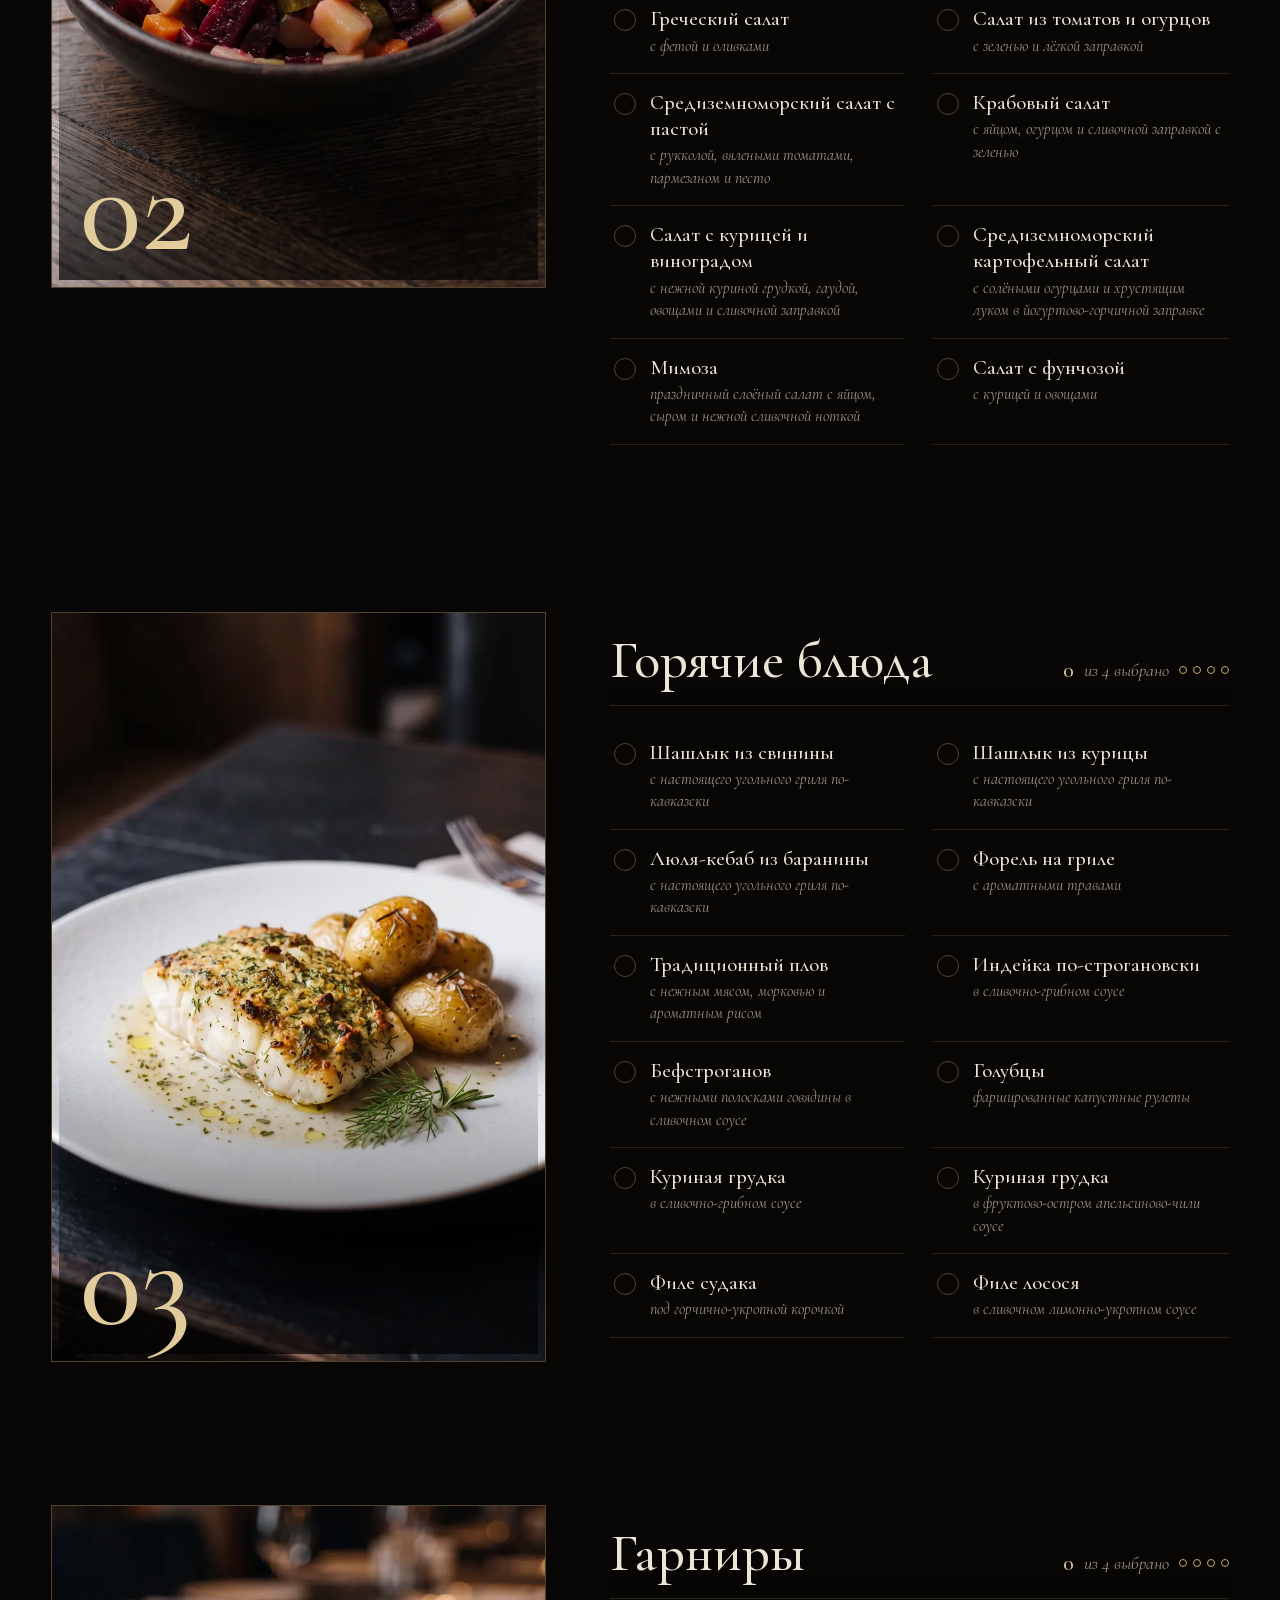
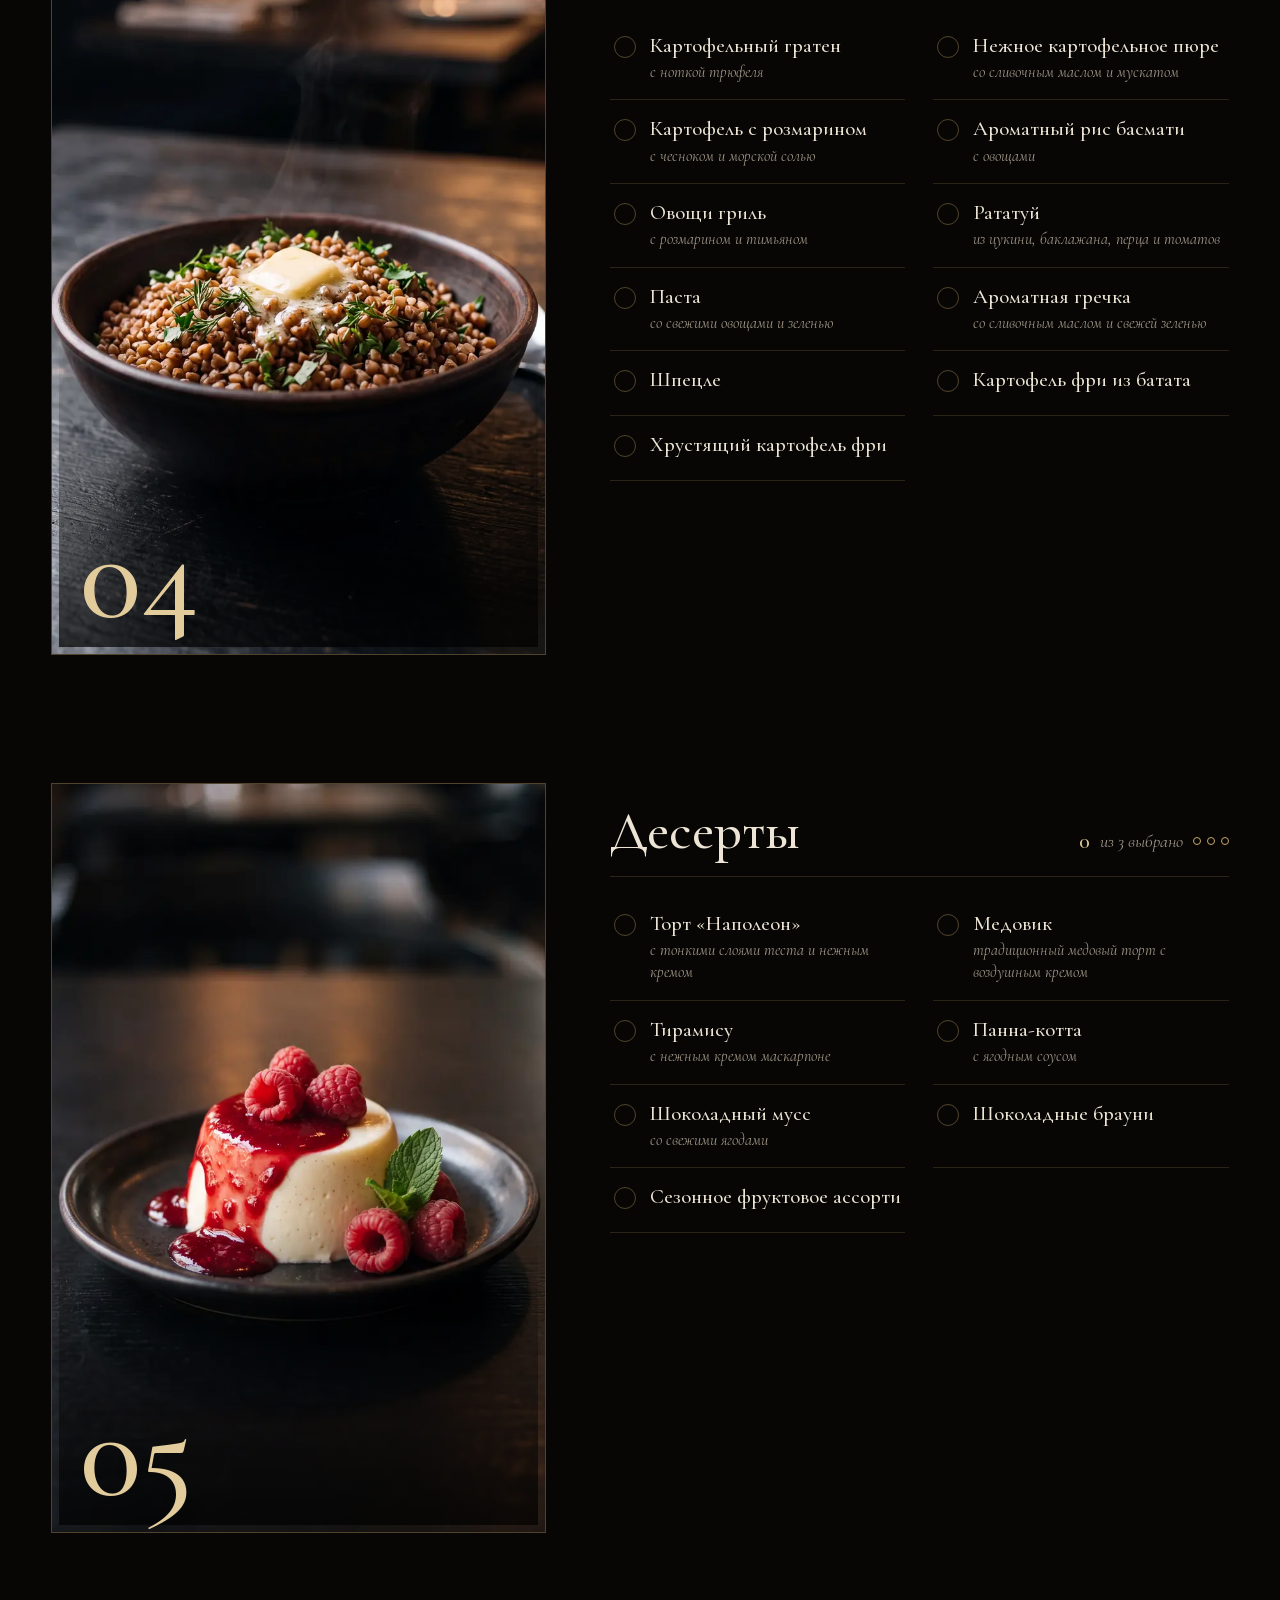
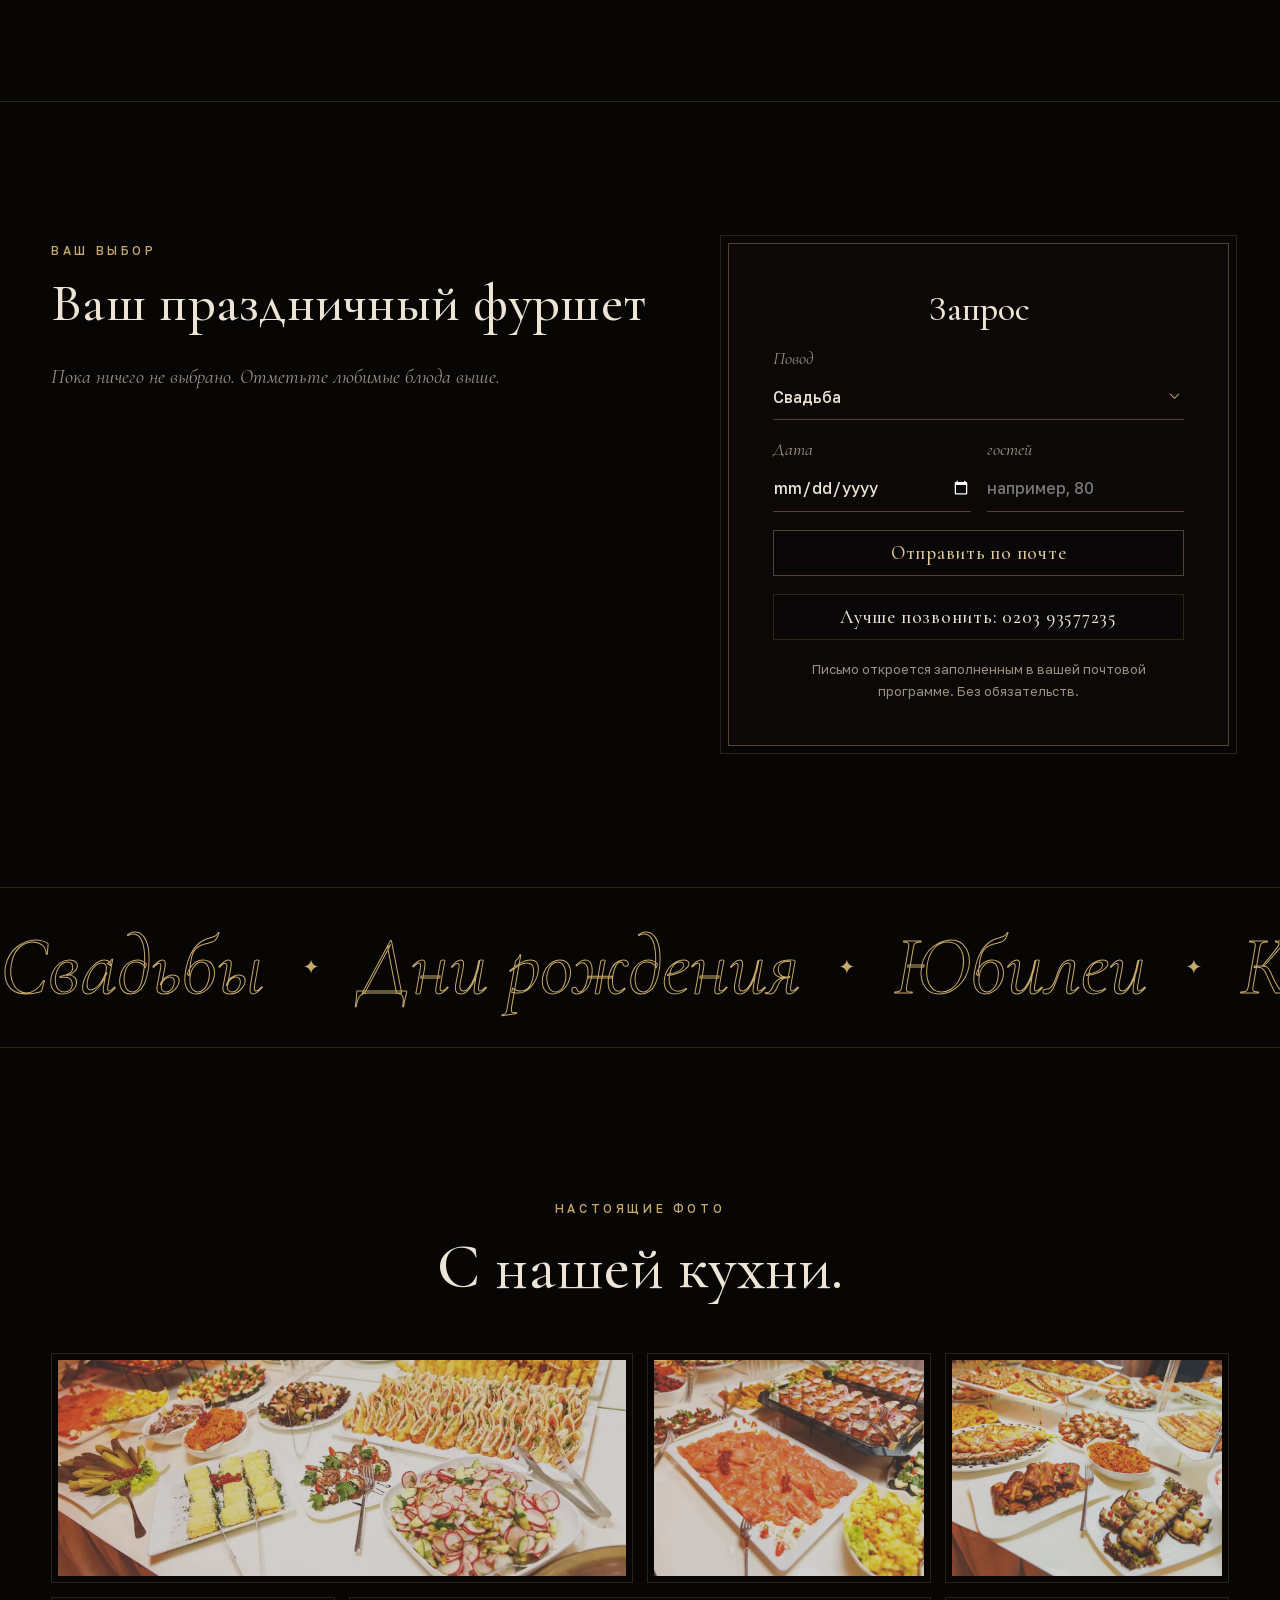
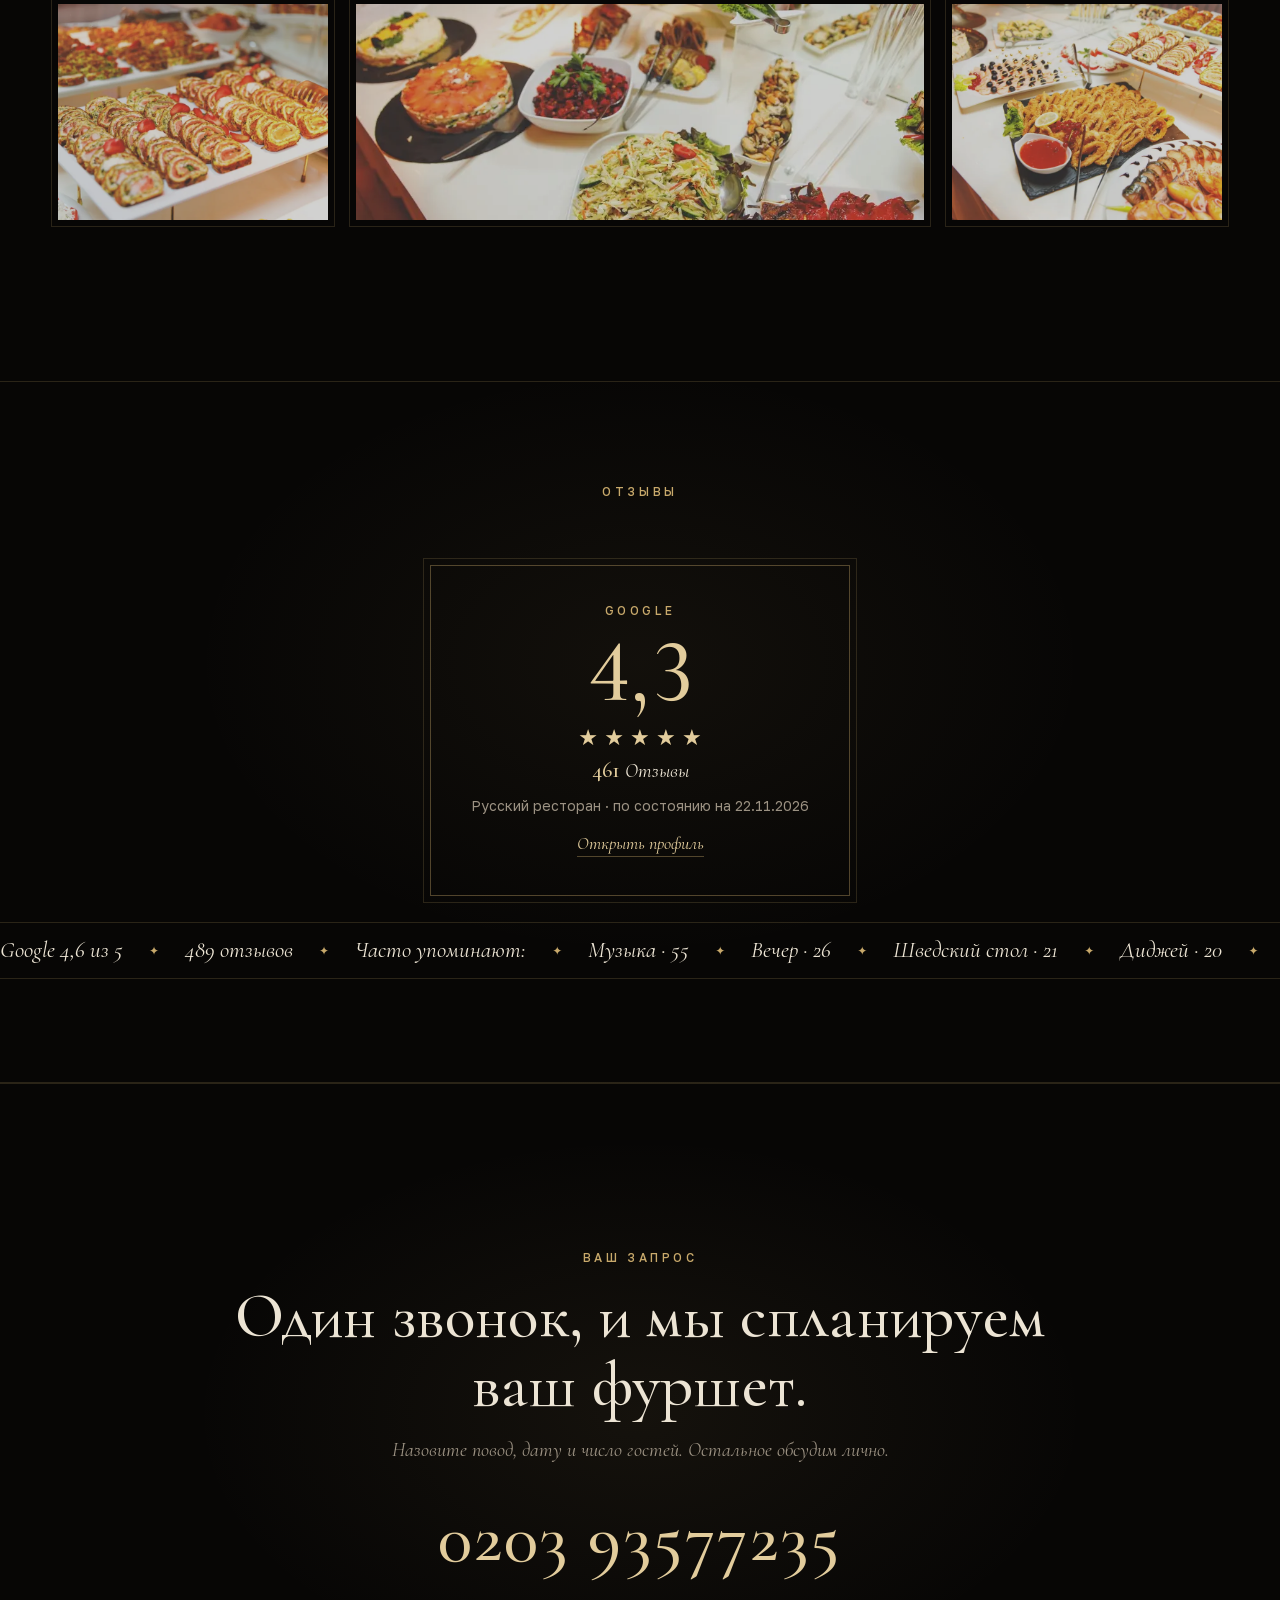
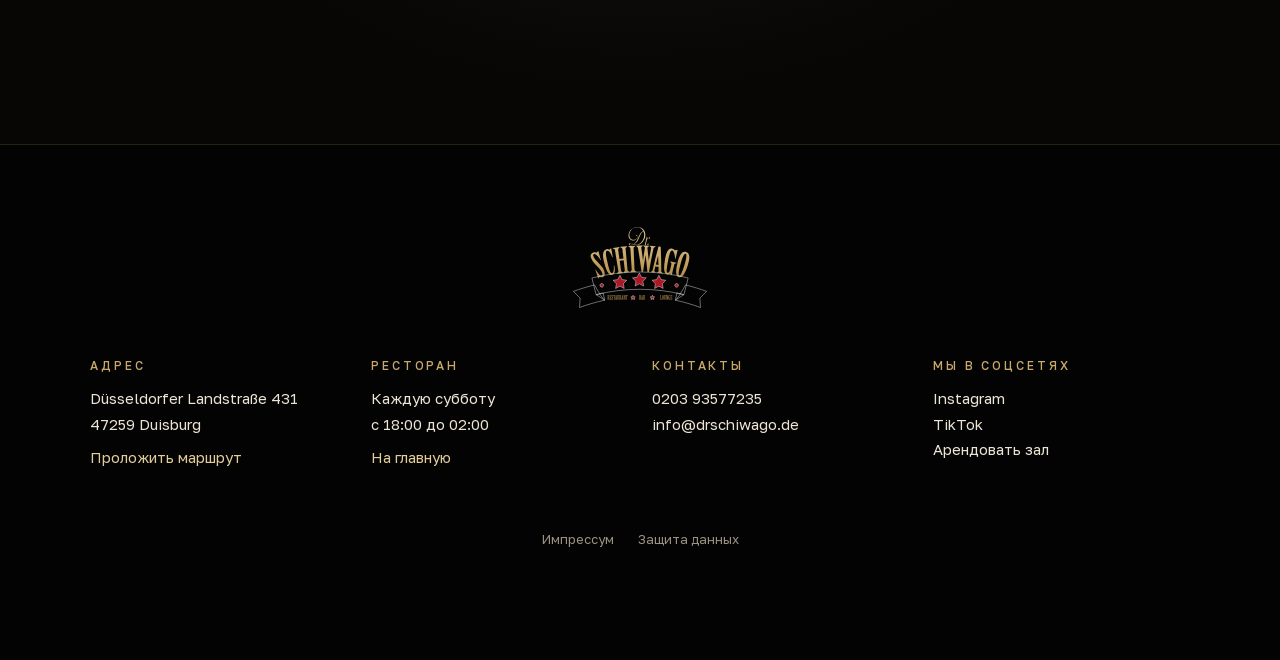
<file: ru/catering.html>
<!doctype html>
<html lang="ru" data-base="../">
<head>
<meta charset="utf-8">
<meta name="viewport" content="width=device-width, initial-scale=1, viewport-fit=cover">
<title>Кейтеринг · Праздничный фуршет от «Доктора Живаго»</title>
<meta name="description" content="Кейтеринг «Доктора Живаго» в Дуйсбурге: праздничный фуршет из 61 блюда русской, украинской, грузинской, армянской и узбекской кухни в пяти разделах. Соберите любимые блюда для свадьбы, дня рождения или юбилея.">
<meta name="robots" content="noindex, nofollow">
<meta name="theme-color" content="#070605">
<link rel="alternate" hreflang="de" href="https://engelstraenen.github.io/drschiwago/catering.html">
<link rel="alternate" hreflang="ru" href="https://engelstraenen.github.io/drschiwago/ru/catering.html">
<link rel="icon" href="https://drschiwago.de/favicon.png">
<link rel="preload" as="font" type="font/woff2" href="../assets/fonts/cormorant-garamond-normal-latin.woff2" crossorigin>
<link rel="stylesheet" href="../assets/css/fonts.css?v=1795730989">
<link rel="stylesheet" href="../assets/css/style.css?v=1795730989">
<link rel="stylesheet" href="../assets/css/catering.css?v=1795730989">
<script src="../assets/js/img.js?v=1795730989"></script>
</head>
<body class="page-catering">

<header class="nav nav--page" id="nav">
  <a class="nav__mark nav__mark--logo" href="index.html" aria-label="Angerhof · Доктор Живаго, на главную"><img src="../assets/img/angerhof-logo-weiss.webp?v=1795730989" alt="Angerhof, ресторан и площадка для мероприятий" width="900" height="340"></a>
  <nav class="nav__links" aria-label="Главное меню">
    <a href="index.html#buffet">Шведский стол</a>
    <a href="index.html#abend">Вечер</a>
    <a href="rundgang.html">Экскурсия</a>
    <a href="index.html#feiern">Праздники</a>
    <a href="catering.html" aria-current="page">Кейтеринг</a>
    <a href="#galerie">Фото</a>
    <a href="#bewertungen">Отзывы</a>
    <a href="#kontakt">Контакты</a>
  </nav>
  <a class="nav__lang" href="../catering.html" hreflang="de" lang="de" aria-label="Deutsche Version">DE</a>
  <a class="line-btn nav__cta" href="tel:+4920393577235">0203 93577235</a>
  <button class="nav__burger" aria-label="Открыть меню" aria-expanded="false"><span></span><span></span></button>
</header>

<main id="top">

  <!-- HERO -->
  <section class="chero" data-need="catering">
    <img class="chero__img" data-img="catering" alt="Празднично накрытый фуршет">
    <div class="chero__shade" aria-hidden="true"></div>
    <div class="chero__text">
      <p class="eyebrow">Кейтеринг от «Доктора Живаго»</p>
      <h1 class="chero__title">Праздничный фуршет</h1>
      <p class="chero__lead">Русские, украинские, грузинские, армянские и узбекские блюда, любимая классика и современные акценты. Для свадеб, дней рождения, юбилеев и любых особых праздников.</p>
      <div class="chero__nums">
        <span><b data-to="61">0</b>блюд на выбор</span>
        <span><b data-to="5">0</b>раздела</span>
        <span><b data-to="19">0</b>любимых блюд выбираете вы</span>
      </div>
      <div class="chero__btns">
        <a class="line-btn" href="#baukasten">Собрать фуршет</a>
        <a class="line-btn line-btn--quiet" href="tel:+4920393577235">Позвонить</a>
      </div>
    </div>
    <div class="scrollhint" aria-hidden="true"><span></span></div>
  </section>

  <!-- SO GEHT'S -->
  <section class="how" aria-label="Как это работает">
    <div class="how__step reveal"><b>1</b><h2>Выберите любимое</h2><p>В каждом разделе отметьте любимые блюда.</p></div>
    <div class="how__step reveal"><b>2</b><h2>Отправьте запрос</h2><p>Добавьте повод, дату и число гостей. По почте или по телефону.</p></div>
    <div class="how__step reveal"><b>3</b><h2>Мы готовим</h2><p>Остальное обсудим лично. А вы празднуете.</p></div>
  </section>

  <!-- BAUKASTEN -->
  <section class="builder" id="baukasten" aria-label="Собрать фуршет">
    <div class="builder__head">
      <p class="eyebrow">Ваш фуршет</p>
      <h2 class="title">Пять разделов. Ваш выбор.</h2>
      <p>Отметьте блюда, которые должны быть на вашем фуршете. Выбор сохранится, пока вы не отправите запрос.</p>
    </div>
    <div class="courses" id="courses"></div>
  </section>

  <!-- ANFRAGE -->
  <section class="ask" id="anfrage" aria-label="Запрос">
    <div class="ask__inner">
      <div class="ask__sum">
        <p class="eyebrow">Ваш выбор</p>
        <h2 class="title">Ваш праздничный фуршет</h2>
        <div class="ask__list" id="ask-list"><p class="ask__empty">Пока ничего не выбрано. Отметьте любимые блюда выше.</p></div>
      </div>
      <form class="ask__form" id="ask-form" novalidate>
        <h3>Запрос</h3>
        <label class="field">Повод
          <select name="anlass">
            <option>Свадьба</option><option>День рождения</option><option>Юбилей</option><option>Корпоратив</option><option>Новогодний корпоратив</option><option>Крестины / семейный праздник</option><option>Другое</option>
          </select>
        </label>
        <div class="field__row">
          <label class="field">Дата<input type="date" name="datum"></label>
          <label class="field">гостей<input type="number" name="gaeste" min="10" step="1" placeholder="например, 80" inputmode="numeric"></label>
        </div>
        <button class="line-btn" type="submit">Отправить по почте</button>
        <a class="line-btn line-btn--quiet" href="tel:+4920393577235">Лучше позвонить: 0203 93577235</a>
        <p class="ask__note">Письмо откроется заполненным в вашей почтовой программе. Без обязательств.</p>
      </form>
    </div>
  </section>

  <!-- ANLÄSSE -->
  <section class="marquee" aria-label="Поводы">
    <div class="marquee__row"><span>Свадьбы</span><i>✦</i><span>Дни рождения</span><i>✦</i><span>Юбилеи</span><i>✦</i><span>Корпоративы</span><i>✦</i><span>Крестины</span><i>✦</i><span>Свадьбы</span><i>✦</i><span>Дни рождения</span><i>✦</i><span>Юбилеи</span><i>✦</i><span>Корпоративы</span><i>✦</i><span>Крестины</span><i>✦</i></div>
  </section>

  <!-- GALERIE: echte Fotos -->
  <section class="gal" id="galerie">
    <div class="gal__head">
      <p class="eyebrow">Настоящие фото</p>
      <h2 class="title">С нашей кухни.</h2>
    </div>
    <div class="gal__grid">
      <figure class="gal__item gal__item--w reveal" data-need="foto-buffet-2"><img data-img="foto-buffet-2" alt="Шведский стол с закусками и салатами"><figcaption>Весь шведский стол</figcaption></figure>
      <figure class="gal__item reveal" data-need="foto-buffet-3"><img data-img="foto-buffet-3" alt="Копчёный лосось"><figcaption>Копчёный лосось</figcaption></figure>
      <figure class="gal__item reveal" data-need="foto-buffet-4"><img data-img="foto-buffet-4" alt="Рулетики из баклажанов"><figcaption>Рулетики из баклажанов</figcaption></figure>
      <figure class="gal__item reveal" data-need="foto-buffet-1"><img data-img="foto-buffet-1" alt="Домашние рулетики"><figcaption>Домашние рулетики</figcaption></figure>
      <figure class="gal__item gal__item--w reveal" data-need="foto-buffet-7"><img data-img="foto-buffet-7" alt="Салаты и закуски"><figcaption>Салаты</figcaption></figure>
      <figure class="gal__item reveal" data-need="foto-buffet-6"><img data-img="foto-buffet-6" alt="Кальмары и канапе"><figcaption>Закуски</figcaption></figure>
    </div>
  </section>

  <!-- BEWERTUNGEN (Stand 22.11.2026) -->
  <section class="reviews reviews--compact" id="bewertungen">
    <p class="eyebrow">Отзывы</p>
    <div class="rev__grid">
      <a class="rev reveal" href="https://maps.google.com/?cid=11130484458952799172" target="_blank" rel="noopener" data-rate="4.6">
        <span class="rev__src">Google</span>
        <b class="rev__note" data-to-dec="4.6">4,6</b>
        <span class="rev__stars" aria-label="4,6 из 5 звёзд"><span class="rev__stars-off">★★★★★</span><span class="rev__stars-on">★★★★★</span></span>
        <span class="rev__count"><b data-to="489">489</b> Отзывы</span>
        <span class="rev__meta">Русский ресторан · по состоянию на 22.11.2026</span>
        <span class="rev__link">Открыть профиль</span>
      </a>
    </div>
    <div class="ticker ticker--g" aria-hidden="true"><div class="ticker__row"><span>Google 4,6 из 5</span><i aria-hidden="true">✦</i><span>489 отзывов</span><i aria-hidden="true">✦</i><span>Часто упоминают:</span><i aria-hidden="true">✦</i><span>Музыка · 55</span><i aria-hidden="true">✦</i><span>Вечер · 26</span><i aria-hidden="true">✦</i><span>Шведский стол · 21</span><i aria-hidden="true">✦</i><span>Диджей · 20</span><i aria-hidden="true">✦</i><span>Танцпол · 18</span><i aria-hidden="true">✦</i><span>Публика · 7</span><i aria-hidden="true">✦</i><span>Караоке · 6</span><i aria-hidden="true">✦</i><span>Шашлык · 5</span><i aria-hidden="true">✦</i><span>Google 4,6 из 5</span><i aria-hidden="true">✦</i><span>489 отзывов</span><i aria-hidden="true">✦</i><span>Часто упоминают:</span><i aria-hidden="true">✦</i><span>Музыка · 55</span><i aria-hidden="true">✦</i><span>Вечер · 26</span><i aria-hidden="true">✦</i><span>Шведский стол · 21</span><i aria-hidden="true">✦</i><span>Диджей · 20</span><i aria-hidden="true">✦</i><span>Танцпол · 18</span><i aria-hidden="true">✦</i><span>Публика · 7</span><i aria-hidden="true">✦</i><span>Караоке · 6</span><i aria-hidden="true">✦</i><span>Шашлык · 5</span><i aria-hidden="true">✦</i></div></div>
  </section>

  <!-- SCHLUSS -->
  <section class="call">
    <p class="eyebrow">Ваш запрос</p>
    <h2 class="title">Один звонок, и мы спланируем ваш фуршет.</h2>
    <p>Назовите повод, дату и число гостей. Остальное обсудим лично.</p>
    <a class="call__tel" href="tel:+4920393577235">0203 93577235</a>
  </section>

</main>

<footer class="foot" id="kontakt">
  <img class="foot__logo" src="../assets/img/logo-gold.svg" alt="Доктор Живаго" width="180" height="109">
  <div class="foot__cols">
    <div><h4>Адрес</h4><p>Düsseldorfer Landstraße 431<br>47259 Duisburg</p><a href="https://www.google.com/maps/dir/?api=1&amp;destination=Dr.+Schiwago%2C+D%C3%BCsseldorfer+Landstra%C3%9Fe+431%2C+47259+Duisburg" target="_blank" rel="noopener">Проложить маршрут</a></div>
    <div><h4>Ресторан</h4><p>Каждую субботу<br>с 18:00 до 02:00</p><a href="index.html">На главную</a></div>
    <div><h4>Контакты</h4><p><a href="tel:+4920393577235">0203 93577235</a><br><a href="mailto:info@drschiwago.de">info@drschiwago.de</a></p></div>
    <div><h4>Мы в соцсетях</h4><p><a href="https://www.instagram.com/dr.schiwago_restaurant/" target="_blank" rel="noopener">Instagram</a><br><a href="https://www.tiktok.com/@dr.schiwago_restaurant" target="_blank" rel="noopener">TikTok</a><br><a href="index.html#feiern">Арендовать зал</a></p></div>
  </div>
  <div class="foot__legal"><a href="https://drschiwago.de/impressum" target="_blank" rel="noopener">Импрессум</a><a href="https://drschiwago.de/datenschutz" target="_blank" rel="noopener">Защита данных</a></div>
</footer>

<div class="tray" id="tray" aria-live="polite">
  <div class="tray__info"><b><span data-tray-n>0</span> / 19</b><span>блюд выбрано</span></div>
  <div class="tray__bars" aria-hidden="true"><i></i><i></i><i></i><i></i><i></i></div>
  <a class="line-btn tray__btn" href="#anfrage">Запрос</a>
</div>

<div class="lightbox" id="lightbox" hidden>
  <button class="lightbox__x" aria-label="Закрыть">×</button>
  <img alt="">
  <p class="lightbox__cap"></p>
</div>

<script src="../assets/js/app.js?v=1795730989"></script>
<script src="../assets/js/catering.js?v=1795730989"></script>
</body>
</html>
</file>
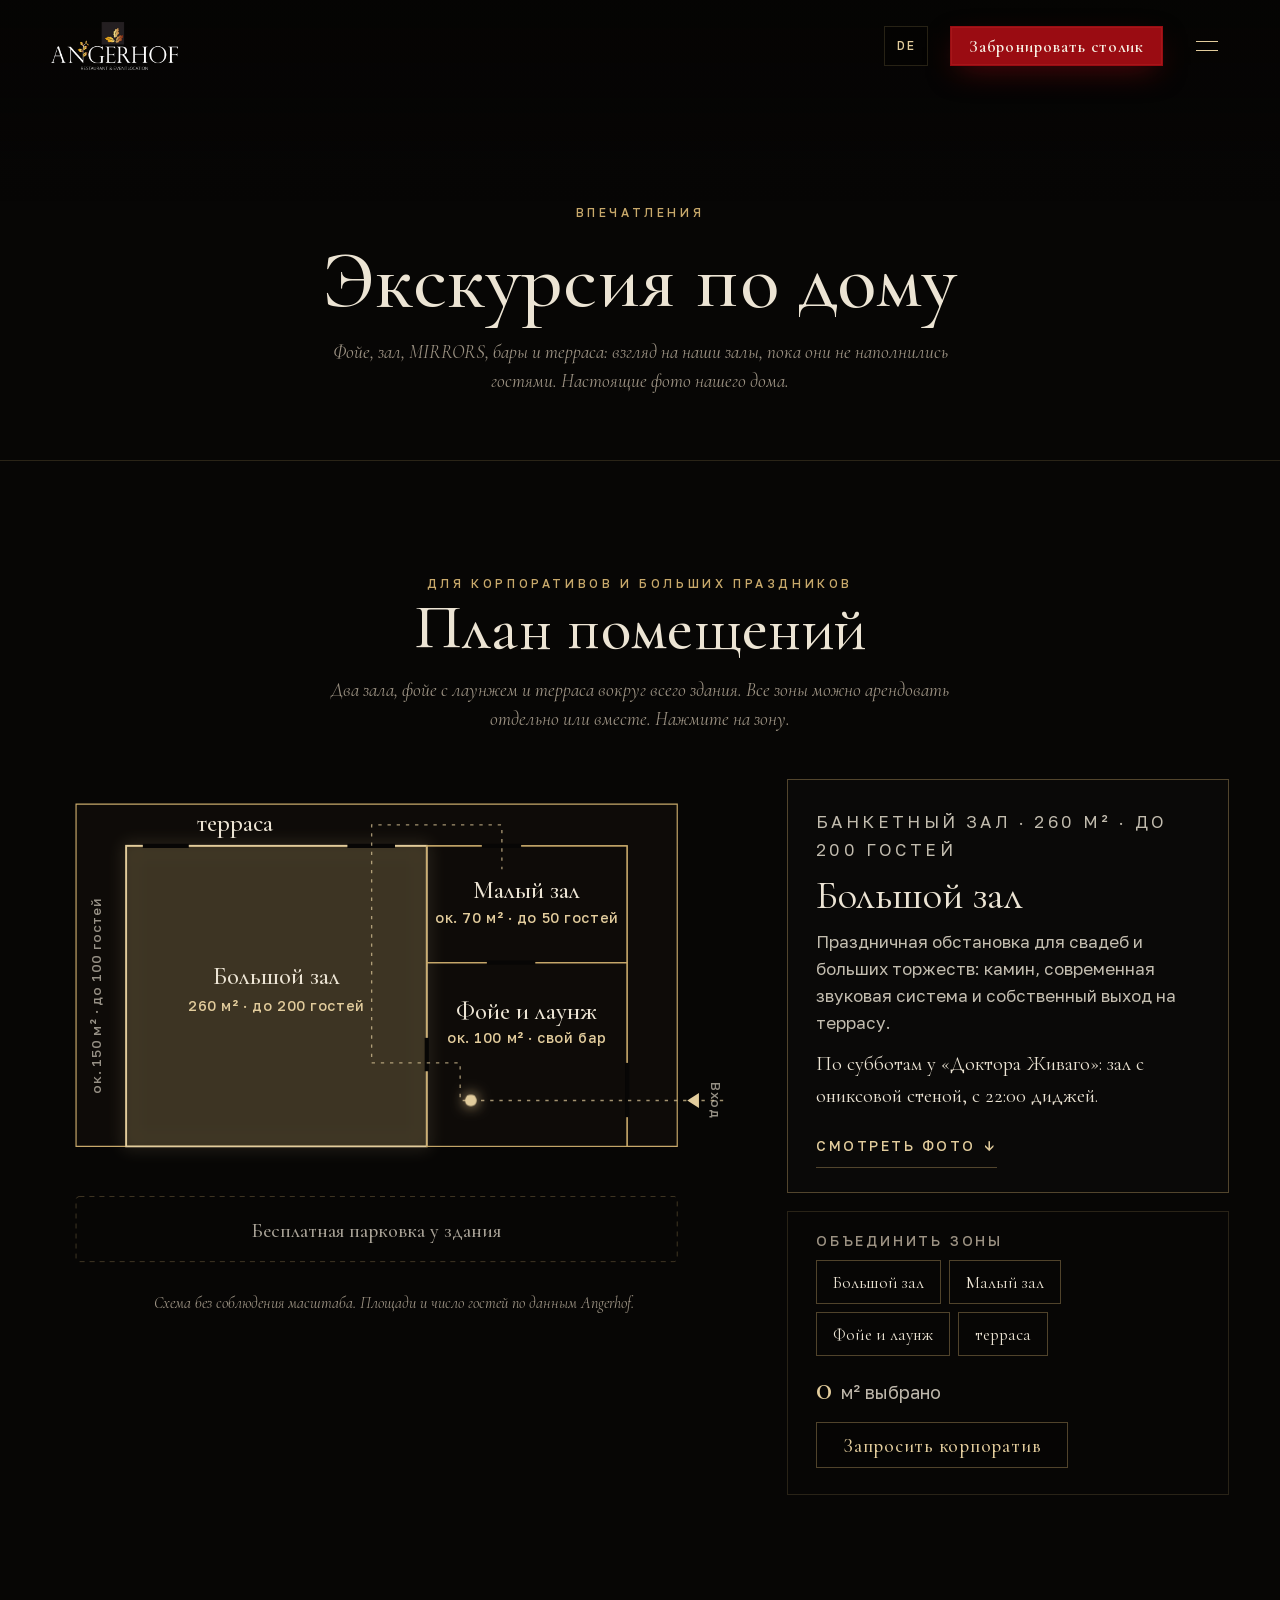
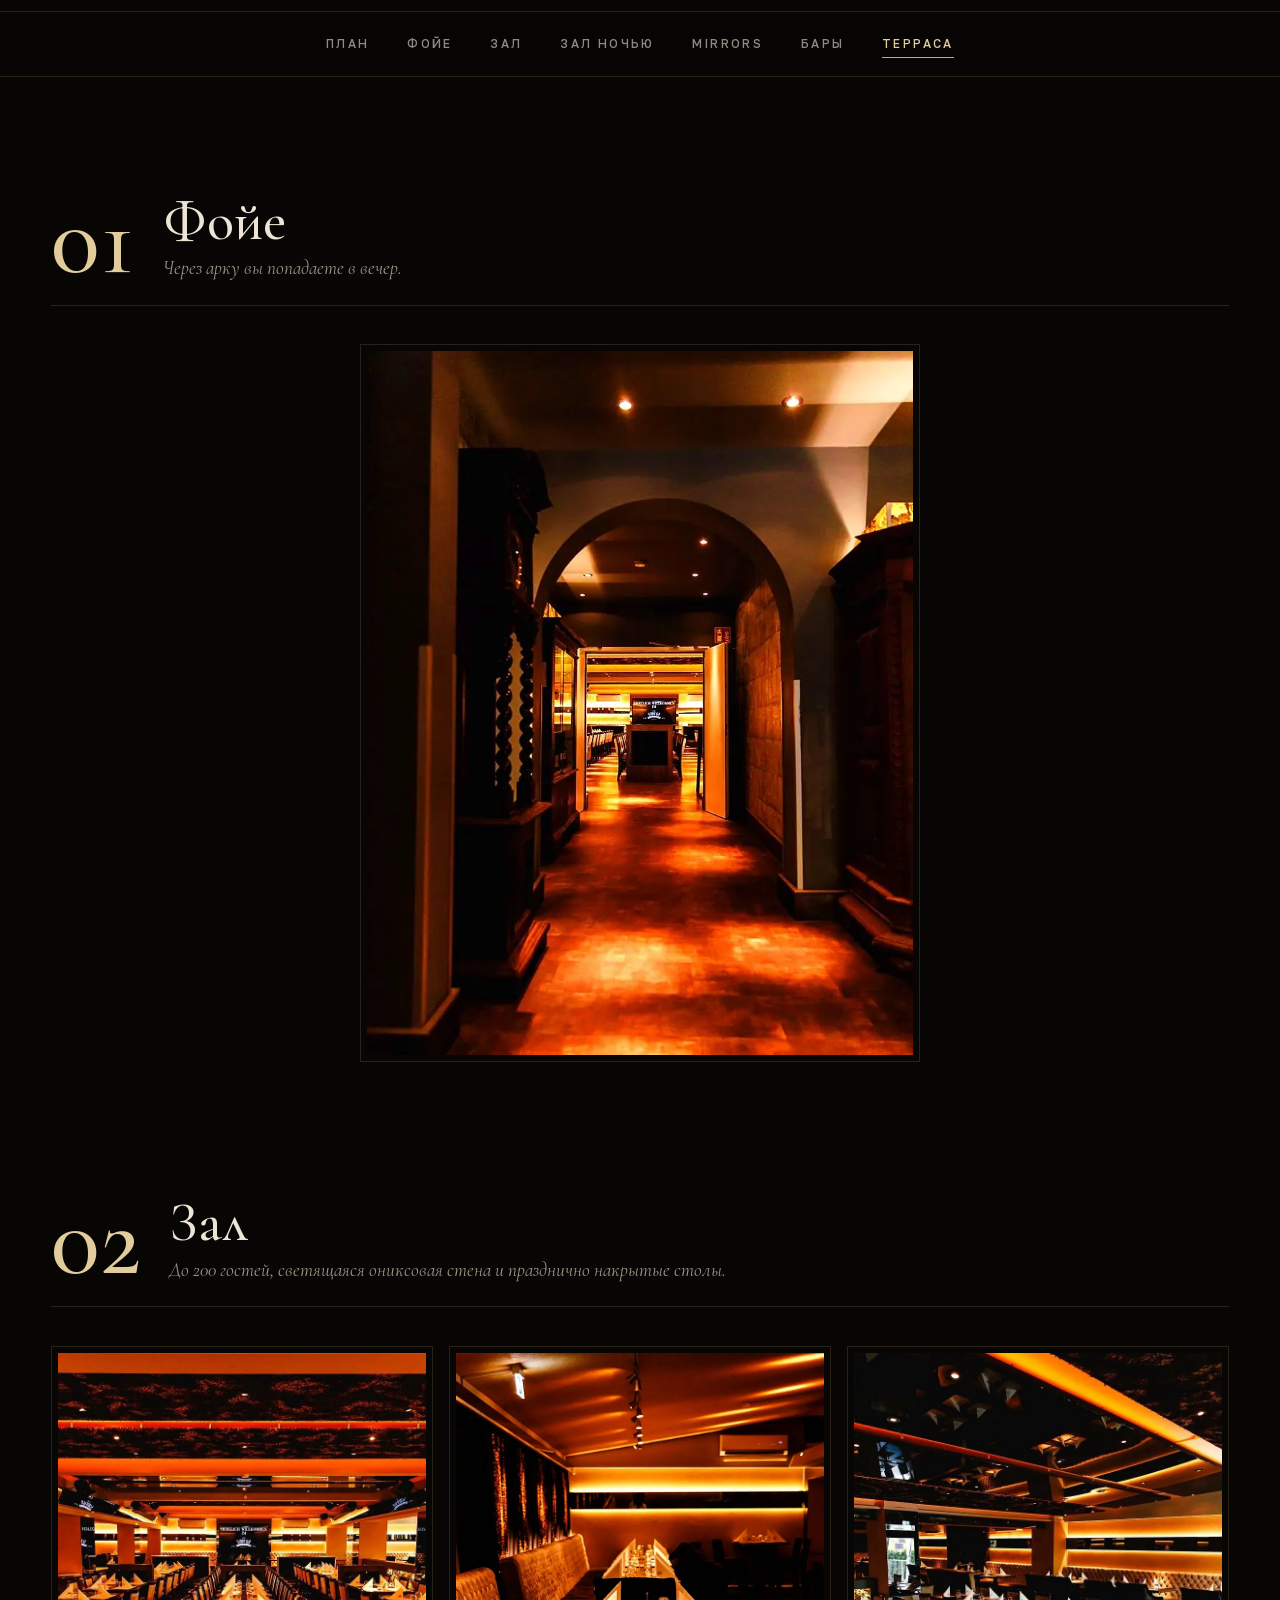
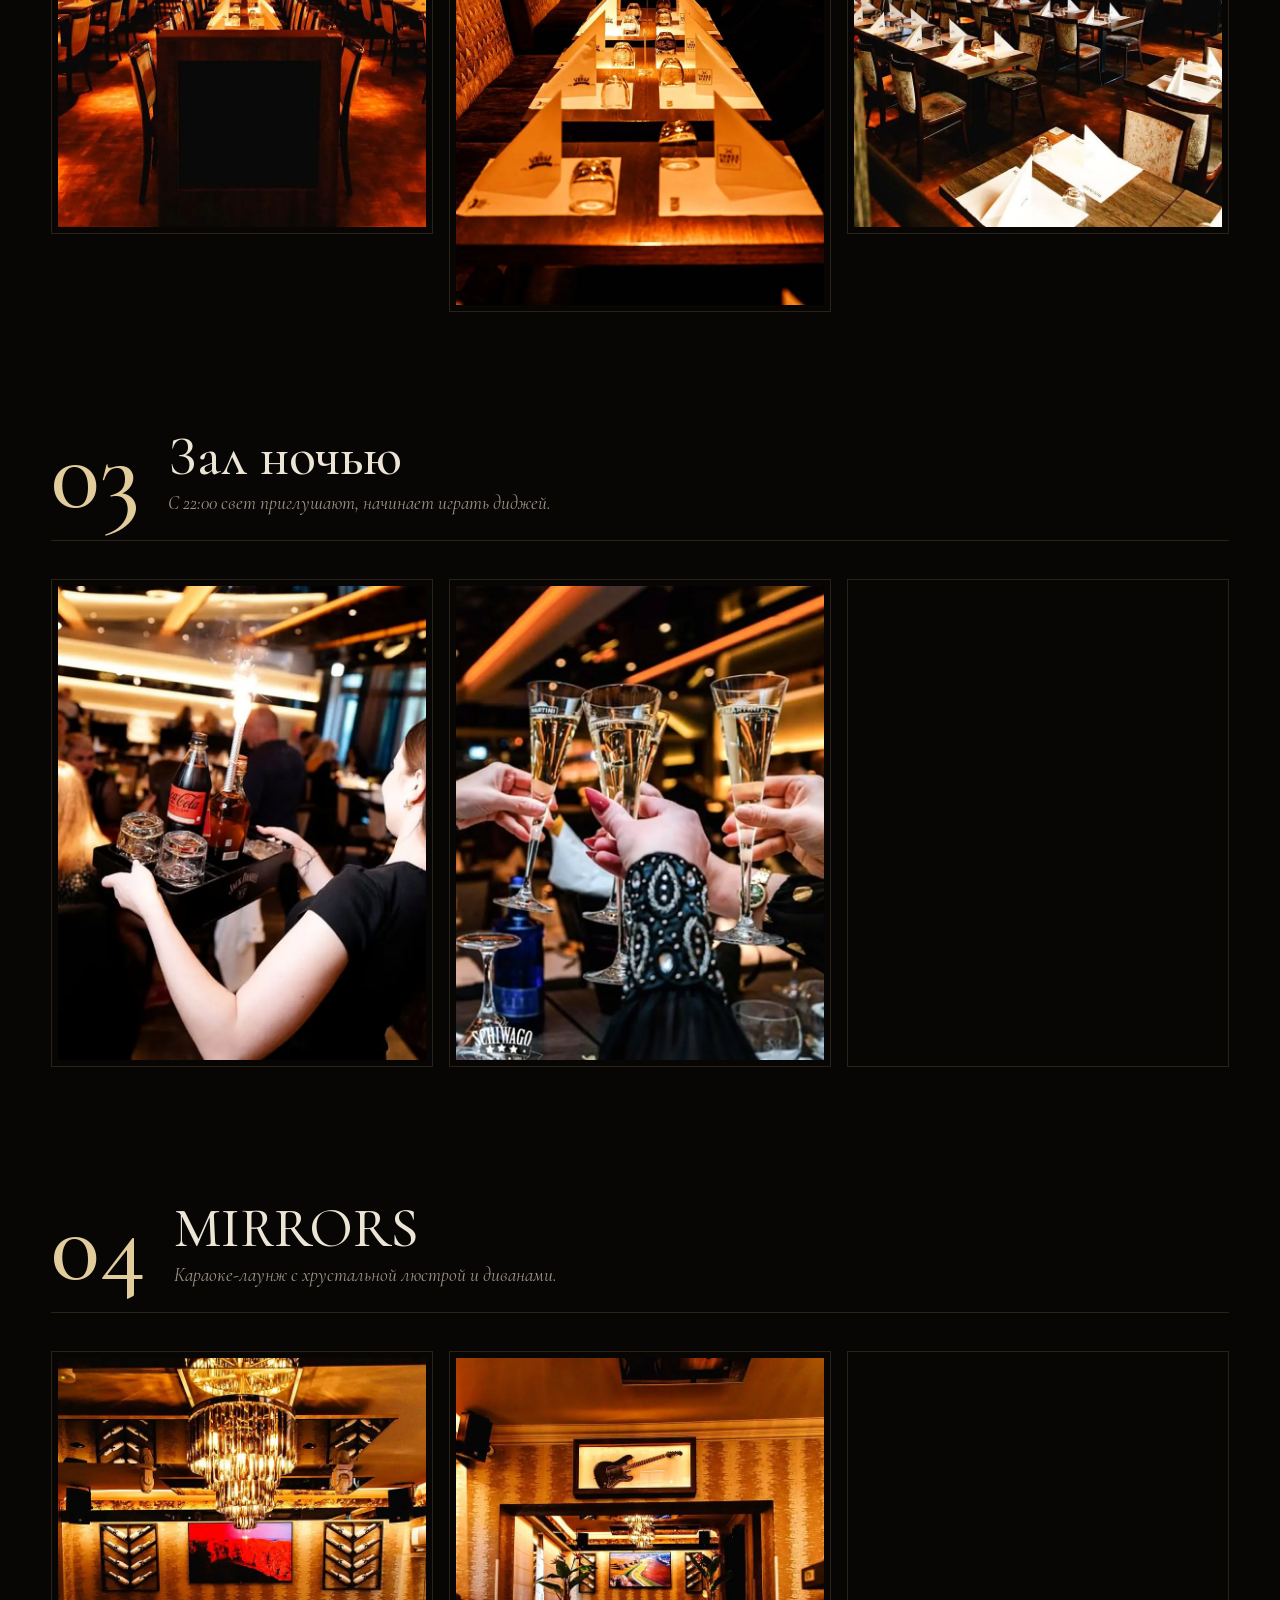
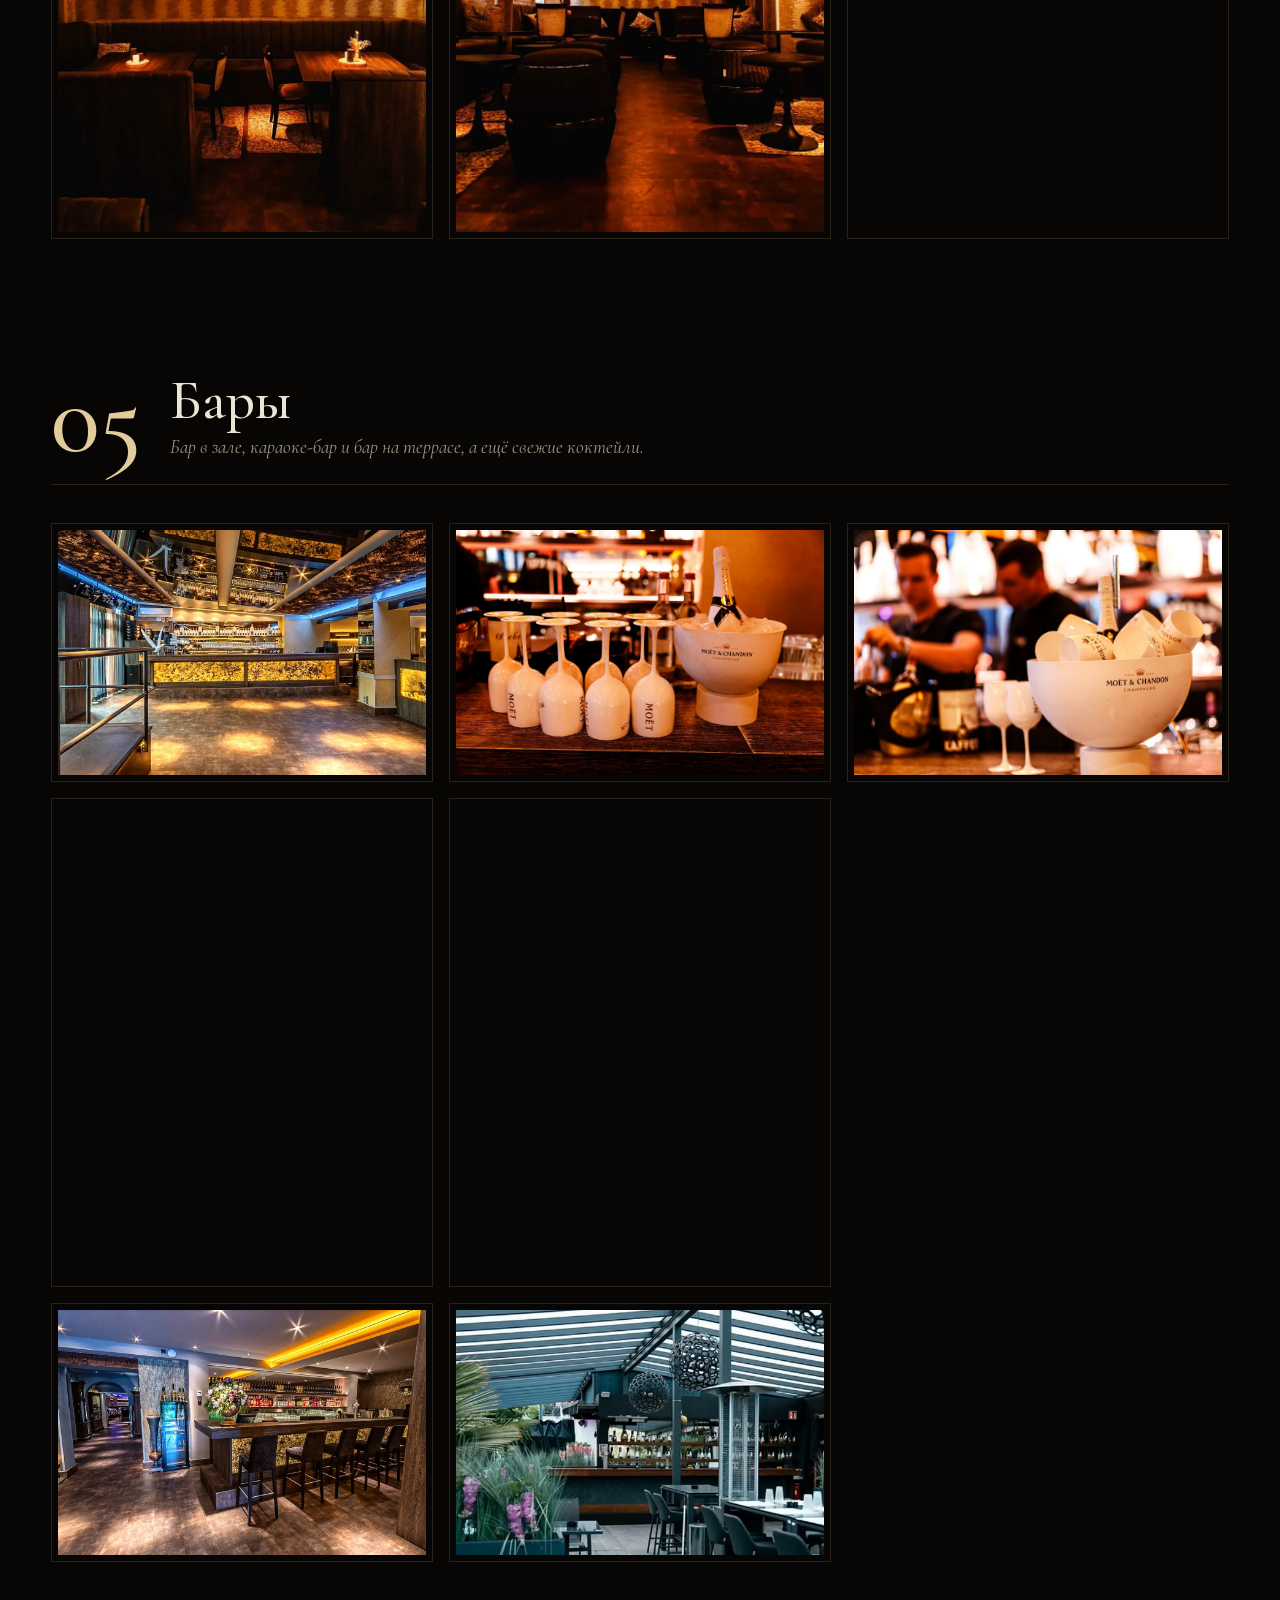
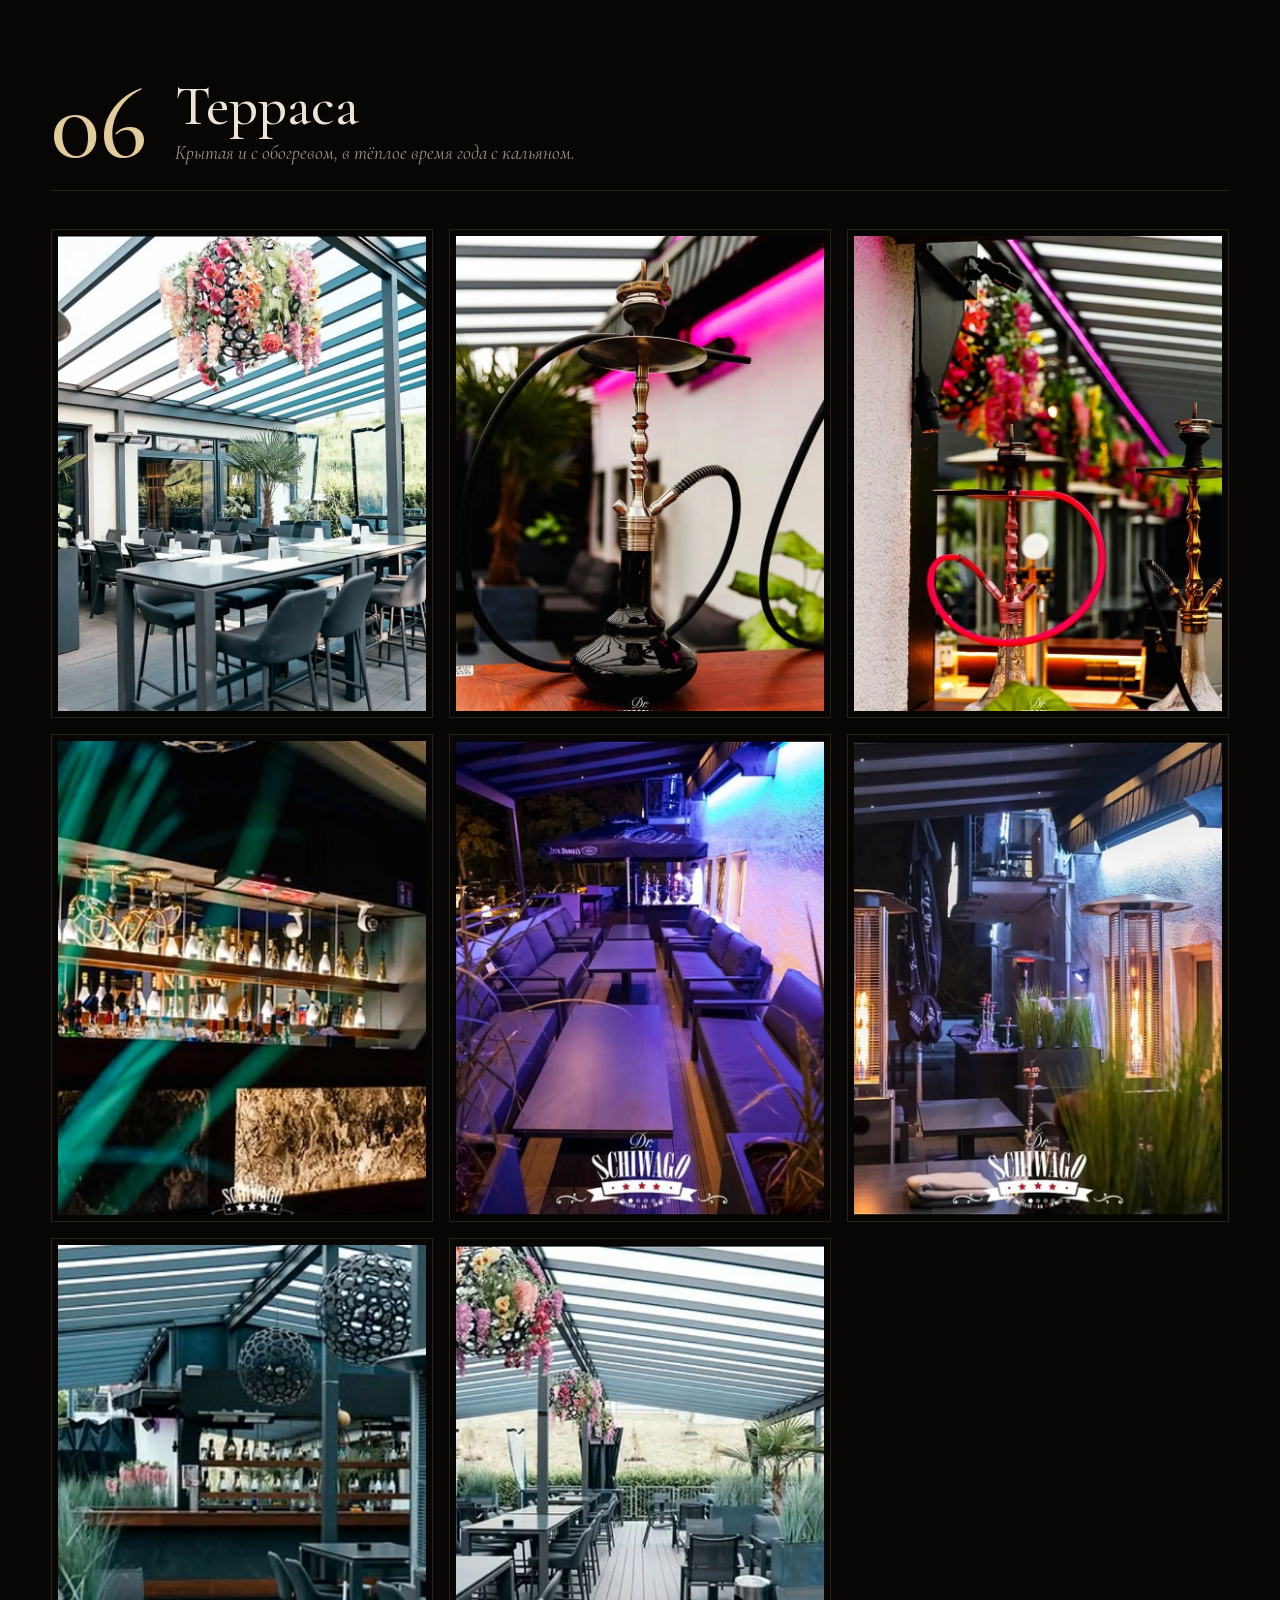
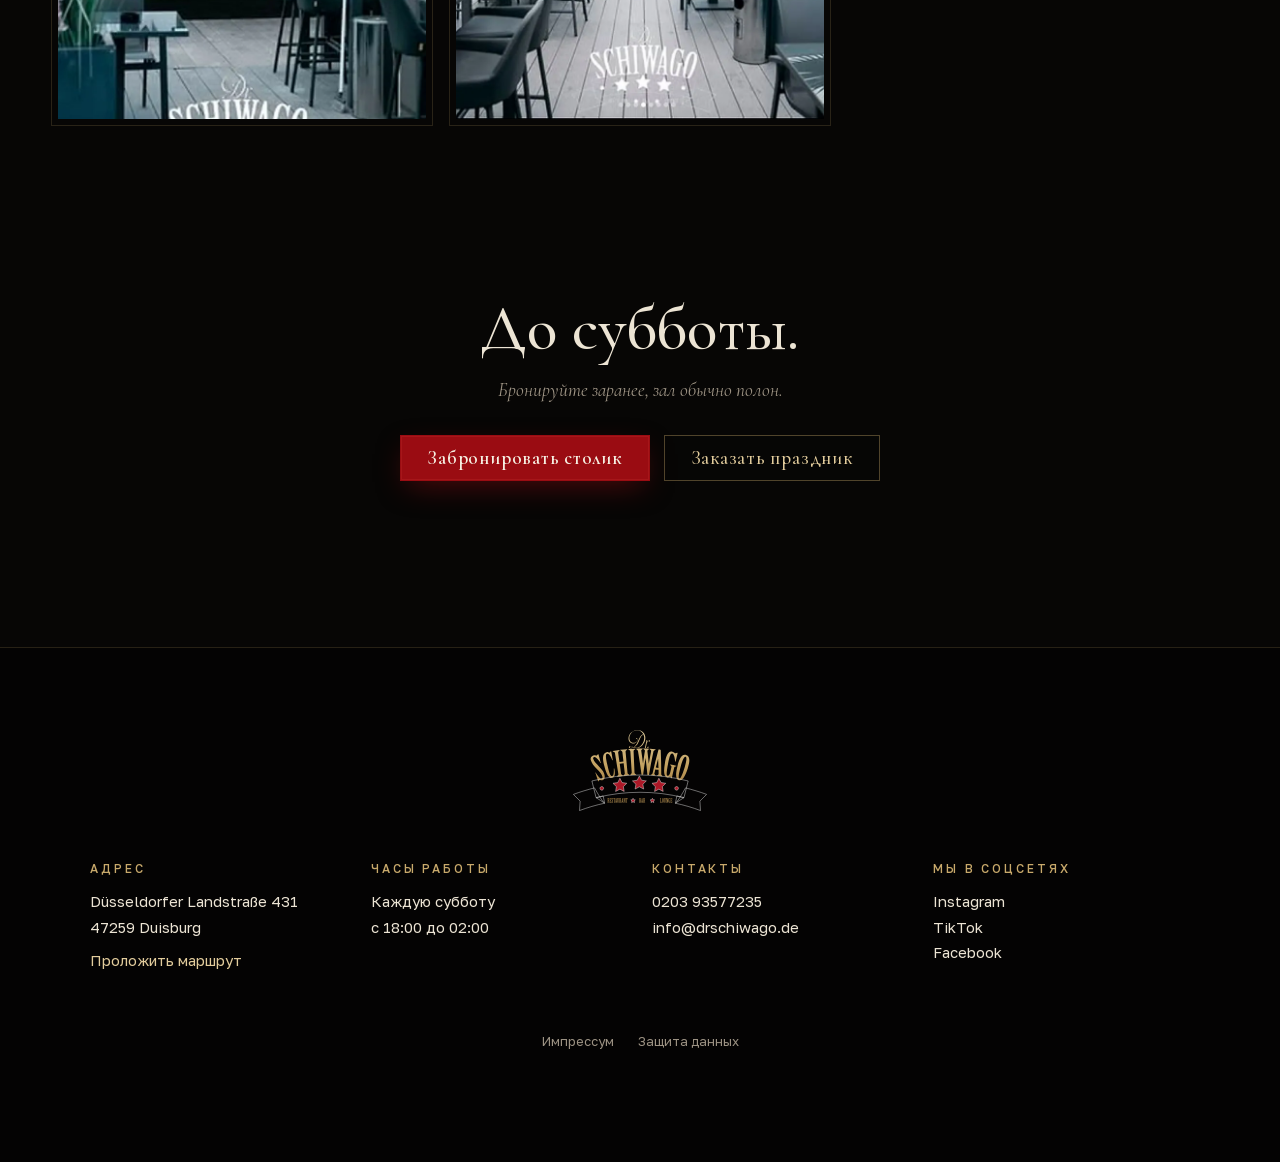
<file: ru/rundgang.html>
<!doctype html>
<html lang="ru" data-base="../">
<head>
<meta charset="utf-8">
<meta name="viewport" content="width=device-width, initial-scale=1, viewport-fit=cover">
<title>Экскурсия по дому · Доктор Живаго, Дуйсбург</title>
<meta name="description" content="Экскурсия по «Доктору Живаго» в Дуйсбурге: фойе, зал с ониксовой стеной, караоке в MIRRORS, три бара и тёплая терраса.">
<meta name="robots" content="noindex, nofollow">
<meta name="theme-color" content="#070605">
<link rel="alternate" hreflang="de" href="https://engelstraenen.github.io/drschiwago/rundgang.html">
<link rel="alternate" hreflang="ru" href="https://engelstraenen.github.io/drschiwago/ru/rundgang.html">
<link rel="icon" href="https://drschiwago.de/favicon.png">
<link rel="preload" as="font" type="font/woff2" href="../assets/fonts/cormorant-garamond-normal-latin.woff2" crossorigin>
<link rel="stylesheet" href="../assets/css/fonts.css?v=1795730989">
<link rel="stylesheet" href="../assets/css/style.css?v=1795730989">
<link rel="stylesheet" href="../assets/css/rundgang.css?v=1795730989">
<script src="../assets/js/img.js?v=1795730989"></script>
</head>
<body class="page-rundgang">

<header class="nav nav--page" id="nav">
  <a class="nav__mark nav__mark--logo" href="index.html" aria-label="Angerhof · Доктор Живаго, на главную"><img src="../assets/img/angerhof-logo-weiss.webp?v=1795730989" alt="Angerhof, ресторан и площадка для мероприятий" width="900" height="340"></a>
  <nav class="nav__links" aria-label="Главное меню">
    <a href="index.html#buffet">Шведский стол</a>
    <a href="index.html#abend">Вечер</a>
    <a href="rundgang.html" aria-current="page">Экскурсия</a>
    <a href="index.html#bars">Бары</a>
    <a href="index.html#feiern">Праздники</a>
    <a href="catering.html">Кейтеринг</a>
    <a href="index.html#bewertungen">Отзывы</a>
    <a href="#kontakt">Контакты</a>
  </nav>
  <a class="nav__lang" href="../rundgang.html" hreflang="de" lang="de" aria-label="Deutsche Version">DE</a>
  <a class="line-btn line-btn--blood nav__cta" href="index.html#reservieren">Забронировать столик</a>
  <button class="nav__burger" aria-label="Открыть меню" aria-expanded="false"><span></span><span></span></button>
</header>

<main id="top">

  <section class="tour-intro">
    <p class="eyebrow">Впечатления</p>
    <h1 class="title">Экскурсия по дому</h1>
    <p class="sub">Фойе, зал, MIRRORS, бары и терраса: взгляд на наши залы, пока они не наполнились гостями. Настоящие фото нашего дома.</p>
  </section>

  <section class="plan" id="lageplan" aria-labelledby="plan-t">
    <header class="plan__head">
      <p class="eyebrow">Для корпоративов и больших праздников</p>
      <h2 class="title" id="plan-t">План помещений</h2>
      <p class="sub">Два зала, фойе с лаунжем и терраса вокруг всего здания. Все зоны можно арендовать отдельно или вместе. Нажмите на зону.</p>
    </header>
    <div class="plan__wrap">
      <figure class="plan__map">
        <svg viewBox="110 40 820 600" role="group" aria-label="Схематичный план здания">
          <defs>
            <pattern id="plan-hatch" width="10" height="10" patternUnits="userSpaceOnUse" patternTransform="rotate(45)"><line x1="0" y1="0" x2="0" y2="10" stroke="rgba(200,169,107,.18)" stroke-width="1"/></pattern>
          </defs>
          <g class="plan__park" aria-hidden="true">
            <rect x="140" y="540" width="720" height="78" rx="4"/>
            <text x="500" y="589" text-anchor="middle" class="plan__lbl plan__lbl--park">Бесплатная парковка у здания</text>
          </g>
          <g class="plan__area" data-area="terrasse" tabindex="0" role="button" aria-label="Терраса, около 150 квадратных метров, до 100 гостей">
            <path d="M140 70 H860 V480 H800 V120 H200 V480 H140 Z"/>
            <text x="330" y="102" text-anchor="middle" class="plan__lbl">терраса</text>
            <text x="170" y="300" text-anchor="middle" class="plan__lbl-xs" transform="rotate(-90 170 300)">ок. 150 м² · до 100 гостей</text>
          </g>
          <g class="plan__area" data-area="saal" tabindex="0" role="button" aria-label="Большой зал, 260 квадратных метров, до 200 гостей">
            <rect x="200" y="120" width="360" height="360"/>
            <text x="380" y="285" text-anchor="middle" class="plan__lbl">Большой зал</text>
            <text x="380" y="318" text-anchor="middle" class="plan__lbl-s">260 м² · до 200 гостей</text>
          </g>
          <g class="plan__area" data-area="klein" tabindex="0" role="button" aria-label="Малый зал, MIRRORS, около 70 квадратных метров, до 50 гостей">
            <rect x="560" y="120" width="240" height="140"/>
            <text x="680" y="182" text-anchor="middle" class="plan__lbl">Малый зал</text>
            <text x="680" y="212" text-anchor="middle" class="plan__lbl-s">ок. 70 м² · до 50 гостей</text>
          </g>
          <g class="plan__area" data-area="foyer" tabindex="0" role="button" aria-label="Фойе и лаунж, около 100 квадратных метров, со своим баром">
            <rect x="560" y="260" width="240" height="220"/>
            <text x="680" y="328" text-anchor="middle" class="plan__lbl">Фойе и лаунж</text>
            <text x="680" y="356" text-anchor="middle" class="plan__lbl-s">ок. 100 м² · свой бар</text>
          </g>
          <g class="plan__doors" aria-hidden="true">
            <line x1="220" y1="120" x2="275" y2="120"/><line x1="465" y1="120" x2="522" y2="120"/><line x1="626" y1="120" x2="673" y2="120"/><line x1="632" y1="260" x2="690" y2="260"/><line x1="560" y1="350" x2="560" y2="390"/><line x1="800" y1="380" x2="800" y2="445"/>
          </g>
          <path class="plan__path" d="M915 425 H600 V380 H494 V95 H650 V148" aria-hidden="true"/>
          <circle class="plan__dot" r="7" aria-hidden="true"><animateMotion dur="9s" repeatCount="indefinite" rotate="auto" path="M915 425 H600 V380 H494 V95 H650 V148"/></circle>
          <g class="plan__entry" aria-hidden="true"><path d="M872 425 l14 -9 v18 z"/><text x="905" y="425" text-anchor="middle" dominant-baseline="middle" transform="rotate(90 905 425)" class="plan__lbl-xs plan__lbl--entry">Вход</text></g>
        </svg>
        <figcaption>Схема без соблюдения масштаба. Площади и число гостей по данным Angerhof.</figcaption>
      </figure>

      <div class="plan__info" aria-live="polite">
        <div class="plan__card is-on" data-card="saal">
          <p class="plan__meta">Банкетный зал · 260 м² · до 200 гостей</p>
          <h3>Большой зал</h3>
          <p>Праздничная обстановка для свадеб и больших торжеств: камин, современная звуковая система и собственный выход на террасу.</p>
          <p class="plan__drs">По субботам у «Доктора Живаго»: зал с ониксовой стеной, с 22:00 диджей.</p>
          <a class="plan__go" href="#saal">Смотреть фото</a>
        </div>
        <div class="plan__card" data-card="klein">
          <p class="plan__meta">Зал для вечеринок · ок. 70 м² · до 50 гостей</p>
          <h3>Малый зал</h3>
          <p>Для праздников в узком кругу, с современной техникой для диджея, живой музыки или караоке.</p>
          <p class="plan__drs">По субботам у «Доктора Живаго»: MIRRORS с караоке.</p>
          <a class="plan__go" href="#mirrors">Смотреть фото</a>
        </div>
        <div class="plan__card" data-card="foyer">
          <p class="plan__meta">Встреча гостей · ок. 100 м² · со своим баром</p>
          <h3>Фойе и лаунж</h3>
          <p>Зона для фуршета с игристым, со стоячими и сидячими местами.</p>
          <p class="plan__drs">По субботам у «Доктора Живаго»: караоке-бар с коктейлями, сразу у входа.</p>
          <a class="plan__go" href="#foyer">Смотреть фото</a>
        </div>
        <div class="plan__card" data-card="terrasse">
          <p class="plan__meta">Праздник на природе · ок. 150 м² · до 100 гостей</p>
          <h3>терраса</h3>
          <p>Окружает всё здание, с видом на зелень. Из обоих залов есть прямой выход.</p>
          <p class="plan__drs">По субботам у «Доктора Живаго»: под крышей, с обогревом и своим баром.</p>
          <a class="plan__go" href="#terrasse-rg">Смотреть фото</a>
        </div>

        <div class="plan__combo">
          <p class="plan__combo-t">Объединить зоны</p>
          <div class="plan__chips">
            <button type="button" class="plan__chip" data-pick="saal" data-m2="260" aria-pressed="false">Большой зал</button>
            <button type="button" class="plan__chip" data-pick="klein" data-m2="70" aria-pressed="false">Малый зал</button>
            <button type="button" class="plan__chip" data-pick="foyer" data-m2="100" aria-pressed="false">Фойе и лаунж</button>
            <button type="button" class="plan__chip" data-pick="terrasse" data-m2="150" aria-pressed="false">терраса</button>
          </div>
          <p class="plan__sum"><b data-sum>0</b> м² выбрано</p>
          <a class="line-btn" href="anfrage.html?anlass=Firmenfeier">Запросить корпоратив</a>
        </div>
      </div>
    </div>
  </section>

  <nav class="tour-nav" aria-label="Залы">
    <a href="#lageplan">План</a><a href="#foyer">Фойе</a><a href="#saal">Зал</a><a href="#nacht">Зал ночью</a><a href="#mirrors">MIRRORS</a><a href="#bars-rg">Бары</a><a href="#terrasse-rg">терраса</a>
  </nav>

  <section class="room" id="foyer">
    <header class="room__head"><span class="room__no">01</span><h2>Фойе</h2><p>Через арку вы попадаете в вечер.</p></header>
    <div class="tour">
      <figure class="tour__item" data-need="rg-foyer-1"><img data-img="rg-foyer-1" alt="Фойе с аркой"><figcaption>Фойе</figcaption></figure>
    </div>
  </section>

  <section class="room" id="saal">
    <header class="room__head"><span class="room__no">02</span><h2>Зал</h2><p>До 200 гостей, светящаяся ониксовая стена и празднично накрытые столы.</p></header>
    <div class="tour">
      <figure class="tour__item" data-need="rg-saal-1"><img data-img="rg-saal-1" alt="Большой зал"><figcaption>Большой зал</figcaption></figure>
      <figure class="tour__item" data-need="rg-saal-tafel"><img data-img="rg-saal-tafel" alt="Накрытый стол в зале"><figcaption>Накрыто к вечеру</figcaption></figure>
      <figure class="tour__item" data-need="rg-saal-2"><img data-img="rg-saal-2" alt="Зал с ониксовой стеной"><figcaption>Ониксовая стена</figcaption></figure>
    </div>
  </section>

  <section class="room" id="nacht">
    <header class="room__head"><span class="room__no">03</span><h2>Зал ночью</h2><p>С 22:00 свет приглушают, начинает играть диджей.</p></header>
    <div class="tour">
      <figure class="tour__item" data-need="rg-saalvibes-1"><img data-img="rg-saalvibes-1" alt="Вечеринка в зале"><figcaption>Свет приглушают</figcaption></figure>
      <figure class="tour__item" data-need="rg-saalvibes-2"><img data-img="rg-saalvibes-2" alt="Танцпол в зале"><figcaption>Танцпол</figcaption></figure>
      <figure class="tour__item" data-need="rg-saalvibes-3"><img data-img="rg-saalvibes-3" alt="Гости празднуют в зале"><figcaption>Субботняя ночь</figcaption></figure>
    </div>
  </section>

  <section class="room" id="mirrors">
    <header class="room__head"><span class="room__no">04</span><h2>MIRRORS</h2><p>Караоке-лаунж с хрустальной люстрой и диванами.</p></header>
    <div class="tour">
      <figure class="tour__item" data-need="rg-karaoke-1"><img data-img="rg-karaoke-1" alt="MIRRORS с люстрой"><figcaption>Люстра</figcaption></figure>
      <figure class="tour__item" data-need="rg-karaoke-2"><img data-img="rg-karaoke-2" alt="Лаунж в MIRRORS"><figcaption>Лаунж</figcaption></figure>
      <figure class="tour__item" data-need="rg-karaoke-3"><img data-img="rg-karaoke-3" alt="Караоке в MIRRORS"><figcaption>Караоке</figcaption></figure>
    </div>
  </section>

  <section class="room" id="bars-rg">
    <header class="room__head"><span class="room__no">05</span><h2>Бары</h2><p>Бар в зале, караоке-бар и бар на террасе, а ещё свежие коктейли.</p></header>
    <div class="tour">
      <figure class="tour__item" data-need="rg-bar-saal"><img data-img="rg-bar-saal" alt="Бар в зале"><figcaption>Бар в зале</figcaption></figure>
      <figure class="tour__item" data-need="rg-cocktail-1"><img data-img="rg-cocktail-1" alt="Коктейль у бара"><figcaption>Коктейли</figcaption></figure>
      <figure class="tour__item" data-need="rg-bar-karaoke"><img data-img="rg-bar-karaoke" alt="Караоке-бар"><figcaption>Караоке-бар</figcaption></figure>
      <figure class="tour__item" data-need="rg-foto-97"><img data-img="rg-foto-97" alt="Шампанское у бара"><figcaption>Шампанское</figcaption></figure>
      <figure class="tour__item" data-need="rg-cocktail-2"><img data-img="rg-cocktail-2" alt="Коктейль"><figcaption>Авторские напитки</figcaption></figure>
      <figure class="tour__item" data-need="rg-bar-terrasse"><img data-img="rg-bar-terrasse" alt="Бар на террасе"><figcaption>Бар на террасе</figcaption></figure>
      <figure class="tour__item" data-need="rg-foto-101"><img data-img="rg-foto-101" alt="Бармен за стойкой"><figcaption>За стойкой</figcaption></figure>
    </div>
  </section>

  <section class="room" id="terrasse-rg">
    <header class="room__head"><span class="room__no">06</span><h2>Терраса</h2><p>Крытая и с обогревом, в тёплое время года с кальяном.</p></header>
    <div class="tour">
      <figure class="tour__item" data-need="rg-terrasse-1"><img data-img="rg-terrasse-1" alt="Терраса днём"><figcaption>Под стеклянной крышей</figcaption></figure>
      <figure class="tour__item" data-need="rg-terrassedunkel-1"><img data-img="rg-terrassedunkel-1" alt="Терраса вечером"><figcaption>Вечером</figcaption></figure>
      <figure class="tour__item" data-need="rg-terrasse-4"><img data-img="rg-terrasse-4" alt="Лаунж на террасе"><figcaption>Лаунж</figcaption></figure>
      <figure class="tour__item" data-need="rg-shisha-1"><img data-img="rg-shisha-1" alt="Кальян на террасе"><figcaption>Кальян</figcaption></figure>
      <figure class="tour__item" data-need="rg-terrassedunkel-3"><img data-img="rg-terrassedunkel-3" alt="Терраса ночью"><figcaption>Ночью</figcaption></figure>
      <figure class="tour__item" data-need="rg-terrasse-6"><img data-img="rg-terrasse-6" alt="Места на террасе"><figcaption>Места</figcaption></figure>
      <figure class="tour__item" data-need="rg-shisha-2"><img data-img="rg-shisha-2" alt="Кальян вечером"><figcaption>Кальян вечером</figcaption></figure>
      <figure class="tour__item" data-need="rg-terrassedunkel-5"><img data-img="rg-terrassedunkel-5" alt="Терраса с огнями"><figcaption>Огни</figcaption></figure>
    </div>
  </section>


  <section class="tour-end">
    <h2 class="title">До субботы.</h2>
    <p class="sub">Бронируйте заранее, зал обычно полон.</p>
    <div class="hero__btns"><a class="line-btn line-btn--blood" href="index.html#reservieren">Забронировать столик</a><a class="line-btn" href="anfrage.html">Заказать праздник</a></div>
  </section>

</main>

<footer class="foot" id="kontakt">
  <img class="foot__logo" src="../assets/img/logo-gold.svg" alt="Доктор Живаго" width="150" height="91">
  <div class="foot__cols">
    <div><h4>Адрес</h4><p>Düsseldorfer Landstraße 431<br>47259 Duisburg</p><a href="https://www.google.com/maps/dir/?api=1&amp;destination=Dr.+Schiwago%2C+D%C3%BCsseldorfer+Landstra%C3%9Fe+431%2C+47259+Duisburg" target="_blank" rel="noopener">Проложить маршрут</a></div>
    <div><h4>Часы работы</h4><p>Каждую субботу<br>с 18:00 до 02:00</p></div>
    <div><h4>Контакты</h4><p><a href="tel:+4920393577235">0203 93577235</a><br><a href="mailto:info@drschiwago.de">info@drschiwago.de</a></p></div>
    <div><h4>Мы в соцсетях</h4><p><a href="https://www.instagram.com/dr.schiwago_restaurant/" target="_blank" rel="noopener">Instagram</a><br><a href="https://www.tiktok.com/@dr.schiwago_restaurant" target="_blank" rel="noopener">TikTok</a><br><a href="https://www.facebook.com/drschiwagoduisburg/" target="_blank" rel="noopener">Facebook</a></p></div>
  </div>
  <div class="foot__legal"><a href="https://drschiwago.de/impressum" target="_blank" rel="noopener">Импрессум</a><a href="https://drschiwago.de/datenschutz" target="_blank" rel="noopener">Защита данных</a></div>
</footer>

<a class="sticky-cta line-btn line-btn--blood" href="index.html#reservieren">Забронировать столик</a>

<div class="lightbox" id="lightbox" hidden>
  <button class="lightbox__x" aria-label="Закрыть">×</button>
  <img alt="">
  <p class="lightbox__cap"></p>
</div>

<script src="../assets/js/app.js?v=1795730989"></script>
</body>
</html>
</file>
<file: assets/css/fonts.css>
/* Schriften lokal (vorher Google Fonts), erzeugt mit tools/fonts_local.py */
/* cyrillic-ext */
@font-face {
  font-family: 'Cormorant Garamond';
  font-style: italic;
  font-weight: 400;
  font-display: swap;
  src: url(../fonts/cormorant-garamond-italic-cyrillic-ext.woff2) format('woff2');
  unicode-range: U+0460-052F, U+1C80-1C8A, U+20B4, U+2DE0-2DFF, U+A640-A69F, U+FE2E-FE2F;
}
/* cyrillic */
@font-face {
  font-family: 'Cormorant Garamond';
  font-style: italic;
  font-weight: 400;
  font-display: swap;
  src: url(../fonts/cormorant-garamond-italic-cyrillic.woff2) format('woff2');
  unicode-range: U+0301, U+0400-045F, U+0490-0491, U+04B0-04B1, U+2116;
}
/* latin-ext */
@font-face {
  font-family: 'Cormorant Garamond';
  font-style: italic;
  font-weight: 400;
  font-display: swap;
  src: url(../fonts/cormorant-garamond-italic-latin-ext.woff2) format('woff2');
  unicode-range: U+0100-02BA, U+02BD-02C5, U+02C7-02CC, U+02CE-02D7, U+02DD-02FF, U+0304, U+0308, U+0329, U+1D00-1DBF, U+1E00-1E9F, U+1EF2-1EFF, U+2020, U+20A0-20AB, U+20AD-20C4, U+2113, U+2C60-2C7F, U+A720-A7FF;
}
/* latin */
@font-face {
  font-family: 'Cormorant Garamond';
  font-style: italic;
  font-weight: 400;
  font-display: swap;
  src: url(../fonts/cormorant-garamond-italic-latin.woff2) format('woff2');
  unicode-range: U+0000-00FF, U+0131, U+0152-0153, U+02BB-02BC, U+02C6, U+02DA, U+02DC, U+0304, U+0308, U+0329, U+2000-206F, U+20AC, U+2122, U+2191, U+2193, U+2212, U+2215, U+FEFF, U+FFFD;
}
/* cyrillic-ext */
@font-face {
  font-family: 'Cormorant Garamond';
  font-style: italic;
  font-weight: 500;
  font-display: swap;
  src: url(../fonts/cormorant-garamond-italic-cyrillic-ext.woff2) format('woff2');
  unicode-range: U+0460-052F, U+1C80-1C8A, U+20B4, U+2DE0-2DFF, U+A640-A69F, U+FE2E-FE2F;
}
/* cyrillic */
@font-face {
  font-family: 'Cormorant Garamond';
  font-style: italic;
  font-weight: 500;
  font-display: swap;
  src: url(../fonts/cormorant-garamond-italic-cyrillic.woff2) format('woff2');
  unicode-range: U+0301, U+0400-045F, U+0490-0491, U+04B0-04B1, U+2116;
}
/* latin-ext */
@font-face {
  font-family: 'Cormorant Garamond';
  font-style: italic;
  font-weight: 500;
  font-display: swap;
  src: url(../fonts/cormorant-garamond-italic-latin-ext.woff2) format('woff2');
  unicode-range: U+0100-02BA, U+02BD-02C5, U+02C7-02CC, U+02CE-02D7, U+02DD-02FF, U+0304, U+0308, U+0329, U+1D00-1DBF, U+1E00-1E9F, U+1EF2-1EFF, U+2020, U+20A0-20AB, U+20AD-20C4, U+2113, U+2C60-2C7F, U+A720-A7FF;
}
/* latin */
@font-face {
  font-family: 'Cormorant Garamond';
  font-style: italic;
  font-weight: 500;
  font-display: swap;
  src: url(../fonts/cormorant-garamond-italic-latin.woff2) format('woff2');
  unicode-range: U+0000-00FF, U+0131, U+0152-0153, U+02BB-02BC, U+02C6, U+02DA, U+02DC, U+0304, U+0308, U+0329, U+2000-206F, U+20AC, U+2122, U+2191, U+2193, U+2212, U+2215, U+FEFF, U+FFFD;
}
/* cyrillic-ext */
@font-face {
  font-family: 'Cormorant Garamond';
  font-style: normal;
  font-weight: 400;
  font-display: swap;
  src: url(../fonts/cormorant-garamond-normal-cyrillic-ext.woff2) format('woff2');
  unicode-range: U+0460-052F, U+1C80-1C8A, U+20B4, U+2DE0-2DFF, U+A640-A69F, U+FE2E-FE2F;
}
/* cyrillic */
@font-face {
  font-family: 'Cormorant Garamond';
  font-style: normal;
  font-weight: 400;
  font-display: swap;
  src: url(../fonts/cormorant-garamond-normal-cyrillic.woff2) format('woff2');
  unicode-range: U+0301, U+0400-045F, U+0490-0491, U+04B0-04B1, U+2116;
}
/* latin-ext */
@font-face {
  font-family: 'Cormorant Garamond';
  font-style: normal;
  font-weight: 400;
  font-display: swap;
  src: url(../fonts/cormorant-garamond-normal-latin-ext.woff2) format('woff2');
  unicode-range: U+0100-02BA, U+02BD-02C5, U+02C7-02CC, U+02CE-02D7, U+02DD-02FF, U+0304, U+0308, U+0329, U+1D00-1DBF, U+1E00-1E9F, U+1EF2-1EFF, U+2020, U+20A0-20AB, U+20AD-20C4, U+2113, U+2C60-2C7F, U+A720-A7FF;
}
/* latin */
@font-face {
  font-family: 'Cormorant Garamond';
  font-style: normal;
  font-weight: 400;
  font-display: swap;
  src: url(../fonts/cormorant-garamond-normal-latin.woff2) format('woff2');
  unicode-range: U+0000-00FF, U+0131, U+0152-0153, U+02BB-02BC, U+02C6, U+02DA, U+02DC, U+0304, U+0308, U+0329, U+2000-206F, U+20AC, U+2122, U+2191, U+2193, U+2212, U+2215, U+FEFF, U+FFFD;
}
/* cyrillic-ext */
@font-face {
  font-family: 'Cormorant Garamond';
  font-style: normal;
  font-weight: 500;
  font-display: swap;
  src: url(../fonts/cormorant-garamond-normal-cyrillic-ext.woff2) format('woff2');
  unicode-range: U+0460-052F, U+1C80-1C8A, U+20B4, U+2DE0-2DFF, U+A640-A69F, U+FE2E-FE2F;
}
/* cyrillic */
@font-face {
  font-family: 'Cormorant Garamond';
  font-style: normal;
  font-weight: 500;
  font-display: swap;
  src: url(../fonts/cormorant-garamond-normal-cyrillic.woff2) format('woff2');
  unicode-range: U+0301, U+0400-045F, U+0490-0491, U+04B0-04B1, U+2116;
}
/* latin-ext */
@font-face {
  font-family: 'Cormorant Garamond';
  font-style: normal;
  font-weight: 500;
  font-display: swap;
  src: url(../fonts/cormorant-garamond-normal-latin-ext.woff2) format('woff2');
  unicode-range: U+0100-02BA, U+02BD-02C5, U+02C7-02CC, U+02CE-02D7, U+02DD-02FF, U+0304, U+0308, U+0329, U+1D00-1DBF, U+1E00-1E9F, U+1EF2-1EFF, U+2020, U+20A0-20AB, U+20AD-20C4, U+2113, U+2C60-2C7F, U+A720-A7FF;
}
/* latin */
@font-face {
  font-family: 'Cormorant Garamond';
  font-style: normal;
  font-weight: 500;
  font-display: swap;
  src: url(../fonts/cormorant-garamond-normal-latin.woff2) format('woff2');
  unicode-range: U+0000-00FF, U+0131, U+0152-0153, U+02BB-02BC, U+02C6, U+02DA, U+02DC, U+0304, U+0308, U+0329, U+2000-206F, U+20AC, U+2122, U+2191, U+2193, U+2212, U+2215, U+FEFF, U+FFFD;
}
/* cyrillic-ext */
@font-face {
  font-family: 'Cormorant Garamond';
  font-style: normal;
  font-weight: 600;
  font-display: swap;
  src: url(../fonts/cormorant-garamond-normal-cyrillic-ext.woff2) format('woff2');
  unicode-range: U+0460-052F, U+1C80-1C8A, U+20B4, U+2DE0-2DFF, U+A640-A69F, U+FE2E-FE2F;
}
/* cyrillic */
@font-face {
  font-family: 'Cormorant Garamond';
  font-style: normal;
  font-weight: 600;
  font-display: swap;
  src: url(../fonts/cormorant-garamond-normal-cyrillic.woff2) format('woff2');
  unicode-range: U+0301, U+0400-045F, U+0490-0491, U+04B0-04B1, U+2116;
}
/* latin-ext */
@font-face {
  font-family: 'Cormorant Garamond';
  font-style: normal;
  font-weight: 600;
  font-display: swap;
  src: url(../fonts/cormorant-garamond-normal-latin-ext.woff2) format('woff2');
  unicode-range: U+0100-02BA, U+02BD-02C5, U+02C7-02CC, U+02CE-02D7, U+02DD-02FF, U+0304, U+0308, U+0329, U+1D00-1DBF, U+1E00-1E9F, U+1EF2-1EFF, U+2020, U+20A0-20AB, U+20AD-20C4, U+2113, U+2C60-2C7F, U+A720-A7FF;
}
/* latin */
@font-face {
  font-family: 'Cormorant Garamond';
  font-style: normal;
  font-weight: 600;
  font-display: swap;
  src: url(../fonts/cormorant-garamond-normal-latin.woff2) format('woff2');
  unicode-range: U+0000-00FF, U+0131, U+0152-0153, U+02BB-02BC, U+02C6, U+02DA, U+02DC, U+0304, U+0308, U+0329, U+2000-206F, U+20AC, U+2122, U+2191, U+2193, U+2212, U+2215, U+FEFF, U+FFFD;
}
/* cyrillic-ext */
@font-face {
  font-family: 'Golos Text';
  font-style: normal;
  font-weight: 400;
  font-display: swap;
  src: url(../fonts/golos-text-normal-cyrillic-ext.woff2) format('woff2');
  unicode-range: U+0460-052F, U+1C80-1C8A, U+20B4, U+2DE0-2DFF, U+A640-A69F, U+FE2E-FE2F;
}
/* cyrillic */
@font-face {
  font-family: 'Golos Text';
  font-style: normal;
  font-weight: 400;
  font-display: swap;
  src: url(../fonts/golos-text-normal-cyrillic.woff2) format('woff2');
  unicode-range: U+0301, U+0400-045F, U+0490-0491, U+04B0-04B1, U+2116;
}
/* latin-ext */
@font-face {
  font-family: 'Golos Text';
  font-style: normal;
  font-weight: 400;
  font-display: swap;
  src: url(../fonts/golos-text-normal-latin-ext.woff2) format('woff2');
  unicode-range: U+0100-02BA, U+02BD-02C5, U+02C7-02CC, U+02CE-02D7, U+02DD-02FF, U+0304, U+0308, U+0329, U+1D00-1DBF, U+1E00-1E9F, U+1EF2-1EFF, U+2020, U+20A0-20AB, U+20AD-20C4, U+2113, U+2C60-2C7F, U+A720-A7FF;
}
/* latin */
@font-face {
  font-family: 'Golos Text';
  font-style: normal;
  font-weight: 400;
  font-display: swap;
  src: url(../fonts/golos-text-normal-latin.woff2) format('woff2');
  unicode-range: U+0000-00FF, U+0131, U+0152-0153, U+02BB-02BC, U+02C6, U+02DA, U+02DC, U+0304, U+0308, U+0329, U+2000-206F, U+20AC, U+2122, U+2191, U+2193, U+2212, U+2215, U+FEFF, U+FFFD;
}
/* cyrillic-ext */
@font-face {
  font-family: 'Golos Text';
  font-style: normal;
  font-weight: 500;
  font-display: swap;
  src: url(../fonts/golos-text-normal-cyrillic-ext.woff2) format('woff2');
  unicode-range: U+0460-052F, U+1C80-1C8A, U+20B4, U+2DE0-2DFF, U+A640-A69F, U+FE2E-FE2F;
}
/* cyrillic */
@font-face {
  font-family: 'Golos Text';
  font-style: normal;
  font-weight: 500;
  font-display: swap;
  src: url(../fonts/golos-text-normal-cyrillic.woff2) format('woff2');
  unicode-range: U+0301, U+0400-045F, U+0490-0491, U+04B0-04B1, U+2116;
}
/* latin-ext */
@font-face {
  font-family: 'Golos Text';
  font-style: normal;
  font-weight: 500;
  font-display: swap;
  src: url(../fonts/golos-text-normal-latin-ext.woff2) format('woff2');
  unicode-range: U+0100-02BA, U+02BD-02C5, U+02C7-02CC, U+02CE-02D7, U+02DD-02FF, U+0304, U+0308, U+0329, U+1D00-1DBF, U+1E00-1E9F, U+1EF2-1EFF, U+2020, U+20A0-20AB, U+20AD-20C4, U+2113, U+2C60-2C7F, U+A720-A7FF;
}
/* latin */
@font-face {
  font-family: 'Golos Text';
  font-style: normal;
  font-weight: 500;
  font-display: swap;
  src: url(../fonts/golos-text-normal-latin.woff2) format('woff2');
  unicode-range: U+0000-00FF, U+0131, U+0152-0153, U+02BB-02BC, U+02C6, U+02DA, U+02DC, U+0304, U+0308, U+0329, U+2000-206F, U+20AC, U+2122, U+2191, U+2193, U+2212, U+2215, U+FEFF, U+FFFD;
}
/* cyrillic-ext */
@font-face {
  font-family: 'Golos Text';
  font-style: normal;
  font-weight: 600;
  font-display: swap;
  src: url(../fonts/golos-text-normal-cyrillic-ext.woff2) format('woff2');
  unicode-range: U+0460-052F, U+1C80-1C8A, U+20B4, U+2DE0-2DFF, U+A640-A69F, U+FE2E-FE2F;
}
/* cyrillic */
@font-face {
  font-family: 'Golos Text';
  font-style: normal;
  font-weight: 600;
  font-display: swap;
  src: url(../fonts/golos-text-normal-cyrillic.woff2) format('woff2');
  unicode-range: U+0301, U+0400-045F, U+0490-0491, U+04B0-04B1, U+2116;
}
/* latin-ext */
@font-face {
  font-family: 'Golos Text';
  font-style: normal;
  font-weight: 600;
  font-display: swap;
  src: url(../fonts/golos-text-normal-latin-ext.woff2) format('woff2');
  unicode-range: U+0100-02BA, U+02BD-02C5, U+02C7-02CC, U+02CE-02D7, U+02DD-02FF, U+0304, U+0308, U+0329, U+1D00-1DBF, U+1E00-1E9F, U+1EF2-1EFF, U+2020, U+20A0-20AB, U+20AD-20C4, U+2113, U+2C60-2C7F, U+A720-A7FF;
}
/* latin */
@font-face {
  font-family: 'Golos Text';
  font-style: normal;
  font-weight: 600;
  font-display: swap;
  src: url(../fonts/golos-text-normal-latin.woff2) format('woff2');
  unicode-range: U+0000-00FF, U+0131, U+0152-0153, U+02BB-02BC, U+02C6, U+02DA, U+02DC, U+0304, U+0308, U+0329, U+2000-206F, U+20AC, U+2122, U+2191, U+2193, U+2212, U+2215, U+FEFF, U+FFFD;
}
/* cyrillic-ext */
@font-face {
  font-family: 'Manrope';
  font-style: normal;
  font-weight: 400;
  font-display: swap;
  src: url(../fonts/manrope-normal-cyrillic-ext.woff2) format('woff2');
  unicode-range: U+0460-052F, U+1C80-1C8A, U+20B4, U+2DE0-2DFF, U+A640-A69F, U+FE2E-FE2F;
}
/* cyrillic */
@font-face {
  font-family: 'Manrope';
  font-style: normal;
  font-weight: 400;
  font-display: swap;
  src: url(../fonts/manrope-normal-cyrillic.woff2) format('woff2');
  unicode-range: U+0301, U+0400-045F, U+0490-0491, U+04B0-04B1, U+2116;
}
/* latin-ext */
@font-face {
  font-family: 'Manrope';
  font-style: normal;
  font-weight: 400;
  font-display: swap;
  src: url(../fonts/manrope-normal-latin-ext.woff2) format('woff2');
  unicode-range: U+0100-02BA, U+02BD-02C5, U+02C7-02CC, U+02CE-02D7, U+02DD-02FF, U+0304, U+0308, U+0329, U+1D00-1DBF, U+1E00-1E9F, U+1EF2-1EFF, U+2020, U+20A0-20AB, U+20AD-20C4, U+2113, U+2C60-2C7F, U+A720-A7FF;
}
/* latin */
@font-face {
  font-family: 'Manrope';
  font-style: normal;
  font-weight: 400;
  font-display: swap;
  src: url(../fonts/manrope-normal-latin.woff2) format('woff2');
  unicode-range: U+0000-00FF, U+0131, U+0152-0153, U+02BB-02BC, U+02C6, U+02DA, U+02DC, U+0304, U+0308, U+0329, U+2000-206F, U+20AC, U+2122, U+2191, U+2193, U+2212, U+2215, U+FEFF, U+FFFD;
}
/* cyrillic-ext */
@font-face {
  font-family: 'Manrope';
  font-style: normal;
  font-weight: 500;
  font-display: swap;
  src: url(../fonts/manrope-normal-cyrillic-ext.woff2) format('woff2');
  unicode-range: U+0460-052F, U+1C80-1C8A, U+20B4, U+2DE0-2DFF, U+A640-A69F, U+FE2E-FE2F;
}
/* cyrillic */
@font-face {
  font-family: 'Manrope';
  font-style: normal;
  font-weight: 500;
  font-display: swap;
  src: url(../fonts/manrope-normal-cyrillic.woff2) format('woff2');
  unicode-range: U+0301, U+0400-045F, U+0490-0491, U+04B0-04B1, U+2116;
}
/* latin-ext */
@font-face {
  font-family: 'Manrope';
  font-style: normal;
  font-weight: 500;
  font-display: swap;
  src: url(../fonts/manrope-normal-latin-ext.woff2) format('woff2');
  unicode-range: U+0100-02BA, U+02BD-02C5, U+02C7-02CC, U+02CE-02D7, U+02DD-02FF, U+0304, U+0308, U+0329, U+1D00-1DBF, U+1E00-1E9F, U+1EF2-1EFF, U+2020, U+20A0-20AB, U+20AD-20C4, U+2113, U+2C60-2C7F, U+A720-A7FF;
}
/* latin */
@font-face {
  font-family: 'Manrope';
  font-style: normal;
  font-weight: 500;
  font-display: swap;
  src: url(../fonts/manrope-normal-latin.woff2) format('woff2');
  unicode-range: U+0000-00FF, U+0131, U+0152-0153, U+02BB-02BC, U+02C6, U+02DA, U+02DC, U+0304, U+0308, U+0329, U+2000-206F, U+20AC, U+2122, U+2191, U+2193, U+2212, U+2215, U+FEFF, U+FFFD;
}
/* cyrillic-ext */
@font-face {
  font-family: 'Manrope';
  font-style: normal;
  font-weight: 600;
  font-display: swap;
  src: url(../fonts/manrope-normal-cyrillic-ext.woff2) format('woff2');
  unicode-range: U+0460-052F, U+1C80-1C8A, U+20B4, U+2DE0-2DFF, U+A640-A69F, U+FE2E-FE2F;
}
/* cyrillic */
@font-face {
  font-family: 'Manrope';
  font-style: normal;
  font-weight: 600;
  font-display: swap;
  src: url(../fonts/manrope-normal-cyrillic.woff2) format('woff2');
  unicode-range: U+0301, U+0400-045F, U+0490-0491, U+04B0-04B1, U+2116;
}
/* latin-ext */
@font-face {
  font-family: 'Manrope';
  font-style: normal;
  font-weight: 600;
  font-display: swap;
  src: url(../fonts/manrope-normal-latin-ext.woff2) format('woff2');
  unicode-range: U+0100-02BA, U+02BD-02C5, U+02C7-02CC, U+02CE-02D7, U+02DD-02FF, U+0304, U+0308, U+0329, U+1D00-1DBF, U+1E00-1E9F, U+1EF2-1EFF, U+2020, U+20A0-20AB, U+20AD-20C4, U+2113, U+2C60-2C7F, U+A720-A7FF;
}
/* latin */
@font-face {
  font-family: 'Manrope';
  font-style: normal;
  font-weight: 600;
  font-display: swap;
  src: url(../fonts/manrope-normal-latin.woff2) format('woff2');
  unicode-range: U+0000-00FF, U+0131, U+0152-0153, U+02BB-02BC, U+02C6, U+02DA, U+02DC, U+0304, U+0308, U+0329, U+2000-206F, U+20AC, U+2122, U+2191, U+2193, U+2212, U+2215, U+FEFF, U+FFFD;
}
</file>
<file: assets/css/style.css>
/* DR. SCHIWAGO · V3 „Schwarzer Samt“ */
:root {
  --bg: #070605;
  --bg-2: #0d0b09;
  --ivory: #ece4d4;
  --champ: #c8a96b;
  --champ-2: #e2cc9c;
  --muted: #9c9283;
  --line: rgba(200, 169, 107, .38);
  --line-soft: rgba(200, 169, 107, .18);
  --serif: "Cormorant Garamond", "Times New Roman", serif;
  --sans: "Golos Text", system-ui, -apple-system, "Segoe UI", sans-serif;
  --ease: cubic-bezier(.22, .7, .2, 1);
  --slow: cubic-bezier(.33, 0, .2, 1);
  --gut: clamp(16px, 4vw, 64px);
}
* { box-sizing: border-box; margin: 0; padding: 0; }
html { background: var(--bg); scroll-behavior: smooth; -webkit-text-size-adjust: 100%; }
body { background: var(--bg); color: var(--ivory); font: 400 16px/1.7 var(--sans); overflow-x: clip; -webkit-font-smoothing: antialiased; }
img { display: block; max-width: 100%; height: auto; }
a { color: inherit; }
button { font: inherit; color: inherit; background: none; border: 0; cursor: pointer; }
[hidden], .is-missing { display: none !important; }
main > section { overflow-x: clip; }
.hero__img, .feast__tafel, .chero__img, .wide__img, .cater__img img { max-width: none; } /* Bilder dürfen breiter als der Bildschirm sein (Parallaxe), sonst schwarzer Rand rechts */
.menu__grid:has(.menu__pic--r.is-missing) { grid-template-columns: 1fr 1.25fr; }
 /* nichts ragt seitlich heraus; clip lässt sticky intakt */
::selection { background: rgba(200, 169, 107, .35); }

/* Typo + Bausteine */
.eyebrow { font: 500 12px/1.4 var(--sans); letter-spacing: .3em; text-transform: uppercase; color: var(--champ); }
.title { font: 500 clamp(40px, 5vw, 80px)/1.08 var(--serif); letter-spacing: .005em; color: var(--ivory); text-align: center; }
.sub { font: italic 400 clamp(18px, 1.5vw, 22px)/1.5 var(--serif); color: var(--muted); text-align: center; max-width: 620px; margin: 14px auto 0; }
.rule { display: block; width: 46px; height: 1px; background: var(--champ); margin: 18px auto; opacity: .8; }
.line-btn { display: inline-flex; align-items: center; justify-content: center; min-height: 46px; padding: 0 26px; border: 1px solid var(--line); color: var(--champ-2); font: 500 19px/1 var(--serif); letter-spacing: .04em; text-decoration: none; background: rgba(7, 6, 5, .25); transition: border-color .6s var(--ease), background .6s var(--ease), color .6s var(--ease); }
.line-btn:hover { border-color: var(--champ); background: rgba(200, 169, 107, .1); color: var(--ivory); }
.frame { position: relative; border: 1px solid var(--line); padding: 7px; background: transparent; }
.frame img { width: 100%; height: 100%; object-fit: cover; }

/* Nav */
.nav { position: fixed; inset: 0 0 auto 0; z-index: 50; display: flex; align-items: center; gap: 30px; padding: 20px var(--gut); transition: background .8s var(--ease), padding .8s var(--ease), border-color .8s; border-bottom: 1px solid transparent; }
/* Lesbarkeit über dem hellen Leuchter: dunkler Verlauf hinter der Kopfzeile, solange sie durchsichtig ist */
.nav::before { content: ''; position: absolute; inset: 0 0 -110px 0; z-index: -1; pointer-events: none; background: linear-gradient(180deg, rgba(4, 3, 2, .45) 0%, rgba(4, 3, 2, .39) 40%, rgba(4, 3, 2, .2) 70%, rgba(4, 3, 2, 0) 100%); transition: opacity .8s var(--ease); }
.nav.is-solid::before, .nav.is-open::before { opacity: 0; }
.nav:not(.is-solid) .nav__links a { color: rgba(240, 233, 220, .92); text-shadow: 0 1px 2px rgba(0, 0, 0, .45), 0 0 14px rgba(0, 0, 0, .42); }
.nav:not(.is-solid) .nav__links a:hover, .nav:not(.is-solid) .nav__links a[aria-current] { color: var(--champ-2); }
.nav:not(.is-solid) .nav__lang { background: rgba(4, 3, 2, .45); }
.nav.is-solid { background: rgba(7, 6, 5, .86); backdrop-filter: blur(14px); padding-top: 12px; padding-bottom: 12px; border-bottom-color: var(--line-soft); }
.nav__mark { margin-right: auto; font: 500 19px/1 var(--serif); letter-spacing: .22em; text-decoration: none; color: var(--champ-2); min-height: 44px; display: flex; align-items: center; opacity: 0; transition: opacity .8s var(--ease); }
.nav.is-solid .nav__mark, .nav--page .nav__mark { opacity: 1; }
.nav__links { display: flex; gap: 28px; }
.nav__links a { font: 500 12px/1 var(--sans); letter-spacing: .18em; text-transform: uppercase; text-decoration: none; color: rgba(236, 228, 212, .72); transition: color .4s; }
.nav__links a:hover, .nav__links a[aria-current] { color: var(--champ-2); }
.nav__lang { display: inline-flex; align-items: center; justify-content: center; min-width: 44px; min-height: 40px; padding: 0 10px; border: 1px solid var(--line-soft); font: 500 12px/1 var(--sans); letter-spacing: .18em; text-decoration: none; color: var(--champ-2); transition: border-color .4s, color .4s; }
.nav__lang:hover { border-color: var(--champ); color: var(--ivory); }
.nav__cta { min-height: 40px; font-size: 17px; padding: 0 18px; }
.nav__burger { display: none; width: 44px; height: 44px; position: relative; }
.nav__burger span { position: absolute; left: 11px; right: 11px; height: 1px; background: var(--champ-2); transition: transform .5s var(--ease), top .5s var(--ease); }
.nav__burger span:first-child { top: 17px; } .nav__burger span:last-child { top: 26px; }
.nav.is-open .nav__burger span:first-child { top: 21px; transform: rotate(45deg); }
.nav.is-open .nav__burger span:last-child { top: 21px; transform: rotate(-45deg); }

/* 1 · Hero */
.hero { position: relative; height: 100vh; height: 100svh; min-height: 600px; overflow: hidden; background: #000; }
.hero__img { position: absolute; inset: -2%; width: 104%; height: 104%; object-fit: cover; object-position: 50% 40%; filter: brightness(.05); transform: scale(1.08) translate(var(--mx, 0), var(--my, 0)); transition: filter 3.2s var(--slow), transform 4s var(--slow); }
.hero.is-lit .hero__img { filter: brightness(.97) contrast(1.28) saturate(1.08); transform: scale(1.01) translate(var(--mx, 0), var(--my, 0)); transition: filter 3.2s var(--slow), transform 1.4s var(--ease); }
.hero__glow { position: absolute; left: 50%; top: 0; width: 46vmin; height: 34vmin; transform: translateX(-50%); background: radial-gradient(closest-side, rgba(255, 214, 150, .26), transparent 75%); mix-blend-mode: screen; opacity: 0; pointer-events: none; }
.hero__glow { display: none; } /* kein Lichtschleier: wirkte wie Nebel (Eugen 22.11.) */
@keyframes glow { 0%, 100% { opacity: .4; } 50% { opacity: .9; } }
.hero__shade { position: absolute; inset: 0; background: radial-gradient(40% 26% at 50% 56%, rgba(0, 0, 0, .38), transparent 75%), linear-gradient(180deg, rgba(0, 0, 0, .35), transparent 30%, transparent 70%, rgba(0, 0, 0, .65)); pointer-events: none; }
.hero__text { position: absolute; left: 0; right: 0; top: 54%; transform: translateY(-50%); text-align: center; padding: 0 var(--gut); }
.hero__mark { font: 500 clamp(38px, 5.2vw, 84px)/1.1 var(--serif); letter-spacing: .14em; color: var(--champ-2); text-shadow: 0 4px 30px rgba(0, 0, 0, .7); }
.hero__line { font: 400 clamp(20px, 1.9vw, 28px)/1.3 var(--serif); color: var(--ivory); margin-bottom: 26px; text-shadow: 0 2px 18px rgba(0, 0, 0, .8); }
/* Schrift erscheint sofort beim Laden (schnelles LCP), nicht erst nach dem Bild */
.hero__text > * { opacity: 0; animation: heroIn 1.3s var(--slow) forwards; }
.hero__text > :nth-child(1) { animation-delay: .1s; } .hero__text > :nth-child(3) { animation-delay: .35s; } .hero__text > :nth-child(4) { animation-delay: .55s; }
.hero__text > .rule { opacity: 1; transform: scaleX(0); animation: ruleIn 1.3s var(--slow) .25s forwards; }
@keyframes heroIn { from { opacity: 0; transform: translateY(14px); } to { opacity: 1; transform: none; } }
@keyframes ruleIn { to { transform: scaleX(1); } }
.hero__btns { display: flex; gap: 14px; justify-content: center; flex-wrap: wrap; }
.line-btn--solid { border-color: var(--champ); background: rgba(200, 169, 107, .14); color: var(--ivory); }
.line-btn--solid:hover { background: rgba(200, 169, 107, .26); }
.hero__foot { position: absolute; left: 0; right: 0; bottom: 26px; text-align: center; font: 500 12px/1.4 var(--sans); letter-spacing: .26em; text-transform: uppercase; color: rgba(236, 228, 212, .62); opacity: 0; animation: heroFoot 1.6s var(--slow) .8s forwards; padding: 0 var(--gut); }
@keyframes heroFoot { to { opacity: 1; } }

/* 2 · Buffet-Szenen */
.feast { position: relative; height: 640vh; background: #000; }
.feast__stage { position: sticky; top: 0; height: 100vh; height: 100svh; overflow: hidden; }
.feast__scenes, .feast__scene { position: absolute; inset: 0; }
.feast__scene { opacity: var(--o, 0); will-change: opacity; }
.feast__scene:first-child { opacity: 1; }
.feast__scene img { width: 100%; height: 100%; object-fit: cover; object-position: 62% 50%; transform: scale(var(--s, 1.12)); will-change: transform; }
.feast__shade { position: absolute; inset: 0; background: radial-gradient(36% 42% at 29% 52%, rgba(0, 0, 0, .7), transparent 85%), linear-gradient(90deg, rgba(0, 0, 0, .66), rgba(0, 0, 0, .25) 45%, transparent 62%), linear-gradient(0deg, rgba(0, 0, 0, .5), transparent 28%); pointer-events: none; }
.feast__intro { position: absolute; inset: 0; display: flex; flex-direction: column; align-items: center; justify-content: center; text-align: center; background: #000; opacity: var(--iv, 1); pointer-events: none; padding: 0 var(--gut); overflow: hidden; }
.feast__names { position: absolute; inset: -10% 0; display: grid; grid-template-columns: repeat(3, 1fr); gap: 4vw; padding: 0 var(--gut); -webkit-mask-image: linear-gradient(transparent, #000 22%, #000 78%, transparent); mask-image: linear-gradient(transparent, #000 22%, #000 78%, transparent); }
.feast__names ul { list-style: none; will-change: transform; }
.feast__names ul:nth-child(1) { transform: translateY(var(--c1, 0)); text-align: right; }
.feast__names ul:nth-child(2) { transform: translateY(var(--c2, 0)); }
.feast__names ul:nth-child(3) { transform: translateY(var(--c3, 0)); text-align: left; }
.feast__names li { font: italic 400 clamp(26px, 2.8vw, 46px)/1.9 var(--serif); color: rgba(236, 228, 212, var(--na, .2)); white-space: nowrap; }
.feast__tafel { position: absolute; inset: -6%; width: 112%; height: 112%; object-fit: cover; transform: translate(var(--tx, 0), var(--ty, 0)) scale(var(--ts, 1.02)); will-change: transform; }
.feast__intro:has(.feast__tafel.is-missing) { background: rgba(0, 0, 0, var(--io, .55)); }
.feast__veil { position: absolute; inset: 0; background: radial-gradient(46% 38% at 50% 52%, rgba(0, 0, 0, .72), rgba(0, 0, 0, .35) 70%, rgba(0, 0, 0, .55)); }
.feast__head { position: relative; transform: scale(var(--hs, 1)); }
.feast__big { margin-top: 18px; font: 500 clamp(48px, 6.6vw, 108px)/1.06 var(--serif); color: var(--ivory); text-shadow: 0 4px 40px rgba(0, 0, 0, .9); }
.feast__kitchen { margin-top: 18px; font: italic 400 clamp(20px, 1.8vw, 26px)/1.3 var(--serif); color: var(--champ-2); }
.feast__scene:first-child img { filter: blur(var(--fb, 0px)) brightness(var(--fl, 1)); }
.feast__texts { position: absolute; inset: 0; pointer-events: none; }
.feast__text { position: absolute; left: 0; right: 42%; top: 50%; transform: translateY(-50%); text-align: center; padding: 0 var(--gut); }
.feast__text > * { opacity: 0; transform: translateY(18px); transition: opacity 1.1s var(--slow), transform 1.3s var(--slow); }
.feast__text.is-on > * { opacity: 1; transform: none; }
.feast__text.is-on > :nth-child(2) { transition-delay: .1s; } .feast__text.is-on > :nth-child(3) { transition-delay: .18s; } .feast__text.is-on > :nth-child(4) { transition-delay: .3s; }
.feast__no { display: block; font: 500 clamp(22px, 1.8vw, 28px)/1 var(--serif); color: var(--champ-2); letter-spacing: .08em; }
.feast__text .rule { margin: 14px auto 16px; }
.feast__text h2 { font: 500 clamp(52px, 7vw, 116px)/1.02 var(--serif); color: var(--ivory); text-shadow: 0 4px 34px rgba(0, 0, 0, .7); }
.feast__text p { margin: 16px auto 0; max-width: 460px; font: italic 400 clamp(19px, 1.5vw, 23px)/1.45 var(--serif); color: var(--ivory); text-shadow: 0 2px 16px rgba(0, 0, 0, .9); }
.feast__nav { position: absolute; left: 50%; bottom: clamp(18px, 4vh, 40px); transform: translateX(-50%); display: flex; gap: 6px; opacity: var(--nv, 0); }
.feast__nav button { min-width: 44px; min-height: 44px; padding: 0 6px; font: 500 16px/1 var(--serif); color: rgba(236, 228, 212, .45); letter-spacing: .06em; position: relative; transition: color .5s; }
.feast__nav button::after { content: ""; position: absolute; left: 12px; right: 12px; bottom: 8px; height: 1px; background: var(--champ); transform: scaleX(0); transition: transform .6s var(--ease); }
.feast__nav button.is-on { color: var(--champ-2); } .feast__nav button.is-on::after { transform: scaleX(1); }

/* 3 · Karte */
.menu { padding: clamp(100px, 12vw, 180px) var(--gut); max-width: 1320px; margin: 0 auto; }
.menu__grid { display: grid; grid-template-columns: 1fr 1.25fr 1fr; gap: clamp(24px, 4vw, 70px); align-items: center; margin-top: clamp(40px, 5vw, 70px); }
.menu__pic { aspect-ratio: 3 / 4; overflow: hidden; }
.menu__pic img { position: absolute; inset: 7px; width: calc(100% - 14px); height: calc(100% - 14px); object-position: 50% 50%; opacity: 0; transform: scale(1.06); transition: opacity 1s var(--slow), transform 2.4s var(--slow); }
.menu__pic img.is-on { opacity: 1; transform: none; }
.menu__pic--r { transform: translateY(var(--my2, 0)); }
.menu__list { list-style: none; text-align: center; }
.menu__list li { padding: 18px 0; border-bottom: 1px solid var(--line-soft); cursor: default; transition: opacity .5s; }
.menu__list li:last-child { border-bottom: 0; }
.menu__list h3 { font: 500 clamp(24px, 2vw, 32px)/1.2 var(--serif); color: var(--ivory); transition: color .5s; }
.menu__list p { margin-top: 6px; font: italic 400 17px/1.45 var(--serif); color: var(--muted); }
.menu__list li.is-on h3 { color: var(--champ-2); }
.menu__list:hover li:not(.is-on) { opacity: .55; }

/* 4 · Teller */
.plates { padding: 0 var(--gut) clamp(100px, 12vw, 180px); }
.plates__row { display: grid; grid-template-columns: repeat(3, 1fr); gap: clamp(20px, 5vw, 90px); max-width: 1260px; margin: clamp(40px, 5vw, 70px) auto 0; }
.plate { text-align: center; }
.plate img { width: 100%; aspect-ratio: 1; object-fit: cover; border-radius: 50%; transform: rotate(var(--rot, 0deg)) scale(var(--ps, 1.04)); transition: transform 1.6s var(--ease); }
.plate:hover img { --ps: 1.1; }
.plate figcaption { margin-top: 18px; font: italic 400 22px/1.3 var(--serif); color: var(--ivory); }

/* 5 · Tag / Nacht */
.split { position: relative; height: 220vh; }
.split__stage { position: sticky; top: 0; height: 100vh; height: 100svh; overflow: hidden; background: #000; touch-action: pan-y; }
.split__img { position: absolute; inset: 0; width: 100%; height: 100%; object-fit: cover; }
.split__day { position: absolute; inset: 0; clip-path: inset(0 calc(100% - var(--p, 100%)) 0 0); will-change: clip-path; }
.split__line { position: absolute; top: 0; bottom: 0; left: var(--p, 100%); width: 1px; transform: translateX(-50%); background: var(--champ-2); box-shadow: 0 0 12px rgba(226, 204, 156, .45); }
.split__knob { position: absolute; top: 50%; left: var(--p, 100%); width: 44px; height: 44px; transform: translate(-50%, -50%); border-radius: 50%; border: 1px solid var(--champ-2); background: rgba(7, 6, 5, .55); backdrop-filter: blur(4px); cursor: ew-resize; touch-action: none; display: grid; place-items: center; transition: background .4s; }
.split__knob:hover { background: rgba(200, 169, 107, .25); }
.split__knob svg { width: 18px; height: 18px; stroke: var(--champ-2); stroke-width: 1.2; fill: none; stroke-linecap: round; stroke-linejoin: round; }
.split__label { position: absolute; bottom: 6vh; font: 500 clamp(26px, 2.4vw, 36px)/1 var(--serif); color: var(--ivory); text-shadow: 0 2px 14px rgba(0, 0, 0, .85); transition: opacity .5s; pointer-events: none; }
.split__label--l { left: calc(var(--p, 100%) - 22px); transform: translateX(-100%); }
.split__label--r { left: calc(var(--p, 100%) + 22px); }

/* Ablauf */
.flow { padding: clamp(100px, 12vw, 170px) var(--gut); max-width: 1320px; margin: 0 auto; text-align: center; }
.flow__list { list-style: none; display: grid; grid-template-columns: repeat(4, 1fr); margin-top: 46px; border-top: 1px solid var(--line-soft); }
.flow__list li { padding: 40px 24px 10px; border-right: 1px solid var(--line-soft); }
.flow__list li:last-child { border-right: 0; }
.flow__list b { display: block; font: 500 clamp(44px, 4.4vw, 66px)/1 var(--serif); color: var(--champ-2); font-variant-numeric: lining-nums; }
.flow__list h3 { margin: 18px 0 6px; font: 500 24px/1.2 var(--serif); color: var(--ivory); }
.flow__list p { font-size: 15px; color: var(--muted); }

/* Breite Bilder (Terrasse, Karaoke) */
.wide { position: relative; height: 100vh; height: 100svh; min-height: 560px; overflow: hidden; background: #000; }
.wide__img { position: absolute; inset: -5% 0; width: 100%; height: 110%; object-fit: cover; transform: translateY(var(--py, 0)); will-change: transform; }
.wide::before { content: ""; position: absolute; inset: 0; z-index: 1; background: linear-gradient(180deg, rgba(0, 0, 0, .7), transparent 40%, transparent 75%, rgba(0, 0, 0, .5)); pointer-events: none; }
.wide__text { position: absolute; left: 0; right: 0; top: 12vh; z-index: 2; text-align: center; padding: 0 var(--gut); }
.wide__text p { margin: 14px auto 0; max-width: 520px; font: italic 400 21px/1.45 var(--serif); color: var(--ivory); text-shadow: 0 2px 14px rgba(0, 0, 0, .9); }
.wide--karaoke .wide__img { object-position: 60% 50%; }

/* Bars */
.bars { padding: clamp(100px, 12vw, 170px) var(--gut); text-align: center; }
.bars__row { display: flex; justify-content: center; align-items: center; gap: clamp(16px, 2.4vw, 40px); margin: 56px auto 0; max-width: 1200px; height: min(60vw, 620px); }
.bar { flex: 1 1 0; height: 84%; display: flex; flex-direction: column; transition: flex-grow 1s var(--ease), height 1s var(--ease); cursor: pointer; }
.bar.is-active { flex-grow: 1.3; height: 100%; }
.bar__frame { flex: 1; overflow: hidden; transition: border-color .8s; }
.bar.is-active .bar__frame { border-color: var(--champ); }
.bar__frame img { filter: brightness(.7) saturate(.85); transition: filter 1s var(--ease), transform 2s var(--slow); }
.bar.is-active .bar__frame img { filter: none; transform: scale(1.03); }
.bar figcaption { padding-top: 16px; font-size: 14px; color: var(--muted); }
.bar figcaption b { display: block; font: 500 24px/1.2 var(--serif); color: var(--ivory); margin-bottom: 2px; }

/* 6 · Feiern */
.events { padding: 0 0 clamp(100px, 12vw, 160px); }
.events__stage { position: relative; height: 100vh; height: 100svh; min-height: 600px; overflow: hidden; background: #000; }
.evp { position: absolute; inset: 0; opacity: 0; transition: opacity 1.4s var(--slow); }
.evp img { width: 100%; height: 100%; object-fit: cover; transform: scale(1.06); transition: transform 8s var(--slow); }
.evp.is-on { opacity: 1; } .evp.is-on img { transform: scale(1); }
.events__shade { position: absolute; inset: 0; background: linear-gradient(180deg, rgba(0, 0, 0, .66), transparent 34%, transparent 55%, rgba(0, 0, 0, .82)); pointer-events: none; }
.events__title { position: absolute; left: 0; right: 0; top: 12vh; padding: 0 var(--gut); text-shadow: 0 4px 30px rgba(0, 0, 0, .7); }
.events__copy { position: absolute; left: 0; right: 0; bottom: 120px; text-align: center; padding: 0 var(--gut); }
.events__copy p { max-width: 560px; margin: 0 auto 22px; font: italic 400 clamp(19px, 1.6vw, 23px)/1.45 var(--serif); color: var(--ivory); text-shadow: 0 2px 14px rgba(0, 0, 0, .9); }
.events__tabs { position: absolute; left: 0; right: 0; bottom: 34px; display: flex; justify-content: center; gap: clamp(8px, 2vw, 30px); padding: 0 var(--gut); }
.ev { min-height: 44px; padding: 0 6px; font: 500 12px/1 var(--sans); letter-spacing: .2em; text-transform: uppercase; color: rgba(236, 228, 212, .6); position: relative; transition: color .5s; }
.ev::after { content: ""; position: absolute; left: 6px; right: 6px; bottom: 8px; height: 1px; background: var(--champ); transform: scaleX(0); transition: transform .6s var(--ease); }
.ev:hover, .ev.is-on { color: var(--champ-2); } .ev.is-on::after { transform: scaleX(1); }
.events__facts { display: grid; grid-template-columns: repeat(4, 1fr); max-width: 1200px; margin: clamp(60px, 7vw, 100px) auto 0; padding: 0 var(--gut); text-align: center; }
.events__facts div { border-right: 1px solid var(--line-soft); padding: 10px; }
.events__facts div:last-child { border-right: 0; }
.events__facts b { display: block; font: 500 clamp(46px, 5vw, 80px)/1 var(--serif); color: var(--champ-2); }
.events__facts span { display: block; margin-top: 10px; font: 500 12px/1.4 var(--sans); letter-spacing: .22em; text-transform: uppercase; color: var(--muted); }
.events__note { max-width: 640px; margin: 50px auto 0; padding: 0 var(--gut); text-align: center; font: italic 400 20px/1.5 var(--serif); color: var(--muted); }
.bday { max-width: 1100px; margin: clamp(60px, 7vw, 100px) max(var(--gut), calc((100% - 1100px) / 2)) 0; display: grid; grid-template-columns: 1fr 1.2fr; gap: 24px 50px; align-items: center; border: 1px solid var(--line); outline: 1px solid var(--line-soft); outline-offset: 6px; padding: clamp(28px, 3.6vw, 50px); }
.bday h3 { font: 500 clamp(30px, 3vw, 44px)/1.15 var(--serif); margin: 12px 0 10px; }
.bday p { color: var(--muted); font-size: 15px; }
.bday .fine { grid-column: 1 / -1; font-size: 13px; opacity: .85; }
.tiers { list-style: none; display: grid; grid-template-columns: repeat(3, 1fr); gap: 10px; }
.tiers li { border: 1px solid var(--line-soft); padding: 18px 10px; text-align: center; }
.tiers b { display: block; font: 500 30px/1 var(--serif); color: var(--champ-2); }
.tiers span { display: block; font-size: 12px; color: var(--muted); letter-spacing: .14em; text-transform: uppercase; margin: 6px 0 8px; }
.tiers em { font: italic 400 17px/1.3 var(--serif); color: var(--ivory); }

/* 7 · Catering: dunkles Bild über die ganze Breite, Gänge-Liste davor */
.cater { position: relative; min-height: 100vh; min-height: 100svh; display: flex; align-items: center; overflow: hidden; background: #000; border-block: 1px solid var(--line-soft); }
.cater__img { position: absolute; inset: 0; margin: 0; }
.cater__img img { position: absolute; inset: -5% 0; width: 100%; height: 110%; object-fit: cover; object-position: 70% 50%; transform: translateY(var(--cy, 0)); filter: contrast(1.1); }
.cater::before { content: ""; position: absolute; inset: 0; z-index: 1; background: linear-gradient(90deg, rgba(0, 0, 0, .92) 0%, rgba(0, 0, 0, .78) 38%, rgba(0, 0, 0, .25) 70%, rgba(0, 0, 0, .1)); pointer-events: none; }
.cater__panel { position: relative; z-index: 2; width: min(640px, 100%); padding: clamp(80px, 9vw, 130px) var(--gut); margin-left: max(0px, calc((100% - 1320px) / 2)); display: flex; flex-direction: column; }
.cater__panel .title { text-align: left; margin-top: 14px; }
.cater__panel .sub { text-align: left; margin: 14px 0 30px; color: var(--ivory); opacity: .8; }
.acc { border-top: 1px solid var(--line-soft); margin-bottom: 34px; }
.acc details { border-bottom: 1px solid var(--line-soft); }
.acc summary { list-style: none; cursor: pointer; display: flex; align-items: center; gap: 10px; min-height: 58px; font: 500 24px/1.2 var(--serif); color: var(--ivory); position: relative; padding-right: 30px; transition: color .4s; }
.acc summary::-webkit-details-marker { display: none; }
.acc summary:focus { outline: none; }
.acc summary:focus-visible { outline: 1px solid var(--champ); outline-offset: 4px; }
.acc summary span { color: var(--champ-2); }
.acc summary::after { content: ""; position: absolute; right: 6px; top: 50%; width: 8px; height: 8px; border-right: 1px solid var(--champ); border-bottom: 1px solid var(--champ); transform: translateY(-70%) rotate(45deg); transition: transform .5s var(--ease); }
.acc details[open] summary::after { transform: translateY(-30%) rotate(-135deg); }
.acc summary:hover { color: var(--champ-2); }
.acc details p { padding: 0 0 20px 26px; font: italic 400 18px/1.5 var(--serif); color: var(--ivory); opacity: .78; }
.acc details p em { display: block; margin-top: 4px; font: 500 12px/1.4 var(--sans); font-style: normal; letter-spacing: .2em; text-transform: uppercase; color: var(--champ); opacity: 1; }
.cater__panel .line-btn { align-self: flex-start; }

/* Instagram */
.insta { padding: clamp(100px, 12vw, 170px) 0; }
.insta__head { text-align: center; padding: 0 var(--gut); margin-bottom: clamp(36px, 4vw, 56px); }
.insta__head .title { margin: 14px 0 26px; }
.insta__row { display: flex; gap: 22px; overflow-x: auto; scroll-snap-type: x mandatory; padding: 8px var(--gut) 20px; scrollbar-width: thin; scrollbar-color: var(--champ) transparent; }
.insta__row > * { flex: 0 0 auto; scroll-snap-align: center; }
.insta__row .instagram-media { width: 330px !important; min-width: 300px !important; max-width: 330px !important; margin: 0 !important; border: 1px solid var(--line) !important; border-radius: 0 !important; box-shadow: 0 0 0 6px var(--bg), 0 0 0 7px var(--line-soft) !important; background: var(--bg-2) !important; }
blockquote.insta__item { min-height: 480px; display: flex; align-items: center; justify-content: center; }
blockquote.insta__item a { color: var(--champ-2); font: italic 400 22px/1.3 var(--serif); text-decoration: none; padding: 24px; text-align: center; }
.igf { position: relative; flex: 0 0 auto; width: 300px; aspect-ratio: 9 / 16; overflow: hidden; border: 1px solid var(--line); background: var(--bg-2); display: block; scroll-snap-align: center; }
.igf video, .igf img { width: 100%; height: 100%; object-fit: cover; }
.igf span { position: absolute; left: 0; right: 0; bottom: 0; padding: 40px 14px 12px; font-size: 14px; color: var(--ivory); background: linear-gradient(transparent, rgba(0, 0, 0, .8)); display: -webkit-box; -webkit-line-clamp: 3; -webkit-box-orient: vertical; overflow: hidden; }

/* Bewertungen (echte Noten, bewegt; Texte nur als markierte Beispiele) */
.reviews { padding: clamp(100px, 12vw, 170px) 0; text-align: center; border-block: 1px solid var(--line-soft); background: radial-gradient(50% 60% at 50% 40%, rgba(200, 169, 107, .06), transparent 70%); overflow: hidden; }
.reviews .title { margin: 14px 0 0; padding: 0 var(--gut); }
.reviews > .line-btn { margin-top: 40px; }
.rev__grid { display: grid; grid-template-columns: repeat(auto-fit, minmax(0, 420px)); justify-content: center; gap: clamp(18px, 3vw, 44px); margin: clamp(40px, 5vw, 64px) auto 0; padding: 0 var(--gut); }
.rev { display: flex; flex-direction: column; align-items: center; gap: 10px; padding: clamp(28px, 3vw, 40px) 20px; border: 1px solid var(--line); outline: 1px solid var(--line-soft); outline-offset: 6px; text-decoration: none; color: var(--ivory); transition: border-color .6s var(--ease), background .6s var(--ease); }
.rev:hover { border-color: var(--champ); background: rgba(200, 169, 107, .05); }
.rev__src { font: 500 12px/1 var(--sans); letter-spacing: .3em; text-transform: uppercase; color: var(--champ); }
.rev__note { font: 500 clamp(64px, 7vw, 104px)/1 var(--serif); color: var(--champ-2); font-variant-numeric: lining-nums tabular-nums; }
.rev__stars { position: relative; display: inline-block; font-size: 22px; letter-spacing: .28em; line-height: 1; padding-left: .28em; }
.rev__stars-off { color: rgba(200, 169, 107, .22); }
.rev__stars-on { position: absolute; left: .28em; top: 0; width: 0; overflow: hidden; white-space: nowrap; color: var(--champ-2); transition: width 2.2s var(--slow) .3s; }
.rev__count { font: italic 400 20px/1.3 var(--serif); color: var(--ivory); }
.rev__count b { font: 500 22px/1 var(--serif); font-style: normal; color: var(--champ-2); }
.rev__meta { font-size: 14px; color: var(--muted); }
.rev__link { margin-top: 6px; font: italic 400 18px/1 var(--serif); color: var(--champ-2); border-bottom: 1px solid var(--line); padding-bottom: 4px; }
.ticker { margin-top: 26px; overflow: hidden; border-block: 1px solid var(--line-soft); padding: 16px 0; }
.ticker + .ticker { margin-top: 0; border-top: 0; }
.ticker__row { display: flex; align-items: center; gap: 26px; width: max-content; animation: tick 46s linear infinite; }
.ticker--t .ticker__row { animation-direction: reverse; animation-duration: 38s; }
.ticker span { font: italic 400 clamp(20px, 1.8vw, 26px)/1 var(--serif); color: var(--ivory); white-space: nowrap; }
.ticker--t span { color: var(--muted); }
.ticker i { font-style: normal; color: var(--champ); font-size: 12px; }
@keyframes tick { to { transform: translateX(-50%); } }
.samples { position: relative; max-width: 820px; min-height: 190px; margin: clamp(40px, 5vw, 60px) auto 0; padding: 0 var(--gut); }
.sample { position: absolute; left: var(--gut); right: var(--gut); top: 0; opacity: 0; transform: translateY(10px); transition: opacity 1.1s var(--slow), transform 1.1s var(--slow); }
.sample.is-on { opacity: 1; transform: none; }
.sample blockquote { font: italic 400 clamp(26px, 3vw, 44px)/1.3 var(--serif); color: var(--ivory); }
.sample figcaption { margin-top: 16px; font: 500 12px/1.4 var(--sans); letter-spacing: .22em; text-transform: uppercase; color: var(--champ); }
.reviews--compact { padding: clamp(70px, 8vw, 110px) 0; }
@media (max-width: 720px) {
  .rev__grid { grid-template-columns: 1fr; max-width: 420px; }
  .samples { min-height: 230px; }
}
@media (max-width: 900px) {
  .rev__src, .sample figcaption { font-size: 14px; letter-spacing: .16em; }
}

/* Dresscode */
.dress { padding: clamp(100px, 12vw, 170px) var(--gut); }
.dress__head { text-align: center; }
.dress__head .title { margin-top: 14px; }
.dress__row { display: grid; grid-template-columns: repeat(3, 1fr); gap: clamp(16px, 2.4vw, 36px); max-width: 1200px; margin: clamp(40px, 5vw, 64px) auto 0; }
.dress__row .frame { aspect-ratio: 3 / 4; overflow: hidden; }
.dress__row .frame img { position: absolute; inset: 7px; width: calc(100% - 14px); height: calc(100% - 14px); transition: transform 2.4s var(--slow); }
.dress__row .frame:hover img { transform: scale(1.04); }

/* 8 · Reservierung */
.resv-wrap { position: relative; min-height: 100vh; min-height: 100svh; display: grid; place-items: center; padding: 100px var(--gut); overflow: hidden; background: #000; }
.resv-wrap__img { position: absolute; inset: 0; width: 100%; height: 100%; object-fit: cover; filter: brightness(.82); }
.resv-wrap::before { content: ""; position: absolute; inset: 0; z-index: 1; background: radial-gradient(40% 50% at 50% 50%, rgba(0, 0, 0, .45), transparent 80%); }
.resv { position: relative; z-index: 2; width: min(460px, 100%); padding: clamp(30px, 4vw, 48px); background: rgba(9, 8, 6, .8); backdrop-filter: blur(10px); border: 1px solid var(--line); outline: 1px solid var(--line-soft); outline-offset: 7px; display: flex; flex-direction: column; gap: 22px; text-align: left; }
.resv__title { font: 500 clamp(36px, 3.2vw, 48px)/1.1 var(--serif); text-align: center; margin-bottom: 4px; }
.resv label { display: flex; flex-direction: column; gap: 4px; font: italic 400 19px/1.3 var(--serif); color: var(--muted); }
.resv select { appearance: none; -webkit-appearance: none; width: 100%; min-height: 46px; padding: 0 30px 0 0; font: 500 16px var(--sans); color: var(--ivory); background: transparent url("data:image/svg+xml,%3Csvg xmlns='http://www.w3.org/2000/svg' viewBox='0 0 12 8'%3E%3Cpath d='M1 1l5 5 5-5' fill='none' stroke='%23c8a96b' stroke-width='1.2'/%3E%3C/svg%3E") no-repeat right 4px center / 11px 7px; border: 0; border-bottom: 1px solid var(--line); border-radius: 0; }
.resv select option { background: #0d0b09; color: var(--ivory); }
.resv select:focus { outline: none; border-bottom-color: var(--champ-2); }
.resv .line-btn { align-self: center; margin-top: 6px; }
.resv__alt { font-size: 13px; line-height: 1.8; color: var(--muted); text-align: center; }
.resv__alt a { color: var(--champ-2); }

/* FAQ */
.faq { padding: clamp(100px, 12vw, 160px) var(--gut); max-width: 900px; margin: 0 auto; }
.faq .title { margin-bottom: 40px; }
.faq details { border-top: 1px solid var(--line-soft); }
.faq details:last-child { border-bottom: 1px solid var(--line-soft); }
.faq summary { list-style: none; cursor: pointer; padding: 20px 40px 20px 0; position: relative; font: 500 22px/1.35 var(--serif); color: var(--ivory); transition: color .4s; }
.faq summary:hover { color: var(--champ-2); }
.faq summary::-webkit-details-marker { display: none; }
.faq summary::after { content: ""; position: absolute; right: 6px; top: 50%; width: 8px; height: 8px; border-right: 1px solid var(--champ); border-bottom: 1px solid var(--champ); transform: translateY(-70%) rotate(45deg); transition: transform .5s var(--ease); }
.faq details[open] summary::after { transform: translateY(-30%) rotate(-135deg); }
.faq details p { padding: 0 0 22px; color: var(--muted); font-size: 15px; max-width: 760px; }

/* Footer */
.foot { border-top: 1px solid var(--line-soft); padding: 80px var(--gut) 110px; text-align: center; background: #040303; }
.foot__logo { width: 140px; height: auto; margin: 0 auto 50px; opacity: .9; }
.foot__cols { display: grid; grid-template-columns: repeat(4, 1fr); gap: 24px; max-width: 1100px; margin: 0 auto; text-align: left; }
.foot h4 { font: 500 12px/1 var(--sans); letter-spacing: .24em; text-transform: uppercase; color: var(--champ); margin-bottom: 14px; }
.foot p, .foot a { font-size: 15px; color: var(--ivory); text-decoration: none; }
.foot a:hover { color: var(--champ-2); }
.foot__cols > div > a { display: inline-block; margin-top: 8px; color: var(--champ-2); }
.foot__legal { margin-top: 56px; display: flex; gap: 24px; justify-content: center; }
.foot__legal a { font-size: 13px; color: var(--muted); }

/* Lightbox */
.lightbox { position: fixed; inset: 0; z-index: 100; background: rgba(0, 0, 0, .94); display: flex; flex-direction: column; align-items: center; justify-content: center; padding: 60px 16px; opacity: 0; transition: opacity .5s var(--ease); }
.lightbox.is-on { opacity: 1; }
.lightbox img { max-width: min(1400px, 100%); max-height: 80vh; object-fit: contain; border: 1px solid var(--line); }
.lightbox__cap { margin-top: 14px; font: italic 400 22px var(--serif); color: var(--champ-2); }
.lightbox__x { position: absolute; top: 14px; right: 18px; font-size: 36px; line-height: 1; color: var(--champ-2); width: 48px; height: 48px; }

.sticky-cta { display: none; }

/* Einblenden */
.reveal { opacity: 0; transform: translateY(20px); transition: opacity 1.4s var(--slow), transform 1.4s var(--slow); }
.reveal.is-in { opacity: 1; transform: none; }
.flow__list li.reveal:nth-child(2), .events__facts div:nth-child(2) { transition-delay: .12s; }
.flow__list li.reveal:nth-child(3), .events__facts div:nth-child(3) { transition-delay: .24s; }
.flow__list li.reveal:nth-child(4), .events__facts div:nth-child(4) { transition-delay: .36s; }

/* Tablet */
/* Kopfzeile: enger bis 1600 px, Burger-Menü bis 1360 px (sonst rutscht „Tisch reservieren“ rechts raus, v. a. auf Russisch) */
@media (max-width: 1600px) {
  .nav { gap: 22px; }
  .nav__links { gap: 18px; }
  .nav__links a { letter-spacing: .12em; }
}
@media (max-width: 1360px) {
  .nav__links { display: none; }
  .nav__burger { display: block; }
  .nav.is-open { background: rgba(7, 6, 5, .97); }
  .nav.is-open .nav__mark { opacity: 1; }
  .nav.is-open .nav__links { display: flex; position: fixed; inset: 68px 0 auto 0; flex-direction: column; background: rgba(7, 6, 5, .97); padding: 8px var(--gut) 26px; border-bottom: 1px solid var(--line-soft); }
  .nav.is-open .nav__links a { display: flex; align-items: center; min-height: 52px; font: 500 24px/1 var(--serif); letter-spacing: .02em; text-transform: none; border-bottom: 1px solid var(--line-soft); }
}
@media (max-width: 1080px) {
  .menu__grid { grid-template-columns: 1fr 1fr; }
  .menu__list { grid-column: 1 / -1; order: -1; }
  .flow__list { grid-template-columns: repeat(2, 1fr); }
  .flow__list li:nth-child(2) { border-right: 0; }
  .cater::before { background: linear-gradient(180deg, rgba(0, 0, 0, .92) 0%, rgba(0, 0, 0, .82) 60%, rgba(0, 0, 0, .7) 100%); }
  .cater__img img { object-position: 60% 80%; }
  .foot__cols { grid-template-columns: repeat(2, 1fr); }
  .bday { grid-template-columns: 1fr; }
}

/* Handy */
@media (max-width: 720px) {
  .nav { padding: 10px 16px; gap: 10px; }
  .nav__cta { display: none; }
  .nav__mark { font-size: 17px; letter-spacing: .18em; }
  .hero__mark { font-size: clamp(32px, 10vw, 46px); letter-spacing: .1em; }
  .hero__text { top: 56%; }
  .hero__btns { gap: 10px; }
  .hero__btns .line-btn { padding: 0 16px; font-size: 18px; }
  .hero__shade { background: radial-gradient(80% 26% at 50% 56%, rgba(0, 0, 0, .72), transparent 80%), linear-gradient(180deg, rgba(0, 0, 0, .3), transparent 30%, transparent 62%, rgba(0, 0, 0, .8)); }
  .feast { height: 600vh; }
  .feast__scene img { object-position: 60% 50%; }
  .feast__shade { background: radial-gradient(70% 34% at 50% 55%, rgba(0, 0, 0, .62), transparent 85%), linear-gradient(0deg, rgba(0, 0, 0, .6), transparent 30%); }
  .feast__text { right: 0; top: auto; bottom: 96px; transform: none; }
  .feast__text h2 { font-size: clamp(42px, 12vw, 60px); }
  .feast__names { grid-template-columns: 1fr 1fr; gap: 6vw; }
  .feast__names ul:nth-child(3) { display: none; }
  .feast__names li { font-size: 22px; }
  .menu__grid { grid-template-columns: 1fr 1fr; gap: 14px; }
  .menu__list li { padding: 14px 0; }
  .plates__row { grid-template-columns: 1fr; max-width: 340px; gap: 44px; }
  .split { height: 190vh; }
  .split__label { font-size: 26px; bottom: 9vh; }
  .flow__list { grid-template-columns: 1fr; }
  .flow__list li { border-right: 0; border-bottom: 1px solid var(--line-soft); padding: 28px 10px; }
  .bars__row { height: auto; overflow-x: auto; scroll-snap-type: x mandatory; justify-content: flex-start; gap: 14px; margin-left: calc(var(--gut) * -1); margin-right: calc(var(--gut) * -1); padding: 6px 12vw 10px; scrollbar-width: none; align-items: stretch; }
  .bars__row::-webkit-scrollbar { display: none; }
  .bar, .bar.is-active { flex: 0 0 76vw; height: auto; scroll-snap-align: center; }
  .bar__frame { aspect-ratio: 3 / 4; flex: none; }
  .events__copy { bottom: 96px; }
  .events__tabs { bottom: auto; top: calc(12vh + 64px); }
  .events__tabs { justify-content: flex-start; overflow-x: auto; scrollbar-width: none; }
  .events__tabs::-webkit-scrollbar { display: none; }
  .ev { flex: none; }
  .events__facts { grid-template-columns: 1fr 1fr; gap: 26px 0; }
  .events__facts div:nth-child(2) { border-right: 0; }
  .dress__row { grid-template-columns: 1fr 1fr; }
  .dress__row .frame:first-child { grid-column: 1 / -1; aspect-ratio: 4 / 5; }
  .insta__row .instagram-media { width: 82vw !important; min-width: 0 !important; max-width: 82vw !important; }
  .igf { width: 76vw; }
  .foot { padding-bottom: 120px; }
  .sticky-cta { display: flex; position: fixed; left: 16px; right: 16px; bottom: calc(14px + env(safe-area-inset-bottom)); z-index: 40; min-height: 50px; background: rgba(7, 6, 5, .9); backdrop-filter: blur(10px); border-color: var(--champ); transform: translateY(160%); transition: transform .6s var(--ease); }
  .sticky-cta.is-on { transform: none; }
}

/* Handy: Mindestschrift 14 px, Tipp-Flächen 44 px (Masterfile V2.25) */
@media (max-width: 900px) {
  .eyebrow, .hero__foot, .events__facts span, .foot h4, .quote__src, .ev, .acc details p em { font-size: 14px; letter-spacing: .14em; }
  .flow__list p, .bar figcaption, .bday p, .bday .fine, .resv__alt, .foot__legal a { font-size: 14px; }
  .tiers { grid-template-columns: 1fr; gap: 8px; }
  .tiers li { display: grid; grid-template-columns: auto 1fr; align-items: baseline; gap: 2px 14px; text-align: left; padding: 12px 16px; }
  .tiers b { grid-row: 1 / 3; font-size: 28px; }
  .tiers span { font-size: 14px; margin: 0; letter-spacing: .08em; }
  .foot__legal a, .foot p a, .foot__cols > div > a, .resv__alt a { display: inline-flex; align-items: center; min-height: 44px; }
  .nav__cta { font-size: 17px; min-height: 44px; }
  .nav__lang { min-height: 44px; font-size: 14px; }
}
/* Handy quer */
@media (max-height: 500px) and (orientation: landscape) {
  .hero__mark { font-size: 34px; }
  .hero__line { font-size: 18px; margin-bottom: 12px; }
  .hero__text .rule { margin: 8px auto; }
  .hero__foot { display: none; }
  .feast__text h2 { font-size: 46px; }
  .feast__text p { font-size: 17px; }
  .feast__big { font-size: 40px; }
  .feast__names li { font-size: 22px; }
  .split__label { bottom: 4vh; font-size: 24px; }
  .wide__text, .events__title { top: 70px; }
  .events__title { font-size: 40px; }
  .events__copy { bottom: 76px; }
  .events__copy p { margin-bottom: 10px; font-size: 17px; }
  .events__tabs { bottom: 14px; }
  .resv-wrap { padding: 70px var(--gut); }
}
@media (prefers-reduced-motion: reduce) {
  *, *::before, *::after { animation: none !important; transition-duration: .01ms !important; scroll-behavior: auto !important; }
  .hero__text > *, .hero__foot { opacity: 1 !important; transform: none !important; }
}

/* Tisch reservieren: blutrot, fällt auf jeder Seite sofort auf */
:root { --blood: #9a0c12; --blood-2: #b5141c; }
.line-btn.line-btn--blood { background: var(--blood); border-color: var(--blood); color: #f6efe2; font-weight: 600; box-shadow: 0 0 0 1px rgba(255, 90, 80, .12) inset, 0 10px 30px -8px rgba(154, 12, 18, .55); transition: background .35s, border-color .35s, box-shadow .35s, transform .35s; }
.line-btn.line-btn--blood:hover, .line-btn.line-btn--blood:focus-visible { background: var(--blood-2); border-color: var(--blood-2); color: #fff; box-shadow: 0 0 0 1px rgba(255, 120, 110, .2) inset, 0 14px 36px -8px rgba(181, 20, 28, .7); }
.line-btn.line-btn--blood:focus-visible { outline: 1px solid var(--champ-2); outline-offset: 3px; }
@media (max-width: 900px) { .sticky-cta.line-btn--blood { background: var(--blood); backdrop-filter: none; } }

/* Bars: Getränkekarte je Bar */
.bar__hint { display: flex; align-items: center; justify-content: center; min-height: 44px; margin-top: 2px; font: 500 14px/1 var(--sans); letter-spacing: .2em; text-transform: uppercase; color: var(--champ-2); opacity: .55; transition: opacity .5s; }
.bar__hint::after { content: "↓"; margin-left: 8px; letter-spacing: 0; }
.bar.is-active .bar__hint, .bar:hover .bar__hint { opacity: 1; }
.bar:focus-visible { outline: 1px solid var(--champ-2); outline-offset: 6px; }
.barmenu { max-width: 900px; margin: 54px auto 0; }
.barmenu__card { display: none; padding: clamp(28px, 4vw, 48px) clamp(20px, 5vw, 64px); border: 1px solid var(--line); background: linear-gradient(180deg, rgba(200, 169, 107, .05), rgba(200, 169, 107, 0) 60%); }
.barmenu__card.is-on { display: block; animation: barIn .6s var(--ease); }
@keyframes barIn { from { opacity: 0; transform: translateY(12px); } to { opacity: 1; transform: none; } }
.barmenu__head { text-align: center; margin-bottom: 30px; }
.barmenu__head .eyebrow { margin-bottom: 10px; }
.barmenu__head h3 { margin: 0; font: 400 clamp(38px, 4.4vw, 58px)/1 var(--serif); color: var(--ivory); }
.barmenu__where { margin: 10px 0 0; font: italic 400 19px/1.3 var(--serif); color: var(--muted); }
.barmenu__cols { display: grid; grid-template-columns: 1fr 1fr; gap: 0; text-align: left; }
.barmenu__cols > div { padding: 0 clamp(16px, 3vw, 40px); }
.barmenu__cols > div + div { border-left: 1px solid var(--line-soft); }
.barmenu__t { margin: 0 0 14px; font: 500 14px/1 var(--sans); letter-spacing: .24em; text-transform: uppercase; color: var(--champ-2); }
.barmenu ul { list-style: none; margin: 0; padding: 0; }
.barmenu li { position: relative; padding: 9px 0 9px 20px; font: 400 21px/1.25 var(--serif); color: var(--ivory); border-bottom: 1px solid rgba(200, 169, 107, .1); }
.barmenu li::before { content: ""; position: absolute; left: 2px; top: 50%; width: 6px; height: 6px; margin-top: -3px; transform: rotate(45deg); border: 1px solid var(--champ); }
.barmenu__note { margin: 18px 0 0; text-align: center; font: italic 400 17px/1.4 var(--serif); color: var(--muted); }
@media (max-width: 720px) {
  .barmenu { margin-top: 30px; }
  .barmenu__cols { grid-template-columns: 1fr; }
  .barmenu__cols > div { padding: 0; }
  .barmenu__cols > div + div { border-left: 0; margin-top: 26px; }
  .barmenu li { font-size: 19px; }
  .bar__hint { font-size: 14px; }
}

/* Kopfzeile: Angerhof-Logo oben links (Eugen 26.11.2026), immer sichtbar */
.nav__mark--logo { opacity: 1 !important; padding: 2px 0; }
.nav__mark--logo img { display: block; height: 48px; width: auto; max-width: none; }
.nav.is-solid .nav__mark--logo img { height: 48px; } /* Logo bleibt beim Scrollen gleich groß (Eugen 26.11.) */
@media (max-width: 720px) {
  .nav__mark--logo img, .nav.is-solid .nav__mark--logo img { height: 34px; }
}
</file>
<file: assets/css/anfrage.css>
/* Angebotsseite im Look des Angerhof (Kopie von angerhof-duisburg.de/angebot) */
:root { --cream: #f6f3ed; --cream-2: #faf8f4; --ink: #2e2822; --ink-9: #191512; --ink-6: #6b6158; --gold: #8a6836; --gold-2: #a8844c; --line: rgba(25, 21, 18, .08); --gut: clamp(16px, 4vw, 48px); }
* { box-sizing: border-box; }
html { scroll-behavior: smooth; -webkit-text-size-adjust: 100%; }
body { margin: 0; background: var(--cream); color: var(--ink); font: 400 16px/1.6 Manrope, system-ui, sans-serif; }
img { max-width: 100%; height: auto; display: block; }
a { color: inherit; }
[hidden] { display: none !important; }
.skip { position: absolute; left: -9999px; }
.skip:focus { left: 16px; top: 16px; z-index: 99; background: var(--ink-9); color: var(--cream); padding: 10px 14px; }
.ah-sr { position: absolute; width: 1px; height: 1px; overflow: hidden; clip: rect(0 0 0 0); }

/* Kopf */
.ah-head { position: sticky; top: 0; z-index: 30; display: flex; align-items: center; gap: 28px; min-height: 81px; padding: 0 var(--gut); background: rgba(250, 248, 244, .78); backdrop-filter: blur(12px); -webkit-backdrop-filter: blur(12px); border-bottom: 1px solid rgba(25, 21, 18, .06); }
.ah-logo { margin-right: auto; display: flex; align-items: center; min-height: 44px; }
.ah-logo img { width: 128px; height: auto; }
.ah-nav { display: flex; gap: 26px; }
.ah-nav a { font-size: 14px; text-decoration: none; color: var(--ink); min-height: 44px; display: inline-flex; align-items: center; }
.ah-nav a:hover { color: var(--gold); }
.ah-nav__drs { color: var(--gold) !important; }
.ah-lang { display: inline-flex; align-items: center; justify-content: center; min-width: 44px; min-height: 44px; font: 600 14px/1 Manrope, sans-serif; letter-spacing: .12em; text-decoration: none; color: var(--ink); border: 1px solid var(--line); border-radius: 2px; }
.ah-cta { display: inline-flex; align-items: center; min-height: 40px; padding: 10px 20px; background: var(--gold); color: #faf8f4; font: 600 14px/1 Manrope, sans-serif; text-decoration: none; border-radius: 2px; transition: background .2s; }
.ah-cta:hover { background: #765829; }

/* Einleitung */
main { padding: 0 var(--gut); }
.ah-intro { max-width: 640px; margin: 0 auto; padding: 54px 0 34px; text-align: center; }
.ah-eyebrow { margin: 0 0 14px; font: 600 12px/1.2 Manrope, sans-serif; letter-spacing: .22em; text-transform: uppercase; color: var(--gold); }
.ah-eyebrow--sm { display: block; margin-bottom: 10px; font-size: 11px; color: var(--ink-6); }
.ah-intro h1 { margin: 0 0 14px; font: 500 clamp(36px, 5vw, 48px)/1.1 'Cormorant Garamond', Georgia, serif; color: var(--ink-9); }
.ah-lead { margin: 0; font-size: 15px; color: var(--ink); }

/* Karte */
.ah-card { position: relative; max-width: 672px; min-height: 460px; margin: 0 auto; padding: 36px clamp(16px, 6vw, 56px) 44px; background: var(--cream-2); border: 1px solid rgba(25, 21, 18, .05); border-radius: 8px; text-align: center; }
.ah-prog { display: flex; align-items: center; justify-content: center; gap: 12px; margin-bottom: 30px; font-size: 12px; letter-spacing: .12em; color: var(--ink-6); }
.ah-prog__line { position: relative; width: 112px; height: 1px; background: rgba(25, 21, 18, .12); }
.ah-prog__line i { position: absolute; left: 0; top: 0; height: 1px; width: calc(var(--p, .2) * 100%); background: var(--ink-9); transition: width .5s cubic-bezier(.2, .7, .2, 1); }
.ah-step { display: none; margin: 0; padding: 0; border: 0; min-width: 0; animation: ahIn .45s cubic-bezier(.2, .7, .2, 1); }
.ah-step.is-on { display: block; }
@keyframes ahIn { from { opacity: 0; transform: translateY(10px); } to { opacity: 1; transform: none; } }
.ah-step__head { display: block; width: 100%; padding: 0; margin: 0 0 8px; }
.ah-q { display: block; font: 500 clamp(26px, 3.4vw, 32px)/1.2 'Cormorant Garamond', Georgia, serif; color: var(--ink-9); }
.ah-hint { margin: 6px 0 0; font-size: 14px; color: var(--ink); }
.ah-pills { display: flex; flex-wrap: wrap; justify-content: center; gap: 10px; margin-top: 26px; }
.ah-pill { min-height: 44px; padding: 10px 20px; border: 0; border-radius: 9999px; background: rgba(25, 21, 18, .05); color: #221d18; font: 500 14px/1.2 Manrope, sans-serif; cursor: pointer; transition: background .2s, color .2s, transform .2s; }
.ah-pill:hover { background: rgba(25, 21, 18, .1); }
.ah-pill:active { transform: translateY(1px); }
.ah-pill.is-on { background: var(--ink-9); color: #faf8f4; }
.ah-pill:focus-visible, .ah-skip:focus-visible, .ah-cal button:focus-visible, .ah-submit:focus-visible { outline: 2px solid var(--gold); outline-offset: 2px; }
.ah-skip { margin-top: 26px; min-height: 44px; padding: 10px 24px; border: 1px solid rgba(25, 21, 18, .15); border-radius: 9999px; background: transparent; color: var(--ink); font: 500 14px/1 Manrope, sans-serif; cursor: pointer; }
.ah-skip.is-go { background: var(--ink-9); border-color: var(--ink-9); color: #faf8f4; }
.ah-note { max-width: 460px; margin: 18px auto 0; font-size: 14px; color: var(--ink-6); }

/* Kalender */
.ah-cal { width: 100%; max-width: 312px; margin: 22px auto 0; padding: 12px 14px 14px; background: rgba(25, 21, 18, .04); border-radius: 8px; }
.ah-cal__top { display: flex; align-items: center; justify-content: space-between; margin-bottom: 6px; }
.ah-cal__month { font: 500 18px/1 'Cormorant Garamond', Georgia, serif; color: var(--ink-9); }
.ah-cal__nav { width: 44px; height: 44px; border: 0; background: none; font-size: 22px; color: var(--ink); cursor: pointer; border-radius: 50%; }
.ah-cal__nav:disabled { color: rgba(25, 21, 18, .2); cursor: default; }
.ah-cal__grid { display: grid; grid-template-columns: repeat(7, 1fr); gap: 2px; }
.ah-cal__wd { padding: 4px 0; font-size: 11px; font-weight: 600; letter-spacing: .08em; color: var(--ink-6); text-transform: uppercase; }
.ah-cal__d { height: 40px; border: 0; border-radius: 50%; background: none; font: 500 14px/1 Manrope, sans-serif; color: var(--ink-9); cursor: pointer; }
.ah-cal__d:hover:not(:disabled) { background: rgba(25, 21, 18, .08); }
.ah-cal__d:disabled { color: rgba(25, 21, 18, .25); cursor: default; }
.ah-cal__d.is-sat:disabled { text-decoration: line-through; }
.ah-cal__d.is-on { background: var(--ink-9); color: #faf8f4; }

/* Kontakt */
.ah-fields { display: grid; gap: 10px; max-width: 380px; margin: 24px auto 0; }
.ah-input { width: 100%; min-height: 48px; padding: 12px 20px; border: 1px solid transparent; border-radius: 9999px; background: rgba(25, 21, 18, .05); font: 400 16px/1.3 Manrope, sans-serif; color: var(--ink-9); text-align: center; }
.ah-input::placeholder { color: #8f857b; }
.ah-input:focus { outline: none; border-color: var(--gold); background: #fff; }
.ah-input--area { border-radius: 18px; resize: vertical; min-height: 84px; text-align: left; }
.ah-input.is-bad { border-color: #b4483c; }
.ah-check { display: flex; gap: 10px; align-items: flex-start; margin: 8px 0 4px; text-align: left; font-size: 14px; line-height: 1.5; color: var(--ink); cursor: pointer; }
.ah-check input { width: 20px; height: 20px; margin: 1px 0 0; flex: 0 0 auto; accent-color: var(--gold); }
.ah-err { margin: 0; font-size: 14px; color: #b4483c; }
.ah-submit { min-height: 50px; margin-top: 8px; border: 0; border-radius: 9999px; background: var(--ink-9); color: #faf8f4; font: 600 15px/1 Manrope, sans-serif; cursor: pointer; transition: background .2s; }
.ah-submit:hover { background: #3a332c; }
.ah-fine { margin: 6px 0 0; font-size: 14px; color: var(--ink-6); }
.ah-summary { max-width: 420px; margin: 18px auto 0; padding: 14px 18px; background: rgba(25, 21, 18, .04); border-radius: 8px; font-size: 14px; text-align: left; white-space: pre-line; }

.ah-back { position: absolute; left: 20px; top: 24px; width: 44px; height: 44px; border: 1px solid rgba(25, 21, 18, .15); border-radius: 50%; background: transparent; color: var(--ink-6); font-size: 18px; cursor: pointer; }
.ah-back:hover { color: var(--ink-9); border-color: rgba(25, 21, 18, .35); }
.ah-direct { margin: 26px auto 70px; text-align: center; font-size: 14px; color: var(--ink); }
.ah-direct a { color: var(--gold); font-weight: 600; text-decoration: none; }
.ah-direct a:last-child { color: var(--ink); font-weight: 400; text-decoration: underline; }

/* Fuß */
.ah-foot { padding: 56px var(--gut) 30px; border-top: 1px solid var(--line); background: var(--cream-2); }
.ah-foot__cols { display: grid; grid-template-columns: 1.3fr 1fr 1fr 1fr; gap: 36px; max-width: 1180px; margin: 0 auto; }
.ah-foot__logo { width: 140px; margin-bottom: 14px; }
.ah-foot h2 { margin: 0 0 12px; font: 600 12px/1 Manrope, sans-serif; letter-spacing: .2em; text-transform: uppercase; color: var(--gold); }
.ah-foot p { margin: 0 0 12px; font-size: 14px; }
.ah-foot a { text-decoration: none; display: inline-block; min-height: 24px; }
.ah-foot a:hover { color: var(--gold); }
.ah-foot__copy { max-width: 1180px; margin: 36px auto 0 !important; padding-top: 18px; border-top: 1px solid var(--line); font-size: 14px; color: var(--ink-6); }

.ah-float { position: fixed; right: 18px; bottom: calc(18px + env(safe-area-inset-bottom)); z-index: 40; }
.ah-float__wa { display: grid; place-items: center; width: 52px; height: 52px; border-radius: 50%; background: #fff; color: #1f8f4e; box-shadow: 0 8px 24px rgba(25, 21, 18, .16); }

@media (max-width: 860px) {
  .ah-nav { display: none; }
  .ah-head { gap: 10px; min-height: 64px; }
  .ah-logo img { width: 110px; }
  .ah-cta { padding: 10px 14px; min-height: 44px; }
  .ah-foot__cols { grid-template-columns: 1fr 1fr; }
}
@media (max-width: 900px) {
  .ah-eyebrow, .ah-eyebrow--sm, .ah-prog, .ah-foot h2 { font-size: 14px; }
  .ah-direct a { display: inline-block; padding: 12px 0; }
  .ah-foot a { display: inline-flex; align-items: center; min-height: 44px; }
}
@media (max-width: 520px) {
  .ah-intro { padding: 34px 0 24px; }
  .ah-card { padding: 28px 14px 34px; }
  .ah-back { left: 10px; top: 16px; }
  .ah-prog { margin-bottom: 24px; }
  .ah-pill { padding: 10px 16px; }
  .ah-cta { font-size: 14px; }
  .ah-foot__cols { grid-template-columns: 1fr; gap: 22px; }
  .ah-direct { margin-bottom: 90px; }
}
@media (max-width: 380px) {
  .ah-cta { display: none; }
}
</file>
<file: assets/css/catering.css>
/* DR. SCHIWAGO · Catering-Seite · V3 „Schwarzer Samt“ */
.line-btn--quiet { border-color: var(--line-soft); color: var(--ivory); }

/* Hero */
.chero { position: relative; min-height: 100vh; min-height: 100svh; overflow: hidden; background: #000; display: flex; align-items: center; }
.chero__img { position: absolute; inset: -2%; width: 104%; height: 104%; object-fit: cover; object-position: 50% 60%; filter: brightness(.05); transform: scale(1.08) translate(var(--mx, 0), var(--my, 0)); transition: filter 3s var(--slow), transform 4s var(--slow); }
.chero.is-lit .chero__img { filter: brightness(.9); transform: scale(1.01) translate(var(--mx, 0), var(--my, 0)); transition: filter 3s var(--slow), transform 1.4s var(--ease); }
.chero__shade { position: absolute; inset: 0; background: linear-gradient(90deg, rgba(0, 0, 0, .9), rgba(0, 0, 0, .62) 44%, rgba(0, 0, 0, .15) 80%), linear-gradient(0deg, rgba(0, 0, 0, .55), transparent 30%); }
.chero__text { position: relative; z-index: 2; padding: 120px var(--gut) 90px; max-width: 780px; }
.chero__title { display: block; font: 500 clamp(54px, 7.4vw, 124px)/1.02 var(--serif); color: var(--ivory); margin: 16px 0 18px; }
.chero__lead { font: italic 400 clamp(19px, 1.6vw, 24px)/1.5 var(--serif); max-width: 540px; color: var(--ivory); }
.chero__nums { display: flex; gap: clamp(22px, 4vw, 60px); margin: 38px 0; flex-wrap: wrap; }
.chero__nums span { font: 500 12px/1.4 var(--sans); letter-spacing: .2em; text-transform: uppercase; color: var(--muted); max-width: 150px; }
.chero__nums b { display: block; font: 500 clamp(52px, 5.6vw, 92px)/1 var(--serif); color: var(--champ-2); margin-bottom: 8px; font-variant-numeric: lining-nums tabular-nums; }
.chero__btns { display: flex; gap: 14px; flex-wrap: wrap; }
.chero__text > * { opacity: 0; transform: translateY(16px); transition: opacity 1.6s var(--slow), transform 1.6s var(--slow); }
.chero.is-lit .chero__text > * { opacity: 1; transform: none; }
.chero.is-lit .chero__text > :nth-child(2) { transition-delay: .2s; } .chero.is-lit .chero__text > :nth-child(3) { transition-delay: .4s; }
.chero.is-lit .chero__text > :nth-child(4) { transition-delay: .6s; } .chero.is-lit .chero__text > :nth-child(5) { transition-delay: .8s; }
.scrollhint { position: absolute; left: 50%; bottom: 24px; width: 1px; height: 46px; background: linear-gradient(var(--champ), transparent); transform: translateX(-50%); opacity: .6; overflow: hidden; }
.scrollhint span { position: absolute; left: 0; top: -40%; width: 1px; height: 40%; background: var(--champ-2); animation: drip 2.6s var(--slow) infinite; }
@keyframes drip { to { top: 110%; } }

/* So geht's */
.how { display: grid; grid-template-columns: repeat(3, 1fr); border-block: 1px solid var(--line-soft); }
.how__step { padding: clamp(46px, 5vw, 80px) var(--gut); border-right: 1px solid var(--line-soft); text-align: center; }
.how__step:last-child { border-right: 0; }
.how__step b { display: block; font: 500 clamp(64px, 7vw, 120px)/.9 var(--serif); color: var(--champ-2); }
.how__step h2 { font: 500 clamp(26px, 2.2vw, 34px)/1.2 var(--serif); color: var(--ivory); margin: 18px 0 8px; }
.how__step p { color: var(--muted); font-size: 15px; max-width: 300px; margin: 0 auto; }

/* Baukasten */
.builder { padding: clamp(100px, 12vw, 170px) 0 40px; }
.builder__head { padding: 0 var(--gut); max-width: 820px; margin: 0 auto clamp(40px, 6vw, 90px); text-align: center; }
.builder__head .title { margin: 14px 0 0; }
.builder__head > p:last-child { margin-top: 16px; font: italic 400 20px/1.5 var(--serif); color: var(--muted); }
.course { display: grid; grid-template-columns: 42% 1fr; gap: clamp(28px, 5vw, 90px); padding: 0 var(--gut) clamp(80px, 10vw, 140px); }
.course__side { position: relative; }
.course__img { position: sticky; top: 100px; height: calc(100vh - 150px); max-height: 760px; overflow: hidden; border: 1px solid var(--line); padding: 7px; }
.course__img img { width: 100%; height: 100%; object-fit: cover; transform: scale(1.05); transition: transform 3s var(--slow); }
.course:hover .course__img img { transform: scale(1); }
.course__img::after { content: ""; position: absolute; inset: 7px; background: linear-gradient(0deg, rgba(0, 0, 0, .7), transparent 42%); pointer-events: none; }
.course__no { position: absolute; left: 28px; bottom: 14px; z-index: 2; font: 500 clamp(80px, 10vw, 160px)/1 var(--serif); color: var(--champ-2); }
.course--noimg .course__side { display: flex; align-items: flex-start; }
.course__no--solo { position: sticky; top: 120px; font-size: clamp(120px, 15vw, 240px); }
.course__head { position: sticky; top: 66px; z-index: 3; display: flex; align-items: baseline; justify-content: space-between; gap: 16px; flex-wrap: wrap; padding: 20px 0 16px; background: linear-gradient(var(--bg) 80%, rgba(7, 6, 5, 0)); border-bottom: 1px solid var(--line-soft); margin-bottom: 18px; }
.course__head h3 { font: 500 clamp(40px, 4.2vw, 68px)/1.05 var(--serif); color: var(--ivory); }
.course__count { font: italic 400 18px/1.3 var(--serif); color: var(--muted); display: flex; align-items: center; gap: 10px; }
.course__count b { font: 500 22px/1 var(--serif); color: var(--champ-2); }
.course__dots { display: inline-flex; gap: 6px; }
.course__dots i { width: 8px; height: 8px; border-radius: 50%; border: 1px solid var(--champ); transition: background .5s var(--ease); }
.course__dots i.is-on { background: var(--champ-2); }
.dishes { list-style: none; display: grid; grid-template-columns: 1fr 1fr; gap: 0 28px; }
.dishes li { border-bottom: 1px solid var(--line-soft); }
.dish { width: 100%; height: 100%; display: flex; align-items: flex-start; gap: 14px; text-align: left; padding: 16px 4px; min-height: 64px; transition: opacity .4s; }
.dish__chk { flex: none; width: 22px; height: 22px; border: 1px solid var(--line); border-radius: 50%; display: grid; place-items: center; margin-top: 3px; transition: background .5s var(--ease), border-color .5s; }
.dish__chk svg { width: 12px; height: 12px; fill: none; stroke: #120d06; stroke-width: 2.4; stroke-linecap: round; stroke-linejoin: round; stroke-dasharray: 22; stroke-dashoffset: 22; transition: stroke-dashoffset .5s var(--ease) .05s; }
.dish__txt b { display: block; font: 500 21px/1.25 var(--serif); color: var(--ivory); transition: color .4s; }
.dish__txt em { display: block; margin-top: 2px; font: italic 400 16px/1.4 var(--serif); color: var(--muted); }
.dish:hover:not(:disabled) .dish__txt b { color: var(--champ-2); }
.dish:hover:not(:disabled) .dish__chk { border-color: var(--champ); }
.dish.is-on .dish__chk { background: var(--champ-2); border-color: var(--champ-2); }
.dish.is-on .dish__chk svg { stroke-dashoffset: 0; }
.dish.is-on .dish__txt b { color: var(--champ-2); }
.dish:disabled { opacity: .32; cursor: not-allowed; }
.dish.is-pop .dish__chk { animation: pop .6s var(--ease); }
@keyframes pop { 40% { transform: scale(1.25); } }
.course__full { margin-top: 16px; font: italic 400 17px/1.4 var(--serif); color: var(--champ); opacity: 0; transition: opacity .5s; }
.course.is-full .course__full { opacity: 1; }

/* Leiste unten */
.tray { position: fixed; left: 50%; bottom: calc(18px + env(safe-area-inset-bottom)); z-index: 45; display: flex; align-items: center; gap: 20px; padding: 8px 8px 8px 24px; border: 1px solid var(--line); background: rgba(9, 8, 6, .92); backdrop-filter: blur(12px); transform: translate(-50%, 170%); transition: transform .7s var(--ease); }
.tray.is-on { transform: translate(-50%, 0); }
.tray__info { display: flex; flex-direction: column; line-height: 1.2; }
.tray__info b { font: 500 24px/1.1 var(--serif); color: var(--champ-2); }
.tray__info span { font: 500 11px/1.3 var(--sans); letter-spacing: .16em; text-transform: uppercase; color: var(--muted); }
.tray__bars { display: flex; gap: 5px; }
.tray__bars i { width: 26px; height: 2px; background: var(--line-soft); position: relative; overflow: hidden; }
.tray__bars i::after { content: ""; position: absolute; inset: 0; background: var(--champ-2); transform: scaleX(var(--f, 0)); transform-origin: left; transition: transform .5s var(--ease); }
.tray__btn { min-height: 46px; }

/* Anfrage */
.ask { padding: clamp(90px, 11vw, 160px) var(--gut); border-top: 1px solid var(--line-soft); }
.ask__inner { max-width: 1320px; margin: 0 auto; display: grid; grid-template-columns: 1.2fr 1fr; gap: clamp(36px, 6vw, 100px); align-items: start; }
.ask__sum .title { text-align: left; margin: 14px 0 30px; font-size: clamp(36px, 4.2vw, 64px); }
.ask__list { display: grid; grid-template-columns: 1fr 1fr; gap: 26px 34px; }
.ask__empty { grid-column: 1 / -1; font: italic 400 20px/1.5 var(--serif); color: var(--muted); }
.ask__grp h4 { font: 500 12px/1 var(--sans); letter-spacing: .22em; text-transform: uppercase; color: var(--champ); margin-bottom: 10px; }
.ask__grp h4 span { color: var(--muted); margin-left: 6px; }
.ask__grp ul { list-style: none; }
.ask__grp li { padding: 8px 0; border-bottom: 1px solid var(--line-soft); font: 500 19px/1.3 var(--serif); color: var(--ivory); }
.ask__grp li em { display: block; font: italic 400 15px/1.4 var(--serif); color: var(--muted); }
.ask__form { position: sticky; top: 100px; border: 1px solid var(--line); outline: 1px solid var(--line-soft); outline-offset: 7px; padding: clamp(28px, 3.4vw, 44px); background: rgba(13, 11, 9, .7); display: flex; flex-direction: column; gap: 18px; }
.ask__form h3 { font: 500 clamp(32px, 2.8vw, 42px)/1.15 var(--serif); text-align: center; }
.field { display: flex; flex-direction: column; gap: 4px; font: italic 400 18px/1.3 var(--serif); color: var(--muted); }
.field__row { display: grid; grid-template-columns: 1fr 1fr; gap: 16px; }
.field input, .field select { appearance: none; -webkit-appearance: none; width: 100%; min-height: 46px; padding: 0 28px 0 0; font: 500 16px var(--sans); color: var(--ivory); background: transparent; border: 0; border-bottom: 1px solid var(--line); border-radius: 0; color-scheme: dark; }
.field select { background: transparent url("data:image/svg+xml,%3Csvg xmlns='http://www.w3.org/2000/svg' viewBox='0 0 12 8'%3E%3Cpath d='M1 1l5 5 5-5' fill='none' stroke='%23c8a96b' stroke-width='1.2'/%3E%3C/svg%3E") no-repeat right 4px center / 11px 7px; }
.field select option { background: #0d0b09; }
.field input { padding-right: 0; }
.field :focus { outline: none; border-bottom-color: var(--champ-2); }
.ask__form .line-btn { width: 100%; }
.ask__note { font-size: 13px; color: var(--muted); text-align: center; }

/* Anlässe-Laufband */
.marquee { overflow: hidden; border-block: 1px solid var(--line-soft); padding: clamp(26px, 3vw, 44px) 0; }
.marquee__row { display: flex; align-items: center; gap: clamp(26px, 3vw, 50px); width: max-content; animation: run 60s linear infinite; }
.marquee__row span { font: italic 400 clamp(46px, 6.4vw, 110px)/1 var(--serif); color: transparent; -webkit-text-stroke: 1px var(--champ); white-space: nowrap; transition: color .6s; }
.marquee__row span:hover { color: var(--champ-2); }
.marquee__row i { font-style: normal; color: var(--champ); font-size: clamp(16px, 1.6vw, 24px); }
@keyframes run { to { transform: translateX(-50%); } }

/* Galerie (echte Fotos) */
.gal { padding: clamp(100px, 12vw, 170px) var(--gut); }
.gal__head { text-align: center; margin-bottom: clamp(30px, 4vw, 56px); }
.gal__head .title { margin-top: 14px; }
.gal__grid { display: grid; grid-template-columns: repeat(4, 1fr); grid-auto-rows: clamp(180px, 18vw, 300px); grid-auto-flow: dense; gap: 14px; max-width: 1400px; margin: 0 auto; }
.gal__item { position: relative; overflow: hidden; cursor: zoom-in; border: 1px solid var(--line-soft); padding: 6px; }
.gal__item--w { grid-column: span 2; }
.gal__item--t { grid-row: span 2; }
.gal__item img { width: 100%; height: 100%; object-fit: cover; filter: brightness(.82) saturate(.9); transition: transform 2s var(--slow), filter 1.2s var(--ease); }
.gal__item:hover img { transform: scale(1.05); filter: none; }
.gal__item figcaption { position: absolute; left: 6px; right: 6px; bottom: 6px; padding: 40px 16px 12px; font: italic 400 19px/1.2 var(--serif); color: var(--ivory); background: linear-gradient(transparent, rgba(0, 0, 0, .78)); opacity: 0; transition: opacity .6s var(--ease); }
.gal__item:hover figcaption { opacity: 1; }

/* Schluss */
.call { padding: clamp(110px, 13vw, 190px) var(--gut); text-align: center; border-top: 1px solid var(--line-soft); background: radial-gradient(50% 60% at 50% 50%, rgba(200, 169, 107, .07), transparent 70%); }
.call .title { margin: 14px auto 16px; max-width: 900px; }
.call > p:not(.eyebrow) { font: italic 400 20px/1.5 var(--serif); color: var(--muted); }
.call__tel { display: inline-flex; align-items: center; min-height: 44px; margin-top: 34px; font: 500 clamp(40px, 5.6vw, 88px)/1.1 var(--serif); color: var(--champ-2); text-decoration: none; letter-spacing: .02em; }
.call__tel:hover { color: var(--ivory); }

@media (max-width: 1080px) {
  .course { grid-template-columns: 1fr; }
  .course__img { position: relative; top: 0; height: auto; aspect-ratio: 3 / 4; max-height: 80vh; max-width: 560px; }
  .course__head { top: 60px; }
  .course__no--solo { position: relative; top: 0; font-size: 90px; }
  .ask__inner { grid-template-columns: 1fr; }
  .ask__form { position: relative; top: 0; }
}
@media (max-width: 720px) {
  .chero { align-items: flex-end; }
  .chero__shade { background: linear-gradient(0deg, rgba(0, 0, 0, .95) 0%, rgba(0, 0, 0, .66) 55%, rgba(0, 0, 0, .25) 85%); }
  .chero__text { padding-bottom: 76px; }
  .chero__nums { gap: 20px; }
  .how { grid-template-columns: 1fr; }
  .how__step { border-right: 0; border-bottom: 1px solid var(--line-soft); display: grid; grid-template-columns: auto 1fr; gap: 0 22px; align-items: center; text-align: left; padding: 28px var(--gut); }
  .how__step b { grid-row: 1 / 3; font-size: 72px; }
  .how__step h2 { margin: 0 0 4px; }
  .how__step p { margin: 0; }
  .course__img { height: auto; }
  .dishes { grid-template-columns: 1fr; }
  .tray { left: 12px; right: 12px; transform: translateY(170%); justify-content: space-between; gap: 10px; padding-left: 16px; }
  .tray.is-on { transform: none; }
  .tray__bars i { width: 14px; }
  .ask__list { grid-template-columns: 1fr; }
  .field__row { grid-template-columns: 1fr; }
  .gal__grid { grid-template-columns: 1fr 1fr; grid-auto-rows: 42vw; gap: 8px; }
  .gal__item figcaption { opacity: 1; font-size: 16px; padding: 30px 10px 8px; }
  .foot { padding-bottom: 120px; }
}
/* Handy: Mindestschrift 14 px */
@media (max-width: 900px) {
  .chero__nums span, .tray__info span, .ask__grp h4 { font-size: 14px; letter-spacing: .1em; }
  .ask__note { font-size: 14px; }
}
</file>
<file: assets/css/rundgang.css>
/* DR. SCHIWAGO · Rundgang durchs Haus (echte Fotos, Schleier entfernt) */
.tour-intro { padding: clamp(140px, 16vw, 220px) var(--gut) clamp(40px, 5vw, 70px); text-align: center; }
.tour-intro .title { margin-top: 14px; font-size: clamp(44px, 6.4vw, 104px); }
.tour-nav { position: sticky; top: 64px; z-index: 30; display: flex; justify-content: center; gap: clamp(6px, 2vw, 28px); padding: 10px var(--gut); background: rgba(7, 6, 5, .88); backdrop-filter: blur(12px); border-block: 1px solid var(--line-soft); overflow-x: auto; scrollbar-width: none; }
.tour-nav::-webkit-scrollbar { display: none; }
.tour-nav a { flex: none; display: inline-flex; align-items: center; min-height: 44px; padding: 0 6px; font: 500 12px/1 var(--sans); letter-spacing: .2em; text-transform: uppercase; text-decoration: none; color: rgba(236, 228, 212, .6); position: relative; transition: color .4s; }
.tour-nav a::after { content: ""; position: absolute; left: 6px; right: 6px; bottom: 8px; height: 1px; background: var(--champ); transform: scaleX(0); transition: transform .6s var(--ease); }
.tour-nav a:hover, .tour-nav a.is-on { color: var(--champ-2); }
.tour-nav a.is-on::after { transform: scaleX(1); }
.room { padding: clamp(70px, 9vw, 130px) var(--gut) 0; max-width: 1400px; margin: 0 auto; scroll-margin-top: 120px; }
.room__head { display: grid; grid-template-columns: auto 1fr; gap: 4px 28px; align-items: end; margin-bottom: clamp(26px, 3vw, 44px); border-bottom: 1px solid var(--line-soft); padding-bottom: 22px; }
.room__no { grid-row: 1 / 3; font: 500 clamp(64px, 8vw, 128px)/.85 var(--serif); color: var(--champ-2); }
.room__head h2 { font: 500 clamp(36px, 4.4vw, 68px)/1.05 var(--serif); color: var(--ivory); }
.room__head p { font: italic 400 clamp(18px, 1.5vw, 22px)/1.45 var(--serif); color: var(--muted); }
/* Fotos im eigenen Seitenverhältnis (nie beschnitten), als Spalten-Mosaik */
.tour { column-count: 3; column-gap: 16px; }
.tour__item { break-inside: avoid; margin: 0 0 16px; position: relative; cursor: zoom-in; border: 1px solid var(--line-soft); padding: 6px; opacity: 0; transform: translateY(24px); transition: opacity 1.2s var(--slow), transform 1.2s var(--slow), border-color .6s; }
.tour__item.is-in { opacity: 1; transform: none; }
.tour__item:hover { border-color: var(--champ); }
.tour__item img { width: 100%; height: auto; display: block; transition: filter .8s var(--ease); }
.tour__item:hover img { filter: brightness(1.06); }
.tour__item figcaption { position: absolute; left: 6px; right: 6px; bottom: 6px; padding: 40px 16px 12px; font: italic 400 19px/1.2 var(--serif); color: var(--ivory); background: linear-gradient(transparent, rgba(0, 0, 0, .78)); opacity: 0; transition: opacity .6s var(--ease); }
.tour__item:hover figcaption { opacity: 1; }
.room:has(.tour__item:only-child) .tour { column-count: 1; max-width: 560px; margin: 0 auto; }
.tour-end { padding: clamp(110px, 13vw, 190px) var(--gut); text-align: center; }
.tour-end .sub { margin-bottom: 30px; }
@media (max-width: 1080px) { .tour { column-count: 2; } }
@media (max-width: 720px) {
  .tour-nav { justify-content: flex-start; top: 60px; }
  .tour { column-count: 1; }
  .tour__item figcaption { opacity: 1; font-size: 17px; }
  .room__head { grid-template-columns: 1fr; }
  .room__no { grid-row: auto; font-size: 64px; }
}
@media (max-width: 900px) { .tour-nav a { font-size: 14px; letter-spacing: .1em; } }

/* ---------- Lageplan (schematisch, Flächen laut Angerhof) ---------- */
.plan { padding: clamp(80px, 9vw, 130px) var(--gut); border-top: 1px solid var(--line-soft); }
.plan__head { max-width: 760px; margin: 0 auto 46px; text-align: center; }
.plan__wrap { display: grid; grid-template-columns: minmax(0, 1.55fr) minmax(300px, 1fr); gap: clamp(24px, 4vw, 60px); align-items: start; max-width: 1280px; margin: 0 auto; }
.plan__map { margin: 0; }
.plan__map svg { display: block; width: 100%; height: auto; overflow: visible; }
.plan__map figcaption { margin-top: 12px; font: italic 400 16px/1.4 var(--serif); color: var(--muted); text-align: center; }
.plan__area { cursor: pointer; outline: none; }
.plan__area rect, .plan__area path { fill: rgba(200, 169, 107, .03); stroke: var(--champ); stroke-width: 1.4; transition: fill .45s var(--ease), stroke .45s, filter .45s; }
.plan__area:hover rect, .plan__area:hover path { fill: rgba(200, 169, 107, .1); }
.plan__area.is-on rect, .plan__area.is-on path { fill: rgba(200, 169, 107, .2); stroke: var(--champ-2); stroke-width: 2.2; filter: drop-shadow(0 0 10px rgba(226, 204, 156, .45)); }
.plan__area.is-pick rect, .plan__area.is-pick path { fill: url(#plan-hatch); }
.plan__area.is-pick.is-on rect, .plan__area.is-pick.is-on path { fill: rgba(200, 169, 107, .26); }
.plan__area:focus-visible rect, .plan__area:focus-visible path { stroke: var(--ivory); stroke-width: 2.4; }
.plan__lbl { font: 500 30px/1 var(--serif); fill: var(--ivory); pointer-events: none; }
.plan__lbl-s { font: 500 17px/1 var(--sans); letter-spacing: .04em; fill: var(--champ-2); pointer-events: none; }
.plan__lbl-xs { font: 500 16px/1 var(--sans); letter-spacing: .06em; fill: rgba(236, 228, 212, .62); pointer-events: none; }
.plan__lbl--park { font-size: 24px; fill: rgba(236, 228, 212, .7); }
.plan__park rect { fill: none; stroke: rgba(200, 169, 107, .35); stroke-dasharray: 6 6; }
.plan__doors line { stroke: #070605; stroke-width: 5; }
.plan__path { fill: none; stroke: var(--champ-2); stroke-width: 1.6; stroke-dasharray: 4 7; opacity: .7; pointer-events: none; }
.plan__dot { fill: var(--champ-2); filter: drop-shadow(0 0 8px rgba(255, 220, 160, .95)); pointer-events: none; }
.plan__entry path { fill: var(--champ-2); }
.plan__info { position: sticky; top: 120px; }
.plan__card { display: none; padding: 28px 28px 24px; border: 1px solid var(--line); background: rgba(255, 255, 255, .015); }
.plan__card.is-on { display: block; animation: planIn .5s var(--ease); }
@keyframes planIn { from { opacity: 0; transform: translateY(10px); } to { opacity: 1; transform: none; } }
.plan__meta { margin: 0 0 10px; font: 500 13px/1.3 var(--sans); letter-spacing: .2em; text-transform: uppercase; color: var(--champ-2); }
.plan__card h3 { margin: 0 0 12px; font: 400 clamp(34px, 3.2vw, 46px)/1 var(--serif); color: var(--ivory); }
.plan__card p { margin: 0 0 12px; font: 400 17px/1.6 var(--sans); color: rgba(236, 228, 212, .82); }
.plan__drs { font-style: italic; font-family: var(--serif) !important; font-size: 20px !important; color: var(--ivory) !important; }
.plan__go { display: inline-flex; align-items: center; min-height: 44px; font: 500 14px/1 var(--sans); letter-spacing: .18em; text-transform: uppercase; color: var(--champ-2); text-decoration: none; border-bottom: 1px solid var(--line); }
.plan__go::after { content: ' ↓'; margin-left: 8px; }
.plan__combo { margin-top: 18px; padding: 22px 28px 26px; border: 1px solid var(--line-soft); }
.plan__combo-t { margin: 0 0 12px; font: 500 14px/1 var(--sans); letter-spacing: .2em; text-transform: uppercase; color: var(--muted); }
.plan__chips { display: flex; flex-wrap: wrap; gap: 8px; }
.plan__chip { min-height: 44px; padding: 0 16px; border: 1px solid var(--line); background: none; color: var(--ivory); font: 400 17px/1 var(--serif); cursor: pointer; transition: background .3s, border-color .3s; }
.plan__chip[aria-pressed="true"] { background: rgba(200, 169, 107, .18); border-color: var(--champ-2); }
.plan__sum { margin: 16px 0; font: 400 18px/1 var(--sans); color: rgba(236, 228, 212, .8); }
.plan__sum b { font: 500 34px/1 var(--serif); color: var(--champ-2); margin-right: 4px; }
@media (max-width: 960px) {
  .plan__wrap { grid-template-columns: 1fr; }
  .plan__info { position: static; }
}
@media (max-width: 720px) {
  .plan__map { margin: 0 -10px; }
  .plan__lbl { font-size: 30px; }
  .plan__lbl--park { font-size: 30px; }
  .plan__lbl-s, .plan__lbl-xs { display: none; }
  .plan__lbl--entry { display: inline; font-size: 30px; }
  .plan__card { padding: 22px 18px 18px; }
  .plan__combo { padding: 18px; }
  .plan__card p { font-size: 16px; }
}
</file>
<file: assets/css/rgv.css>
/* Rundgang-Varianten: 1 „Die Fahrt“ (rundgang-fahrt.html) · 2 „Tür für Tür“ (rundgang-tueren.html) */

/* ---------- gemeinsam ---------- */
.rgv-cue { display: inline-flex; flex-direction: column; align-items: center; gap: 10px; margin-top: 34px; font: 500 12px/1 var(--sans); letter-spacing: .24em; text-transform: uppercase; color: var(--champ-2); }
.rgv-cue i { width: 1px; height: 44px; background: linear-gradient(var(--champ-2), transparent); animation: rgvCue 2.4s var(--ease) infinite; transform-origin: top; }
@keyframes rgvCue { 0% { transform: scaleY(0); } 50% { transform: scaleY(1); } 100% { transform: scaleY(1); opacity: 0; } }

.more { padding: clamp(90px, 10vw, 140px) 0 30px; }
.more__head { padding: 0 var(--gut); text-align: center; margin-bottom: 40px; }
.more__strip { display: flex; gap: 14px; overflow-x: auto; scroll-snap-type: x mandatory; padding: 0 var(--gut) 22px; scrollbar-width: thin; scrollbar-color: var(--champ) transparent; -webkit-overflow-scrolling: touch; }
.more__strip .tour__item { flex: 0 0 auto; height: clamp(300px, 46vh, 480px); margin: 0; scroll-snap-align: center; }
.more__strip .tour__item img { height: 100%; width: auto; max-width: none; }

/* ---------- Variante 1: Die Fahrt ---------- */
.ride { position: relative; height: calc((var(--n) - 1 + .8) * 140vh + 100vh); }
.ride__stage { position: sticky; top: 0; height: 100vh; height: 100svh; overflow: hidden; background: #000; }
.ride__track { position: absolute; inset: 0; display: flex; will-change: transform; }
.ride__room { position: relative; flex: 0 0 100%; height: 100%; overflow: hidden; }
.ride__pic { position: absolute; inset: 0; overflow: hidden; }
.ride__pic img { width: 100%; height: 100%; max-width: none; object-fit: cover; transform: translate3d(calc(var(--px, 0) * 7%), 0, 0) scale(1.16); will-change: transform; }
.ride__pic--night { clip-path: inset(0 0 0 calc((1 - var(--r, 0)) * 100%)); }
.ride__shade { position: absolute; inset: 0; pointer-events: none; background: linear-gradient(0deg, rgba(0, 0, 0, .82) 0%, rgba(0, 0, 0, .35) 32%, transparent 55%), linear-gradient(90deg, rgba(0, 0, 0, .5), transparent 55%); }
.ride__text { position: absolute; left: var(--gut); bottom: 150px; max-width: 520px; transform: translate3d(calc(var(--px, 0) * -18vw), 0, 0); opacity: var(--to, 1); }
.ride__text h2 { margin: 0; font: 400 clamp(64px, 9vw, 150px)/.9 var(--serif); color: var(--ivory); letter-spacing: .01em; }
.ride__no { display: block; margin: 14px 0 0; font: 500 14px/1 var(--sans); letter-spacing: .3em; color: var(--champ-2); }
.ride__text p { margin: 16px 0 0; font: 400 18px/1.55 var(--sans); color: rgba(236, 228, 212, .82); }
.ride__btns { display: flex; gap: 12px; flex-wrap: wrap; margin-top: 26px; }

.ride__split { position: absolute; top: 0; bottom: 0; left: calc((1 - var(--r, 0)) * 100%); width: 1px; background: var(--champ-2); box-shadow: 0 0 18px rgba(226, 204, 156, .6); opacity: var(--so, 0); pointer-events: none; }
.ride__knob { position: absolute; top: 50%; left: -9px; width: 18px; height: 54px; margin-top: -27px; border-radius: 9px; background: rgba(0, 0, 0, .55); border: 1px solid var(--champ-2); }
.ride__lbl { position: absolute; top: 96px; font: italic 400 22px/1 var(--serif); color: var(--ivory); white-space: nowrap; text-shadow: 0 1px 10px rgba(0, 0, 0, .8); }
.ride__lbl--l { right: 22px; }
.ride__lbl--r { left: 22px; }

.ride__inset { position: absolute; right: calc(var(--gut) + 3vw); bottom: 150px; width: clamp(170px, 17vw, 280px); margin: 0; padding: 6px; background: #000; border: 1px solid var(--line); opacity: var(--ins, 0); transform: translate3d(0, calc((1 - var(--ins, 0)) * 60px), 0) rotate(calc((1 - var(--ins, 0)) * 3deg)); box-shadow: 0 30px 60px -20px rgba(0, 0, 0, .9); }
.ride__inset img { display: block; width: 100%; height: auto; }
.ride__inset figcaption { padding: 10px 6px 4px; font: italic 400 18px/1 var(--serif); color: var(--ivory); }

.ride__intro { position: absolute; inset: 0; z-index: 3; display: grid; place-content: center; justify-items: center; text-align: center; padding: 0 var(--gut); background: radial-gradient(70% 60% at 50% 50%, rgba(0, 0, 0, .58), rgba(0, 0, 0, .78)); opacity: var(--io, 1); pointer-events: none; }
.ride__title { margin: 14px 0 18px; font: 400 clamp(52px, 7.4vw, 120px)/1 var(--serif); color: var(--ivory); }
.ride__intro .sub { max-width: 560px; margin: 0 auto; }

.ride__line { position: absolute; z-index: 4; left: var(--gut); right: var(--gut); bottom: 40px; height: 44px; display: flex; justify-content: space-between; align-items: center; }
.ride__line::before { content: ''; position: absolute; left: 22px; right: 22px; top: 50%; height: 1px; background: rgba(226, 204, 156, .28); }
.ride__fill { position: absolute; left: 22px; top: 50%; height: 1px; width: calc((100% - 44px) * var(--p, 0)); background: var(--champ-2); box-shadow: 0 0 10px rgba(226, 204, 156, .5); }
.ride__line button { position: relative; width: 44px; height: 44px; display: grid; place-items: center; padding: 0; background: none; border: 0; cursor: pointer; }
.ride__line i { width: 10px; height: 10px; border-radius: 50%; border: 1px solid var(--champ-2); background: #000; transition: background .5s, box-shadow .5s, transform .5s; }
.ride__line button.is-on i { background: var(--champ-2); box-shadow: 0 0 14px rgba(226, 204, 156, .7); transform: scale(1.25); }
.ride__line b { position: absolute; bottom: 40px; left: 50%; transform: translateX(-50%); font: 500 12px/1 var(--sans); letter-spacing: .2em; text-transform: uppercase; color: rgba(236, 228, 212, .55); white-space: nowrap; transition: color .5s; }
.ride__line button.is-on b { color: var(--champ-2); }


/* helle Räume (Terrasse, Bar): Text braucht mehr Dunkel dahinter */
.ride__room--bright .ride__shade { background: linear-gradient(0deg, rgba(0, 0, 0, .9) 0%, rgba(0, 0, 0, .55) 38%, transparent 62%), linear-gradient(90deg, rgba(0, 0, 0, .62), transparent 60%); }
.scene--bright .scene__shade { background: linear-gradient(180deg, rgba(0, 0, 0, .88) 0%, rgba(0, 0, 0, .6) 30%, rgba(0, 0, 0, .15) 55%, rgba(0, 0, 0, .55) 100%); }
.scene__head { max-width: min(900px, calc(100% - 2 * var(--gut))); }
.scene__head p { max-width: 560px; }

@media (max-width: 720px) {
  .rgv-cue { font-size: 14px; }
  .ride { height: calc((var(--n) - 1 + .8) * 120vh + 100vh); }
  .ride__text { left: 16px; right: 16px; bottom: 112px; }
  .ride__text h2 { font-size: clamp(48px, 15vw, 70px); }
  .ride__text p { font-size: 16px; }
  .ride__line { left: 8px; right: 8px; bottom: calc(76px + env(safe-area-inset-bottom)); }
  .ride__line b { display: none; }
  .ride__inset { right: 16px; top: 96px; bottom: auto; width: 128px; }
  .ride__inset figcaption { font-size: 15px; }
  .ride__lbl { top: 88px; font-size: 17px; }
  .ride__btns .line-btn { flex: 1 1 auto; }
}
@media (max-height: 500px) and (orientation: landscape) {
  .ride__text { bottom: 74px; }
  .ride__text h2 { font-size: 48px; }
  .ride__text p { display: none; }
  .ride__line { bottom: 14px; }
  .ride__line b { display: none; }
  .ride__inset { top: 70px; bottom: auto; width: 120px; }
  .ride__title { font-size: 44px; margin: 6px 0 10px; }
  .ride__intro .sub { display: none; }
  .rgv-cue { margin-top: 12px; font-size: 14px; }
}

/* ---------- Variante 2: Tür für Tür ---------- */
.walk { position: relative; height: calc(var(--n) * 230vh); }
.walk__stage { position: sticky; top: 0; height: 100vh; height: 100svh; overflow: hidden; background: #000; }
.walk__bar { position: absolute; z-index: 6; top: 0; left: 0; height: 2px; width: calc(var(--t, 0) * 100%); background: linear-gradient(90deg, var(--champ), var(--champ-2)); box-shadow: 0 0 12px rgba(226, 204, 156, .6); }
.scene { position: absolute; inset: 0; visibility: hidden; }
.scene.is-on { visibility: visible; }
.scene__pic { position: absolute; inset: 0; overflow: hidden; }
.scene__pic img { width: 100%; height: 100%; max-width: none; object-fit: cover; transform: scale(var(--z, 1.12)); will-change: transform; }
.scene__shade { position: absolute; inset: 0; pointer-events: none; background: linear-gradient(180deg, rgba(0, 0, 0, .7) 0%, rgba(0, 0, 0, .2) 30%, transparent 55%, rgba(0, 0, 0, .55) 100%); }
.scene__head { position: absolute; z-index: 2; left: var(--gut); top: 112px; max-width: min(980px, calc(100% - 2 * var(--gut))); opacity: var(--ho, 0); transform: translate3d(0, calc((1 - var(--ho, 0)) * 24px), 0); }
.scene__head h2 { white-space: nowrap; margin: 0; font: 400 clamp(44px, 5.6vw, 92px)/1 var(--serif); color: var(--ivory); text-transform: uppercase; letter-spacing: .04em; }
.scene__head h2 span { color: var(--champ-2); }
.scene__head p { margin: 14px 0 0; font: 400 18px/1.55 var(--sans); color: rgba(236, 228, 212, .85); text-shadow: 0 1px 12px rgba(0, 0, 0, .8); }
.scene__head--right { left: auto; right: var(--gut); top: 50%; transform: translate3d(0, calc(-50% + (1 - var(--ho, 0)) * 24px), 0); text-align: center; }
.scene__head--right h2 { font-size: clamp(56px, 7vw, 120px); }
.scene__roman { display: block; font: 400 clamp(56px, 7vw, 120px)/1 var(--serif); color: var(--ivory); }
.scene__cta { display: flex; gap: 12px; flex-wrap: wrap; margin-top: 24px; }

.doors { position: absolute; inset: 0; z-index: 4; perspective: 2200px; pointer-events: none; }
.door { position: absolute; top: 0; bottom: 0; width: 50%; background-color: #0b0a09; background-repeat: no-repeat; backface-visibility: hidden; will-change: transform; }
.door::after { content: ''; position: absolute; inset: 0; opacity: calc(var(--a, 0) / 110); }
.door--l { left: 0; transform-origin: 0 50%; transform: rotateY(calc(var(--a, 0) * -1deg)); background-image: var(--door); background-size: var(--dw) var(--dh); background-position: var(--dx) var(--dy); }
.door--r { right: 0; transform-origin: 100% 50%; transform: rotateY(calc(var(--a, 0) * 1deg)); background-image: var(--door); background-size: var(--dw) var(--dh); background-position: var(--dxr) var(--dy); }
.door--l::after { background: linear-gradient(90deg, rgba(0, 0, 0, .2), rgba(0, 0, 0, .85)); }
.door--r::after { background: linear-gradient(270deg, rgba(0, 0, 0, .2), rgba(0, 0, 0, .85)); }
.walk__glow { position: absolute; inset: 0; z-index: 3; pointer-events: none; background: radial-gradient(22% 60% at 50% 50%, rgba(255, 196, 120, .55), rgba(255, 170, 90, .12) 55%, transparent 75%); opacity: var(--gl, 0); mix-blend-mode: screen; }
.walk__intro { position: absolute; z-index: 5; inset: 0; display: grid; place-content: center; justify-items: center; text-align: center; padding: 0 var(--gut); opacity: var(--io, 1); pointer-events: none; }
.walk__intro h1 { margin: 0 0 14px; font: 400 clamp(54px, 7.6vw, 128px)/1 var(--serif); color: var(--ivory); text-transform: uppercase; letter-spacing: .04em; text-shadow: 0 2px 30px rgba(0, 0, 0, .8); }
.walk__next { position: absolute; z-index: 5; inset: 0; display: grid; place-content: center; text-align: center; font: 400 clamp(36px, 4.6vw, 72px)/1 var(--serif); color: var(--ivory); text-transform: uppercase; letter-spacing: .06em; opacity: var(--no, 0); pointer-events: none; text-shadow: 0 2px 24px rgba(0, 0, 0, .9); }
.walk__next small { display: block; margin-top: 14px; font: 500 14px/1 var(--sans); letter-spacing: .3em; color: var(--champ-2); }

.spot { position: absolute; z-index: 3; left: var(--x); top: var(--y); width: 44px; height: 44px; margin: -22px 0 0 -22px; display: grid; place-items: center; padding: 0; border: 0; background: none; cursor: pointer; opacity: var(--so, 0); pointer-events: var(--sp, none); transition: opacity .4s; }
.spot i { position: relative; width: 14px; height: 14px; border-radius: 50%; background: var(--champ-2); box-shadow: 0 0 0 4px rgba(226, 204, 156, .25), 0 0 18px rgba(255, 220, 160, .9); }
.spot i::after { content: ''; position: absolute; inset: -10px; border-radius: 50%; border: 1px solid var(--champ-2); animation: spotPulse 2.4s var(--ease) infinite; }
@keyframes spotPulse { 0% { transform: scale(.5); opacity: 1; } 100% { transform: scale(1.8); opacity: 0; } }
.spot__t { position: absolute; left: 50%; top: 40px; transform: translateX(-50%); padding: 6px 10px; background: rgba(0, 0, 0, .7); border: 1px solid var(--line-soft); font: italic 400 17px/1 var(--serif); color: var(--ivory); white-space: nowrap; opacity: 0; transition: opacity .3s; pointer-events: none; }
.spot:hover .spot__t, .spot:focus-visible .spot__t, .spot.is-open .spot__t { opacity: 1; }
.spot.is-open i { background: var(--ivory); }

.card { position: absolute; z-index: 7; width: 300px; margin: 0; padding: 8px; background: #050403; border: 1px solid var(--line); box-shadow: 0 40px 80px -20px rgba(0, 0, 0, .95); opacity: 0; transform: translateY(14px) scale(.98); transition: opacity .45s var(--ease), transform .45s var(--ease); pointer-events: none; }
.card.is-open { opacity: 1; transform: none; pointer-events: auto; }
.card img { display: block; width: 100%; height: auto; max-height: 52vh; object-fit: contain; background: #000; }
.card figcaption { padding: 14px 8px 8px; font: 400 16px/1.5 var(--sans); color: rgba(236, 228, 212, .8); }
.card figcaption b { display: block; margin-bottom: 4px; font: italic 400 24px/1.1 var(--serif); color: var(--ivory); }
.card__x { position: absolute; top: 8px; right: 8px; width: 46px; height: 46px; border: 0; background: rgba(0, 0, 0, .6); color: var(--ivory); font: 300 28px/1 var(--sans); cursor: pointer; }

@media (max-width: 900px) {
  .walk { height: calc(var(--n) * 200vh); }
  .scene__head { left: 16px; right: 16px; top: 86px; }
  .scene__head h2 { white-space: normal; }
  .scene__head p { font-size: 16px; }
  .scene__head--right { left: 16px; right: 16px; top: auto; bottom: 150px; transform: translate3d(0, calc((1 - var(--ho, 0)) * 24px), 0); text-align: left; }
  .scene__head--right h2, .scene__roman { font-size: clamp(48px, 14vw, 72px); }
  .spots { position: absolute; z-index: 3; left: 16px; right: 16px; bottom: calc(80px + env(safe-area-inset-bottom)); display: flex; flex-wrap: wrap; gap: 8px; opacity: var(--so, 0); pointer-events: var(--sp, none); transition: opacity .4s; }
  .spot { position: static; width: auto; height: 44px; margin: 0; padding: 0 14px 0 10px; display: inline-flex; gap: 10px; align-items: center; background: rgba(0, 0, 0, .62); border: 1px solid var(--line); opacity: 1; pointer-events: auto; }
  .spot i { width: 10px; height: 10px; }
  .spot i::after { inset: -7px; }
  .spot__t { position: static; transform: none; opacity: 1; padding: 0; background: none; border: 0; font-size: 17px; }
  .card { position: fixed; left: 0; right: 0; bottom: 0; top: auto !important; width: auto; max-height: 78svh; overflow: auto; padding: 10px 10px calc(14px + env(safe-area-inset-bottom)); border-width: 1px 0 0; transform: translateY(40px); }
  .card img { max-height: 46svh; }
}
@media (max-height: 500px) and (orientation: landscape) {
  .scene__head { top: 64px; }
  .scene__head h2, .scene__roman { font-size: 40px; }
  .scene__head p { display: none; }
  .scene__head--right { bottom: 70px; }
  .spots { bottom: 12px; }
  .walk__intro h1 { font-size: 44px; }
  .card img { max-height: 54svh; }
}
</file>
